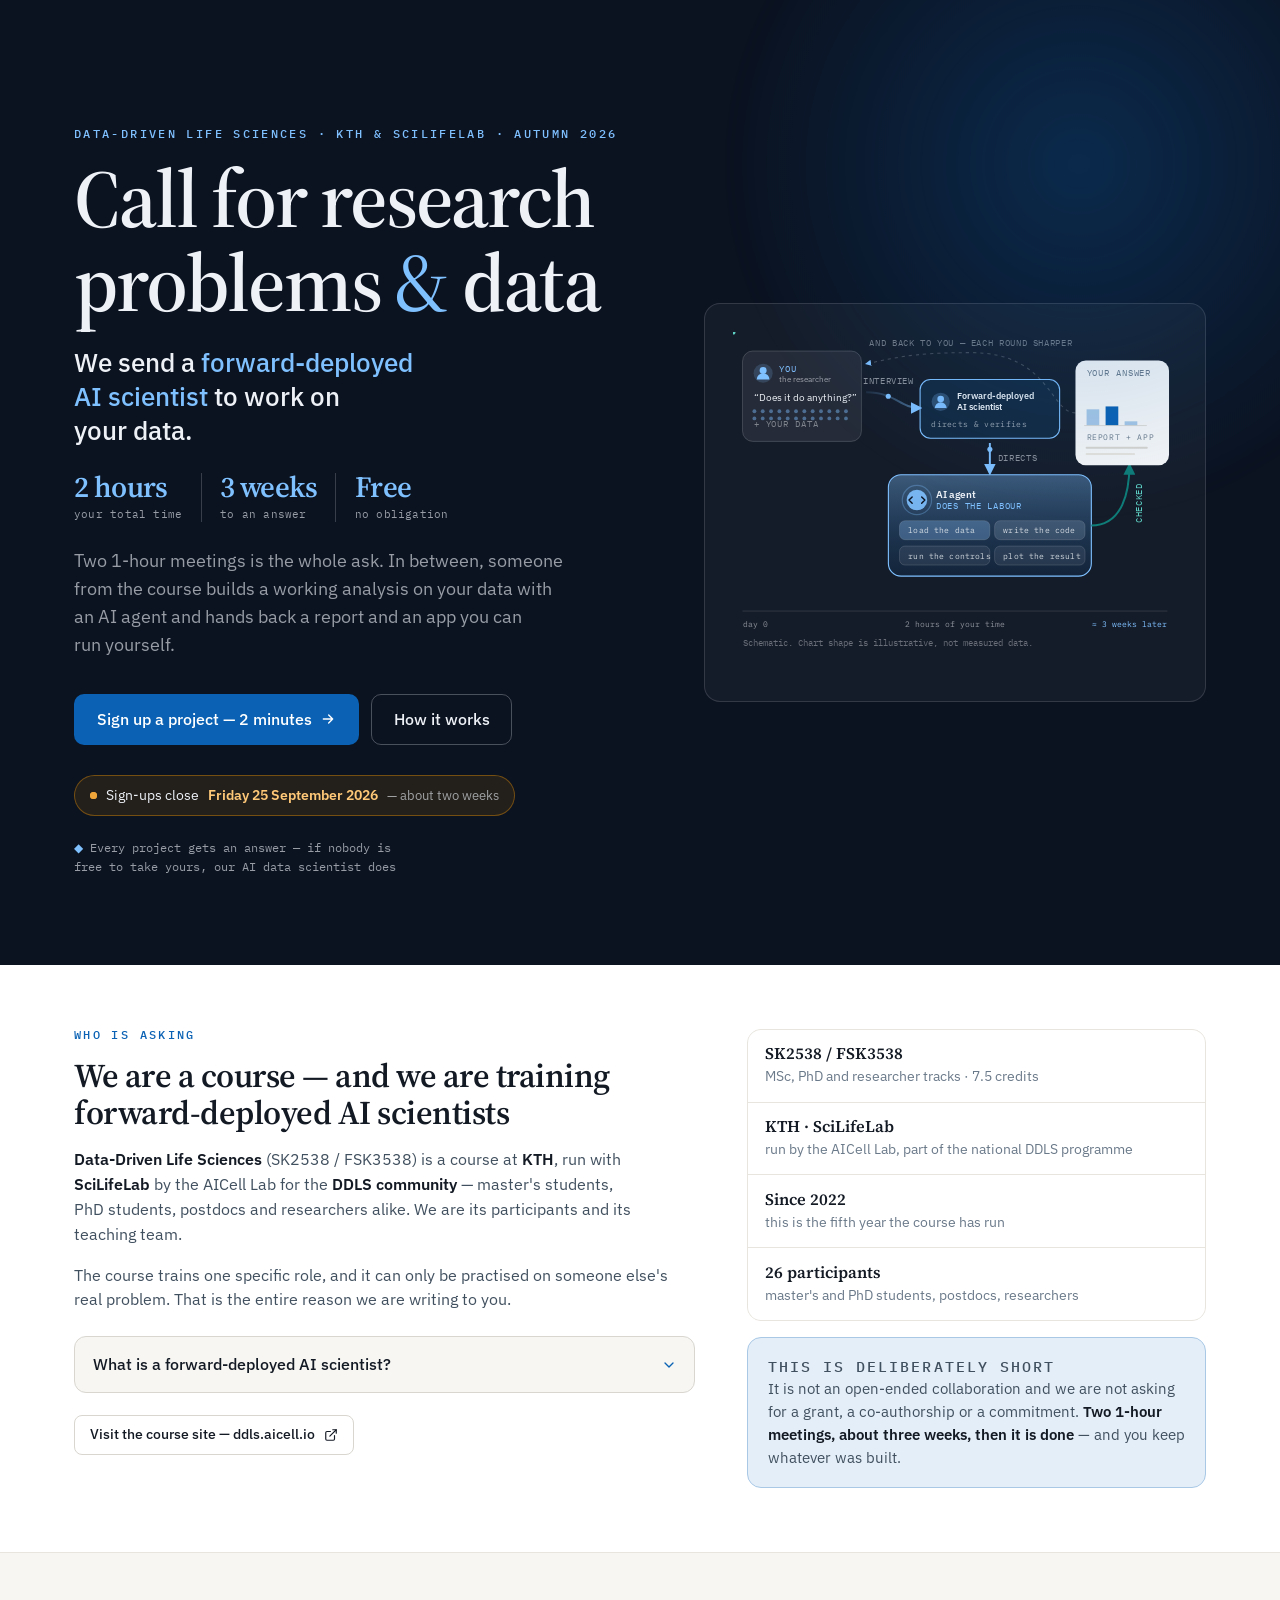
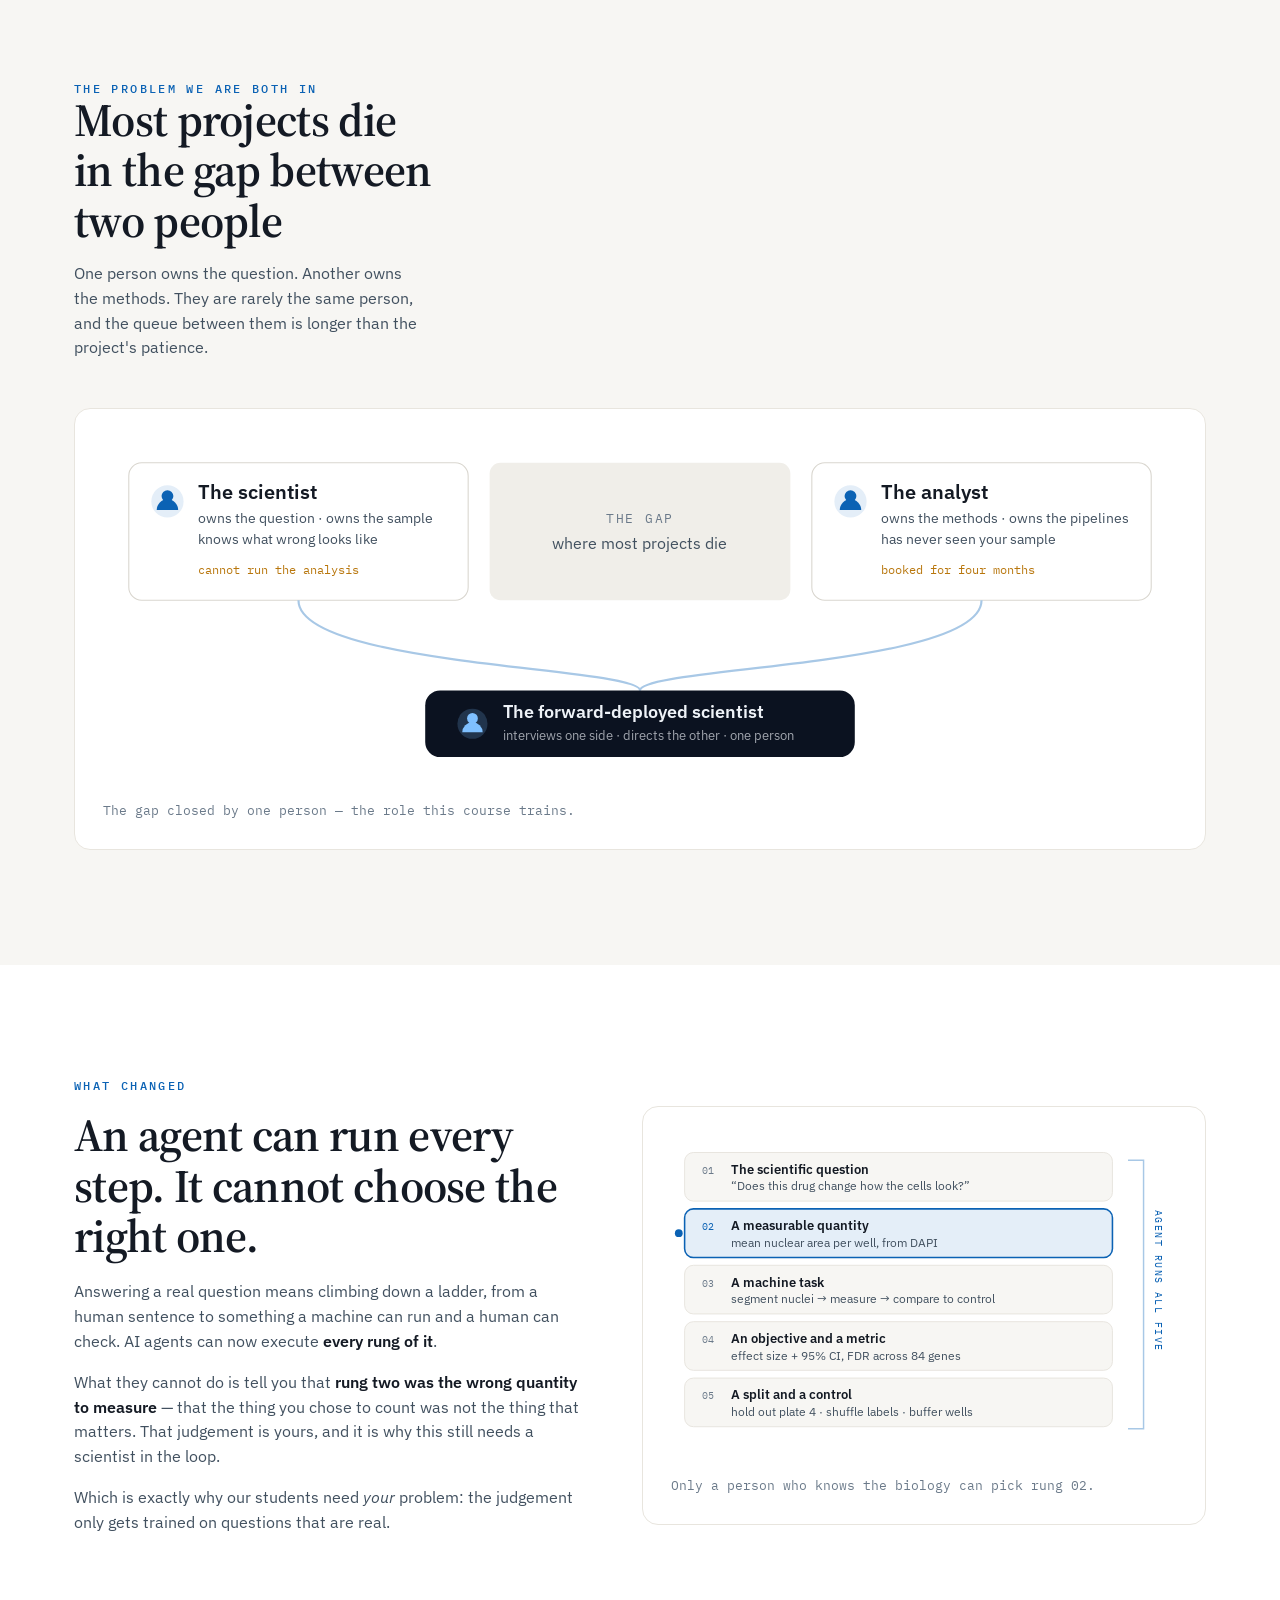
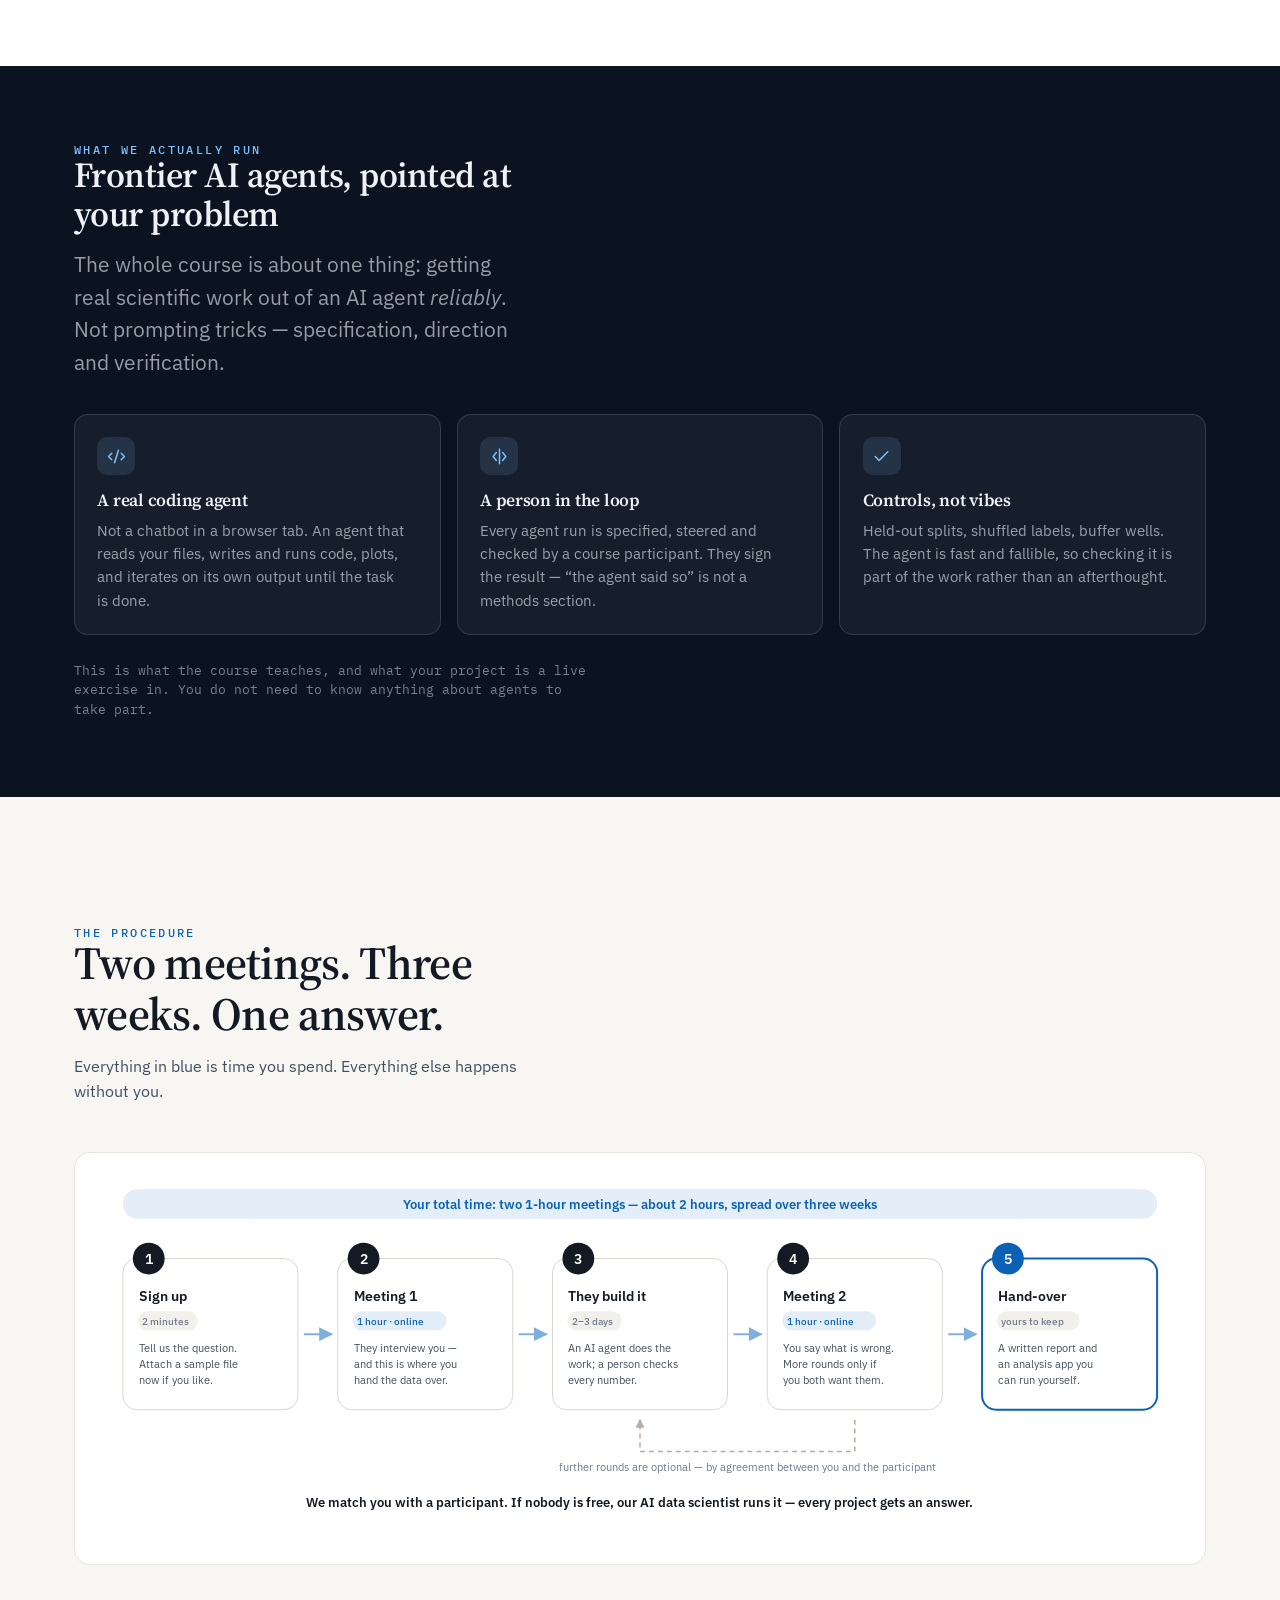
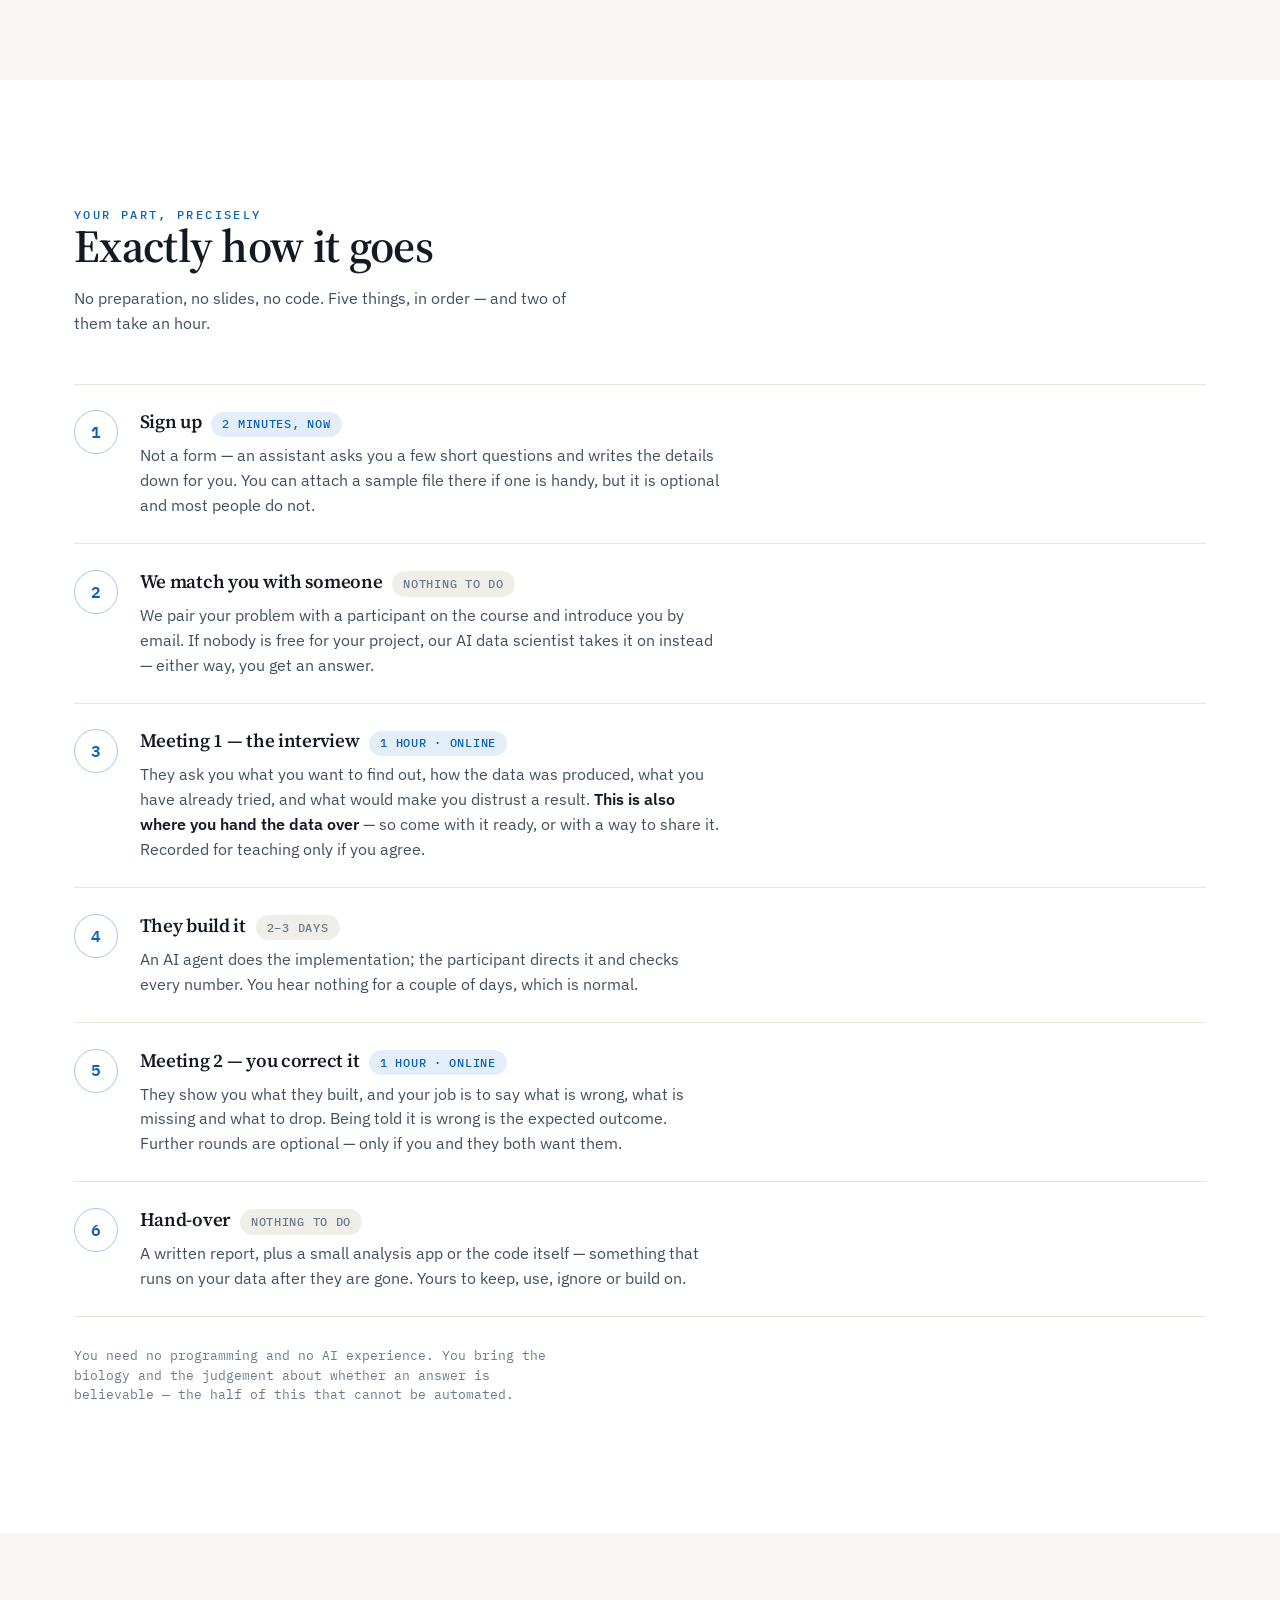
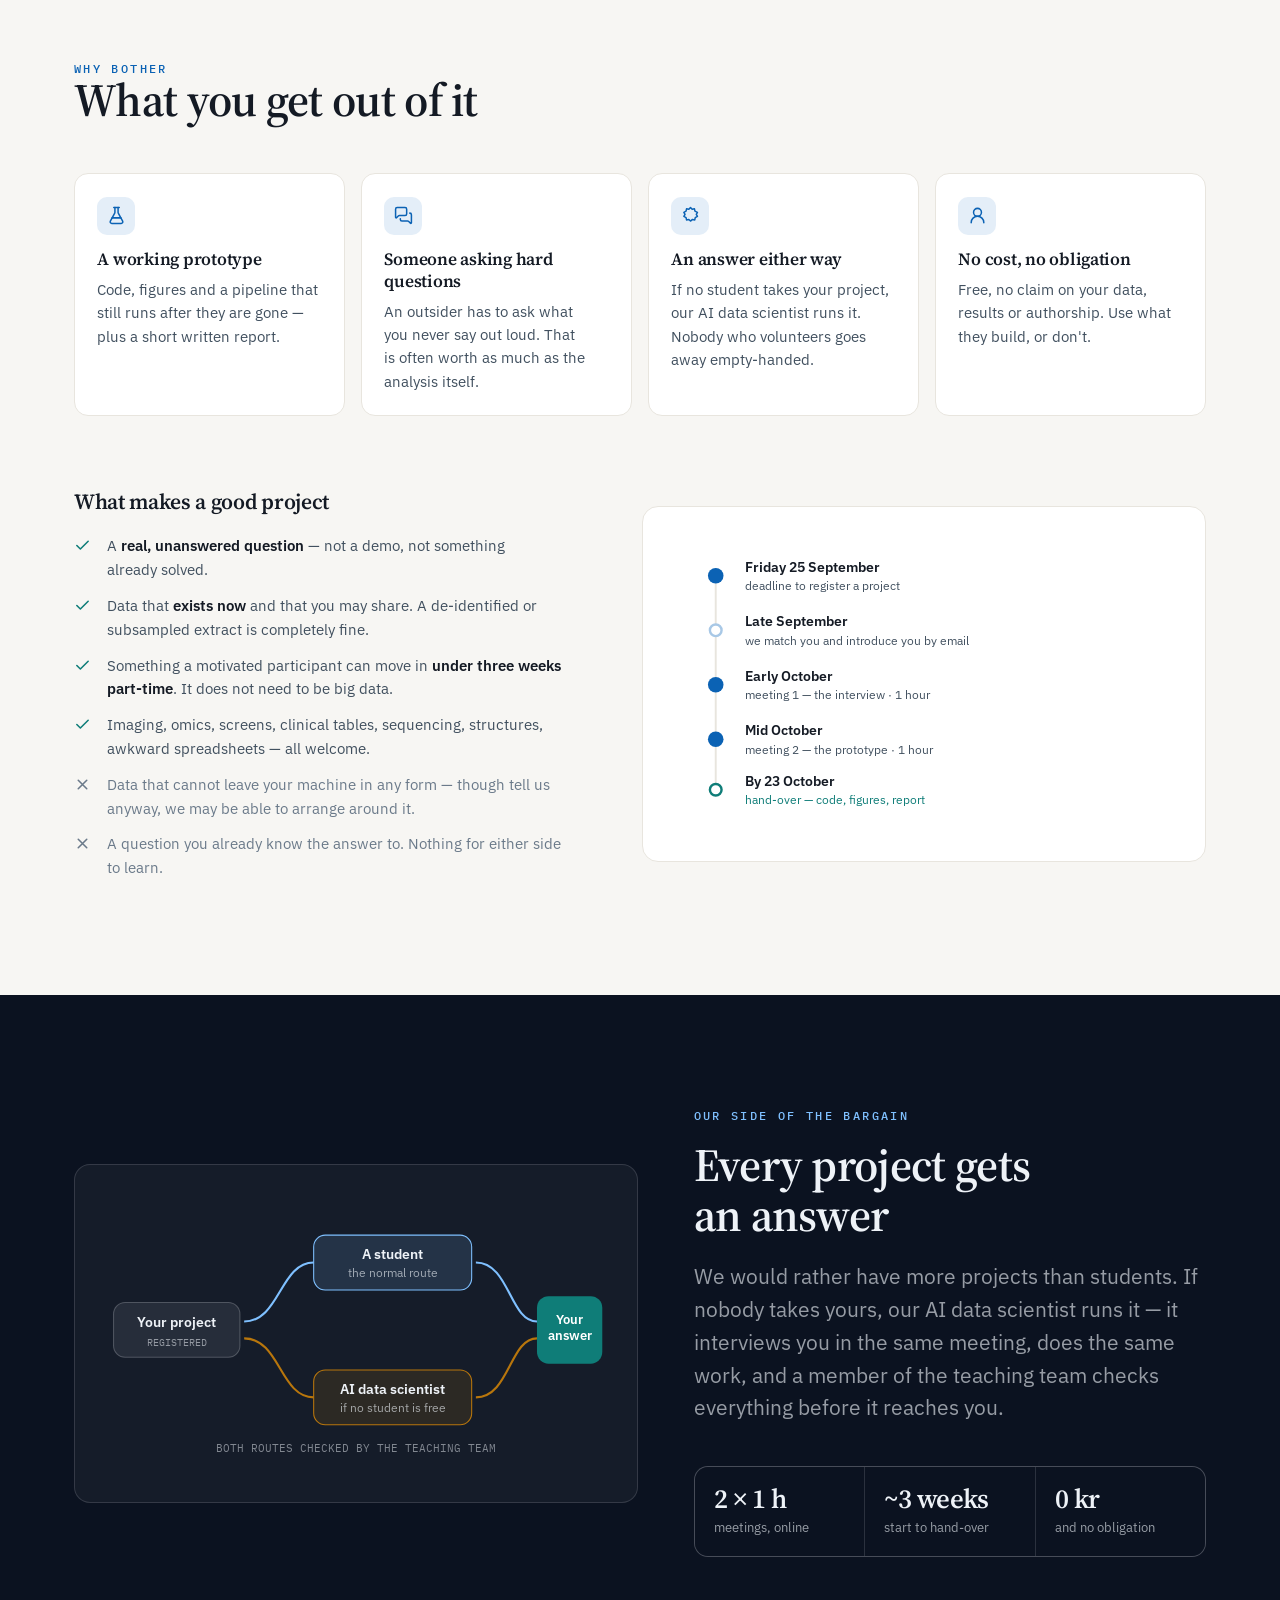
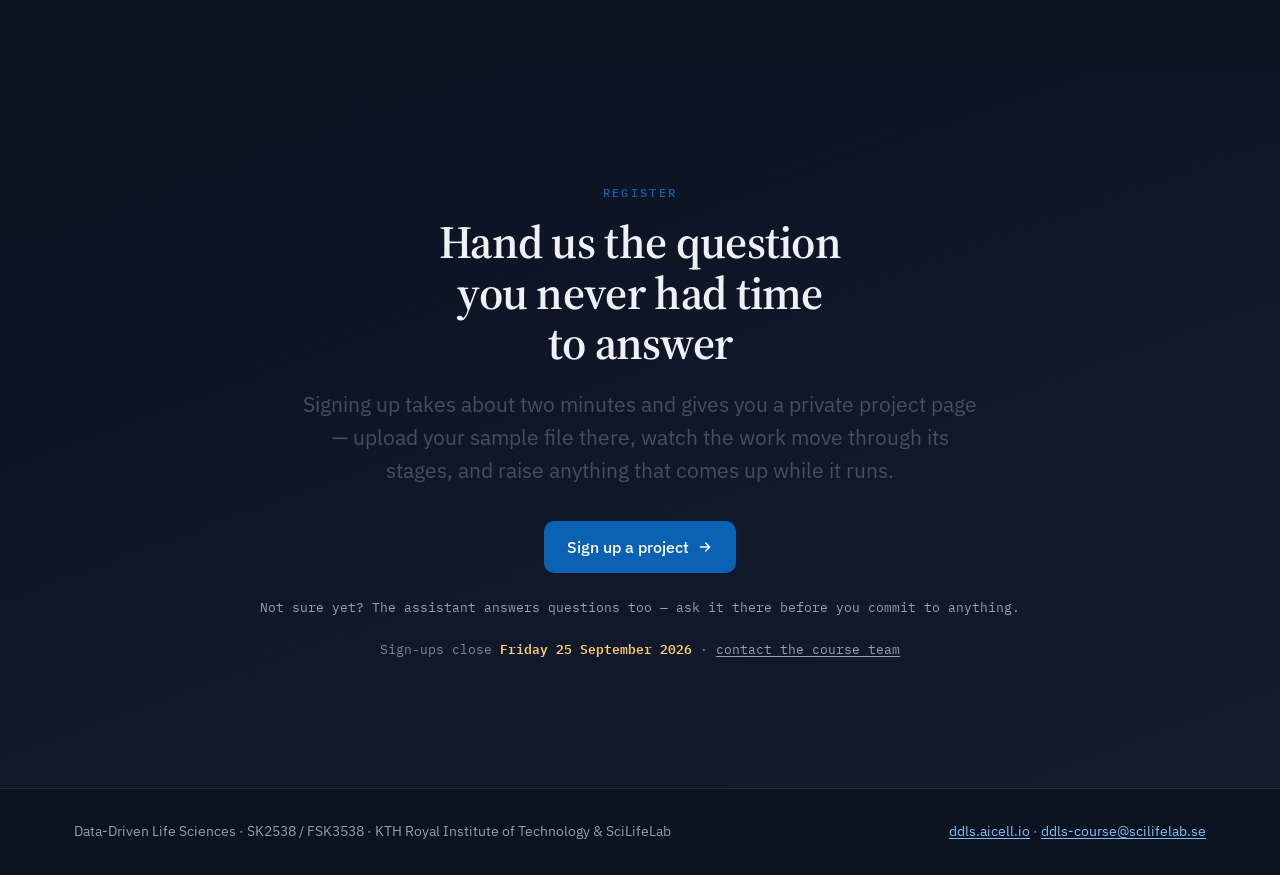
<file: static/call-for-projects-2026/index.html>
<!doctype html>
<html lang="en">
<head>
<meta charset="utf-8">
<meta name="viewport" content="width=device-width, initial-scale=1">
<title>Call for research problems &amp; data — 2 hours of your time, an answer in 3 weeks · DDLS 2026</title>
<meta name="description" content="Two hours of your time, an answer in three weeks, free. Hand us a real biological question and someone on our KTH/SciLifeLab course interviews you, builds the analysis with an AI agent, and hands back a report and an app you can run.">
<meta property="og:title" content="Bring us your data problem — DDLS 2026">
<meta property="og:description" content="2 hours of your time · 3 weeks to an answer · free. A forward-deployed AI scientist from the DDLS course at KTH and SciLifeLab works on your data problem.">
<meta property="og:type" content="website">
<link rel="icon" href="data:image/svg+xml,<svg xmlns='http://www.w3.org/2000/svg' viewBox='0 0 24 24' fill='none' stroke='%230b62b4' stroke-width='2' stroke-linecap='round'><path d='M2 15c6.667-6 13.333 0 20-6'/><path d='M15 2c-1.798 1.998-2.518 3.995-2.807 5.993'/><path d='M9 22c1.798-1.998 2.518-3.995 2.807-5.993'/></svg>">
<link rel="preconnect" href="https://fonts.googleapis.com">
<link rel="preconnect" href="https://fonts.gstatic.com" crossorigin>
<link href="https://fonts.googleapis.com/css2?family=IBM+Plex+Mono:wght@400;500&family=IBM+Plex+Sans:wght@400;500;600&family=Source+Serif+4:opsz,wght@8..60,400;8..60,600;8..60,700&display=swap" rel="stylesheet">
<style>
/* ===========================================================================
   DDLS 2026 — data-owner recruitment page.
   Visual system lifted from the Module 1 lecture deck (deck.css): warm paper,
   deep navy for chapter breaks, ONE blue accent, Source Serif 4 + IBM Plex.
   =========================================================================== */
:root{
  --paper:#f7f6f3; --white:#fff; --ink:#141a24; --ink-2:#41505f; --ink-3:#6b7a8a;
  --rule:#d9d6cf; --rule-2:#e8e5de;
  --deep:#0b1220; --deep-2:#131c30; --on-deep:#eef2f7; --on-deep-2:rgba(238,242,247,.62);
  --blue:#0b62b4; --blue-soft:#e4eef8; --blue-line:#a8c8e6; --blue-bright:#7fc0ff;
  --teal:#0f7d78; --amber:#b8760c; --magenta:#98306b;
  --serif:'Source Serif 4',Georgia,'Times New Roman',serif;
  --sans:'IBM Plex Sans','Helvetica Neue',Helvetica,sans-serif;
  --mono:'IBM Plex Mono','SFMono-Regular',Menlo,monospace;
  --maxw:1180px;
}
*{box-sizing:border-box;min-width:0}
html{scroll-behavior:smooth}
body{margin:0;background:var(--paper);color:var(--ink);font-family:var(--sans);
     -webkit-font-smoothing:antialiased;text-wrap:pretty;line-height:1.55}
img,svg{max-width:100%}
a{color:var(--blue);text-underline-offset:2px}
.wrap{max-width:var(--maxw);margin:0 auto;padding:0 24px}
section{position:relative}

/* ---- type ---------------------------------------------------------------- */
h1,h2,h3{font-family:var(--serif);margin:0;letter-spacing:-.015em;font-weight:600}
h1{font-size:clamp(2.5rem,6vw,4.6rem);line-height:1.02;letter-spacing:-.025em}
h2{font-size:clamp(1.8rem,3.6vw,2.9rem);line-height:1.1}
h3{font-size:clamp(1.15rem,1.9vw,1.4rem);line-height:1.25}
.eyebrow{font:500 .74rem/1 var(--mono);letter-spacing:.2em;text-transform:uppercase;
         color:var(--blue);margin:0 0 1.1rem}
.deep .eyebrow{color:var(--blue-bright)}
.lead{font-size:clamp(1.06rem,1.7vw,1.32rem);color:var(--ink-2);line-height:1.55;max-width:40ch;margin:0}
.deep .lead{color:var(--on-deep-2)}
.body{color:var(--ink-2);max-width:62ch}
strong{font-weight:600;color:var(--ink)}
.deep strong{color:var(--on-deep)}
.hi{color:var(--blue)} .deep .hi{color:var(--blue-bright)}
.note{font:400 .82rem/1.5 var(--mono);color:var(--ink-3)}

/* ---- surfaces ------------------------------------------------------------ */
.deep{background:var(--deep);color:var(--on-deep)}
.plate{background:var(--white)}
.pad{padding:clamp(4rem,9vw,7.5rem) 0}
.pad-s{padding:clamp(2.5rem,5vw,4rem) 0}
.hr{height:1px;background:var(--rule-2);border:0;margin:0}

/* ---- sticky bar ---------------------------------------------------------- */
.bar{position:fixed;inset:0 0 auto;z-index:60;background:rgba(247,246,243,.9);
     backdrop-filter:blur(10px);border-bottom:1px solid transparent;
     transform:translateY(-100%);transition:transform .35s ease,border-color .35s}
.bar.on{transform:none;border-bottom-color:var(--rule-2)}
.bar .wrap{display:flex;align-items:center;justify-content:space-between;height:60px;gap:1rem}
.bar b{font-family:var(--serif);font-size:1.02rem;font-weight:600}
.bar .sub{color:var(--ink-3);font-size:.86rem}
@media(max-width:620px){.bar .sub{display:none}}

/* ---- buttons ------------------------------------------------------------- */
.btn{display:inline-flex;align-items:center;gap:.55rem;font-weight:500;font-size:.98rem;
     border-radius:10px;padding:.78rem 1.35rem;text-decoration:none;border:1px solid transparent;
     transition:transform .18s ease,background .18s ease,border-color .18s ease;white-space:nowrap}
.btn:hover{transform:translateY(-1px)}
.btn-p{background:var(--blue);color:#fff}
.btn-p:hover{background:#094e90}
.btn-g{background:transparent;color:var(--ink);border-color:var(--rule)}
.btn-g:hover{border-color:var(--blue-line);background:var(--white)}
.deep .btn-g{color:var(--on-deep);border-color:rgba(238,242,247,.28)}
.deep .btn-g:hover{border-color:rgba(238,242,247,.55);background:rgba(238,242,247,.06)}
.btn-sm{padding:.5rem .95rem;font-size:.88rem;border-radius:8px}
.cta-row{display:flex;flex-wrap:wrap;gap:.75rem;margin-top:2.2rem}

/* ---- hero ---------------------------------------------------------------- */
.hero{background:var(--deep);color:var(--on-deep);overflow:hidden;
      padding:clamp(5rem,11vw,8rem) 0 clamp(3.5rem,7vw,5.5rem)}
.hero .grid{display:grid;gap:clamp(2.5rem,5vw,4rem);align-items:center;
            grid-template-columns:minmax(0,1.06fr) minmax(0,.94fr)}
.heroFig{padding:clamp(.75rem,1.4vw,1.15rem)}
.heroSvg{display:block;width:100%;height:auto}
@media(max-width:1080px){.hero .grid{grid-template-columns:1fr}
  .heroFig{max-width:640px}}
.hero h1{font-size:clamp(2.7rem,6.4vw,5.1rem)}
.hero h1 .l{display:block;opacity:0;transform:translateY(22px);
            animation:rise .9s cubic-bezier(.2,.7,.3,1) forwards}
.hero h1 .l:nth-child(2){animation-delay:.1s}
.hero h1 .amp{font-style:normal;color:var(--blue-bright);font-weight:400}
.hero .kicker{margin:1.4rem 0 0;font-size:clamp(1.15rem,2.1vw,1.62rem);line-height:1.3;
              font-weight:500;color:var(--on-deep);max-width:22ch;
              opacity:0;transform:translateY(18px);
              animation:rise .8s cubic-bezier(.2,.7,.3,1) .24s forwards}
.hero .lead{margin-top:1.5rem;font-size:clamp(1rem,1.5vw,1.14rem);max-width:46ch}
.hero .lead,.hero .cta-row,.hero .trust{opacity:0;transform:translateY(18px);
            animation:rise .8s cubic-bezier(.2,.7,.3,1) .38s forwards}
.hero .cta-row{animation-delay:.5s}
.hero .trust{animation-delay:.62s}
@keyframes rise{to{opacity:1;transform:none}}
/* Three across, always — the whole point is that the deal reads in one glance. */
.deal{list-style:none;margin:1.6rem 0 0;padding:0;display:grid;
      grid-template-columns:repeat(3,minmax(0,auto));justify-content:start;
      opacity:0;transform:translateY(18px);
      animation:rise .8s cubic-bezier(.2,.7,.3,1) .32s forwards}
.deal li{padding:0 1.15rem;border-left:1px solid rgba(238,242,247,.2);min-width:0}
.deal li:first-child{padding-left:0;border-left:0}
.deal b{display:block;font:600 clamp(1.35rem,2.3vw,1.85rem)/1 var(--serif);
        letter-spacing:-.02em;color:var(--blue-bright);white-space:nowrap}
.deal span{display:block;margin-top:.32rem;font:400 .68rem/1.3 var(--mono);
           letter-spacing:.02em;color:var(--on-deep-2)}
@media(max-width:420px){.deal li{padding:0 .8rem}.deal span{font-size:.62rem}}
.deadline{display:inline-flex;align-items:center;gap:.55rem;margin:1.9rem 0 0;
          border:1px solid rgba(184,118,12,.55);background:rgba(184,118,12,.14);
          border-radius:99px;padding:.5rem .95rem;font-size:.9rem;color:var(--on-deep);
          opacity:0;transform:translateY(18px);
          animation:rise .8s cubic-bezier(.2,.7,.3,1) .56s forwards}
.deadline strong{color:#ffc978;font-weight:600}
.dl-sub{color:var(--on-deep-2);font-size:.84rem}
.dl-dot{width:7px;height:7px;border-radius:50%;background:#f0a53a;flex:none}
.dl-dot::after{content:"";display:block;width:7px;height:7px;border-radius:50%;
               background:#f0a53a;animation:pulse 2.4s ease-out infinite}
@keyframes pulse{0%{transform:scale(1);opacity:.7}70%{transform:scale(3.2);opacity:0}100%{opacity:0}}
@media(prefers-reduced-motion:reduce){.dl-dot::after{animation:none}}
.trust{margin-top:1.4rem;display:flex;flex-wrap:wrap;gap:.5rem 1.15rem;max-width:46ch;
       font:400 .78rem/1.55 var(--mono);color:var(--on-deep-2)}
.trust i{font-style:normal;color:var(--blue-bright)}
.glow{position:absolute;width:min(70vw,760px);aspect-ratio:1;border-radius:50%;
      background:radial-gradient(circle,rgba(11,98,180,.30),transparent 66%);
      top:-24%;right:-14%;pointer-events:none;filter:blur(6px)}

/* ---- figure frames ------------------------------------------------------- */
figure{margin:0}
.fig{background:var(--white);border:1px solid var(--rule-2);border-radius:16px;
     padding:clamp(1rem,2.2vw,1.75rem);overflow-x:auto}
.deep .fig{background:rgba(238,242,247,.045);border-color:rgba(238,242,247,.14)}
figcaption{margin-top:.85rem;font:400 .82rem/1.5 var(--mono);color:var(--ink-3)}
.deep figcaption{color:rgba(238,242,247,.5)}

/* ---- generic layout helpers --------------------------------------------- */
.split{display:grid;gap:clamp(2rem,4.5vw,3.5rem);align-items:center;
       grid-template-columns:minmax(0,1fr) minmax(0,1.1fr)}
.split.rev{grid-template-columns:minmax(0,1.1fr) minmax(0,1fr)}
@media(max-width:880px){.split,.split.rev{grid-template-columns:1fr}}
.head{max-width:40ch;margin-bottom:clamp(2rem,4vw,3rem)}
.head.wide{max-width:52ch}
.head p{margin:.9rem 0 0}

/* ---- who we are ---------------------------------------------------------- */
.who{display:grid;gap:clamp(2rem,4vw,3.5rem);grid-template-columns:minmax(0,1.15fr) minmax(0,.85fr);
     align-items:start}
@media(max-width:880px){.who{grid-template-columns:1fr}}
.whoList{list-style:none;margin:0;padding:0;display:grid;gap:1px;background:var(--rule-2);
         border:1px solid var(--rule-2);border-radius:14px;overflow:hidden}
.whoList li{background:var(--white);padding:.9rem 1.1rem}
.whoList b{display:block;font:600 1.02rem/1.2 var(--serif);color:var(--ink)}
.whoList span{display:block;margin-top:.15rem;font-size:.85rem;color:var(--ink-3)}

/* ---- wide vs narrow ------------------------------------------------------
   Below 760px the SVG figures scale their labels down to 3-7px, which is not
   readable. Each one has a native-HTML twin that takes over on phones. */
.narrowOnly{display:none}
@media(max-width:900px){
  .wideOnly{display:none!important}
  .narrowOnly{display:block}
}

/* stacked step list (workflow + hero flow on phones) */
.mSteps{list-style:none;margin:0;padding:0;counter-reset:ms}
.mStep{position:relative;display:grid;grid-template-columns:auto 1fr;gap:.85rem;
       padding:.85rem 0}
.mStep+.mStep{border-top:1px solid var(--rule-2)}
.mStep .dot{counter-increment:ms;width:30px;height:30px;border-radius:50%;flex:none;
            background:var(--ink);color:#fff;display:flex;align-items:center;
            justify-content:center;font:600 .82rem/1 var(--mono)}
.mStep .dot::before{content:counter(ms)}
.mSteps[style*="counter-reset:none"] .dot::before{content:none}
.mStep.last .dot{background:var(--blue)}
.mStep h4{margin:.15rem 0 0;font:600 1rem/1.25 var(--serif)}
.mStep p{margin:.3rem 0 0;font-size:.88rem;line-height:1.5;color:var(--ink-2)}
.mChip{display:inline-block;margin-top:.35rem;font:500 .68rem/1 var(--mono);
       letter-spacing:.04em;text-transform:uppercase;border-radius:99px;padding:.35rem .6rem;
       color:var(--blue);background:var(--blue-soft)}
.mChip.grey{color:var(--ink-3);background:#f0eee9}
.mNote{margin:.9rem 0 0;padding:.7rem .85rem;border-left:3px solid var(--rule);
       background:var(--paper);font-size:.84rem;line-height:1.5;color:var(--ink-2)}
.deep .mNote{border-left-color:rgba(238,242,247,.25);background:rgba(238,242,247,.05);
             color:var(--on-deep-2)}
.mBand{margin:0 0 .9rem;border-radius:10px;background:var(--blue-soft);color:var(--blue);
       padding:.6rem .8rem;font:600 .82rem/1.35 var(--sans);text-align:center}

/* stacked "flow" cards: A -> B -> C with arrows between */
.mFlow{list-style:none;margin:0;padding:0}
.mFlow li{border:1px solid var(--rule-2);border-radius:12px;padding:.8rem .9rem;
          background:var(--white)}
.deep .mFlow li{background:rgba(238,242,247,.05);border-color:rgba(238,242,247,.16)}
.mFlow li+li{margin-top:1.6rem;position:relative}
.mFlow li+li::before{content:"";position:absolute;left:50%;top:-1.25rem;width:1px;height:.9rem;
                     background:var(--rule)}
.deep .mFlow li+li::before{background:rgba(238,242,247,.3)}
.mFlow li+li::after{content:"";position:absolute;left:50%;top:-.45rem;width:7px;height:7px;
                    border-right:1.5px solid var(--rule);border-bottom:1.5px solid var(--rule);
                    transform:translateX(-50%) rotate(45deg)}
.deep .mFlow li+li::after{border-color:rgba(238,242,247,.4)}
.mFlow .lab{font:500 .66rem/1 var(--mono);letter-spacing:.14em;text-transform:uppercase;
            color:var(--blue)}
.deep .mFlow .lab{color:var(--blue-bright)}
.mFlow b{display:block;margin-top:.3rem;font:600 .98rem/1.3 var(--serif);color:var(--ink)}
.deep .mFlow b{color:var(--on-deep)}
.mFlow span{display:block;margin-top:.2rem;font-size:.84rem;line-height:1.45;color:var(--ink-2)}
.deep .mFlow span{color:var(--on-deep-2)}
.mFlow .tasks{display:flex;flex-wrap:wrap;gap:.35rem;margin-top:.55rem}
.mFlow .tasks i{font-style:normal;font:400 .7rem/1 var(--mono);border-radius:99px;
                padding:.35rem .55rem;background:rgba(127,192,255,.16);color:#bfe0ff}

/* ---- foldable explainer -------------------------------------------------- */
.fold{margin-top:1.5rem;border:1px solid var(--rule);border-radius:12px;background:var(--paper);
      overflow:hidden}
.fold summary{list-style:none;cursor:pointer;display:flex;align-items:center;gap:.75rem;
              padding:.95rem 1.1rem;font-weight:500;color:var(--ink);user-select:none}
.fold summary::-webkit-details-marker{display:none}
.fold summary:hover{background:#f2f0eb}
.fold .q{flex:1;font-size:.98rem}
.fold .chev{flex:none;color:var(--blue);transition:transform .25s ease}
.fold[open] .chev{transform:rotate(180deg)}
.foldBody{padding:0 1.1rem 1.1rem;border-top:1px solid var(--rule-2)}
.foldBody p{margin:.85rem 0 0;font-size:.95rem;line-height:1.6;color:var(--ink-2)}
.foldBody blockquote{margin:.95rem 0 0;padding:.85rem 1rem;border-left:3px solid var(--blue-line);
                     background:var(--white);border-radius:0 8px 8px 0;
                     font-family:var(--serif);font-size:1.02rem;line-height:1.5;color:var(--ink)}

/* ---- the short-commitment note ------------------------------------------- */
.shortBox{margin-top:1rem;border:1px solid var(--blue-line);background:var(--blue-soft);
          border-radius:14px;padding:1.1rem 1.25rem}
.shortTitle{margin:0 0 .4rem;font:500 .72rem/1 var(--mono);letter-spacing:.14em;
            text-transform:uppercase;color:var(--blue)}
.shortBox p{margin:0;font-size:.92rem;line-height:1.55;color:var(--ink-2)}
.shortBox strong{color:var(--ink)}

/* ---- cards --------------------------------------------------------------- */
.cards{display:grid;gap:1rem;grid-template-columns:repeat(auto-fit,minmax(238px,1fr))}
.card{background:var(--white);border:1px solid var(--rule-2);border-radius:14px;padding:1.4rem}
.deep .card{background:rgba(238,242,247,.05);border-color:rgba(238,242,247,.14)}
.card h3{margin-bottom:.45rem;font-size:1.08rem}
.card p{margin:0;font-size:.94rem;color:var(--ink-2)}
.deep .card p{color:var(--on-deep-2)}
.ic{width:38px;height:38px;border-radius:10px;background:var(--blue-soft);color:var(--blue);
    display:flex;align-items:center;justify-content:center;margin-bottom:.9rem}
.deep .ic{background:rgba(127,192,255,.13);color:var(--blue-bright)}
.ic svg{width:19px;height:19px;stroke:currentColor;fill:none;stroke-width:1.9;
        stroke-linecap:round;stroke-linejoin:round}

/* ---- numbered duty list -------------------------------------------------- */
.duties{list-style:none;margin:0;padding:0;counter-reset:d}
.duty{display:grid;grid-template-columns:auto 1fr;gap:1.35rem;padding:1.6rem 0;
      border-top:1px solid var(--rule-2);align-items:start}
.duty:last-child{border-bottom:1px solid var(--rule-2)}
.duty .n{counter-increment:d;width:44px;height:44px;border-radius:50%;flex:none;
         border:1.5px solid var(--blue-line);color:var(--blue);background:var(--white);
         display:flex;align-items:center;justify-content:center;
         font:600 1.02rem/1 var(--mono)}
.duty .n::before{content:counter(d)}
.duty h3{font-size:1.18rem}
.duty p{margin:.4rem 0 0;color:var(--ink-2);max-width:58ch}
.chip{display:inline-block;font:500 .74rem/1 var(--mono);letter-spacing:.06em;
      text-transform:uppercase;color:var(--blue);background:var(--blue-soft);
      border-radius:99px;padding:.42rem .7rem;margin-left:.6rem;vertical-align:2px}
.chip.grey{color:var(--ink-3);background:#f0eee9}
.duty .top{display:flex;flex-wrap:wrap;align-items:baseline}

/* ---- yes / no list ------------------------------------------------------- */
.fit{list-style:none;margin:0;padding:0;display:grid;gap:.75rem}
.fit li{display:grid;grid-template-columns:22px 1fr;gap:.7rem;align-items:start;
        font-size:.96rem;color:var(--ink-2)}
.fit svg{width:17px;height:17px;margin-top:3px;stroke-width:2.2;fill:none;
         stroke-linecap:round;stroke-linejoin:round}
.fit .y svg{stroke:var(--teal)} .fit .n svg{stroke:var(--ink-3)}
.fit .n{color:var(--ink-3)}

/* ---- stat strip ---------------------------------------------------------- */
.stats{display:grid;grid-template-columns:repeat(auto-fit,minmax(150px,1fr));
       gap:1px;background:var(--rule-2);border:1px solid var(--rule-2);
       border-radius:14px;overflow:hidden;margin-top:2.6rem}
.deep .stats{background:rgba(238,242,247,.14);border-color:rgba(238,242,247,.14)}
.stat{background:var(--paper);padding:1.15rem 1.2rem}
.deep .stat{background:var(--deep)}
.stat b{display:block;font:600 1.7rem/1 var(--serif);letter-spacing:-.02em}
.stat span{display:block;margin-top:.35rem;font-size:.8rem;color:var(--ink-3)}
.deep .stat span{color:var(--on-deep-2)}

/* ---- reveal on scroll ---------------------------------------------------- */
.rv{opacity:0;transform:translateY(26px);transition:opacity .75s ease,transform .75s cubic-bezier(.2,.7,.3,1)}
.rv.in{opacity:1;transform:none}
.rv-d1{transition-delay:.09s}.rv-d2{transition-delay:.18s}
.rv-d3{transition-delay:.27s}.rv-d4{transition-delay:.36s}

/* ---- SVG animation primitives -------------------------------------------- */
.draw{stroke-dasharray:var(--len,900);stroke-dashoffset:var(--len,900)}
.in .draw{animation:draw 1.5s cubic-bezier(.35,.6,.3,1) forwards}
@keyframes draw{to{stroke-dashoffset:0}}
.pop{opacity:0;transform-box:fill-box;transform-origin:center;transform:scale(.86)}
.in .pop{animation:pop .5s cubic-bezier(.2,.8,.3,1) forwards}
@keyframes pop{to{opacity:1;transform:none}}
.fade{opacity:0}.in .fade{animation:fade .7s ease forwards}
@keyframes fade{to{opacity:1}}

/* ---- final CTA ----------------------------------------------------------- */
.final{background:linear-gradient(160deg,var(--deep),var(--deep-2));color:var(--on-deep);
       text-align:center;overflow:hidden}
.final h2{max-width:20ch;margin:0 auto}
.final .lead{margin:1.2rem auto 0;max-width:52ch}
.final .cta-row{justify-content:center}
.foot{background:var(--deep);color:var(--on-deep-2);border-top:1px solid rgba(238,242,247,.12);
      padding:2rem 0;font-size:.86rem}
.foot .wrap{display:flex;flex-wrap:wrap;gap:1rem;justify-content:space-between}
.foot a{color:var(--blue-bright)}

@media(prefers-reduced-motion:reduce){
  *,*::before,*::after{animation:none!important;transition:none!important}
  .rv{opacity:1;transform:none}
  .draw{stroke-dashoffset:0}.pop,.fade{opacity:1;transform:none}
  html{scroll-behavior:auto}
}
</style>
</head>
<body>

<!-- ============================ sticky bar ============================ -->
<div class="bar" id="bar">
  <div class="wrap">
    <div><b>Data-Driven Life Sciences</b> <span class="sub">· <strong style="color:var(--blue);font-weight:600">closes Fri 25 Sept</strong></span></div>
    <a class="btn btn-p btn-sm" href="#join">Sign up a project</a>
  </div>
</div>

<!-- ============================ hero ============================ -->
<header class="hero deep">
  <div class="glow"></div>
  <div class="wrap grid">
    <div>
      <p class="eyebrow">Data-Driven Life Sciences · KTH &amp; SciLifeLab · Autumn 2026</p>
      <h1>
        <span class="l">Call for research</span>
        <span class="l">problems <em class="amp">&amp;</em> data</span>
      </h1>
      <p class="kicker">
        We send a <span class="hi">forward-deployed AI scientist</span> to work on your data.
      </p>
      <ul class="deal">
        <li><b>2 hours</b><span>your total time</span></li>
        <li><b>3 weeks</b><span>to an answer</span></li>
        <li><b>Free</b><span>no obligation</span></li>
      </ul>
      <p class="lead">
        Two 1-hour meetings is the whole ask. In between, someone from the course builds a
        working analysis on your data with an AI agent and hands back a report and an app you
        can run yourself.
      </p>
      <div class="cta-row">
        <a class="btn btn-p" href="#join">
          Sign up a project — 2 minutes
          <svg width="16" height="16" viewBox="0 0 24 24" fill="none" stroke="currentColor" stroke-width="2" stroke-linecap="round" stroke-linejoin="round"><path d="M5 12h14M13 6l6 6-6 6"/></svg>
        </a>
        <a class="btn btn-g" href="#how">How it works</a>
      </div>
      <p class="deadline">
        <span class="dl-dot"></span>
        Sign-ups close <strong>Friday 25 September 2026</strong>
        <span class="dl-sub">— about two weeks</span>
      </p>
      <div class="trust">
        <span><i>◆</i> Every project gets an answer — if nobody is free to take yours, our AI
          data scientist does</span>
      </div>
    </div>

    <!-- HERO FIGURE: the loop this whole page is about — you brief a person, the person
         directs a frontier AI agent, and a checked answer comes back to you. Animated with
         SMIL so it loops without JS and still reads correctly frozen in a screenshot. -->
    <figure class="fig heroFig wideOnly" aria-labelledby="hfT hfD">
      <svg viewBox="0 0 560 430" role="img" aria-labelledby="hfT hfD" class="heroSvg">
        <title id="hfT">How a forward-deployed AI scientist works on your problem</title>
        <desc id="hfD">Your question and your data go to a forward-deployed scientist, who
          interviews you and then directs an AI agent. The agent writes and runs the code —
          loading data, analysing, plotting, running controls. The scientist checks every number
          and hands back a report and a runnable app. The cycle repeats until the answer is
          sharp.</desc>

        <defs>
          <linearGradient id="agentGlow" x1="0" y1="0" x2="0" y2="1">
            <stop offset="0" stop-color="#7fc0ff" stop-opacity=".38"/>
            <stop offset="1" stop-color="#0b62b4" stop-opacity=".12"/>
          </linearGradient>
          <linearGradient id="flowA" x1="0" y1="0" x2="1" y2="0">
            <stop offset="0" stop-color="#7fc0ff" stop-opacity=".1"/>
            <stop offset="1" stop-color="#7fc0ff" stop-opacity=".5"/>
          </linearGradient>
          <marker id="hArrow" viewBox="0 0 10 10" refX="8" refY="5" markerWidth="6"
                  markerHeight="6" orient="auto-start-reverse">
            <path d="M0 0 L10 5 L0 10 z" fill="#7fc0ff"/>
          </marker>
          <marker id="hArrowBack" viewBox="0 0 10 10" refX="8" refY="5" markerWidth="6"
                  markerHeight="6" orient="auto-start-reverse">
            <path d="M0 0 L10 5 L0 10 z" fill="#0f7d78"/>
          </marker>
        </defs>

        <!-- ============ 1. YOU ============ -->
        <g class="hg">
          <rect x="12" y="24" width="150" height="114" rx="13"
                fill="rgba(238,242,247,.07)" stroke="rgba(238,242,247,.22)"/>
          <circle cx="38" cy="52" r="12" fill="rgba(127,192,255,.18)"/>
          <circle cx="38" cy="48.5" r="4.4" fill="#7fc0ff"/>
          <path d="M30 60a8 8 0 0 1 16 0" fill="#7fc0ff"/>
          <text x="58" y="50" font-family="IBM Plex Mono, monospace" font-size="11"
                fill="#7fc0ff" letter-spacing="1.5">YOU</text>
          <text x="58" y="63" font-family="IBM Plex Sans, sans-serif" font-size="10"
                fill="rgba(238,242,247,.6)">the researcher</text>
          <text x="26" y="87" font-family="Source Serif 4, serif" font-size="12.5"
                fill="#eef2f7">“Does it do anything?”</text>
          <!-- the dataset, unread -->
          <g fill="#7fc0ff" opacity=".45">
            <g id="hdots"></g>
          </g>
          <text x="26" y="120" font-family="IBM Plex Mono, monospace" font-size="11"
                fill="rgba(238,242,247,.45)" letter-spacing="1.2">+ YOUR DATA</text>
        </g>

        <!-- brief -->
        <path id="pathBrief" d="M168 76 C 205 76, 210 96, 236 96" fill="none"
              stroke="url(#flowA)" stroke-width="2.5" marker-end="url(#hArrow)"/>
        <text x="196" y="66" text-anchor="middle" font-family="IBM Plex Mono, monospace"
              font-size="11" fill="rgba(238,242,247,.55)" letter-spacing=".8">INTERVIEW</text>
        <circle r="3.2" fill="#7fc0ff">
          <animateMotion dur="6s" repeatCount="indefinite" keyPoints="0;1" keyTimes="0;1"
                         calcMode="linear" begin="0s">
            <mpath href="#pathBrief"/>
          </animateMotion>
          <animate attributeName="opacity" values="0;1;1;0" dur="6s" repeatCount="indefinite"/>
        </circle>

        <!-- ============ 2. THE FORWARD-DEPLOYED SCIENTIST ============ -->
        <g class="hg">
          <rect x="236" y="60" width="176" height="74" rx="13" fill="#0b62b4" opacity=".16"/>
          <rect x="236" y="60" width="176" height="74" rx="13" fill="none" stroke="#7fc0ff"
                stroke-width="1.4"/>
          <circle cx="262" cy="88" r="11.5" fill="rgba(127,192,255,.25)"/>
          <circle cx="262" cy="84.5" r="4.2" fill="#7fc0ff"/>
          <path d="M254.5 96a7.5 7.5 0 0 1 15 0" fill="#7fc0ff"/>
          <text x="282" y="84" font-family="IBM Plex Sans, sans-serif" font-size="11.5"
                font-weight="600" fill="#eef2f7">Forward-deployed</text>
          <text x="282" y="98" font-family="IBM Plex Sans, sans-serif" font-size="11.5"
                font-weight="600" fill="#eef2f7">AI scientist</text>
          <text x="250" y="120" font-family="IBM Plex Mono, monospace" font-size="10.5"
                fill="rgba(238,242,247,.62)" letter-spacing=".4">directs &amp; verifies</text>
        </g>

        <!-- directs -->
        <path id="pathDirect" d="M324 140 L 324 178" fill="none" stroke="#7fc0ff"
              stroke-width="2.5" marker-end="url(#hArrow)"/>
        <text x="334" y="163" font-family="IBM Plex Mono, monospace" font-size="11"
              fill="rgba(238,242,247,.55)" letter-spacing=".8">DIRECTS</text>
        <circle r="3.2" fill="#7fc0ff">
          <animateMotion dur="6s" repeatCount="indefinite" begin="1.1s">
            <mpath href="#pathDirect"/>
          </animateMotion>
          <animate attributeName="opacity" values="0;0;1;1;0" dur="6s" keyTimes="0;.18;.22;.34;.4"
                   repeatCount="indefinite" begin="1.1s"/>
        </circle>

        <!-- ============ 3. THE AI AGENT ============ -->
        <g class="hg">
          <rect x="196" y="180" width="256" height="128" rx="16" fill="url(#agentGlow)"/>
          <rect x="196" y="180" width="256" height="128" rx="16" fill="none"
                stroke="#7fc0ff" stroke-width="1.4"/>
          <!-- pulsing core -->
          <circle cx="232" cy="212" r="13" fill="#7fc0ff" opacity=".9"/>
          <circle cx="232" cy="212" r="13" fill="none" stroke="#7fc0ff" stroke-width="1.5">
            <animate attributeName="r" values="13;22;13" dur="3.4s" repeatCount="indefinite"/>
            <animate attributeName="opacity" values=".8;0;.8" dur="3.4s" repeatCount="indefinite"/>
          </circle>
          <path d="M226 208 l-4 4 4 4 M238 208 l4 4 -4 4" stroke="#0b1220" stroke-width="1.8"
                fill="none" stroke-linecap="round" stroke-linejoin="round"/>
          <text x="256" y="209" font-family="IBM Plex Sans, sans-serif" font-size="13"
                font-weight="600" fill="#eef2f7">AI agent</text>
          <text x="256" y="223" font-family="IBM Plex Mono, monospace" font-size="11"
                fill="#7fc0ff" letter-spacing=".9">DOES THE LABOUR</text>

          <!-- what the agent actually does, lighting up in sequence -->
          <g font-family="IBM Plex Mono, monospace" font-size="10" letter-spacing=".2">
            <g>
              <rect x="210" y="238" width="114" height="24" rx="7" fill="rgba(238,242,247,.08)"
                    stroke="rgba(238,242,247,.18)">
                <animate attributeName="fill" values="rgba(238,242,247,.08);rgba(127,192,255,.34);rgba(238,242,247,.08)"
                         dur="5.6s" repeatCount="indefinite" begin="0s"/>
              </rect>
              <text x="221" y="254" fill="rgba(238,242,247,.85)">load the data</text>
            </g>
            <g>
              <rect x="330" y="238" width="114" height="24" rx="7" fill="rgba(238,242,247,.08)"
                    stroke="rgba(238,242,247,.18)">
                <animate attributeName="fill" values="rgba(238,242,247,.08);rgba(127,192,255,.34);rgba(238,242,247,.08)"
                         dur="5.6s" repeatCount="indefinite" begin="1.4s"/>
              </rect>
              <text x="341" y="254" fill="rgba(238,242,247,.85)">write the code</text>
            </g>
            <g>
              <rect x="210" y="270" width="114" height="24" rx="7" fill="rgba(238,242,247,.08)"
                    stroke="rgba(238,242,247,.18)">
                <animate attributeName="fill" values="rgba(238,242,247,.08);rgba(127,192,255,.34);rgba(238,242,247,.08)"
                         dur="5.6s" repeatCount="indefinite" begin="2.8s"/>
              </rect>
              <text x="221" y="286" fill="rgba(238,242,247,.85)">run the controls</text>
            </g>
            <g>
              <rect x="330" y="270" width="114" height="24" rx="7" fill="rgba(238,242,247,.08)"
                    stroke="rgba(238,242,247,.18)">
                <animate attributeName="fill" values="rgba(238,242,247,.08);rgba(127,192,255,.34);rgba(238,242,247,.08)"
                         dur="5.6s" repeatCount="indefinite" begin="4.2s"/>
              </rect>
              <text x="341" y="286" fill="rgba(238,242,247,.85)">plot the result</text>
            </g>
          </g>
        </g>

        <!-- checked, then handed back -->
        <path id="pathCheck" d="M452 244 C 492 244, 500 200, 500 168" fill="none"
              stroke="#0f7d78" stroke-width="2.5" marker-end="url(#hArrowBack)"/>
        <text x="516" y="216" text-anchor="middle" font-family="IBM Plex Mono, monospace"
              font-size="11" fill="#5fd0c4" letter-spacing=".8" transform="rotate(-90 516 216)">CHECKED</text>
        <circle r="3.2" fill="#5fd0c4">
          <animateMotion dur="6s" repeatCount="indefinite" begin="2.6s">
            <mpath href="#pathCheck"/>
          </animateMotion>
          <animate attributeName="opacity" values="0;0;1;1;0" dur="6s" keyTimes="0;.42;.46;.6;.66"
                   repeatCount="indefinite" begin="2.6s"/>
        </circle>

        <!-- ============ 4. WHAT YOU GET ============ -->
        <g class="hg">
          <rect x="432" y="36" width="118" height="132" rx="13" fill="#fff" opacity=".97"/>
          <text x="446" y="55" font-family="IBM Plex Mono, monospace" font-size="11"
                fill="#6b7a8a" letter-spacing="1.1">YOUR ANSWER</text>
          <!-- schematic bars, drawn from no real data -->
          <rect x="446" y="94" width="16" height="24" fill="#a8c8e6">
            <animate attributeName="height" values="0;24" dur=".9s" begin="1.6s" fill="freeze"/>
            <animate attributeName="y" values="118;94" dur=".9s" begin="1.6s" fill="freeze"/>
          </rect>
          <rect x="470" y="76" width="16" height="42" fill="#0b62b4">
            <animate attributeName="height" values="0;42" dur=".9s" begin="1.85s" fill="freeze"/>
            <animate attributeName="y" values="118;76" dur=".9s" begin="1.85s" fill="freeze"/>
          </rect>
          <rect x="494" y="100" width="16" height="18" fill="#a8c8e6">
            <animate attributeName="height" values="0;18" dur=".9s" begin="2.1s" fill="freeze"/>
            <animate attributeName="y" values="118;100" dur=".9s" begin="2.1s" fill="freeze"/>
          </rect>
          <line x1="478" y1="64" x2="478" y2="86" stroke="#141a24" stroke-width="1.2" opacity="0">
            <animate attributeName="opacity" values="0;1" dur=".5s" begin="2.7s" fill="freeze"/>
          </line>
          <line x1="443" y1="118" x2="522" y2="118" stroke="#d9d6cf" stroke-width="1"/>
          <text x="446" y="136" font-family="IBM Plex Mono, monospace" font-size="10.5"
                fill="#6b7a8a" letter-spacing=".8">REPORT + APP</text>
          <line x1="446" y1="146" x2="522" y2="146" stroke="#d9d6cf" stroke-width="2.5" stroke-linecap="round"/>
          <line x1="446" y1="154" x2="506" y2="154" stroke="#e8e5de" stroke-width="2.5" stroke-linecap="round"/>
        </g>

        <!-- the loop back to you -->
        <path d="M432 102 C 400 102, 400 26, 300 26 C 220 26, 200 34, 168 40" fill="none"
              stroke="rgba(238,242,247,.22)" stroke-width="1.3" stroke-dasharray="4 5"
              marker-end="url(#hArrow)"/>
        <text x="300" y="18" text-anchor="middle" font-family="IBM Plex Mono, monospace"
              font-size="11" fill="rgba(238,242,247,.45)" letter-spacing=".8">
          AND BACK TO YOU — EACH ROUND SHARPER</text>

        <!-- footer rule -->
        <line x1="12" y1="352" x2="548" y2="352" stroke="rgba(238,242,247,.16)" stroke-width="1"/>
        <text x="12" y="372" font-family="IBM Plex Mono, monospace" font-size="10.5"
              fill="rgba(238,242,247,.55)">day 0</text>
        <text x="280" y="372" text-anchor="middle" font-family="IBM Plex Mono, monospace"
              font-size="10.5" fill="rgba(238,242,247,.55)">2 hours of your time</text>
        <text x="548" y="372" text-anchor="end" font-family="IBM Plex Mono, monospace"
              font-size="10.5" fill="#7fc0ff">≈ 3 weeks later</text>
        <text x="12" y="396" font-family="IBM Plex Mono, monospace" font-size="11"
              fill="rgba(238,242,247,.38)">Schematic. Chart shape is illustrative, not measured data.</text>
      </svg>
    </figure>

    <div class="narrowOnly">
      <ul class="mFlow">
        <li>
          <span class="lab">You</span>
          <b>Your question &amp; your data</b>
          <span>“Does it do anything?” — plus the dataset nobody has had time to read.</span>
        </li>
        <li>
          <span class="lab">Interviews you, then directs</span>
          <b>A forward-deployed AI scientist</b>
          <span>Specifies · directs · verifies. Someone from the course, not a black box.</span>
        </li>
        <li>
          <span class="lab">Does the labour</span>
          <b>An AI agent</b>
          <span>The person supplies the judgement; the agent does the work.</span>
          <span class="tasks"><i>load the data</i><i>write the code</i><i>run the controls</i><i>plot the result</i></span>
        </li>
        <li>
          <span class="lab">Checked, then handed back</span>
          <b>Your answer</b>
          <span>A written report and an app you can run yourself — then round two, sharper.</span>
        </li>
      </ul>
      <p class="mNote">2 hours of your time · ≈ 3 weeks end to end</p>
    </div>
  </div>
</header>

<!-- ============================ who is asking ============================ -->
<section class="pad-s plate" style="border-bottom:1px solid var(--rule-2)">
  <div class="wrap who">
    <div class="rv">
      <p class="eyebrow">Who is asking</p>
      <h2 style="font-size:clamp(1.5rem,2.6vw,2.1rem)">
        We are a course — and we are training<br>forward-deployed AI scientists
      </h2>
      <p class="body" style="margin-top:1rem">
        <strong>Data-Driven Life Sciences</strong> (SK2538 / FSK3538) is a course at
        <strong>KTH</strong>, run with <strong>SciLifeLab</strong> by the AICell Lab for the
        <strong>DDLS community</strong> — master's students, PhD students, postdocs and
        researchers alike. We are its participants and its teaching team.
      </p>
      <p class="body" style="margin-top:.8rem">
        The course trains one specific role, and it can only be practised on someone else's real
        problem. That is the entire reason we are writing to you.
      </p>

      <details class="fold rv">
        <summary>
          <span class="q">What is a forward-deployed AI scientist?</span>
          <svg class="chev" width="16" height="16" viewBox="0 0 24 24" fill="none"
               stroke="currentColor" stroke-width="2" stroke-linecap="round" stroke-linejoin="round"><path d="m6 9 6 6 6-6"/></svg>
        </summary>
        <div class="foldBody">
          <p>
            The name is borrowed from software. A <strong>forward-deployed engineer</strong> — a
            role made well known by <strong>Palantir</strong>, and since 2024 used at the major
            AI labs — is the engineer who is sent to sit <em>with the customer</em>, rather than
            the one who stays with the codebase. They learn the customer's problem first-hand and
            build against it directly, in days rather than quarters.
          </p>
          <p>
            The life-science version is what this course trains:
          </p>
          <blockquote>
            A scientist who can sit down with <strong>someone else's</strong> biological problem,
            interview them until the question is precise, and come back <strong>within days</strong>
            with a working, checked answer — with an <strong>AI agent doing the labour</strong> and
            themselves supplying the <strong>judgement</strong>.
          </blockquote>
          <p>
            What makes it new is the agent. An AI agent can now execute almost any analysis you
            can specify, which moves the scarce skill from <em>implementation</em> to
            <strong>specification, direction and verification</strong>. The failure mode stops
            being "the code didn't run" and becomes "the code ran beautifully on the wrong
            question" — so the person's job is to choose the right question, then check the
            answer hard enough to sign it.
          </p>
          <p class="note" style="margin-top:1rem">
            More on the role, and how the course is built around it, further down this page.
          </p>
        </div>
      </details>

      <p style="margin-top:1.4rem">
        <a class="btn btn-g btn-sm" href="https://ddls.aicell.io" target="_blank" rel="noopener">
          Visit the course site — ddls.aicell.io
          <svg width="14" height="14" viewBox="0 0 24 24" fill="none" stroke="currentColor" stroke-width="2" stroke-linecap="round" stroke-linejoin="round"><path d="M15 3h6v6"/><path d="M10 14 21 3"/><path d="M18 13v6a2 2 0 0 1-2 2H5a2 2 0 0 1-2-2V8a2 2 0 0 1 2-2h6"/></svg>
        </a>
      </p>
    </div>

    <div class="rv rv-d1">
      <ul class="whoList">
        <li><b>SK2538 / FSK3538</b><span>MSc, PhD and researcher tracks · 7.5 credits</span></li>
        <li><b>KTH · SciLifeLab</b><span>run by the AICell Lab, part of the national DDLS programme</span></li>
        <li><b>Since 2022</b><span>this is the fifth year the course has run</span></li>
        <li><b>26 participants</b><span>master's and PhD students, postdocs, researchers</span></li>
      </ul>
      <div class="shortBox">
        <p class="shortTitle">This is deliberately short</p>
        <p>
          It is not an open-ended collaboration and we are not asking for a grant, a co-authorship
          or a commitment. <strong>Two 1-hour meetings, about three weeks, then it is done</strong>
          — and you keep whatever was built.
        </p>
      </div>
    </div>
  </div>
</section>

<!-- ============================ the gap ============================ -->
<section class="pad" id="how">
  <div class="wrap">
    <div class="head rv">
      <p class="eyebrow">The problem we are both in</p>
      <h2>Most projects die in the gap between two people</h2>
      <p class="body">One person owns the question. Another owns the methods. They are
        rarely the same person, and the queue between them is longer than the project's
        patience.</p>
    </div>

    <figure class="fig wideOnly rv" id="gapFig">
      <svg viewBox="0 0 1000 320" role="img" aria-labelledby="gapT gapD">
        <title id="gapT">The ownership gap, and the role that closes it</title>
        <desc id="gapD">On the left, the scientist who owns the question, the sample and the
          knowledge of what wrong looks like. On the right, the analyst who owns the methods and
          the pipelines, booked for four months. Between them a shaded gap labelled where most
          projects die. Below, a single figure bridges the two, interviewing on one side and
          directing methods on the other.</desc>

        <!-- the gap band -->
        <rect x="360" y="24" width="280" height="128" rx="10" fill="#f0eee9" class="fade"/>
        <text x="500" y="80" text-anchor="middle" font-family="IBM Plex Mono, monospace"
              font-size="12" fill="#6b7a8a" letter-spacing="1.6" class="fade"
              style="animation-delay:.3s">THE GAP</text>
        <text x="500" y="104" text-anchor="middle" font-family="Source Serif 4, serif"
              font-size="15" fill="#41505f" class="fade" style="animation-delay:.4s">
          where most projects die</text>

        <!-- left party -->
        <g class="pop">
          <rect x="24" y="24" width="316" height="128" rx="12" fill="#fff" stroke="#d9d6cf"/>
          <circle cx="60" cy="60" r="15" fill="#e4eef8"/>
          <circle cx="60" cy="55" r="5.5" fill="#0b62b4"/>
          <path d="M50 68a10 10 0 0 1 20 0" fill="#0b62b4"/>
          <text x="88" y="58" font-family="Source Serif 4, serif" font-size="19" font-weight="600" fill="#141a24">The scientist</text>
          <text x="88" y="80" font-family="IBM Plex Sans, sans-serif" font-size="13" fill="#41505f">owns the question · owns the sample</text>
          <text x="88" y="100" font-family="IBM Plex Sans, sans-serif" font-size="13" fill="#41505f">knows what wrong looks like</text>
          <text x="88" y="128" font-family="IBM Plex Mono, monospace" font-size="11.5" fill="#b8760c">cannot run the analysis</text>
        </g>

        <!-- right party -->
        <g class="pop" style="animation-delay:.18s">
          <rect x="660" y="24" width="316" height="128" rx="12" fill="#fff" stroke="#d9d6cf"/>
          <circle cx="696" cy="60" r="15" fill="#e4eef8"/>
          <circle cx="696" cy="55" r="5.5" fill="#0b62b4"/>
          <path d="M686 68a10 10 0 0 1 20 0" fill="#0b62b4"/>
          <text x="724" y="58" font-family="Source Serif 4, serif" font-size="19" font-weight="600" fill="#141a24">The analyst</text>
          <text x="724" y="80" font-family="IBM Plex Sans, sans-serif" font-size="13" fill="#41505f">owns the methods · owns the pipelines</text>
          <text x="724" y="100" font-family="IBM Plex Sans, sans-serif" font-size="13" fill="#41505f">has never seen your sample</text>
          <text x="724" y="128" font-family="IBM Plex Mono, monospace" font-size="11.5" fill="#b8760c">booked for four months</text>
        </g>

        <!-- the bridge -->
        <path d="M182 152 C 182 214, 500 214, 500 236" fill="none" stroke="#a8c8e6"
              stroke-width="2" class="draw" style="--len:340px;animation-delay:.5s"/>
        <path d="M818 152 C 818 214, 500 214, 500 236" fill="none" stroke="#a8c8e6"
              stroke-width="2" class="draw" style="--len:340px;animation-delay:.5s"/>

        <g class="pop" style="animation-delay:1.15s">
          <rect x="300" y="236" width="400" height="62" rx="14" fill="#0b1220"/>
          <circle cx="344" cy="267" r="14" fill="rgba(127,192,255,.2)"/>
          <circle cx="344" cy="262" r="5" fill="#7fc0ff"/>
          <path d="M334.5 275a9.5 9.5 0 0 1 19 0" fill="#7fc0ff"/>
          <text x="372" y="262" font-family="Source Serif 4, serif" font-size="17"
                font-weight="600" fill="#eef2f7">The forward-deployed scientist</text>
          <text x="372" y="282" font-family="IBM Plex Sans, sans-serif" font-size="12.5"
                fill="rgba(238,242,247,.66)">interviews one side · directs the other · one person</text>
        </g>
      </svg>
      <figcaption>The gap closed by one person — the role this course trains.</figcaption>
    </figure>
    <div class="narrowOnly rv">
      <ul class="mFlow">
        <li>
          <span class="lab">One side</span>
          <b>The scientist</b>
          <span>Owns the question and the sample. Knows what wrong looks like — and cannot run
            the analysis.</span>
        </li>
        <li style="border-style:dashed;background:#f0eee9">
          <span class="lab" style="color:var(--ink-3)">Between them</span>
          <b>The gap</b>
          <span>Where most projects die.</span>
        </li>
        <li>
          <span class="lab">The other side</span>
          <b>The analyst</b>
          <span>Owns the methods and the pipelines. Has never seen your sample — and is booked
            for four months.</span>
        </li>
        <li style="background:var(--deep);border-color:var(--deep)">
          <span class="lab" style="color:var(--blue-bright)">The role this course trains</span>
          <b style="color:var(--on-deep)">The forward-deployed scientist</b>
          <span style="color:rgba(238,242,247,.66)">Interviews one side, directs the other.
            One person.</span>
        </li>
      </ul>
    </div>

  </div>
</section>

<!-- ============================ what changed ============================ -->
<section class="pad plate">
  <div class="wrap split">
    <div class="rv">
      <p class="eyebrow">What changed</p>
      <h2>An agent can run every step. It cannot choose the right one.</h2>
      <p class="body" style="margin-top:1.1rem">
        Answering a real question means climbing down a ladder, from a human sentence to
        something a machine can run and a human can check. AI agents can now execute
        <strong>every rung of it</strong>.
      </p>
      <p class="body" style="margin-top:1rem">
        What they cannot do is tell you that <strong>rung two was the wrong quantity to
        measure</strong> — that the thing you chose to count was not the thing that matters.
        That judgement is yours, and it is why this still needs a scientist in the loop.
      </p>
      <p class="body" style="margin-top:1rem">
        Which is exactly why our students need <em>your</em> problem: the judgement only gets
        trained on questions that are real.
      </p>
    </div>

    <figure class="fig wideOnly rv rv-d1" id="ladderFig">
      <svg viewBox="0 0 520 330" role="img" aria-labelledby="ladT ladD">
        <title id="ladT">The translation ladder</title>
        <desc id="ladD">Five rungs descending from a scientific question, to a measurable
          quantity, to a machine task, to an objective and metric, to a split and a control.
          A bracket marks that an AI agent can execute all five. Rung two, the measurable
          quantity, is highlighted as the one only a human can choose.</desc>

        <!-- agent bracket -->
        <path d="M470 26 h16 v276 h-16" fill="none" stroke="#a8c8e6" stroke-width="1.5"
              class="draw" style="--len:320px"/>
        <text x="498" y="150" font-family="IBM Plex Mono, monospace" font-size="10.5"
              fill="#0b62b4" letter-spacing="1.5" transform="rotate(90 498 150)"
              text-anchor="middle" class="fade" style="animation-delay:.9s">AGENT RUNS ALL FIVE</text>

        <g font-family="IBM Plex Sans, sans-serif">
          <!-- rung 1 -->
          <g class="pop">
            <rect x="14" y="18" width="440" height="50" rx="9" fill="#f7f6f3" stroke="#e8e5de"/>
            <text x="32" y="40" font-family="IBM Plex Mono, monospace" font-size="10.5" fill="#6b7a8a">01</text>
            <text x="62" y="40" font-size="13.5" font-weight="600" fill="#141a24">The scientific question</text>
            <text x="62" y="57" font-size="12" fill="#41505f">“Does this drug change how the cells look?”</text>
          </g>
          <!-- rung 2 — the human one -->
          <g class="pop" style="animation-delay:.14s">
            <rect x="14" y="76" width="440" height="50" rx="9" fill="#e4eef8" stroke="#0b62b4" stroke-width="1.6"/>
            <text x="32" y="98" font-family="IBM Plex Mono, monospace" font-size="10.5" fill="#0b62b4">02</text>
            <text x="62" y="98" font-size="13.5" font-weight="600" fill="#141a24">A measurable quantity</text>
            <text x="62" y="115" font-size="12" fill="#41505f">mean nuclear area per well, from DAPI</text>
          </g>
          <!-- rungs 3-5 -->
          <g class="pop" style="animation-delay:.26s">
            <rect x="14" y="134" width="440" height="50" rx="9" fill="#f7f6f3" stroke="#e8e5de"/>
            <text x="32" y="156" font-family="IBM Plex Mono, monospace" font-size="10.5" fill="#6b7a8a">03</text>
            <text x="62" y="156" font-size="13.5" font-weight="600" fill="#141a24">A machine task</text>
            <text x="62" y="173" font-size="12" fill="#41505f">segment nuclei → measure → compare to control</text>
          </g>
          <g class="pop" style="animation-delay:.36s">
            <rect x="14" y="192" width="440" height="50" rx="9" fill="#f7f6f3" stroke="#e8e5de"/>
            <text x="32" y="214" font-family="IBM Plex Mono, monospace" font-size="10.5" fill="#6b7a8a">04</text>
            <text x="62" y="214" font-size="13.5" font-weight="600" fill="#141a24">An objective and a metric</text>
            <text x="62" y="231" font-size="12" fill="#41505f">effect size + 95% CI, FDR across 84 genes</text>
          </g>
          <g class="pop" style="animation-delay:.46s">
            <rect x="14" y="250" width="440" height="50" rx="9" fill="#f7f6f3" stroke="#e8e5de"/>
            <text x="32" y="272" font-family="IBM Plex Mono, monospace" font-size="10.5" fill="#6b7a8a">05</text>
            <text x="62" y="272" font-size="13.5" font-weight="600" fill="#141a24">A split and a control</text>
            <text x="62" y="289" font-size="12" fill="#41505f">hold out plate 4 · shuffle labels · buffer wells</text>
          </g>
        </g>

        <!-- the human callout on rung 2 -->
        <g class="fade" style="animation-delay:1.1s">
          <path d="M6 101 h-0" stroke="none"/>
          <circle cx="8" cy="101" r="4" fill="#0b62b4"/>
        </g>
      </svg>
      <figcaption>Only a person who knows the biology can pick rung 02.</figcaption>
    </figure>
    <div class="narrowOnly rv">
      <ol class="mSteps" style="counter-reset:none">
        <li class="mStep"><span class="dot" style="background:var(--ink-3)">01</span>
          <div><h4>The scientific question</h4><p>“Does this drug change how the cells look?”</p></div></li>
        <li class="mStep" style="background:var(--blue-soft);border-radius:10px">
          <span class="dot" style="background:var(--blue)">02</span>
          <div><h4>A measurable quantity</h4><p>Mean nuclear area per well, from DAPI.
            <strong>Only a person who knows the biology can pick this one.</strong></p></div></li>
        <li class="mStep"><span class="dot" style="background:var(--ink-3)">03</span>
          <div><h4>A machine task</h4><p>Segment nuclei → measure → compare to control.</p></div></li>
        <li class="mStep"><span class="dot" style="background:var(--ink-3)">04</span>
          <div><h4>An objective and a metric</h4><p>Effect size + 95% CI, FDR across 84 genes.</p></div></li>
        <li class="mStep"><span class="dot" style="background:var(--ink-3)">05</span>
          <div><h4>A split and a control</h4><p>Hold out plate 4 · shuffle labels · buffer wells.</p></div></li>
      </ol>
      <p class="mNote"><strong>An AI agent can run all five.</strong> It cannot tell you that
        rung 02 was the wrong quantity to measure.</p>
    </div>

  </div>
</section>

<!-- ============================ the agents ============================ -->
<section class="pad-s deep">
  <div class="wrap">
    <div class="head wide rv" style="margin-bottom:clamp(1.5rem,3vw,2.2rem)">
      <p class="eyebrow">What we actually run</p>
      <h2 style="font-size:clamp(1.5rem,2.8vw,2.2rem)">Frontier AI agents, pointed at your problem</h2>
      <p class="lead" style="margin-top:.9rem">
        The whole course is about one thing: getting real scientific work out of an AI agent
        <em>reliably</em>. Not prompting tricks — specification, direction and verification.
      </p>
    </div>
    <div class="cards">
      <div class="card rv">
        <div class="ic"><svg viewBox="0 0 24 24"><path d="m18 16 4-4-4-4"/><path d="m6 8-4 4 4 4"/><path d="m14.5 4-5 16"/></svg></div>
        <h3>A real coding agent</h3>
        <p>Not a chatbot in a browser tab. An agent that reads your files, writes and runs code,
          plots, and iterates on its own output until the task is done.</p>
      </div>
      <div class="card rv rv-d1">
        <div class="ic"><svg viewBox="0 0 24 24"><path d="M12 3v18"/><path d="m8 7-4 5 4 5"/><path d="m16 7 4 5-4 5"/></svg></div>
        <h3>A person in the loop</h3>
        <p>Every agent run is specified, steered and checked by a course participant. They sign
          the result — “the agent said so” is not a methods section.</p>
      </div>
      <div class="card rv rv-d2">
        <div class="ic"><svg viewBox="0 0 24 24"><path d="M20 6 9 17l-5-5"/></svg></div>
        <h3>Controls, not vibes</h3>
        <p>Held-out splits, shuffled labels, buffer wells. The agent is fast and fallible, so
          checking it is part of the work rather than an afterthought.</p>
      </div>
    </div>
    <p class="note rv" style="margin-top:1.6rem;color:rgba(238,242,247,.5);max-width:70ch">
      This is what the course teaches, and what your project is a live exercise in. You do not
      need to know anything about agents to take part.
    </p>
  </div>
</section>

<!-- ============================ the procedure ============================ -->
<section class="pad">
  <div class="wrap">
    <div class="head wide rv">
      <p class="eyebrow">The procedure</p>
      <h2>Two meetings. Three weeks. One answer.</h2>
      <p class="body">Everything in blue is time you spend. Everything else happens
        without you.</p>
    </div>

    <figure class="fig wideOnly rv" id="flowFig">
      <!-- WORKFLOW: kept in sync with portal/templates/_project_workflow.html -->
      <svg viewBox="0 0 1080 350" role="img" aria-labelledby="flowT flowD">
        <title id="flowT">How a volunteered project runs, in five steps</title>
        <desc id="flowD">Step 1, register the project, five minutes. Step 2, meeting one, one
          hour online, where the student interviews you. Step 3, they build a prototype in under
          a week. Step 4, meeting two, one hour online, where you say what is wrong. Steps three
          and four repeat for one or two short rounds. Step 5, hand-over: code, figures and a
          written report, yours to keep.</desc>
        <defs>
          <marker id="fA" viewBox="0 0 10 10" refX="9" refY="5" markerWidth="7" markerHeight="7"
                  orient="auto-start-reverse"><path d="M0 0 L10 5 L0 10 z" fill="#7fb0dc"/></marker>
          <marker id="fB" viewBox="0 0 10 10" refX="9" refY="5" markerWidth="6" markerHeight="6"
                  orient="auto-start-reverse"><path d="M0 0 L10 5 L0 10 z" fill="#b6ada0"/></marker>
        </defs>

        <rect x="20" y="8" width="1040" height="30" rx="15" fill="#e4eef8" class="fade"/>
        <text x="540" y="28" text-anchor="middle" font-family="IBM Plex Sans, sans-serif"
              font-size="13" font-weight="600" fill="#0b62b4" class="fade" style="animation-delay:.15s">
          Your total time: two 1-hour meetings — about 2 hours, spread over three weeks
        </text>

        <g id="flowSteps" font-family="IBM Plex Sans, sans-serif"></g>

        <path d="M 756 240 L 756 272 L 540 272 L 540 240" fill="none" stroke="#b6ada0"
              stroke-width="1.5" stroke-dasharray="5 4" marker-end="url(#fB)"
              class="fade" style="animation-delay:1.1s"/>
        <text x="648" y="292" text-anchor="middle" font-family="IBM Plex Sans, sans-serif"
              font-size="11.5" fill="#6b7a8a" class="fade" style="animation-delay:1.2s">
          further rounds are optional — by agreement between you and the participant</text>

        <text x="540" y="328" text-anchor="middle" font-family="IBM Plex Sans, sans-serif"
              font-size="13" font-weight="600" fill="#141a24" class="fade" style="animation-delay:1.35s">
          We match you with a participant. If nobody is free, our AI data scientist runs it — every project gets an answer.
        </text>
      </svg>
    </figure>
    <div class="narrowOnly rv">
      <p class="mBand">Your total time: two 1-hour meetings — about 2 hours, over three weeks</p>
      <ol class="mSteps">
        <li class="mStep"><span class="dot"></span><div>
          <h4>Sign up</h4><span class="mChip grey">2 minutes</span>
          <p>Tell us the question. Attach a sample file now if you like.</p></div></li>
        <li class="mStep"><span class="dot"></span><div>
          <h4>Meeting 1</h4><span class="mChip">1 hour · online</span>
          <p>They interview you — and this is where you hand the data over.</p></div></li>
        <li class="mStep"><span class="dot"></span><div>
          <h4>They build it</h4><span class="mChip grey">2–3 days</span>
          <p>An AI agent does the work; a person checks every number.</p></div></li>
        <li class="mStep"><span class="dot"></span><div>
          <h4>Meeting 2</h4><span class="mChip">1 hour · online</span>
          <p>You say what is wrong. More rounds only if you both want them.</p></div></li>
        <li class="mStep last"><span class="dot"></span><div>
          <h4>Hand-over</h4><span class="mChip grey">yours to keep</span>
          <p>A written report and an analysis app you can run yourself.</p></div></li>
      </ol>
      <p class="mNote">We match you with a participant. If nobody is free, our AI data scientist
        runs it — <strong>every project gets an answer</strong>.</p>
    </div>

  </div>
</section>

<!-- ============================ exactly what you do ============================ -->
<section class="pad plate">
  <div class="wrap">
    <div class="head wide rv">
      <p class="eyebrow">Your part, precisely</p>
      <h2>Exactly how it goes</h2>
      <p class="body">No preparation, no slides, no code. Five things, in order — and
        two of them take an hour.</p>
    </div>

    <ol class="duties">
      <li class="duty rv">
        <span class="n"></span>
        <div>
          <div class="top"><h3>Sign up</h3><span class="chip">2 minutes, now</span></div>
          <p>Not a form — an assistant asks you a few short questions and writes the details
            down for you. You can attach a sample file there if one is handy, but it is
            optional and most people do not.</p>
        </div>
      </li>
      <li class="duty rv">
        <span class="n"></span>
        <div>
          <div class="top"><h3>We match you with someone</h3><span class="chip grey">nothing to do</span></div>
          <p>We pair your problem with a participant on the course and introduce you by email.
            If nobody is free for your project, our AI data scientist takes it on instead —
            either way, you get an answer.</p>
        </div>
      </li>
      <li class="duty rv">
        <span class="n"></span>
        <div>
          <div class="top"><h3>Meeting 1 — the interview</h3><span class="chip">1 hour · online</span></div>
          <p>They ask you what you want to find out, how the data was produced, what you have
            already tried, and what would make you distrust a result. <strong>This is also where
            you hand the data over</strong> — so come with it ready, or with a way to share it.
            Recorded for teaching only if you agree.</p>
        </div>
      </li>
      <li class="duty rv">
        <span class="n"></span>
        <div>
          <div class="top"><h3>They build it</h3><span class="chip grey">2–3 days</span></div>
          <p>An AI agent does the implementation; the participant directs it and checks every number.
            You hear nothing for a couple of days, which is normal.</p>
        </div>
      </li>
      <li class="duty rv">
        <span class="n"></span>
        <div>
          <div class="top"><h3>Meeting 2 — you correct it</h3><span class="chip">1 hour · online</span></div>
          <p>They show you what they built, and your job is to say what is wrong, what is missing
            and what to drop. Being told it is wrong is the expected outcome. Further rounds are
            optional — only if you and they both want them.</p>
        </div>
      </li>
      <li class="duty rv">
        <span class="n"></span>
        <div>
          <div class="top"><h3>Hand-over</h3><span class="chip grey">nothing to do</span></div>
          <p>A written report, plus a small analysis app or the code itself — something that runs
            on your data after they are gone. Yours to keep, use, ignore or build on.</p>
        </div>
      </li>
    </ol>

    <p class="note rv" style="margin-top:1.8rem;max-width:62ch">
      You need no programming and no AI experience. You bring the biology and the judgement
      about whether an answer is believable — the half of this that cannot be automated.
    </p>
  </div>
</section>

<!-- ============================ why join ============================ -->
<section class="pad">
  <div class="wrap">
    <div class="head wide rv">
      <p class="eyebrow">Why bother</p>
      <h2>What you get out of it</h2>
    </div>

    <div class="cards">
      <div class="card rv">
        <div class="ic"><svg viewBox="0 0 24 24"><path d="M14 2v6a2 2 0 0 0 .245.96l5.51 10.08A2 2 0 0 1 18 22H6a2 2 0 0 1-1.755-2.96l5.51-10.08A2 2 0 0 0 10 8V2"/><path d="M6.453 15h11.094"/><path d="M8.5 2h7"/></svg></div>
        <h3>A working prototype</h3>
        <p>Code, figures and a pipeline that still runs after they are gone — plus a
          short written report.</p>
      </div>
      <div class="card rv rv-d1">
        <div class="ic"><svg viewBox="0 0 24 24"><path d="M16 10a2 2 0 0 1-2 2H6.8a2 2 0 0 0-1.4.6l-2.2 2.2A.7.7 0 0 1 2 14.3V4a2 2 0 0 1 2-2h10a2 2 0 0 1 2 2z"/><path d="M20 9a2 2 0 0 1 2 2v10.3a.7.7 0 0 1-1.2.5l-2.2-2.2a2 2 0 0 0-1.4-.6H10a2 2 0 0 1-2-2v-1"/></svg></div>
        <h3>Someone asking hard questions</h3>
        <p>An outsider has to ask what you never say out loud. That is often worth as much as
          the analysis itself.</p>
      </div>
      <div class="card rv rv-d2">
        <div class="ic"><svg viewBox="0 0 24 24"><path d="M9.9 4.2 12 2l2.1 2.2 2.9-.6.6 2.9L20.8 8l-1.5 2.6 1.5 2.6-2.8 1.5-.6 2.9-2.9-.6L12 19l-2.1-2-2.9.6-.6-2.9L3.6 13.2 5.1 10.6 3.6 8l2.8-1.5.6-2.9z"/></svg></div>
        <h3>An answer either way</h3>
        <p>If no student takes your project, our AI data scientist runs it. Nobody who
          volunteers goes away empty-handed.</p>
      </div>
      <div class="card rv rv-d3">
        <div class="ic"><svg viewBox="0 0 24 24"><circle cx="12" cy="8" r="5"/><path d="M20 21a8 8 0 0 0-16 0"/></svg></div>
        <h3>No cost, no obligation</h3>
        <p>Free, no claim on your data, results or authorship. Use what they build, or don't.</p>
      </div>
    </div>

    <div class="split" style="margin-top:clamp(3rem,6vw,4.5rem)">
      <div class="rv">
        <h3 style="font-size:1.35rem">What makes a good project</h3>
        <ul class="fit" style="margin-top:1.2rem">
          <li class="y"><svg viewBox="0 0 24 24"><path d="M20 6 9 17l-5-5"/></svg><span>A <strong>real, unanswered question</strong> — not a demo, not something already solved.</span></li>
          <li class="y"><svg viewBox="0 0 24 24"><path d="M20 6 9 17l-5-5"/></svg><span>Data that <strong>exists now</strong> and that you may share. A de-identified or subsampled extract is completely fine.</span></li>
          <li class="y"><svg viewBox="0 0 24 24"><path d="M20 6 9 17l-5-5"/></svg><span>Something a motivated participant can move in <strong>under three weeks part-time</strong>. It does not need to be big data.</span></li>
          <li class="y"><svg viewBox="0 0 24 24"><path d="M20 6 9 17l-5-5"/></svg><span>Imaging, omics, screens, clinical tables, sequencing, structures, awkward spreadsheets — all welcome.</span></li>
          <li class="n"><svg viewBox="0 0 24 24"><path d="M18 6 6 18M6 6l12 12"/></svg><span>Data that cannot leave your machine in any form — though tell us anyway, we may be able to arrange around it.</span></li>
          <li class="n"><svg viewBox="0 0 24 24"><path d="M18 6 6 18M6 6l12 12"/></svg><span>A question you already know the answer to. Nothing for either side to learn.</span></li>
        </ul>
      </div>

      <figure class="fig wideOnly rv rv-d1" id="timelineFig">
        <svg viewBox="0 0 520 300" role="img" aria-labelledby="tlT tlD">
          <title id="tlT">Timeline from registration to hand-over</title>
          <desc id="tlD">Register by 25 September, matched in late September, first meeting in
            early October, prototype and second meeting during October, hand-over by 23
            October.</desc>
          <line x1="46" y1="34" x2="46" y2="266" stroke="#e8e5de" stroke-width="2"
                class="draw" style="--len:240px"/>
          <g font-family="IBM Plex Sans, sans-serif">
            <g class="pop">
              <circle cx="46" cy="42" r="8" fill="#0b62b4"/>
              <text x="76" y="38" font-size="14.5" font-weight="600" fill="#141a24">Friday 25 September</text>
              <text x="76" y="57" font-size="12.5" fill="#41505f">deadline to register a project</text>
            </g>
            <g class="pop" style="animation-delay:.12s">
              <circle cx="46" cy="98" r="6" fill="#fff" stroke="#a8c8e6" stroke-width="2.5"/>
              <text x="76" y="94" font-size="14.5" font-weight="600" fill="#141a24">Late September</text>
              <text x="76" y="113" font-size="12.5" fill="#41505f">we match you and introduce you by email</text>
            </g>
            <g class="pop" style="animation-delay:.24s">
              <circle cx="46" cy="154" r="8" fill="#0b62b4"/>
              <text x="76" y="150" font-size="14.5" font-weight="600" fill="#141a24">Early October</text>
              <text x="76" y="169" font-size="12.5" fill="#41505f">meeting 1 — the interview · 1 hour</text>
            </g>
            <g class="pop" style="animation-delay:.36s">
              <circle cx="46" cy="210" r="8" fill="#0b62b4"/>
              <text x="76" y="206" font-size="14.5" font-weight="600" fill="#141a24">Mid October</text>
              <text x="76" y="225" font-size="12.5" fill="#41505f">meeting 2 — the prototype · 1 hour</text>
            </g>
            <g class="pop" style="animation-delay:.48s">
              <circle cx="46" cy="262" r="6" fill="#fff" stroke="#0f7d78" stroke-width="2.5"/>
              <text x="76" y="258" font-size="14.5" font-weight="600" fill="#141a24">By 23 October</text>
              <text x="76" y="277" font-size="12.5" fill="#0f7d78">hand-over — code, figures, report</text>
            </g>
          </g>
        </svg>
      </figure>
    <div class="narrowOnly rv">
      <ol class="mSteps" style="counter-reset:none">
        <li class="mStep"><span class="dot" style="background:var(--blue)">●</span><div>
          <h4>Friday 25 September</h4><p>Deadline to sign up a project.</p></div></li>
        <li class="mStep"><span class="dot" style="background:var(--rule);color:var(--ink-2)">○</span><div>
          <h4>Late September</h4><p>We match you and introduce you by email.</p></div></li>
        <li class="mStep"><span class="dot" style="background:var(--blue)">●</span><div>
          <h4>Early October</h4><p>Meeting 1 — the interview · 1 hour.</p></div></li>
        <li class="mStep"><span class="dot" style="background:var(--blue)">●</span><div>
          <h4>Mid October</h4><p>Meeting 2 — the prototype · 1 hour.</p></div></li>
        <li class="mStep"><span class="dot" style="background:#0f7d78">✓</span><div>
          <h4>By 23 October</h4><p>Hand-over — report, figures, app.</p></div></li>
      </ol>
    </div>

    </div>
  </div>
</section>

<!-- ============================ every project answered ============================ -->
<section class="pad deep">
  <div class="wrap split rev">
    <figure class="fig wideOnly rv" id="agentFig">
      <svg viewBox="0 0 480 260" role="img" aria-labelledby="agT agD">
        <title id="agT">Two routes, one promise</title>
        <desc id="agD">A registered project goes either to a student or, if none is free, to the
          course's AI data scientist. Both routes converge on the same hand-over, checked by the
          teaching team.</desc>
        <g font-family="IBM Plex Sans, sans-serif">
          <g class="pop">
            <rect x="10" y="104" width="120" height="52" rx="11" fill="rgba(238,242,247,.08)" stroke="rgba(238,242,247,.24)"/>
            <text x="70" y="127" text-anchor="middle" font-size="13" font-weight="600" fill="#eef2f7">Your project</text>
            <text x="70" y="145" text-anchor="middle" font-family="IBM Plex Mono, monospace" font-size="9.5" fill="rgba(238,242,247,.55)">REGISTERED</text>
          </g>
          <path d="M134 122 C 168 122, 168 66, 200 66" fill="none" stroke="#7fc0ff" stroke-width="2" class="draw" style="--len:120px;animation-delay:.3s"/>
          <path d="M134 138 C 168 138, 168 194, 200 194" fill="none" stroke="#b8760c" stroke-width="2" stroke-dasharray="4 4" class="draw" style="--len:120px;animation-delay:.3s"/>
          <g class="pop" style="animation-delay:.8s">
            <rect x="200" y="40" width="150" height="52" rx="11" fill="rgba(127,192,255,.14)" stroke="#7fc0ff"/>
            <text x="275" y="63" text-anchor="middle" font-size="13" font-weight="600" fill="#eef2f7">A student</text>
            <text x="275" y="80" text-anchor="middle" font-size="11" fill="rgba(238,242,247,.62)">the normal route</text>
          </g>
          <g class="pop" style="animation-delay:.92s">
            <rect x="200" y="168" width="150" height="52" rx="11" fill="rgba(184,118,12,.14)" stroke="#b8760c"/>
            <text x="275" y="191" text-anchor="middle" font-size="13" font-weight="600" fill="#eef2f7">AI data scientist</text>
            <text x="275" y="208" text-anchor="middle" font-size="11" fill="rgba(238,242,247,.62)">if no student is free</text>
          </g>
          <path d="M354 66 C 386 66, 386 122, 412 122" fill="none" stroke="#7fc0ff" stroke-width="2" class="draw" style="--len:110px;animation-delay:1.1s"/>
          <path d="M354 194 C 386 194, 386 138, 412 138" fill="none" stroke="#b8760c" stroke-width="2" stroke-dasharray="4 4" class="draw" style="--len:110px;animation-delay:1.1s"/>
          <g class="pop" style="animation-delay:1.5s">
            <rect x="412" y="98" width="62" height="64" rx="11" fill="#0f7d78"/>
            <text x="443" y="124" text-anchor="middle" font-size="12" font-weight="600" fill="#fff">Your</text>
            <text x="443" y="140" text-anchor="middle" font-size="12" font-weight="600" fill="#fff">answer</text>
          </g>
          <text x="240" y="246" text-anchor="middle" font-family="IBM Plex Mono, monospace"
                font-size="10" fill="rgba(238,242,247,.5)" class="fade" style="animation-delay:1.8s">
            BOTH ROUTES CHECKED BY THE TEACHING TEAM</text>
        </g>
      </svg>
    </figure>
    <div class="narrowOnly rv">
      <ul class="mFlow">
        <li><span class="lab">Registered</span><b>Your project</b></li>
        <li><span class="lab">The normal route</span><b>A course participant</b>
          <span>A master's student, PhD student, postdoc or researcher on the course.</span></li>
        <li><span class="lab">If nobody is free</span><b>Our AI data scientist</b>
          <span>It interviews you in the same meeting and does the same work.</span></li>
        <li style="background:#0f7d78;border-color:#0f7d78">
          <span class="lab" style="color:#bff0ea">Either way</span>
          <b style="color:#fff">Your answer</b>
          <span style="color:rgba(255,255,255,.85)">Both routes checked by the teaching team.</span></li>
      </ul>
    </div>


    <div class="rv rv-d1">
      <p class="eyebrow">Our side of the bargain</p>
      <h2>Every project gets an answer</h2>
      <p class="lead" style="margin-top:1.2rem">
        We would rather have more projects than students. If nobody takes yours, our AI data
        scientist runs it — it interviews you in the same meeting, does the same work, and a
        member of the teaching team checks everything before it reaches you.
      </p>
      <div class="stats">
        <div class="stat"><b>2 × 1 h</b><span>meetings, online</span></div>
        <div class="stat"><b>~3 weeks</b><span>start to hand-over</span></div>
        <div class="stat"><b>0 kr</b><span>and no obligation</span></div>
      </div>
    </div>
  </div>
</section>

<!-- ============================ final CTA ============================ -->
<section class="pad final" id="join">
  <div class="wrap rv">
    <p class="eyebrow">Register</p>
    <h2>Hand us the question you never had time to answer</h2>
    <p class="lead">
      Signing up takes about two minutes and gives you a private project page — upload your
      sample file there, watch the work move through its stages, and raise anything that comes
      up while it runs.
    </p>
    <div class="cta-row">
      <a class="btn btn-p" href="https://ddls-portal-6228434e.svc.hypha.aicell.io/signup-projects">
        Sign up a project
        <svg width="16" height="16" viewBox="0 0 24 24" fill="none" stroke="currentColor" stroke-width="2" stroke-linecap="round" stroke-linejoin="round"><path d="M5 12h14M13 6l6 6-6 6"/></svg>
      </a>
    </div>
    <p class="note" style="margin-top:1.6rem;color:rgba(238,242,247,.62)">
      Not sure yet? The assistant answers questions too — ask it there before you commit
      to anything.
    </p>
    <p class="note" style="margin-top:1.4rem;color:rgba(238,242,247,.5)">
      Sign-ups close <strong style="color:#ffc978">Friday 25 September 2026</strong> ·
      <a href="mailto:ddls-course@scilifelab.se?subject=DDLS%202026%20—%20question%20about%20volunteering%20a%20project"
         style="color:rgba(238,242,247,.62);text-decoration:underline">contact the course team</a>
    </p>
  </div>
</section>

<footer class="foot">
  <div class="wrap">
    <span>Data-Driven Life Sciences · SK2538 / FSK3538 · KTH Royal Institute of Technology &amp; SciLifeLab</span>
    <span><a href="https://ddls.aicell.io">ddls.aicell.io</a> · <a href="mailto:ddls-course@scilifelab.se">ddls-course@scilifelab.se</a></span>
  </div>
</footer>

<script>
(function () {
  "use strict";
  var reduce = window.matchMedia("(prefers-reduced-motion: reduce)").matches;

  /* ---- hero dot field: a dataset nobody has read ------------------------- */
  var dots = document.getElementById("hdots");
  if (dots) {
    var frag = "";
    for (var r = 0; r < 2; r++)
      for (var c = 0; c < 12; c++)
        frag += '<circle cx="' + (27 + c * 10.5) + '" cy="' + (100 + r * 9) + '" r="2.4"/>';
    dots.innerHTML = frag;
  }

  /* ---- workflow steps, built from data so the copy lives in one place ---- */
  var STEPS = [
    ["1", "Sign up", "2 minutes",
     ["Tell us the question.", "Attach a sample file", "now if you like."]],
    ["2", "Meeting 1", "1 hour · online",
     ["They interview you —", "and this is where you", "hand the data over."]],
    ["3", "They build it", "2\u20133 days",
     ["An AI agent does the", "work; a person checks", "every number."]],
    ["4", "Meeting 2", "1 hour · online",
     ["You say what is wrong.", "More rounds only if", "you both want them."]],
    ["5", "Hand-over", "yours to keep",
     ["A written report and", "an analysis app you", "can run yourself."]]
  ];
  var host = document.getElementById("flowSteps");
  if (host) {
    var out = "";
    STEPS.forEach(function (s, i) {
      var x = 20 + i * 216, last = i === STEPS.length - 1, d = 0.25 + i * 0.11;
      var paid = s[2].indexOf("hour") >= 0;
      out +=
        '<g class="pop" style="animation-delay:' + d + 's">' +
        '<rect x="' + x + '" y="78" width="176" height="152" rx="14" fill="#fff" stroke="' +
          (last ? "#0b62b4" : "#d9d6cf") + '" stroke-width="' + (last ? 2 : 1) + '"/>' +
        '<circle cx="' + (x + 26) + '" cy="78" r="16" fill="' + (last ? "#0b62b4" : "#141a24") + '"/>' +
        '<text x="' + (x + 26) + '" y="83" text-anchor="middle" font-size="14" font-weight="600" fill="#fff">' + s[0] + '</text>' +
        '<text x="' + (x + 16) + '" y="121" font-size="14.5" font-weight="600" fill="#141a24" font-family="Source Serif 4, Georgia, serif">' + s[1] + '</text>' +
        '<rect x="' + (x + 15) + '" y="131" width="' + (9 + s[2].length * 5.7).toFixed(1) + '" height="19" rx="9.5" fill="' + (paid ? "#e4eef8" : "#f2f0eb") + '"/>' +
        '<text x="' + (x + 19.5) + '" y="144.5" font-size="10.5" font-weight="500" fill="' + (paid ? "#0b62b4" : "#6b7a8a") + '">' + s[2] + '</text>' +
        s[3].map(function (line, j) {
          return '<text x="' + (x + 16) + '" y="' + (172 + j * 16) + '" font-size="11.5" fill="#41505f">' + line + '</text>';
        }).join("") +
        (last ? "" : '<line x1="' + (x + 182) + '" y1="154" x2="' + (x + 210) + '" y2="154" stroke="#7fb0dc" stroke-width="2" marker-end="url(#fA)"/>') +
        '</g>';
    });
    host.innerHTML = out;
  }

  /* ---- reveal on scroll -------------------------------------------------- */
  var targets = document.querySelectorAll(".rv");
  if (reduce || !("IntersectionObserver" in window)) {
    targets.forEach(function (el) { el.classList.add("in"); });
  } else {
    var io = new IntersectionObserver(function (entries) {
      entries.forEach(function (e) {
        if (e.isIntersecting) { e.target.classList.add("in"); io.unobserve(e.target); }
      });
    }, { rootMargin: "0px 0px -12% 0px", threshold: 0.12 });
    targets.forEach(function (el) { io.observe(el); });
  }

  /* ---- sticky bar appears once the hero is behind you -------------------- */
  var bar = document.getElementById("bar"), hero = document.querySelector(".hero");
  if (bar && hero && "IntersectionObserver" in window) {
    new IntersectionObserver(function (e) {
      bar.classList.toggle("on", !e[0].isIntersecting);
    }, { threshold: 0 }).observe(hero);
  }
})();
</script>
</body>
</html>
</file>
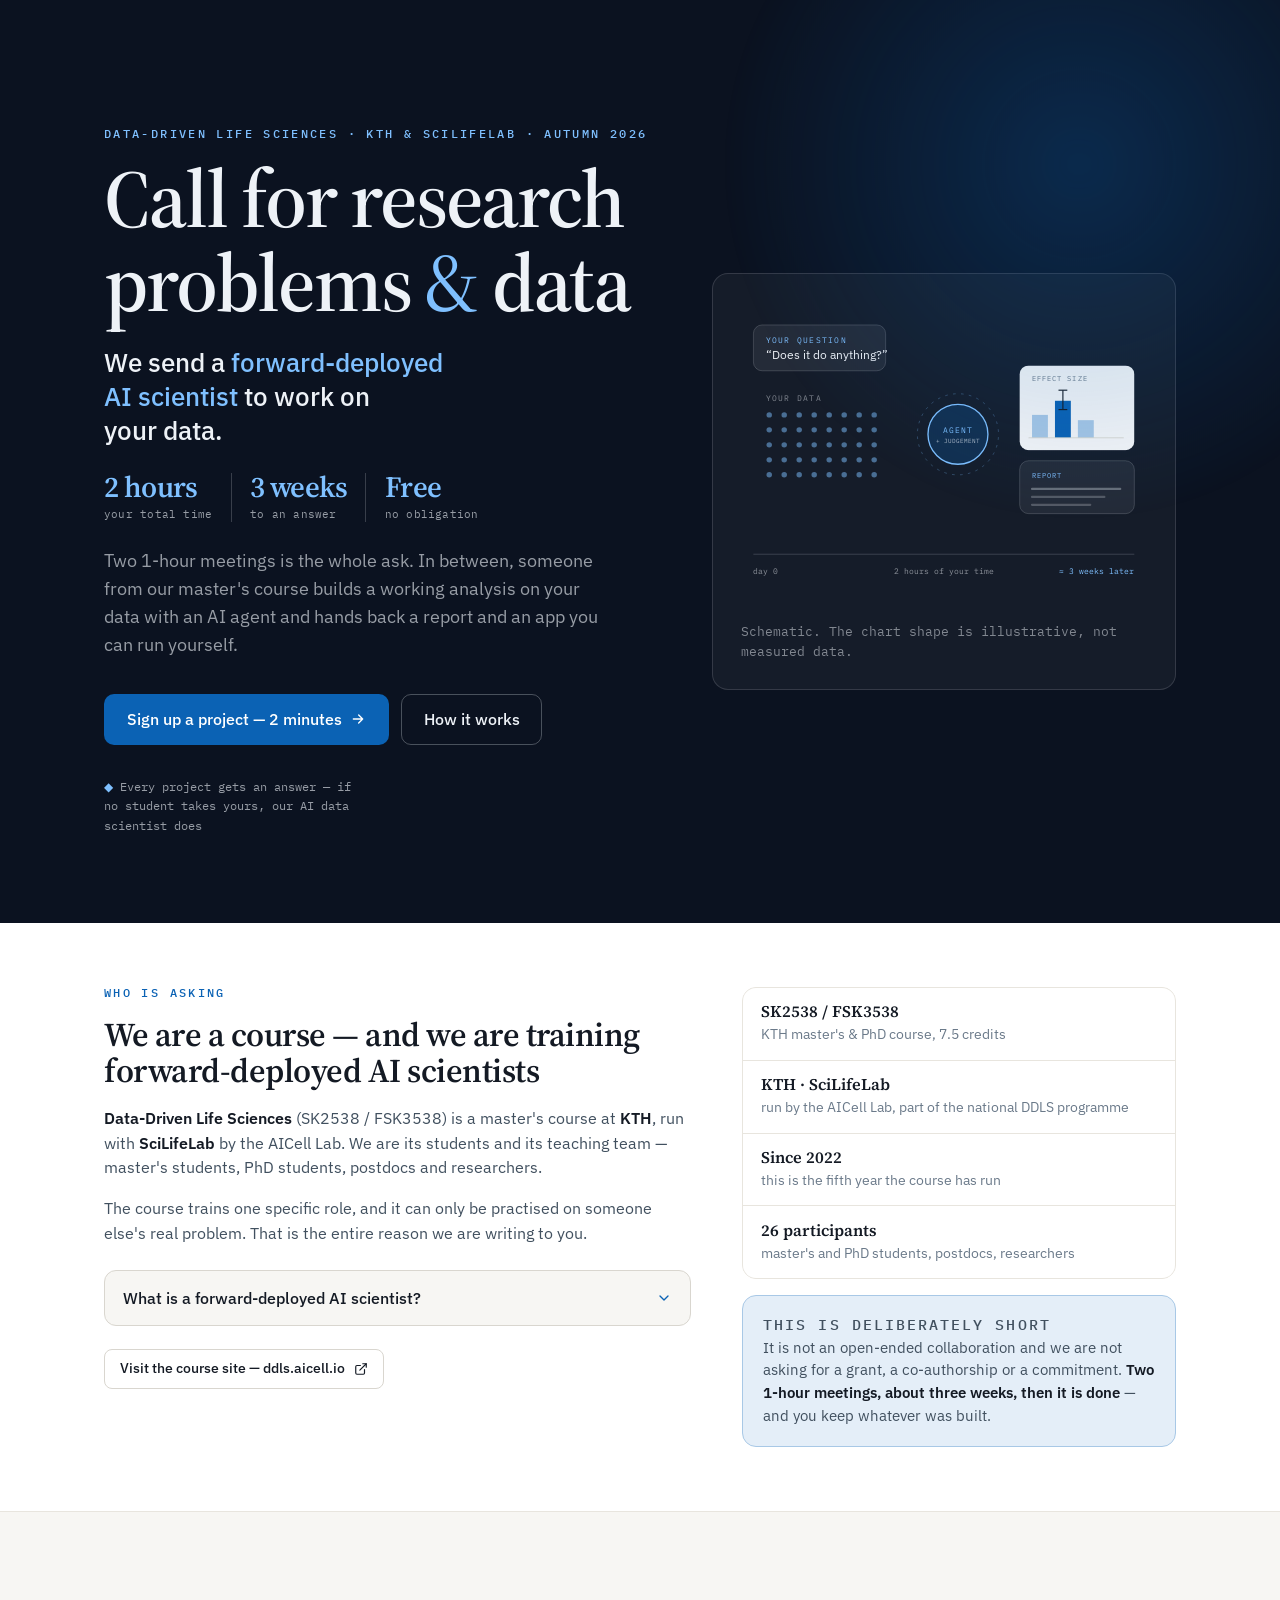
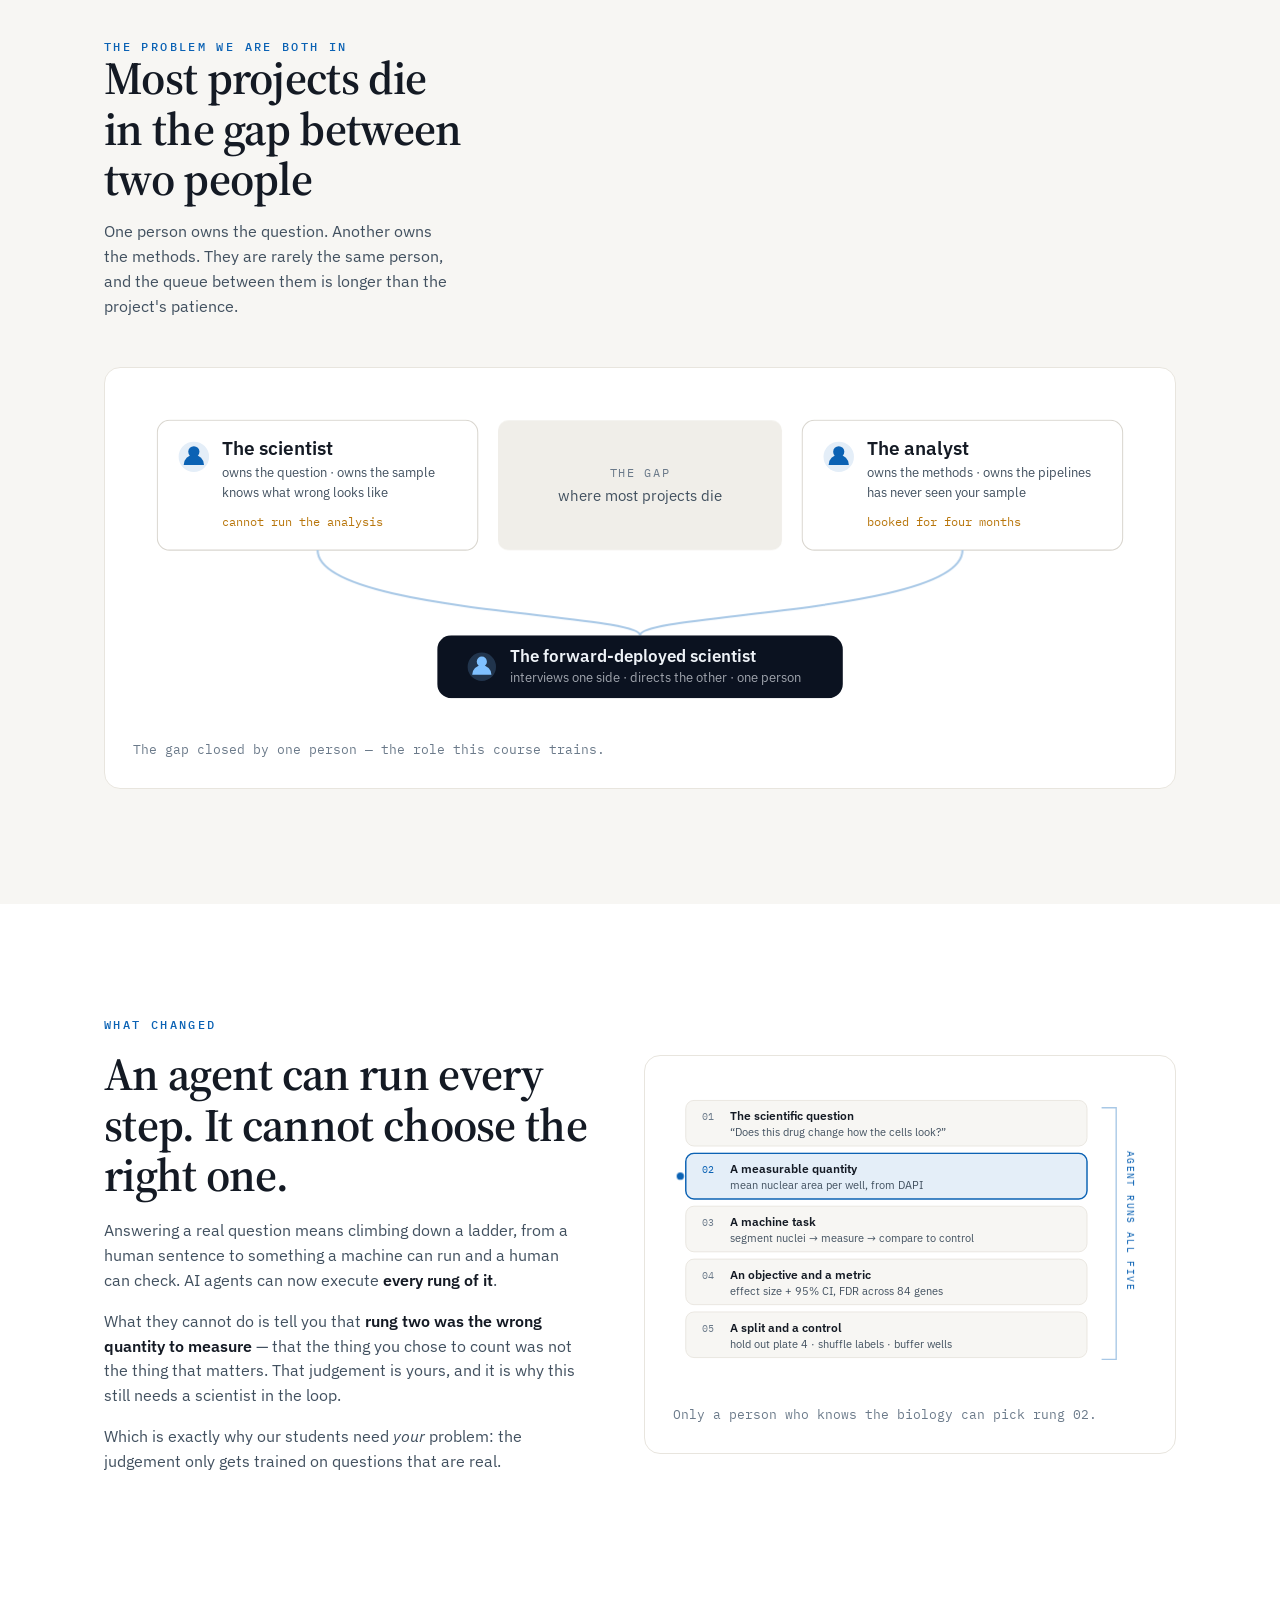
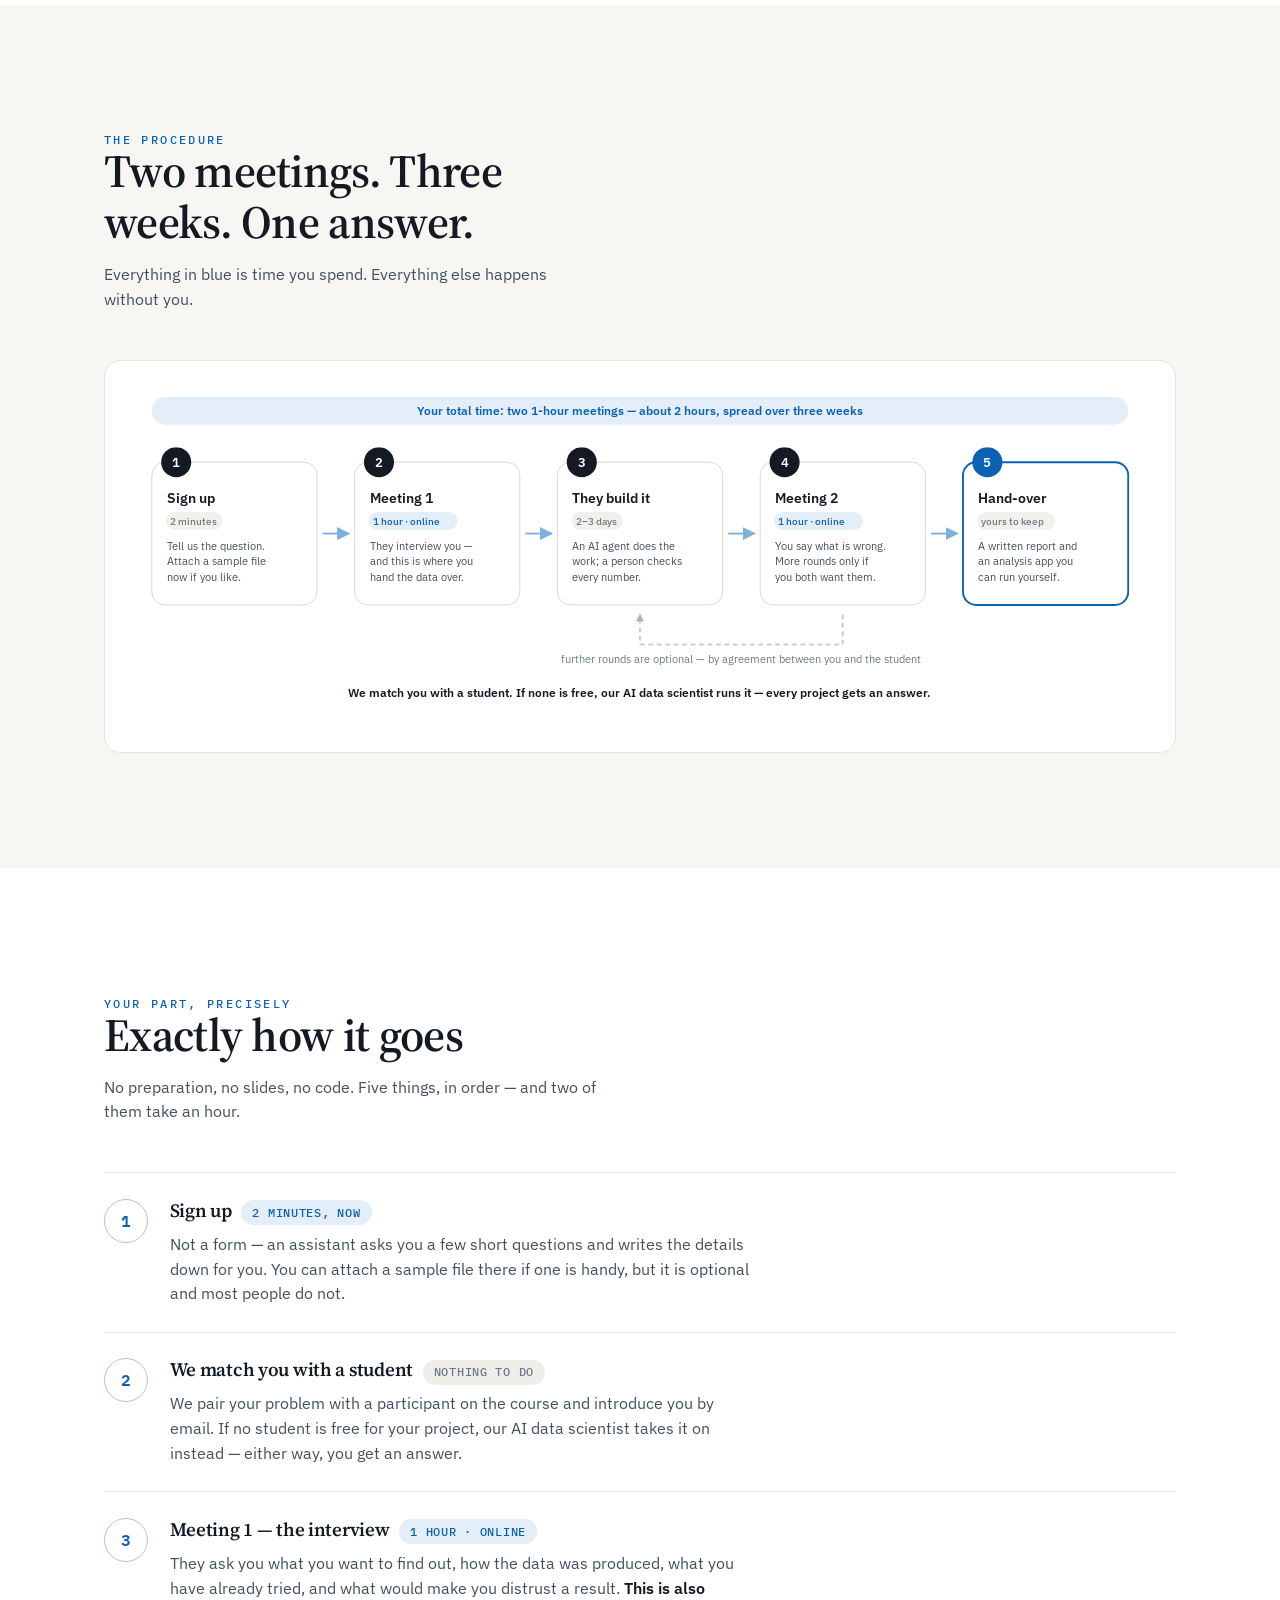
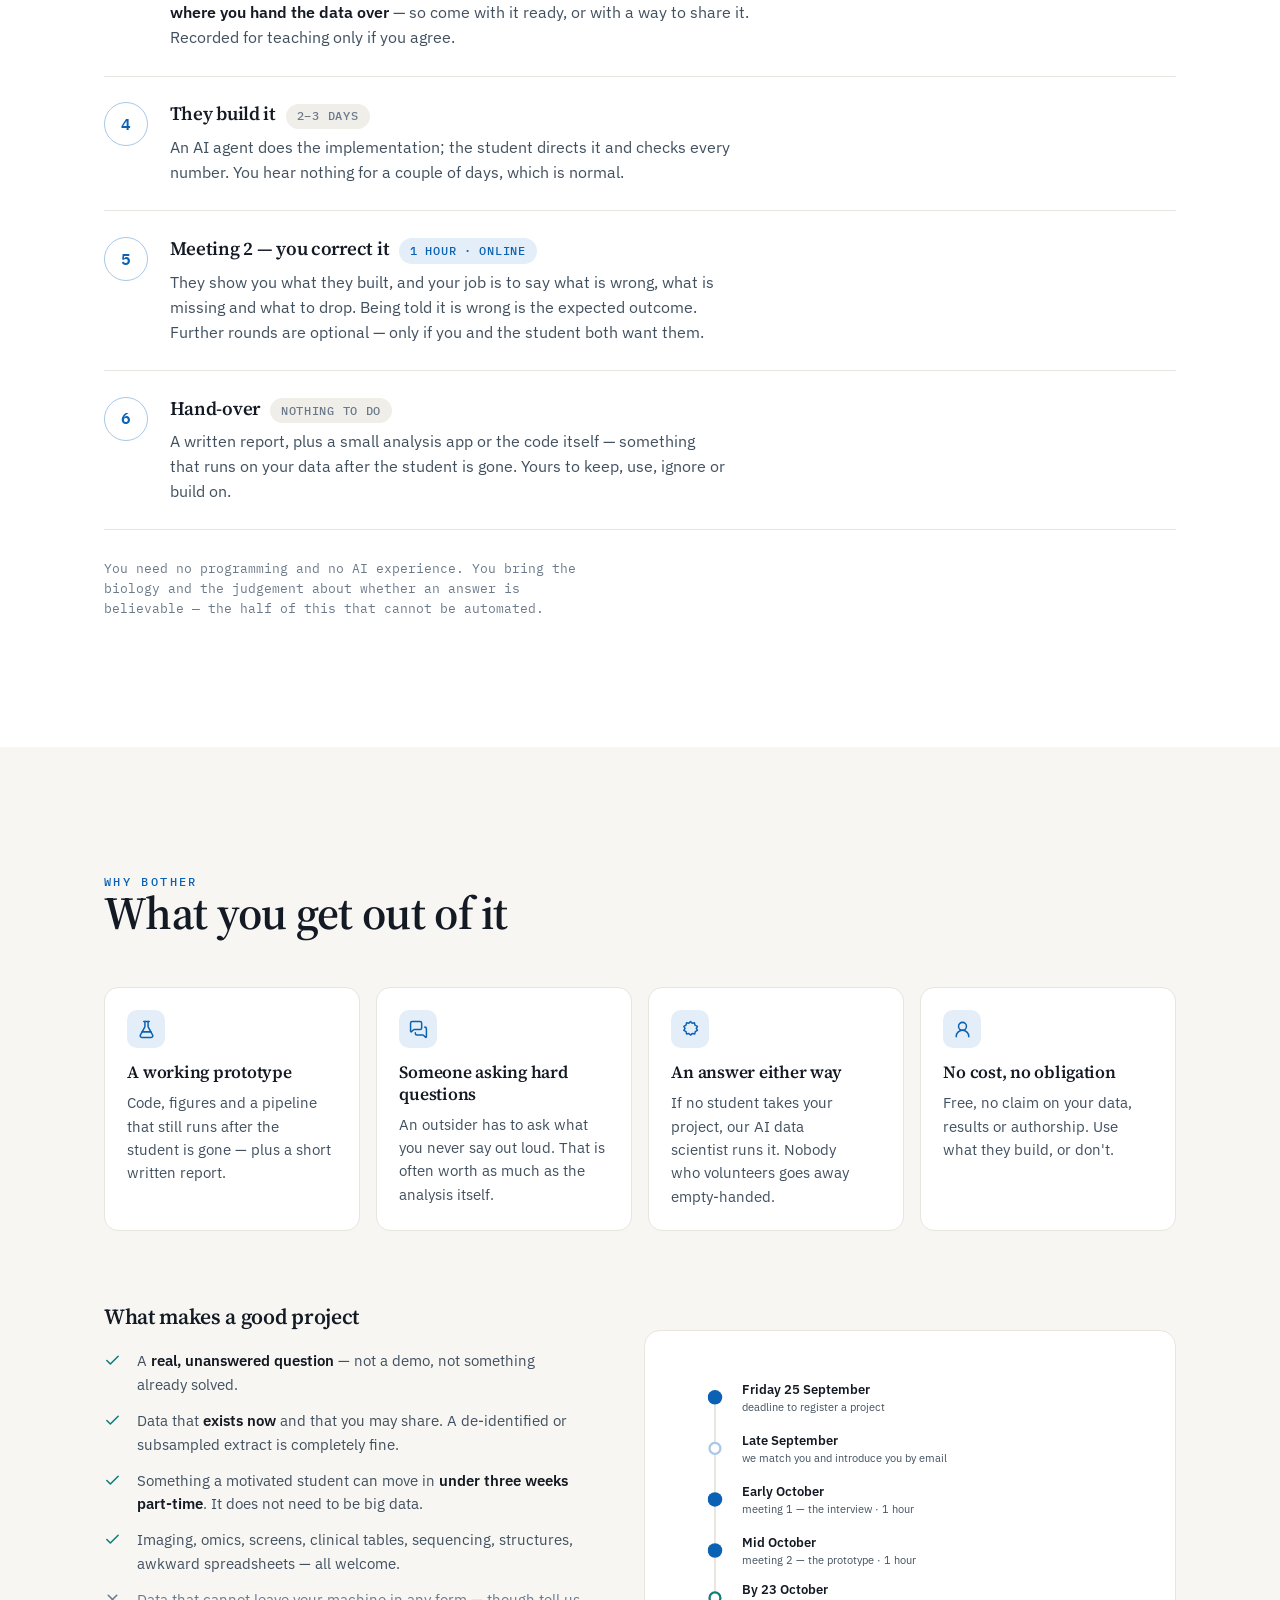
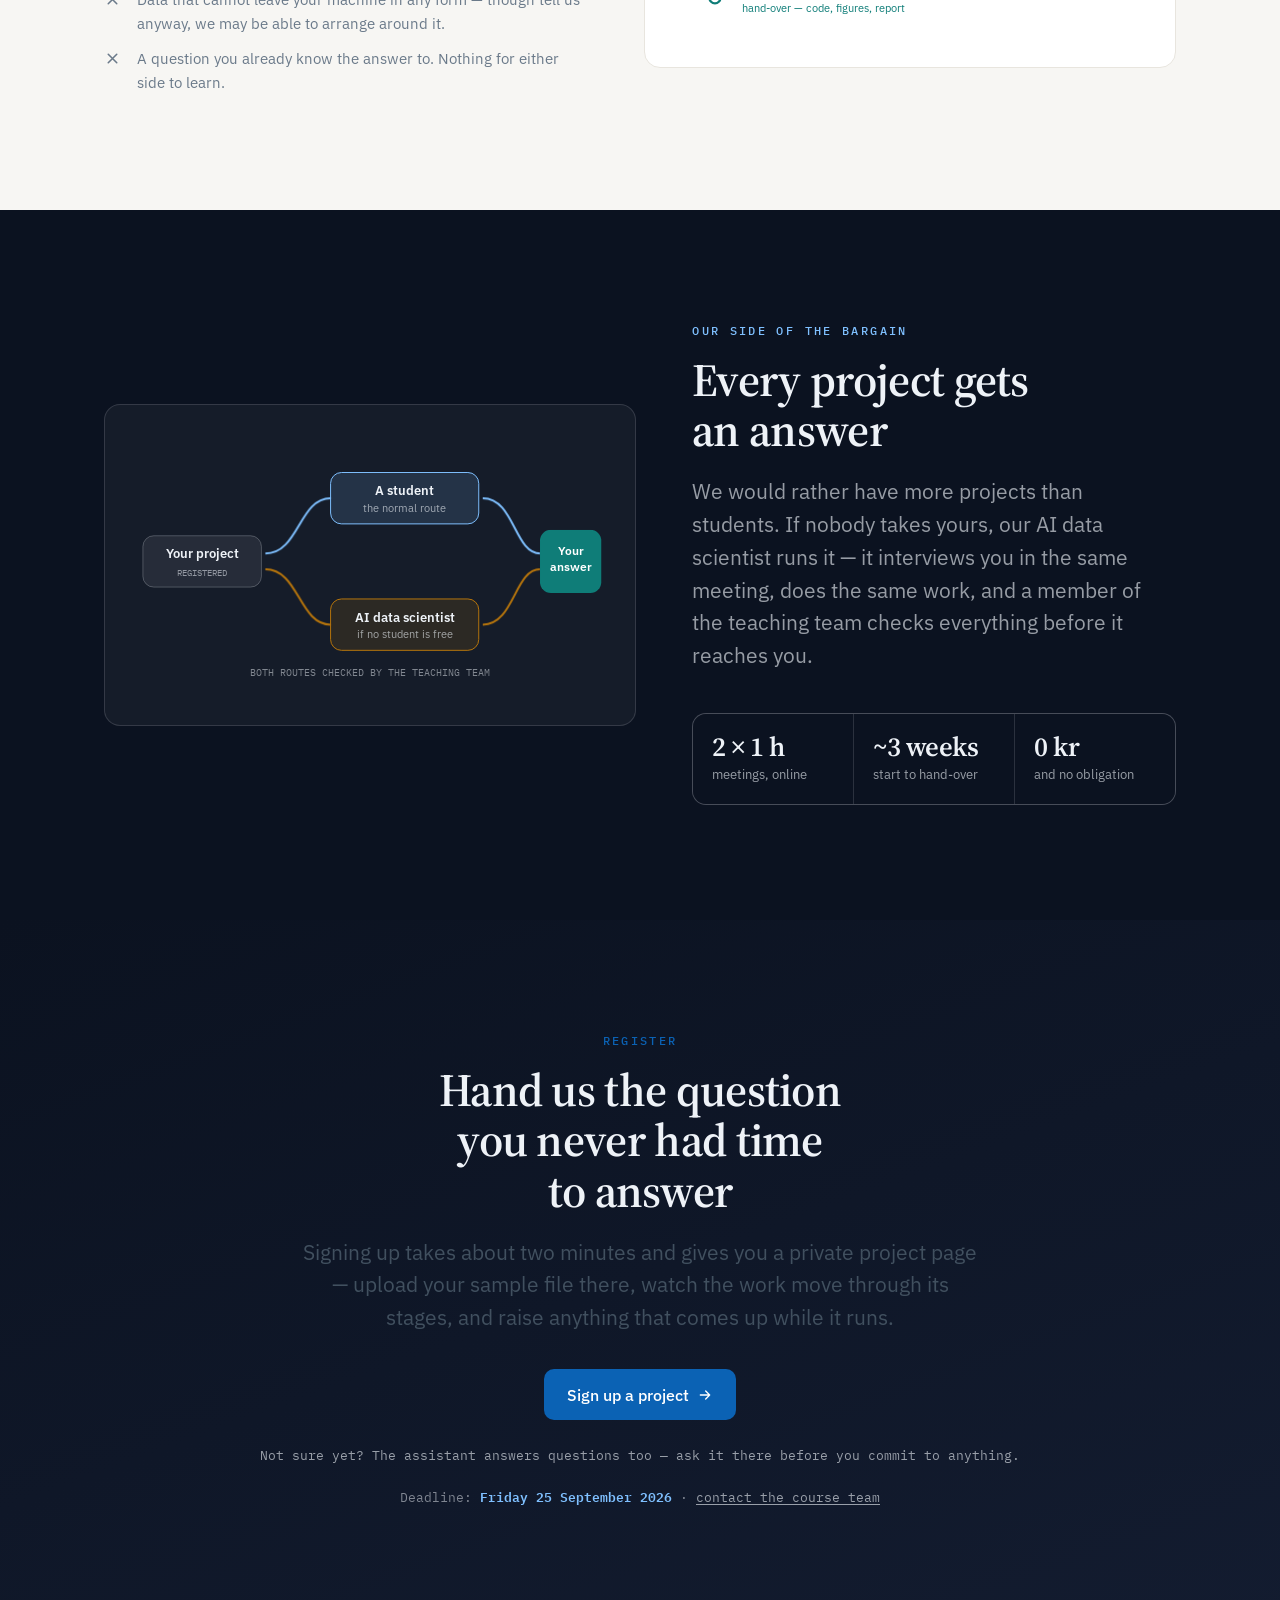
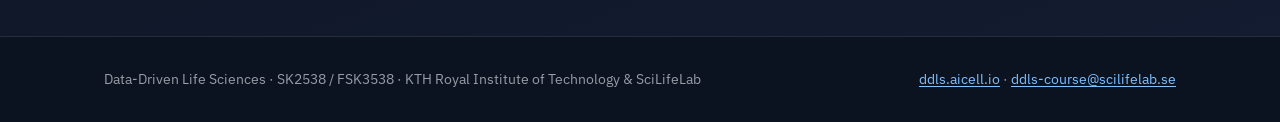
<file: static/forward-deployed-scientist/index.html>
<!doctype html>
<html lang="en">
<head>
<meta charset="utf-8">
<meta name="viewport" content="width=device-width, initial-scale=1">
<title>Call for research problems &amp; data — 2 hours of your time, an answer in 3 weeks · DDLS 2026</title>
<meta name="description" content="Two hours of your time, an answer in three weeks, free. Hand us a real biological question and a student on our KTH/SciLifeLab master's course interviews you, builds the analysis with an AI agent, and hands back a report and an app you can run.">
<meta property="og:title" content="Bring us your data problem — DDLS 2026">
<meta property="og:description" content="2 hours of your time · 3 weeks to an answer · free. A forward-deployed AI scientist from the DDLS course at KTH and SciLifeLab works on your data problem.">
<meta property="og:type" content="website">
<link rel="icon" href="data:image/svg+xml,<svg xmlns='http://www.w3.org/2000/svg' viewBox='0 0 24 24' fill='none' stroke='%230b62b4' stroke-width='2' stroke-linecap='round'><path d='M2 15c6.667-6 13.333 0 20-6'/><path d='M15 2c-1.798 1.998-2.518 3.995-2.807 5.993'/><path d='M9 22c1.798-1.998 2.518-3.995 2.807-5.993'/></svg>">
<link rel="preconnect" href="https://fonts.googleapis.com">
<link rel="preconnect" href="https://fonts.gstatic.com" crossorigin>
<link href="https://fonts.googleapis.com/css2?family=IBM+Plex+Mono:wght@400;500&family=IBM+Plex+Sans:wght@400;500;600&family=Source+Serif+4:opsz,wght@8..60,400;8..60,600;8..60,700&display=swap" rel="stylesheet">
<style>
/* ===========================================================================
   DDLS 2026 — data-owner recruitment page.
   Visual system lifted from the Module 1 lecture deck (deck.css): warm paper,
   deep navy for chapter breaks, ONE blue accent, Source Serif 4 + IBM Plex.
   =========================================================================== */
:root{
  --paper:#f7f6f3; --white:#fff; --ink:#141a24; --ink-2:#41505f; --ink-3:#6b7a8a;
  --rule:#d9d6cf; --rule-2:#e8e5de;
  --deep:#0b1220; --deep-2:#131c30; --on-deep:#eef2f7; --on-deep-2:rgba(238,242,247,.62);
  --blue:#0b62b4; --blue-soft:#e4eef8; --blue-line:#a8c8e6; --blue-bright:#7fc0ff;
  --teal:#0f7d78; --amber:#b8760c; --magenta:#98306b;
  --serif:'Source Serif 4',Georgia,'Times New Roman',serif;
  --sans:'IBM Plex Sans','Helvetica Neue',Helvetica,sans-serif;
  --mono:'IBM Plex Mono','SFMono-Regular',Menlo,monospace;
  --maxw:1120px;
}
*{box-sizing:border-box;min-width:0}
html{scroll-behavior:smooth}
body{margin:0;background:var(--paper);color:var(--ink);font-family:var(--sans);
     -webkit-font-smoothing:antialiased;text-wrap:pretty;line-height:1.55}
img,svg{max-width:100%}
a{color:var(--blue);text-underline-offset:2px}
.wrap{max-width:var(--maxw);margin:0 auto;padding:0 24px}
section{position:relative}

/* ---- type ---------------------------------------------------------------- */
h1,h2,h3{font-family:var(--serif);margin:0;letter-spacing:-.015em;font-weight:600}
h1{font-size:clamp(2.5rem,6vw,4.6rem);line-height:1.02;letter-spacing:-.025em}
h2{font-size:clamp(1.8rem,3.6vw,2.9rem);line-height:1.1}
h3{font-size:clamp(1.15rem,1.9vw,1.4rem);line-height:1.25}
.eyebrow{font:500 .74rem/1 var(--mono);letter-spacing:.2em;text-transform:uppercase;
         color:var(--blue);margin:0 0 1.1rem}
.deep .eyebrow{color:var(--blue-bright)}
.lead{font-size:clamp(1.06rem,1.7vw,1.32rem);color:var(--ink-2);line-height:1.55;max-width:40ch;margin:0}
.deep .lead{color:var(--on-deep-2)}
.body{color:var(--ink-2);max-width:62ch}
strong{font-weight:600;color:var(--ink)}
.deep strong{color:var(--on-deep)}
.hi{color:var(--blue)} .deep .hi{color:var(--blue-bright)}
.note{font:400 .82rem/1.5 var(--mono);color:var(--ink-3)}

/* ---- surfaces ------------------------------------------------------------ */
.deep{background:var(--deep);color:var(--on-deep)}
.plate{background:var(--white)}
.pad{padding:clamp(4rem,9vw,7.5rem) 0}
.pad-s{padding:clamp(2.5rem,5vw,4rem) 0}
.hr{height:1px;background:var(--rule-2);border:0;margin:0}

/* ---- sticky bar ---------------------------------------------------------- */
.bar{position:fixed;inset:0 0 auto;z-index:60;background:rgba(247,246,243,.9);
     backdrop-filter:blur(10px);border-bottom:1px solid transparent;
     transform:translateY(-100%);transition:transform .35s ease,border-color .35s}
.bar.on{transform:none;border-bottom-color:var(--rule-2)}
.bar .wrap{display:flex;align-items:center;justify-content:space-between;height:60px;gap:1rem}
.bar b{font-family:var(--serif);font-size:1.02rem;font-weight:600}
.bar .sub{color:var(--ink-3);font-size:.86rem}
@media(max-width:620px){.bar .sub{display:none}}

/* ---- buttons ------------------------------------------------------------- */
.btn{display:inline-flex;align-items:center;gap:.55rem;font-weight:500;font-size:.98rem;
     border-radius:10px;padding:.78rem 1.35rem;text-decoration:none;border:1px solid transparent;
     transition:transform .18s ease,background .18s ease,border-color .18s ease;white-space:nowrap}
.btn:hover{transform:translateY(-1px)}
.btn-p{background:var(--blue);color:#fff}
.btn-p:hover{background:#094e90}
.btn-g{background:transparent;color:var(--ink);border-color:var(--rule)}
.btn-g:hover{border-color:var(--blue-line);background:var(--white)}
.deep .btn-g{color:var(--on-deep);border-color:rgba(238,242,247,.28)}
.deep .btn-g:hover{border-color:rgba(238,242,247,.55);background:rgba(238,242,247,.06)}
.btn-sm{padding:.5rem .95rem;font-size:.88rem;border-radius:8px}
.cta-row{display:flex;flex-wrap:wrap;gap:.75rem;margin-top:2.2rem}

/* ---- hero ---------------------------------------------------------------- */
.hero{background:var(--deep);color:var(--on-deep);overflow:hidden;
      padding:clamp(5rem,11vw,8rem) 0 clamp(3.5rem,7vw,5.5rem)}
.hero .grid{display:grid;gap:clamp(2.5rem,5vw,4rem);align-items:center;
            grid-template-columns:minmax(0,1.08fr) minmax(0,.92fr)}
@media(max-width:900px){.hero .grid{grid-template-columns:1fr}}
.hero h1{font-size:clamp(2.7rem,6.4vw,5.1rem)}
.hero h1 .l{display:block;opacity:0;transform:translateY(22px);
            animation:rise .9s cubic-bezier(.2,.7,.3,1) forwards}
.hero h1 .l:nth-child(2){animation-delay:.1s}
.hero h1 .amp{font-style:normal;color:var(--blue-bright);font-weight:400}
.hero .kicker{margin:1.4rem 0 0;font-size:clamp(1.15rem,2.1vw,1.62rem);line-height:1.3;
              font-weight:500;color:var(--on-deep);max-width:22ch;
              opacity:0;transform:translateY(18px);
              animation:rise .8s cubic-bezier(.2,.7,.3,1) .24s forwards}
.hero .lead{margin-top:1.5rem;font-size:clamp(1rem,1.5vw,1.14rem);max-width:46ch}
.hero .lead,.hero .cta-row,.hero .trust{opacity:0;transform:translateY(18px);
            animation:rise .8s cubic-bezier(.2,.7,.3,1) .38s forwards}
.hero .cta-row{animation-delay:.5s}
.hero .trust{animation-delay:.62s}
@keyframes rise{to{opacity:1;transform:none}}
/* Three across, always — the whole point is that the deal reads in one glance. */
.deal{list-style:none;margin:1.6rem 0 0;padding:0;display:grid;
      grid-template-columns:repeat(3,minmax(0,auto));justify-content:start;
      opacity:0;transform:translateY(18px);
      animation:rise .8s cubic-bezier(.2,.7,.3,1) .32s forwards}
.deal li{padding:0 1.15rem;border-left:1px solid rgba(238,242,247,.2);min-width:0}
.deal li:first-child{padding-left:0;border-left:0}
.deal b{display:block;font:600 clamp(1.35rem,2.3vw,1.85rem)/1 var(--serif);
        letter-spacing:-.02em;color:var(--blue-bright);white-space:nowrap}
.deal span{display:block;margin-top:.32rem;font:400 .68rem/1.3 var(--mono);
           letter-spacing:.02em;color:var(--on-deep-2)}
@media(max-width:420px){.deal li{padding:0 .8rem}.deal span{font-size:.62rem}}
.trust{margin-top:2rem;display:flex;flex-wrap:wrap;gap:.5rem 1.15rem;max-width:46ch;
       font:400 .78rem/1.55 var(--mono);color:var(--on-deep-2)}
.trust i{font-style:normal;color:var(--blue-bright)}
.glow{position:absolute;width:min(70vw,760px);aspect-ratio:1;border-radius:50%;
      background:radial-gradient(circle,rgba(11,98,180,.30),transparent 66%);
      top:-24%;right:-14%;pointer-events:none;filter:blur(6px)}

/* ---- figure frames ------------------------------------------------------- */
figure{margin:0}
.fig{background:var(--white);border:1px solid var(--rule-2);border-radius:16px;
     padding:clamp(1rem,2.2vw,1.75rem);overflow-x:auto}
.deep .fig{background:rgba(238,242,247,.045);border-color:rgba(238,242,247,.14)}
figcaption{margin-top:.85rem;font:400 .82rem/1.5 var(--mono);color:var(--ink-3)}
.deep figcaption{color:rgba(238,242,247,.5)}

/* ---- generic layout helpers --------------------------------------------- */
.split{display:grid;gap:clamp(2rem,4.5vw,3.5rem);align-items:center;
       grid-template-columns:minmax(0,1fr) minmax(0,1.1fr)}
.split.rev{grid-template-columns:minmax(0,1.1fr) minmax(0,1fr)}
@media(max-width:880px){.split,.split.rev{grid-template-columns:1fr}}
.head{max-width:40ch;margin-bottom:clamp(2rem,4vw,3rem)}
.head.wide{max-width:52ch}
.head p{margin:.9rem 0 0}

/* ---- who we are ---------------------------------------------------------- */
.who{display:grid;gap:clamp(2rem,4vw,3.5rem);grid-template-columns:minmax(0,1.15fr) minmax(0,.85fr);
     align-items:start}
@media(max-width:880px){.who{grid-template-columns:1fr}}
.whoList{list-style:none;margin:0;padding:0;display:grid;gap:1px;background:var(--rule-2);
         border:1px solid var(--rule-2);border-radius:14px;overflow:hidden}
.whoList li{background:var(--white);padding:.9rem 1.1rem}
.whoList b{display:block;font:600 1.02rem/1.2 var(--serif);color:var(--ink)}
.whoList span{display:block;margin-top:.15rem;font-size:.85rem;color:var(--ink-3)}

/* ---- foldable explainer -------------------------------------------------- */
.fold{margin-top:1.5rem;border:1px solid var(--rule);border-radius:12px;background:var(--paper);
      overflow:hidden}
.fold summary{list-style:none;cursor:pointer;display:flex;align-items:center;gap:.75rem;
              padding:.95rem 1.1rem;font-weight:500;color:var(--ink);user-select:none}
.fold summary::-webkit-details-marker{display:none}
.fold summary:hover{background:#f2f0eb}
.fold .q{flex:1;font-size:.98rem}
.fold .chev{flex:none;color:var(--blue);transition:transform .25s ease}
.fold[open] .chev{transform:rotate(180deg)}
.foldBody{padding:0 1.1rem 1.1rem;border-top:1px solid var(--rule-2)}
.foldBody p{margin:.85rem 0 0;font-size:.95rem;line-height:1.6;color:var(--ink-2)}
.foldBody blockquote{margin:.95rem 0 0;padding:.85rem 1rem;border-left:3px solid var(--blue-line);
                     background:var(--white);border-radius:0 8px 8px 0;
                     font-family:var(--serif);font-size:1.02rem;line-height:1.5;color:var(--ink)}

/* ---- the short-commitment note ------------------------------------------- */
.shortBox{margin-top:1rem;border:1px solid var(--blue-line);background:var(--blue-soft);
          border-radius:14px;padding:1.1rem 1.25rem}
.shortTitle{margin:0 0 .4rem;font:500 .72rem/1 var(--mono);letter-spacing:.14em;
            text-transform:uppercase;color:var(--blue)}
.shortBox p{margin:0;font-size:.92rem;line-height:1.55;color:var(--ink-2)}
.shortBox strong{color:var(--ink)}

/* ---- cards --------------------------------------------------------------- */
.cards{display:grid;gap:1rem;grid-template-columns:repeat(auto-fit,minmax(238px,1fr))}
.card{background:var(--white);border:1px solid var(--rule-2);border-radius:14px;padding:1.4rem}
.deep .card{background:rgba(238,242,247,.05);border-color:rgba(238,242,247,.14)}
.card h3{margin-bottom:.45rem;font-size:1.08rem}
.card p{margin:0;font-size:.94rem;color:var(--ink-2)}
.deep .card p{color:var(--on-deep-2)}
.ic{width:38px;height:38px;border-radius:10px;background:var(--blue-soft);color:var(--blue);
    display:flex;align-items:center;justify-content:center;margin-bottom:.9rem}
.deep .ic{background:rgba(127,192,255,.13);color:var(--blue-bright)}
.ic svg{width:19px;height:19px;stroke:currentColor;fill:none;stroke-width:1.9;
        stroke-linecap:round;stroke-linejoin:round}

/* ---- numbered duty list -------------------------------------------------- */
.duties{list-style:none;margin:0;padding:0;counter-reset:d}
.duty{display:grid;grid-template-columns:auto 1fr;gap:1.35rem;padding:1.6rem 0;
      border-top:1px solid var(--rule-2);align-items:start}
.duty:last-child{border-bottom:1px solid var(--rule-2)}
.duty .n{counter-increment:d;width:44px;height:44px;border-radius:50%;flex:none;
         border:1.5px solid var(--blue-line);color:var(--blue);background:var(--white);
         display:flex;align-items:center;justify-content:center;
         font:600 1.02rem/1 var(--mono)}
.duty .n::before{content:counter(d)}
.duty h3{font-size:1.18rem}
.duty p{margin:.4rem 0 0;color:var(--ink-2);max-width:58ch}
.chip{display:inline-block;font:500 .74rem/1 var(--mono);letter-spacing:.06em;
      text-transform:uppercase;color:var(--blue);background:var(--blue-soft);
      border-radius:99px;padding:.42rem .7rem;margin-left:.6rem;vertical-align:2px}
.chip.grey{color:var(--ink-3);background:#f0eee9}
.duty .top{display:flex;flex-wrap:wrap;align-items:baseline}

/* ---- yes / no list ------------------------------------------------------- */
.fit{list-style:none;margin:0;padding:0;display:grid;gap:.75rem}
.fit li{display:grid;grid-template-columns:22px 1fr;gap:.7rem;align-items:start;
        font-size:.96rem;color:var(--ink-2)}
.fit svg{width:17px;height:17px;margin-top:3px;stroke-width:2.2;fill:none;
         stroke-linecap:round;stroke-linejoin:round}
.fit .y svg{stroke:var(--teal)} .fit .n svg{stroke:var(--ink-3)}
.fit .n{color:var(--ink-3)}

/* ---- stat strip ---------------------------------------------------------- */
.stats{display:grid;grid-template-columns:repeat(auto-fit,minmax(150px,1fr));
       gap:1px;background:var(--rule-2);border:1px solid var(--rule-2);
       border-radius:14px;overflow:hidden;margin-top:2.6rem}
.deep .stats{background:rgba(238,242,247,.14);border-color:rgba(238,242,247,.14)}
.stat{background:var(--paper);padding:1.15rem 1.2rem}
.deep .stat{background:var(--deep)}
.stat b{display:block;font:600 1.7rem/1 var(--serif);letter-spacing:-.02em}
.stat span{display:block;margin-top:.35rem;font-size:.8rem;color:var(--ink-3)}
.deep .stat span{color:var(--on-deep-2)}

/* ---- reveal on scroll ---------------------------------------------------- */
.rv{opacity:0;transform:translateY(26px);transition:opacity .75s ease,transform .75s cubic-bezier(.2,.7,.3,1)}
.rv.in{opacity:1;transform:none}
.rv-d1{transition-delay:.09s}.rv-d2{transition-delay:.18s}
.rv-d3{transition-delay:.27s}.rv-d4{transition-delay:.36s}

/* ---- SVG animation primitives -------------------------------------------- */
.draw{stroke-dasharray:var(--len,900);stroke-dashoffset:var(--len,900)}
.in .draw{animation:draw 1.5s cubic-bezier(.35,.6,.3,1) forwards}
@keyframes draw{to{stroke-dashoffset:0}}
.pop{opacity:0;transform-box:fill-box;transform-origin:center;transform:scale(.86)}
.in .pop{animation:pop .5s cubic-bezier(.2,.8,.3,1) forwards}
@keyframes pop{to{opacity:1;transform:none}}
.fade{opacity:0}.in .fade{animation:fade .7s ease forwards}
@keyframes fade{to{opacity:1}}

/* ---- final CTA ----------------------------------------------------------- */
.final{background:linear-gradient(160deg,var(--deep),var(--deep-2));color:var(--on-deep);
       text-align:center;overflow:hidden}
.final h2{max-width:20ch;margin:0 auto}
.final .lead{margin:1.2rem auto 0;max-width:52ch}
.final .cta-row{justify-content:center}
.foot{background:var(--deep);color:var(--on-deep-2);border-top:1px solid rgba(238,242,247,.12);
      padding:2rem 0;font-size:.86rem}
.foot .wrap{display:flex;flex-wrap:wrap;gap:1rem;justify-content:space-between}
.foot a{color:var(--blue-bright)}

@media(prefers-reduced-motion:reduce){
  *,*::before,*::after{animation:none!important;transition:none!important}
  .rv{opacity:1;transform:none}
  .draw{stroke-dashoffset:0}.pop,.fade{opacity:1;transform:none}
  html{scroll-behavior:auto}
}
</style>
</head>
<body>

<!-- ============================ sticky bar ============================ -->
<div class="bar" id="bar">
  <div class="wrap">
    <div><b>Data-Driven Life Sciences</b> <span class="sub">· <strong style="color:var(--blue);font-weight:600">2 hours of your time, an answer in 3 weeks</strong></span></div>
    <a class="btn btn-p btn-sm" href="#join">Sign up a project</a>
  </div>
</div>

<!-- ============================ hero ============================ -->
<header class="hero deep">
  <div class="glow"></div>
  <div class="wrap grid">
    <div>
      <p class="eyebrow">Data-Driven Life Sciences · KTH &amp; SciLifeLab · Autumn 2026</p>
      <h1>
        <span class="l">Call for research</span>
        <span class="l">problems <em class="amp">&amp;</em> data</span>
      </h1>
      <p class="kicker">
        We send a <span class="hi">forward-deployed AI scientist</span> to work on your data.
      </p>
      <ul class="deal">
        <li><b>2 hours</b><span>your total time</span></li>
        <li><b>3 weeks</b><span>to an answer</span></li>
        <li><b>Free</b><span>no obligation</span></li>
      </ul>
      <p class="lead">
        Two 1-hour meetings is the whole ask. In between, someone from our master's course
        builds a working analysis on your data with an AI agent and hands back a report and an
        app you can run yourself.
      </p>
      <div class="cta-row">
        <a class="btn btn-p" href="#join">
          Sign up a project — 2 minutes
          <svg width="16" height="16" viewBox="0 0 24 24" fill="none" stroke="currentColor" stroke-width="2" stroke-linecap="round" stroke-linejoin="round"><path d="M5 12h14M13 6l6 6-6 6"/></svg>
        </a>
        <a class="btn btn-g" href="#how">How it works</a>
      </div>
      <div class="trust">
        <span><i>◆</i> Every project gets an answer — if no student takes yours, our AI data
          scientist does</span>
      </div>
    </div>

    <!-- HERO FIGURE: a question, a dataset, and an answer that assembles itself -->
    <figure class="fig rv" id="heroFig" aria-labelledby="heroFigT">
      <svg viewBox="0 0 460 340" role="img" aria-labelledby="heroFigT heroFigD">
        <title id="heroFigT">From an unanswered question to a checked answer</title>
        <desc id="heroFigD">A researcher's question and a pile of unanalysed data on the left
          feed through a directed AI agent in the middle, producing a small checked chart and a
          written report on the right.</desc>
        <defs>
          <linearGradient id="hg" x1="0" y1="0" x2="1" y2="0">
            <stop offset="0" stop-color="#7fc0ff" stop-opacity=".15"/>
            <stop offset="1" stop-color="#7fc0ff" stop-opacity=".55"/>
          </linearGradient>
        </defs>

        <!-- left: the question -->
        <g class="fade" style="animation-delay:.2s">
          <rect x="14" y="26" width="150" height="52" rx="10"
                fill="rgba(238,242,247,.07)" stroke="rgba(238,242,247,.2)"/>
          <text x="28" y="47" font-family="IBM Plex Mono, monospace" font-size="9.5"
                fill="#7fc0ff" letter-spacing="1.4">YOUR QUESTION</text>
          <text x="28" y="65" font-family="Source Serif 4, serif" font-size="13.5"
                fill="#eef2f7">“Does it do anything?”</text>
        </g>

        <!-- left: the unanalysed data -->
        <g class="fade" style="animation-delay:.45s">
          <text x="28" y="112" font-family="IBM Plex Mono, monospace" font-size="9.5"
                fill="rgba(238,242,247,.5)" letter-spacing="1.4">YOUR DATA</text>
          <g fill="#7fc0ff" opacity=".5">
            <!-- 6x7 dot field: a dataset nobody has read -->
            <g id="dots"></g>
          </g>
        </g>

        <!-- the flow -->
        <path id="flow" d="M175 150 C 215 150, 215 150, 246 150" stroke="url(#hg)"
              stroke-width="26" fill="none" stroke-linecap="round" class="fade"
              style="animation-delay:.8s"/>

        <!-- middle: the agent, directed -->
        <g class="pop" style="animation-delay:.95s">
          <circle cx="246" cy="150" r="34" fill="rgba(11,98,180,.28)" stroke="#7fc0ff" stroke-width="1.5"/>
          <circle cx="246" cy="150" r="46" fill="none" stroke="rgba(127,192,255,.3)"
                  stroke-width="1" stroke-dasharray="3 6">
            <animateTransform attributeName="transform" type="rotate"
                              from="0 246 150" to="360 246 150" dur="22s" repeatCount="indefinite"/>
          </circle>
          <text x="246" y="148" text-anchor="middle" font-family="IBM Plex Mono, monospace"
                font-size="9" fill="#7fc0ff" letter-spacing="1.1">AGENT</text>
          <text x="246" y="160" text-anchor="middle" font-family="IBM Plex Mono, monospace"
                font-size="7" fill="rgba(238,242,247,.7)">+ JUDGEMENT</text>
        </g>

        <!-- right: the answer -->
        <g class="fade" style="animation-delay:1.3s">
          <rect x="316" y="72" width="130" height="96" rx="10" fill="#fff" opacity=".97"/>
          <text x="330" y="90" font-family="IBM Plex Mono, monospace" font-size="8"
                fill="#6b7a8a" letter-spacing="1.2">EFFECT SIZE</text>
          <!-- honest schematic: three bars + an error bar, no numbers claimed -->
          <rect x="330" y="128" width="18" height="26" fill="#a8c8e6"/>
          <rect x="356" y="112" width="18" height="42" fill="#0b62b4"/>
          <rect x="382" y="134" width="18" height="20" fill="#a8c8e6"/>
          <line x1="365" y1="100" x2="365" y2="122" stroke="#141a24" stroke-width="1.3"/>
          <line x1="360" y1="100" x2="370" y2="100" stroke="#141a24" stroke-width="1.3"/>
          <line x1="360" y1="122" x2="370" y2="122" stroke="#141a24" stroke-width="1.3"/>
          <line x1="326" y1="154" x2="434" y2="154" stroke="#d9d6cf" stroke-width="1"/>
        </g>
        <g class="fade" style="animation-delay:1.5s">
          <rect x="316" y="180" width="130" height="60" rx="10"
                fill="rgba(238,242,247,.07)" stroke="rgba(238,242,247,.2)"/>
          <text x="330" y="200" font-family="IBM Plex Mono, monospace" font-size="8"
                fill="#7fc0ff" letter-spacing="1.2">REPORT</text>
          <line x1="330" y1="212" x2="430" y2="212" stroke="rgba(238,242,247,.34)" stroke-width="2.5" stroke-linecap="round"/>
          <line x1="330" y1="221" x2="412" y2="221" stroke="rgba(238,242,247,.24)" stroke-width="2.5" stroke-linecap="round"/>
          <line x1="330" y1="230" x2="396" y2="230" stroke="rgba(238,242,247,.24)" stroke-width="2.5" stroke-linecap="round"/>
        </g>

        <!-- timing -->
        <g class="fade" style="animation-delay:1.7s">
          <line x1="14" y1="286" x2="446" y2="286" stroke="rgba(238,242,247,.2)" stroke-width="1"/>
          <text x="14" y="308" font-family="IBM Plex Mono, monospace" font-size="9.5"
                fill="rgba(238,242,247,.55)">day 0</text>
          <text x="446" y="308" text-anchor="end" font-family="IBM Plex Mono, monospace"
                font-size="9.5" fill="#7fc0ff">≈ 3 weeks later</text>
          <text x="230" y="308" text-anchor="middle" font-family="IBM Plex Mono, monospace"
                font-size="9.5" fill="rgba(238,242,247,.55)">2 hours of your time</text>
        </g>
      </svg>
      <figcaption>Schematic. The chart shape is illustrative, not measured data.</figcaption>
    </figure>
  </div>
</header>

<!-- ============================ who is asking ============================ -->
<section class="pad-s plate" style="border-bottom:1px solid var(--rule-2)">
  <div class="wrap who">
    <div class="rv">
      <p class="eyebrow">Who is asking</p>
      <h2 style="font-size:clamp(1.5rem,2.6vw,2.1rem)">
        We are a course — and we are training<br>forward-deployed AI scientists
      </h2>
      <p class="body" style="margin-top:1rem">
        <strong>Data-Driven Life Sciences</strong> (SK2538 / FSK3538) is a master's course at
        <strong>KTH</strong>, run with <strong>SciLifeLab</strong> by the AICell Lab. We are its
        students and its teaching team — master's students, PhD students, postdocs and
        researchers.
      </p>
      <p class="body" style="margin-top:.8rem">
        The course trains one specific role, and it can only be practised on someone else's real
        problem. That is the entire reason we are writing to you.
      </p>

      <details class="fold rv">
        <summary>
          <span class="q">What is a forward-deployed AI scientist?</span>
          <svg class="chev" width="16" height="16" viewBox="0 0 24 24" fill="none"
               stroke="currentColor" stroke-width="2" stroke-linecap="round" stroke-linejoin="round"><path d="m6 9 6 6 6-6"/></svg>
        </summary>
        <div class="foldBody">
          <p>
            The name is borrowed from software. A <strong>forward-deployed engineer</strong> — a
            role made well known by <strong>Palantir</strong>, and since 2024 used at the major
            AI labs — is the engineer who is sent to sit <em>with the customer</em>, rather than
            the one who stays with the codebase. They learn the customer's problem first-hand and
            build against it directly, in days rather than quarters.
          </p>
          <p>
            The life-science version is what this course trains:
          </p>
          <blockquote>
            A scientist who can sit down with <strong>someone else's</strong> biological problem,
            interview them until the question is precise, and come back <strong>within days</strong>
            with a working, checked answer — with an <strong>AI agent doing the labour</strong> and
            themselves supplying the <strong>judgement</strong>.
          </blockquote>
          <p>
            What makes it new is the agent. An AI agent can now execute almost any analysis you
            can specify, which moves the scarce skill from <em>implementation</em> to
            <strong>specification, direction and verification</strong>. The failure mode stops
            being "the code didn't run" and becomes "the code ran beautifully on the wrong
            question" — so the person's job is to choose the right question, then check the
            answer hard enough to sign it.
          </p>
          <p class="note" style="margin-top:1rem">
            More on the role, and how the course is built around it, further down this page.
          </p>
        </div>
      </details>

      <p style="margin-top:1.4rem">
        <a class="btn btn-g btn-sm" href="https://ddls.aicell.io" target="_blank" rel="noopener">
          Visit the course site — ddls.aicell.io
          <svg width="14" height="14" viewBox="0 0 24 24" fill="none" stroke="currentColor" stroke-width="2" stroke-linecap="round" stroke-linejoin="round"><path d="M15 3h6v6"/><path d="M10 14 21 3"/><path d="M18 13v6a2 2 0 0 1-2 2H5a2 2 0 0 1-2-2V8a2 2 0 0 1 2-2h6"/></svg>
        </a>
      </p>
    </div>

    <div class="rv rv-d1">
      <ul class="whoList">
        <li><b>SK2538 / FSK3538</b><span>KTH master's &amp; PhD course, 7.5 credits</span></li>
        <li><b>KTH · SciLifeLab</b><span>run by the AICell Lab, part of the national DDLS programme</span></li>
        <li><b>Since 2022</b><span>this is the fifth year the course has run</span></li>
        <li><b>26 participants</b><span>master's and PhD students, postdocs, researchers</span></li>
      </ul>
      <div class="shortBox">
        <p class="shortTitle">This is deliberately short</p>
        <p>
          It is not an open-ended collaboration and we are not asking for a grant, a co-authorship
          or a commitment. <strong>Two 1-hour meetings, about three weeks, then it is done</strong>
          — and you keep whatever was built.
        </p>
      </div>
    </div>
  </div>
</section>

<!-- ============================ the gap ============================ -->
<section class="pad" id="how">
  <div class="wrap">
    <div class="head rv">
      <p class="eyebrow">The problem we are both in</p>
      <h2>Most projects die in the gap between two people</h2>
      <p class="body">One person owns the question. Another owns the methods. They are
        rarely the same person, and the queue between them is longer than the project's
        patience.</p>
    </div>

    <figure class="fig rv" id="gapFig">
      <svg viewBox="0 0 1000 320" role="img" aria-labelledby="gapT gapD">
        <title id="gapT">The ownership gap, and the role that closes it</title>
        <desc id="gapD">On the left, the scientist who owns the question, the sample and the
          knowledge of what wrong looks like. On the right, the analyst who owns the methods and
          the pipelines, booked for four months. Between them a shaded gap labelled where most
          projects die. Below, a single figure bridges the two, interviewing on one side and
          directing methods on the other.</desc>

        <!-- the gap band -->
        <rect x="360" y="24" width="280" height="128" rx="10" fill="#f0eee9" class="fade"/>
        <text x="500" y="80" text-anchor="middle" font-family="IBM Plex Mono, monospace"
              font-size="12" fill="#6b7a8a" letter-spacing="1.6" class="fade"
              style="animation-delay:.3s">THE GAP</text>
        <text x="500" y="104" text-anchor="middle" font-family="Source Serif 4, serif"
              font-size="15" fill="#41505f" class="fade" style="animation-delay:.4s">
          where most projects die</text>

        <!-- left party -->
        <g class="pop">
          <rect x="24" y="24" width="316" height="128" rx="12" fill="#fff" stroke="#d9d6cf"/>
          <circle cx="60" cy="60" r="15" fill="#e4eef8"/>
          <circle cx="60" cy="55" r="5.5" fill="#0b62b4"/>
          <path d="M50 68a10 10 0 0 1 20 0" fill="#0b62b4"/>
          <text x="88" y="58" font-family="Source Serif 4, serif" font-size="19" font-weight="600" fill="#141a24">The scientist</text>
          <text x="88" y="80" font-family="IBM Plex Sans, sans-serif" font-size="13" fill="#41505f">owns the question · owns the sample</text>
          <text x="88" y="100" font-family="IBM Plex Sans, sans-serif" font-size="13" fill="#41505f">knows what wrong looks like</text>
          <text x="88" y="128" font-family="IBM Plex Mono, monospace" font-size="11.5" fill="#b8760c">cannot run the analysis</text>
        </g>

        <!-- right party -->
        <g class="pop" style="animation-delay:.18s">
          <rect x="660" y="24" width="316" height="128" rx="12" fill="#fff" stroke="#d9d6cf"/>
          <circle cx="696" cy="60" r="15" fill="#e4eef8"/>
          <circle cx="696" cy="55" r="5.5" fill="#0b62b4"/>
          <path d="M686 68a10 10 0 0 1 20 0" fill="#0b62b4"/>
          <text x="724" y="58" font-family="Source Serif 4, serif" font-size="19" font-weight="600" fill="#141a24">The analyst</text>
          <text x="724" y="80" font-family="IBM Plex Sans, sans-serif" font-size="13" fill="#41505f">owns the methods · owns the pipelines</text>
          <text x="724" y="100" font-family="IBM Plex Sans, sans-serif" font-size="13" fill="#41505f">has never seen your sample</text>
          <text x="724" y="128" font-family="IBM Plex Mono, monospace" font-size="11.5" fill="#b8760c">booked for four months</text>
        </g>

        <!-- the bridge -->
        <path d="M182 152 C 182 214, 500 214, 500 236" fill="none" stroke="#a8c8e6"
              stroke-width="2" class="draw" style="--len:340px;animation-delay:.5s"/>
        <path d="M818 152 C 818 214, 500 214, 500 236" fill="none" stroke="#a8c8e6"
              stroke-width="2" class="draw" style="--len:340px;animation-delay:.5s"/>

        <g class="pop" style="animation-delay:1.15s">
          <rect x="300" y="236" width="400" height="62" rx="14" fill="#0b1220"/>
          <circle cx="344" cy="267" r="14" fill="rgba(127,192,255,.2)"/>
          <circle cx="344" cy="262" r="5" fill="#7fc0ff"/>
          <path d="M334.5 275a9.5 9.5 0 0 1 19 0" fill="#7fc0ff"/>
          <text x="372" y="262" font-family="Source Serif 4, serif" font-size="17"
                font-weight="600" fill="#eef2f7">The forward-deployed scientist</text>
          <text x="372" y="282" font-family="IBM Plex Sans, sans-serif" font-size="12.5"
                fill="rgba(238,242,247,.66)">interviews one side · directs the other · one person</text>
        </g>
      </svg>
      <figcaption>The gap closed by one person — the role this course trains.</figcaption>
    </figure>
  </div>
</section>

<!-- ============================ what changed ============================ -->
<section class="pad plate">
  <div class="wrap split">
    <div class="rv">
      <p class="eyebrow">What changed</p>
      <h2>An agent can run every step. It cannot choose the right one.</h2>
      <p class="body" style="margin-top:1.1rem">
        Answering a real question means climbing down a ladder, from a human sentence to
        something a machine can run and a human can check. AI agents can now execute
        <strong>every rung of it</strong>.
      </p>
      <p class="body" style="margin-top:1rem">
        What they cannot do is tell you that <strong>rung two was the wrong quantity to
        measure</strong> — that the thing you chose to count was not the thing that matters.
        That judgement is yours, and it is why this still needs a scientist in the loop.
      </p>
      <p class="body" style="margin-top:1rem">
        Which is exactly why our students need <em>your</em> problem: the judgement only gets
        trained on questions that are real.
      </p>
    </div>

    <figure class="fig rv rv-d1" id="ladderFig">
      <svg viewBox="0 0 520 330" role="img" aria-labelledby="ladT ladD">
        <title id="ladT">The translation ladder</title>
        <desc id="ladD">Five rungs descending from a scientific question, to a measurable
          quantity, to a machine task, to an objective and metric, to a split and a control.
          A bracket marks that an AI agent can execute all five. Rung two, the measurable
          quantity, is highlighted as the one only a human can choose.</desc>

        <!-- agent bracket -->
        <path d="M470 26 h16 v276 h-16" fill="none" stroke="#a8c8e6" stroke-width="1.5"
              class="draw" style="--len:320px"/>
        <text x="498" y="150" font-family="IBM Plex Mono, monospace" font-size="10.5"
              fill="#0b62b4" letter-spacing="1.5" transform="rotate(90 498 150)"
              text-anchor="middle" class="fade" style="animation-delay:.9s">AGENT RUNS ALL FIVE</text>

        <g font-family="IBM Plex Sans, sans-serif">
          <!-- rung 1 -->
          <g class="pop">
            <rect x="14" y="18" width="440" height="50" rx="9" fill="#f7f6f3" stroke="#e8e5de"/>
            <text x="32" y="40" font-family="IBM Plex Mono, monospace" font-size="10.5" fill="#6b7a8a">01</text>
            <text x="62" y="40" font-size="13.5" font-weight="600" fill="#141a24">The scientific question</text>
            <text x="62" y="57" font-size="12" fill="#41505f">“Does this drug change how the cells look?”</text>
          </g>
          <!-- rung 2 — the human one -->
          <g class="pop" style="animation-delay:.14s">
            <rect x="14" y="76" width="440" height="50" rx="9" fill="#e4eef8" stroke="#0b62b4" stroke-width="1.6"/>
            <text x="32" y="98" font-family="IBM Plex Mono, monospace" font-size="10.5" fill="#0b62b4">02</text>
            <text x="62" y="98" font-size="13.5" font-weight="600" fill="#141a24">A measurable quantity</text>
            <text x="62" y="115" font-size="12" fill="#41505f">mean nuclear area per well, from DAPI</text>
          </g>
          <!-- rungs 3-5 -->
          <g class="pop" style="animation-delay:.26s">
            <rect x="14" y="134" width="440" height="50" rx="9" fill="#f7f6f3" stroke="#e8e5de"/>
            <text x="32" y="156" font-family="IBM Plex Mono, monospace" font-size="10.5" fill="#6b7a8a">03</text>
            <text x="62" y="156" font-size="13.5" font-weight="600" fill="#141a24">A machine task</text>
            <text x="62" y="173" font-size="12" fill="#41505f">segment nuclei → measure → compare to control</text>
          </g>
          <g class="pop" style="animation-delay:.36s">
            <rect x="14" y="192" width="440" height="50" rx="9" fill="#f7f6f3" stroke="#e8e5de"/>
            <text x="32" y="214" font-family="IBM Plex Mono, monospace" font-size="10.5" fill="#6b7a8a">04</text>
            <text x="62" y="214" font-size="13.5" font-weight="600" fill="#141a24">An objective and a metric</text>
            <text x="62" y="231" font-size="12" fill="#41505f">effect size + 95% CI, FDR across 84 genes</text>
          </g>
          <g class="pop" style="animation-delay:.46s">
            <rect x="14" y="250" width="440" height="50" rx="9" fill="#f7f6f3" stroke="#e8e5de"/>
            <text x="32" y="272" font-family="IBM Plex Mono, monospace" font-size="10.5" fill="#6b7a8a">05</text>
            <text x="62" y="272" font-size="13.5" font-weight="600" fill="#141a24">A split and a control</text>
            <text x="62" y="289" font-size="12" fill="#41505f">hold out plate 4 · shuffle labels · buffer wells</text>
          </g>
        </g>

        <!-- the human callout on rung 2 -->
        <g class="fade" style="animation-delay:1.1s">
          <path d="M6 101 h-0" stroke="none"/>
          <circle cx="8" cy="101" r="4" fill="#0b62b4"/>
        </g>
      </svg>
      <figcaption>Only a person who knows the biology can pick rung 02.</figcaption>
    </figure>
  </div>
</section>

<!-- ============================ the procedure ============================ -->
<section class="pad">
  <div class="wrap">
    <div class="head wide rv">
      <p class="eyebrow">The procedure</p>
      <h2>Two meetings. Three weeks. One answer.</h2>
      <p class="body">Everything in blue is time you spend. Everything else happens
        without you.</p>
    </div>

    <figure class="fig rv" id="flowFig">
      <!-- WORKFLOW: kept in sync with portal/templates/_project_workflow.html -->
      <svg viewBox="0 0 1080 350" role="img" aria-labelledby="flowT flowD">
        <title id="flowT">How a volunteered project runs, in five steps</title>
        <desc id="flowD">Step 1, register the project, five minutes. Step 2, meeting one, one
          hour online, where the student interviews you. Step 3, they build a prototype in under
          a week. Step 4, meeting two, one hour online, where you say what is wrong. Steps three
          and four repeat for one or two short rounds. Step 5, hand-over: code, figures and a
          written report, yours to keep.</desc>
        <defs>
          <marker id="fA" viewBox="0 0 10 10" refX="9" refY="5" markerWidth="7" markerHeight="7"
                  orient="auto-start-reverse"><path d="M0 0 L10 5 L0 10 z" fill="#7fb0dc"/></marker>
          <marker id="fB" viewBox="0 0 10 10" refX="9" refY="5" markerWidth="6" markerHeight="6"
                  orient="auto-start-reverse"><path d="M0 0 L10 5 L0 10 z" fill="#b6ada0"/></marker>
        </defs>

        <rect x="20" y="8" width="1040" height="30" rx="15" fill="#e4eef8" class="fade"/>
        <text x="540" y="28" text-anchor="middle" font-family="IBM Plex Sans, sans-serif"
              font-size="13" font-weight="600" fill="#0b62b4" class="fade" style="animation-delay:.15s">
          Your total time: two 1-hour meetings — about 2 hours, spread over three weeks
        </text>

        <g id="flowSteps" font-family="IBM Plex Sans, sans-serif"></g>

        <path d="M 756 240 L 756 272 L 540 272 L 540 240" fill="none" stroke="#b6ada0"
              stroke-width="1.5" stroke-dasharray="5 4" marker-end="url(#fB)"
              class="fade" style="animation-delay:1.1s"/>
        <text x="648" y="292" text-anchor="middle" font-family="IBM Plex Sans, sans-serif"
              font-size="11.5" fill="#6b7a8a" class="fade" style="animation-delay:1.2s">
          further rounds are optional — by agreement between you and the student</text>

        <text x="540" y="328" text-anchor="middle" font-family="IBM Plex Sans, sans-serif"
              font-size="13" font-weight="600" fill="#141a24" class="fade" style="animation-delay:1.35s">
          We match you with a student. If none is free, our AI data scientist runs it — every project gets an answer.
        </text>
      </svg>
    </figure>
  </div>
</section>

<!-- ============================ exactly what you do ============================ -->
<section class="pad plate">
  <div class="wrap">
    <div class="head wide rv">
      <p class="eyebrow">Your part, precisely</p>
      <h2>Exactly how it goes</h2>
      <p class="body">No preparation, no slides, no code. Five things, in order — and
        two of them take an hour.</p>
    </div>

    <ol class="duties">
      <li class="duty rv">
        <span class="n"></span>
        <div>
          <div class="top"><h3>Sign up</h3><span class="chip">2 minutes, now</span></div>
          <p>Not a form — an assistant asks you a few short questions and writes the details
            down for you. You can attach a sample file there if one is handy, but it is
            optional and most people do not.</p>
        </div>
      </li>
      <li class="duty rv">
        <span class="n"></span>
        <div>
          <div class="top"><h3>We match you with a student</h3><span class="chip grey">nothing to do</span></div>
          <p>We pair your problem with a participant on the course and introduce you by email.
            If no student is free for your project, our AI data scientist takes it on instead —
            either way, you get an answer.</p>
        </div>
      </li>
      <li class="duty rv">
        <span class="n"></span>
        <div>
          <div class="top"><h3>Meeting 1 — the interview</h3><span class="chip">1 hour · online</span></div>
          <p>They ask you what you want to find out, how the data was produced, what you have
            already tried, and what would make you distrust a result. <strong>This is also where
            you hand the data over</strong> — so come with it ready, or with a way to share it.
            Recorded for teaching only if you agree.</p>
        </div>
      </li>
      <li class="duty rv">
        <span class="n"></span>
        <div>
          <div class="top"><h3>They build it</h3><span class="chip grey">2–3 days</span></div>
          <p>An AI agent does the implementation; the student directs it and checks every number.
            You hear nothing for a couple of days, which is normal.</p>
        </div>
      </li>
      <li class="duty rv">
        <span class="n"></span>
        <div>
          <div class="top"><h3>Meeting 2 — you correct it</h3><span class="chip">1 hour · online</span></div>
          <p>They show you what they built, and your job is to say what is wrong, what is missing
            and what to drop. Being told it is wrong is the expected outcome. Further rounds are
            optional — only if you and the student both want them.</p>
        </div>
      </li>
      <li class="duty rv">
        <span class="n"></span>
        <div>
          <div class="top"><h3>Hand-over</h3><span class="chip grey">nothing to do</span></div>
          <p>A written report, plus a small analysis app or the code itself — something that runs
            on your data after the student is gone. Yours to keep, use, ignore or build on.</p>
        </div>
      </li>
    </ol>

    <p class="note rv" style="margin-top:1.8rem;max-width:62ch">
      You need no programming and no AI experience. You bring the biology and the judgement
      about whether an answer is believable — the half of this that cannot be automated.
    </p>
  </div>
</section>

<!-- ============================ why join ============================ -->
<section class="pad">
  <div class="wrap">
    <div class="head wide rv">
      <p class="eyebrow">Why bother</p>
      <h2>What you get out of it</h2>
    </div>

    <div class="cards">
      <div class="card rv">
        <div class="ic"><svg viewBox="0 0 24 24"><path d="M14 2v6a2 2 0 0 0 .245.96l5.51 10.08A2 2 0 0 1 18 22H6a2 2 0 0 1-1.755-2.96l5.51-10.08A2 2 0 0 0 10 8V2"/><path d="M6.453 15h11.094"/><path d="M8.5 2h7"/></svg></div>
        <h3>A working prototype</h3>
        <p>Code, figures and a pipeline that still runs after the student is gone — plus a
          short written report.</p>
      </div>
      <div class="card rv rv-d1">
        <div class="ic"><svg viewBox="0 0 24 24"><path d="M16 10a2 2 0 0 1-2 2H6.8a2 2 0 0 0-1.4.6l-2.2 2.2A.7.7 0 0 1 2 14.3V4a2 2 0 0 1 2-2h10a2 2 0 0 1 2 2z"/><path d="M20 9a2 2 0 0 1 2 2v10.3a.7.7 0 0 1-1.2.5l-2.2-2.2a2 2 0 0 0-1.4-.6H10a2 2 0 0 1-2-2v-1"/></svg></div>
        <h3>Someone asking hard questions</h3>
        <p>An outsider has to ask what you never say out loud. That is often worth as much as
          the analysis itself.</p>
      </div>
      <div class="card rv rv-d2">
        <div class="ic"><svg viewBox="0 0 24 24"><path d="M9.9 4.2 12 2l2.1 2.2 2.9-.6.6 2.9L20.8 8l-1.5 2.6 1.5 2.6-2.8 1.5-.6 2.9-2.9-.6L12 19l-2.1-2-2.9.6-.6-2.9L3.6 13.2 5.1 10.6 3.6 8l2.8-1.5.6-2.9z"/></svg></div>
        <h3>An answer either way</h3>
        <p>If no student takes your project, our AI data scientist runs it. Nobody who
          volunteers goes away empty-handed.</p>
      </div>
      <div class="card rv rv-d3">
        <div class="ic"><svg viewBox="0 0 24 24"><circle cx="12" cy="8" r="5"/><path d="M20 21a8 8 0 0 0-16 0"/></svg></div>
        <h3>No cost, no obligation</h3>
        <p>Free, no claim on your data, results or authorship. Use what they build, or don't.</p>
      </div>
    </div>

    <div class="split" style="margin-top:clamp(3rem,6vw,4.5rem)">
      <div class="rv">
        <h3 style="font-size:1.35rem">What makes a good project</h3>
        <ul class="fit" style="margin-top:1.2rem">
          <li class="y"><svg viewBox="0 0 24 24"><path d="M20 6 9 17l-5-5"/></svg><span>A <strong>real, unanswered question</strong> — not a demo, not something already solved.</span></li>
          <li class="y"><svg viewBox="0 0 24 24"><path d="M20 6 9 17l-5-5"/></svg><span>Data that <strong>exists now</strong> and that you may share. A de-identified or subsampled extract is completely fine.</span></li>
          <li class="y"><svg viewBox="0 0 24 24"><path d="M20 6 9 17l-5-5"/></svg><span>Something a motivated student can move in <strong>under three weeks part-time</strong>. It does not need to be big data.</span></li>
          <li class="y"><svg viewBox="0 0 24 24"><path d="M20 6 9 17l-5-5"/></svg><span>Imaging, omics, screens, clinical tables, sequencing, structures, awkward spreadsheets — all welcome.</span></li>
          <li class="n"><svg viewBox="0 0 24 24"><path d="M18 6 6 18M6 6l12 12"/></svg><span>Data that cannot leave your machine in any form — though tell us anyway, we may be able to arrange around it.</span></li>
          <li class="n"><svg viewBox="0 0 24 24"><path d="M18 6 6 18M6 6l12 12"/></svg><span>A question you already know the answer to. Nothing for either side to learn.</span></li>
        </ul>
      </div>

      <figure class="fig rv rv-d1" id="timelineFig">
        <svg viewBox="0 0 520 300" role="img" aria-labelledby="tlT tlD">
          <title id="tlT">Timeline from registration to hand-over</title>
          <desc id="tlD">Register by 25 September, matched in late September, first meeting in
            early October, prototype and second meeting during October, hand-over by 23
            October.</desc>
          <line x1="46" y1="34" x2="46" y2="266" stroke="#e8e5de" stroke-width="2"
                class="draw" style="--len:240px"/>
          <g font-family="IBM Plex Sans, sans-serif">
            <g class="pop">
              <circle cx="46" cy="42" r="8" fill="#0b62b4"/>
              <text x="76" y="38" font-size="14.5" font-weight="600" fill="#141a24">Friday 25 September</text>
              <text x="76" y="57" font-size="12.5" fill="#41505f">deadline to register a project</text>
            </g>
            <g class="pop" style="animation-delay:.12s">
              <circle cx="46" cy="98" r="6" fill="#fff" stroke="#a8c8e6" stroke-width="2.5"/>
              <text x="76" y="94" font-size="14.5" font-weight="600" fill="#141a24">Late September</text>
              <text x="76" y="113" font-size="12.5" fill="#41505f">we match you and introduce you by email</text>
            </g>
            <g class="pop" style="animation-delay:.24s">
              <circle cx="46" cy="154" r="8" fill="#0b62b4"/>
              <text x="76" y="150" font-size="14.5" font-weight="600" fill="#141a24">Early October</text>
              <text x="76" y="169" font-size="12.5" fill="#41505f">meeting 1 — the interview · 1 hour</text>
            </g>
            <g class="pop" style="animation-delay:.36s">
              <circle cx="46" cy="210" r="8" fill="#0b62b4"/>
              <text x="76" y="206" font-size="14.5" font-weight="600" fill="#141a24">Mid October</text>
              <text x="76" y="225" font-size="12.5" fill="#41505f">meeting 2 — the prototype · 1 hour</text>
            </g>
            <g class="pop" style="animation-delay:.48s">
              <circle cx="46" cy="262" r="6" fill="#fff" stroke="#0f7d78" stroke-width="2.5"/>
              <text x="76" y="258" font-size="14.5" font-weight="600" fill="#141a24">By 23 October</text>
              <text x="76" y="277" font-size="12.5" fill="#0f7d78">hand-over — code, figures, report</text>
            </g>
          </g>
        </svg>
      </figure>
    </div>
  </div>
</section>

<!-- ============================ every project answered ============================ -->
<section class="pad deep">
  <div class="wrap split rev">
    <figure class="fig rv" id="agentFig">
      <svg viewBox="0 0 480 260" role="img" aria-labelledby="agT agD">
        <title id="agT">Two routes, one promise</title>
        <desc id="agD">A registered project goes either to a student or, if none is free, to the
          course's AI data scientist. Both routes converge on the same hand-over, checked by the
          teaching team.</desc>
        <g font-family="IBM Plex Sans, sans-serif">
          <g class="pop">
            <rect x="10" y="104" width="120" height="52" rx="11" fill="rgba(238,242,247,.08)" stroke="rgba(238,242,247,.24)"/>
            <text x="70" y="127" text-anchor="middle" font-size="13" font-weight="600" fill="#eef2f7">Your project</text>
            <text x="70" y="145" text-anchor="middle" font-family="IBM Plex Mono, monospace" font-size="9.5" fill="rgba(238,242,247,.55)">REGISTERED</text>
          </g>
          <path d="M134 122 C 168 122, 168 66, 200 66" fill="none" stroke="#7fc0ff" stroke-width="2" class="draw" style="--len:120px;animation-delay:.3s"/>
          <path d="M134 138 C 168 138, 168 194, 200 194" fill="none" stroke="#b8760c" stroke-width="2" stroke-dasharray="4 4" class="draw" style="--len:120px;animation-delay:.3s"/>
          <g class="pop" style="animation-delay:.8s">
            <rect x="200" y="40" width="150" height="52" rx="11" fill="rgba(127,192,255,.14)" stroke="#7fc0ff"/>
            <text x="275" y="63" text-anchor="middle" font-size="13" font-weight="600" fill="#eef2f7">A student</text>
            <text x="275" y="80" text-anchor="middle" font-size="11" fill="rgba(238,242,247,.62)">the normal route</text>
          </g>
          <g class="pop" style="animation-delay:.92s">
            <rect x="200" y="168" width="150" height="52" rx="11" fill="rgba(184,118,12,.14)" stroke="#b8760c"/>
            <text x="275" y="191" text-anchor="middle" font-size="13" font-weight="600" fill="#eef2f7">AI data scientist</text>
            <text x="275" y="208" text-anchor="middle" font-size="11" fill="rgba(238,242,247,.62)">if no student is free</text>
          </g>
          <path d="M354 66 C 386 66, 386 122, 412 122" fill="none" stroke="#7fc0ff" stroke-width="2" class="draw" style="--len:110px;animation-delay:1.1s"/>
          <path d="M354 194 C 386 194, 386 138, 412 138" fill="none" stroke="#b8760c" stroke-width="2" stroke-dasharray="4 4" class="draw" style="--len:110px;animation-delay:1.1s"/>
          <g class="pop" style="animation-delay:1.5s">
            <rect x="412" y="98" width="62" height="64" rx="11" fill="#0f7d78"/>
            <text x="443" y="124" text-anchor="middle" font-size="12" font-weight="600" fill="#fff">Your</text>
            <text x="443" y="140" text-anchor="middle" font-size="12" font-weight="600" fill="#fff">answer</text>
          </g>
          <text x="240" y="246" text-anchor="middle" font-family="IBM Plex Mono, monospace"
                font-size="10" fill="rgba(238,242,247,.5)" class="fade" style="animation-delay:1.8s">
            BOTH ROUTES CHECKED BY THE TEACHING TEAM</text>
        </g>
      </svg>
    </figure>

    <div class="rv rv-d1">
      <p class="eyebrow">Our side of the bargain</p>
      <h2>Every project gets an answer</h2>
      <p class="lead" style="margin-top:1.2rem">
        We would rather have more projects than students. If nobody takes yours, our AI data
        scientist runs it — it interviews you in the same meeting, does the same work, and a
        member of the teaching team checks everything before it reaches you.
      </p>
      <div class="stats">
        <div class="stat"><b>2 × 1 h</b><span>meetings, online</span></div>
        <div class="stat"><b>~3 weeks</b><span>start to hand-over</span></div>
        <div class="stat"><b>0 kr</b><span>and no obligation</span></div>
      </div>
    </div>
  </div>
</section>

<!-- ============================ final CTA ============================ -->
<section class="pad final" id="join">
  <div class="wrap rv">
    <p class="eyebrow">Register</p>
    <h2>Hand us the question you never had time to answer</h2>
    <p class="lead">
      Signing up takes about two minutes and gives you a private project page — upload your
      sample file there, watch the work move through its stages, and raise anything that comes
      up while it runs.
    </p>
    <div class="cta-row">
      <a class="btn btn-p" href="https://ddls-portal-6228434e.svc.hypha.aicell.io/data-owner">
        Sign up a project
        <svg width="16" height="16" viewBox="0 0 24 24" fill="none" stroke="currentColor" stroke-width="2" stroke-linecap="round" stroke-linejoin="round"><path d="M5 12h14M13 6l6 6-6 6"/></svg>
      </a>
    </div>
    <p class="note" style="margin-top:1.6rem;color:rgba(238,242,247,.62)">
      Not sure yet? The assistant answers questions too — ask it there before you commit
      to anything.
    </p>
    <p class="note" style="margin-top:1.4rem;color:rgba(238,242,247,.5)">
      Deadline: <strong style="color:#7fc0ff">Friday 25 September 2026</strong> ·
      <a href="mailto:ddls-course@scilifelab.se?subject=DDLS%202026%20—%20question%20about%20volunteering%20a%20project"
         style="color:rgba(238,242,247,.62);text-decoration:underline">contact the course team</a>
    </p>
  </div>
</section>

<footer class="foot">
  <div class="wrap">
    <span>Data-Driven Life Sciences · SK2538 / FSK3538 · KTH Royal Institute of Technology &amp; SciLifeLab</span>
    <span><a href="https://ddls.aicell.io">ddls.aicell.io</a> · <a href="mailto:ddls-course@scilifelab.se">ddls-course@scilifelab.se</a></span>
  </div>
</footer>

<script>
(function () {
  "use strict";
  var reduce = window.matchMedia("(prefers-reduced-motion: reduce)").matches;

  /* ---- hero dot field: a dataset nobody has read ------------------------- */
  var dots = document.getElementById("dots");
  if (dots) {
    var frag = "";
    for (var r = 0; r < 5; r++)
      for (var c = 0; c < 8; c++)
        frag += '<circle cx="' + (32 + c * 17) + '" cy="' + (128 + r * 17) + '" r="3.1"/>';
    dots.innerHTML = frag;
  }

  /* ---- workflow steps, built from data so the copy lives in one place ---- */
  var STEPS = [
    ["1", "Sign up", "2 minutes",
     ["Tell us the question.", "Attach a sample file", "now if you like."]],
    ["2", "Meeting 1", "1 hour · online",
     ["They interview you —", "and this is where you", "hand the data over."]],
    ["3", "They build it", "2\u20133 days",
     ["An AI agent does the", "work; a person checks", "every number."]],
    ["4", "Meeting 2", "1 hour · online",
     ["You say what is wrong.", "More rounds only if", "you both want them."]],
    ["5", "Hand-over", "yours to keep",
     ["A written report and", "an analysis app you", "can run yourself."]]
  ];
  var host = document.getElementById("flowSteps");
  if (host) {
    var out = "";
    STEPS.forEach(function (s, i) {
      var x = 20 + i * 216, last = i === STEPS.length - 1, d = 0.25 + i * 0.11;
      var paid = s[2].indexOf("hour") >= 0;
      out +=
        '<g class="pop" style="animation-delay:' + d + 's">' +
        '<rect x="' + x + '" y="78" width="176" height="152" rx="14" fill="#fff" stroke="' +
          (last ? "#0b62b4" : "#d9d6cf") + '" stroke-width="' + (last ? 2 : 1) + '"/>' +
        '<circle cx="' + (x + 26) + '" cy="78" r="16" fill="' + (last ? "#0b62b4" : "#141a24") + '"/>' +
        '<text x="' + (x + 26) + '" y="83" text-anchor="middle" font-size="14" font-weight="600" fill="#fff">' + s[0] + '</text>' +
        '<text x="' + (x + 16) + '" y="121" font-size="14.5" font-weight="600" fill="#141a24" font-family="Source Serif 4, Georgia, serif">' + s[1] + '</text>' +
        '<rect x="' + (x + 15) + '" y="131" width="' + (9 + s[2].length * 5.7).toFixed(1) + '" height="19" rx="9.5" fill="' + (paid ? "#e4eef8" : "#f2f0eb") + '"/>' +
        '<text x="' + (x + 19.5) + '" y="144.5" font-size="10.5" font-weight="500" fill="' + (paid ? "#0b62b4" : "#6b7a8a") + '">' + s[2] + '</text>' +
        s[3].map(function (line, j) {
          return '<text x="' + (x + 16) + '" y="' + (172 + j * 16) + '" font-size="11.5" fill="#41505f">' + line + '</text>';
        }).join("") +
        (last ? "" : '<line x1="' + (x + 182) + '" y1="154" x2="' + (x + 210) + '" y2="154" stroke="#7fb0dc" stroke-width="2" marker-end="url(#fA)"/>') +
        '</g>';
    });
    host.innerHTML = out;
  }

  /* ---- reveal on scroll -------------------------------------------------- */
  var targets = document.querySelectorAll(".rv");
  if (reduce || !("IntersectionObserver" in window)) {
    targets.forEach(function (el) { el.classList.add("in"); });
  } else {
    var io = new IntersectionObserver(function (entries) {
      entries.forEach(function (e) {
        if (e.isIntersecting) { e.target.classList.add("in"); io.unobserve(e.target); }
      });
    }, { rootMargin: "0px 0px -12% 0px", threshold: 0.12 });
    targets.forEach(function (el) { io.observe(el); });
  }

  /* ---- sticky bar appears once the hero is behind you -------------------- */
  var bar = document.getElementById("bar"), hero = document.querySelector(".hero");
  if (bar && hero && "IntersectionObserver" in window) {
    new IntersectionObserver(function (e) {
      bar.classList.toggle("on", !e[0].isIntersecting);
    }, { threshold: 0 }).observe(hero);
  }
})();
</script>
</body>
</html>
</file>
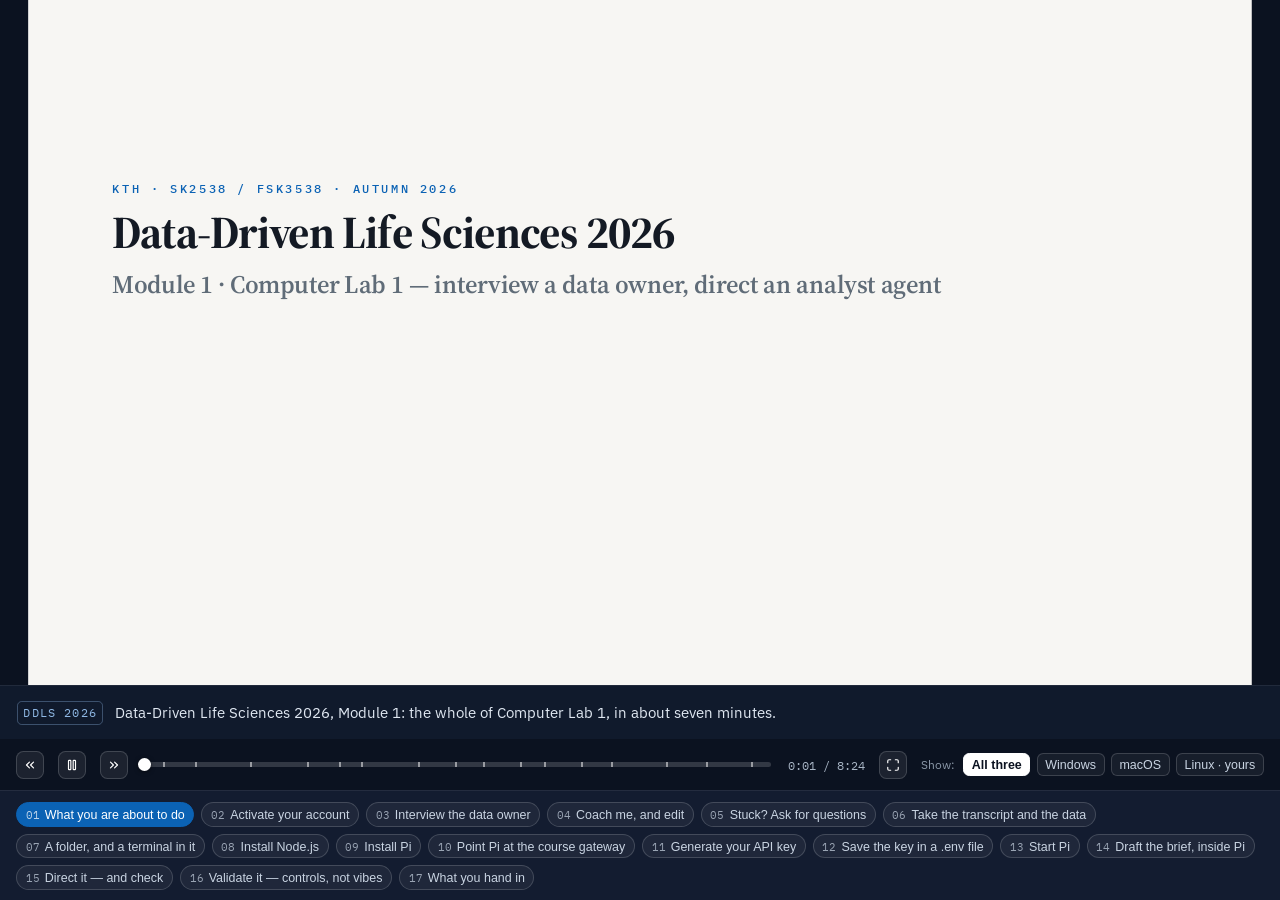
<file: static/lab1-onboarding/index.html>
<!doctype html>
<html lang="en">
<head>
<meta charset="utf-8">
<meta name="viewport" content="width=device-width, initial-scale=1">
<title>Data-Driven Life Sciences 2026 (SK2538) · Module 1, Computer Lab 1 — the whole run-through</title>
<meta name="description" content="A synthesized walkthrough of DDLS 2026 Lab 1: activate the portal, interview the data owner, download the transcript and dataset, install and configure the Pi analyst agent on Windows, macOS or Linux, and direct it at the problem.">
<link rel="preconnect" href="https://fonts.googleapis.com">
<link rel="preconnect" href="https://fonts.gstatic.com" crossorigin>
<link href="https://fonts.googleapis.com/css2?family=IBM+Plex+Mono:wght@400;500&family=IBM+Plex+Sans:wght@400;500;600&family=Source+Serif+4:opsz,wght@8..60,400;8..60,600&display=swap" rel="stylesheet">
<link rel="stylesheet" href="player.css">
<style>
  html,body{height:100%}
  body{background:#0b1220;padding:0;margin:0}
  .wrap{max-width:1600px;margin:0 auto;padding:0}
  /* opened directly (not embedded): pin the player to the screen so the controls,
     chapter list and narration are always visible without scrolling */
  /* centre the player in the screen and let the surround read as a frame, not as
     content that ran out */
  body.standalone{overflow:hidden; display:flex; align-items:center; justify-content:center}
  body.standalone .wrap{width:100%; max-width:none}
  noscript{display:block;padding:24px;font-family:'IBM Plex Sans',sans-serif;color:#41505f}
</style>
</head>
<body>
<div class="wrap"><div id="film"></div></div>
<noscript>
  This walkthrough is an interactive HTML animation and needs JavaScript.
  The same steps are written out in full in Parts 1–4 of the lab instructions below.
</noscript>
<script src="engine.js"></script>
<script src="ui.js"></script>
<script src="scenes.js"></script>
<script>
// Deep-link to a chapter: /lab1-onboarding/?c=8 (or #c=8) jumps straight to step 8.
(function () {
  // Standalone tab: make the player exactly one screen tall. Embedded in the lab page it
  // keeps its natural height instead, and reports it so the iframe can size to fit.
  var standalone = window.self === window.top;
  if (standalone) {
    document.body.classList.add('standalone');
    var pl = document.querySelector('.player');
    if (pl) { pl.classList.add('fit'); window.dispatchEvent(new Event('resize')); }
  }

  // ?c=8 jumps to chapter 8. ?c=folder does the same by name and survives a chapter being
  // inserted before it — prefer the slug when linking from prose.
  var m = /[?#&]c=([A-Za-z0-9_-]+)/.exec(location.search + location.hash);
  if (m) {
    var chips = document.querySelectorAll('.chapters .chip');
    var i = -1;
    if (/^\d+$/.test(m[1])) {
      i = Math.min(Math.max(parseInt(m[1], 10) - 1, 0), chips.length - 1);
    } else {
      var ids = window.__filmChapters || [];
      for (var j = 0; j < ids.length; j++) { if (ids[j] === m[1]) { i = j; break; } }
    }
    if (i >= 0 && chips[i]) chips[i].click();
  }
  // Report our height so an embedding page can size its iframe to fit.
  function report() {
    if (standalone) return;               // nobody is sizing an iframe to us
    var el = document.querySelector('.player');
    if (!el) return;
    var h = Math.ceil(el.getBoundingClientRect().height);
    parent.postMessage({ ddlsFilm: 'height', height: h }, '*');
  }
  // Embedded: wait for the parent to say the reader has actually scrolled to us.
  window.addEventListener('message', function (e) {
    if (!e.data || e.data.ddlsFilm !== 'play') return;
    var tl = window.__timelines && window.__timelines['ddls-lab1-onboarding'];
    var ov = document.querySelector('.overlay');
    if (!tl || (ov && !ov.classList.contains('hidden') && e.data.force !== true)) {
      if (ov) ov.classList.add('hidden');
    }
    if (tl) tl.play();
  });
  window.addEventListener('resize', report);
  window.addEventListener('load', report);
  setTimeout(report, 300); setTimeout(report, 1200);
})();
</script>
</body>
</html>
</file>
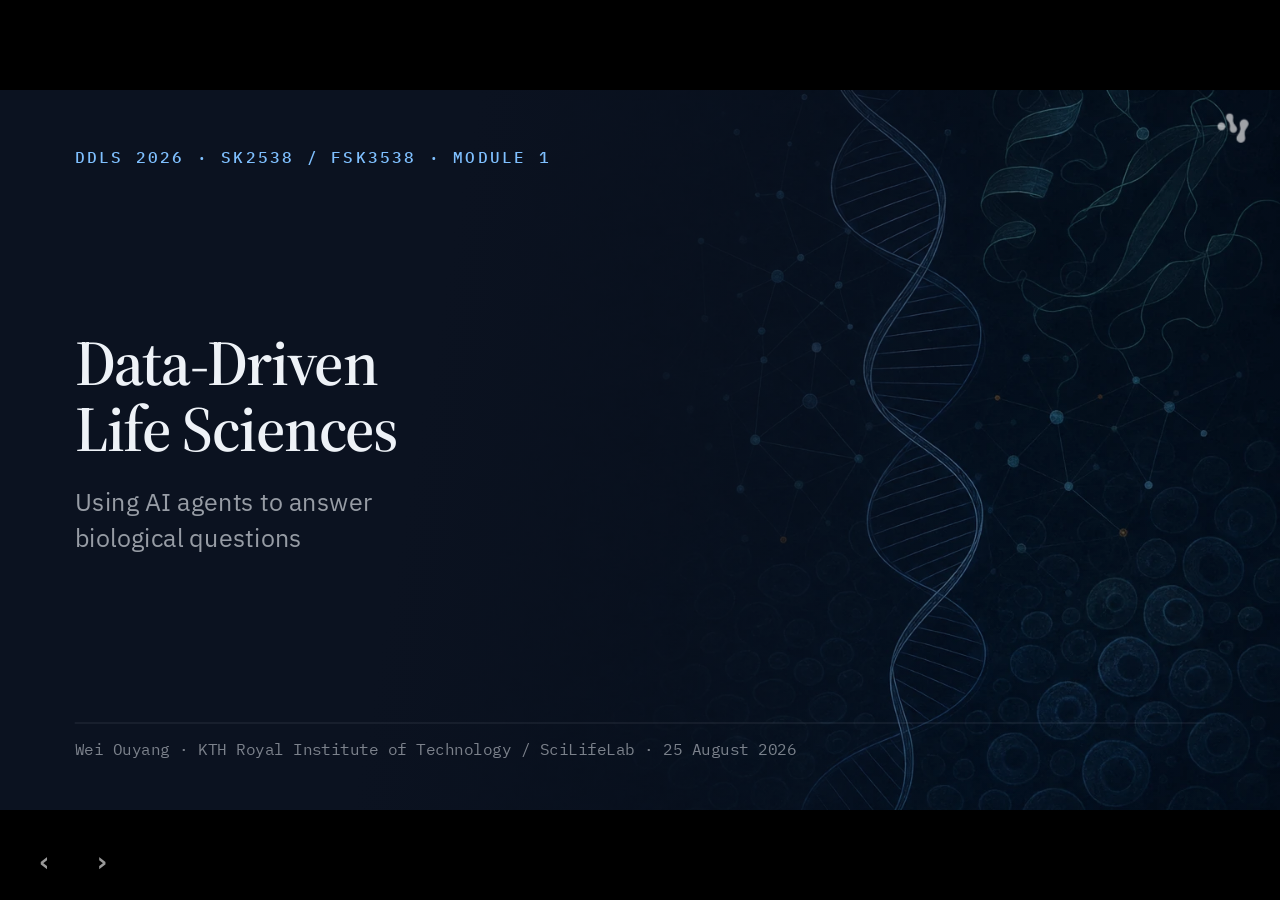
<file: static/presentation/ddls-2026-module-1/index.html>
<!doctype html>
<html lang="en">
<head>
<meta charset="utf-8" />
<meta name="viewport" content="width=device-width, initial-scale=1" />
<title>DDLS 2026 — Module 1: Introduction to Data-Driven Life Sciences</title>
<link rel="preconnect" href="https://fonts.googleapis.com">
<link rel="preconnect" href="https://fonts.gstatic.com" crossorigin>
<link href="https://fonts.googleapis.com/css2?family=IBM+Plex+Mono:wght@400;500&family=IBM+Plex+Sans:wght@400;500;600&family=Source+Serif+4:opsz,wght@8..60,400;8..60,600&display=swap" rel="stylesheet">
<link rel="stylesheet" href="./deck.css">
<style>
  /* Lecture-specific: full-bleed illustration behind a dark slide. */
  .slide.art{ background:var(--ink-deep); }
  .slide.art .bg{ position:absolute; inset:0; background-size:cover;
                  background-position:center right; z-index:0; }
  .slide.art .bg::after{ content:''; position:absolute; inset:0;
    background:linear-gradient(100deg,#0b1220 0%,#0b1220 34%,rgba(11,18,32,.72) 52%,rgba(11,18,32,.15) 78%); }
  .slide.art .pad{ z-index:2; }

  /* Small inline glyph strip used to label the six modules. */
  .stats2{ display:grid; grid-template-columns:repeat(3,1fr); gap:52px; max-width:1500px; }
  .stats2 .v{ font:600 62px/1 var(--serif); color:#7fc0ff; letter-spacing:-.02em; }
  .stats2 .v sup{ font-size:.5em; }
  .stats2 .l{ font:400 25px/1.36 var(--sans); color:var(--on-deep-2); margin-top:14px; }
  /* The footnote band is attribution, not content: it sits one step below the
     24px floor so it reads as apparatus. 2 lines x 28.6px + the 30px offset =
     87px, so .pad reserves 100 and .pad.tight 92 — a real clearance either way. */
  .foot{ position:absolute; left:112px; right:112px; bottom:30px; z-index:3;
         font:400 22px/1.3 var(--mono); color:var(--ink-3); letter-spacing:.01em; }
  .slide.deep .foot, .slide.art .foot{ color:rgba(238,242,247,.46); }
  .slide:has(.foot) .pad{ padding-bottom:100px; }
  .slide:has(.foot) .pad.tight{ padding-bottom:92px; }

  /* Slide number — navigation apparatus, "n / total" so you can see how far
     through the deck you are, not just where you are. It sits in the bottom
     margin, clear of .foot's 112px band, so it can never collide with content.
     Being part of the slide it survives PDF and PPTX export, which the on-screen
     counter does not; that counter sat in the same corner saying the same thing,
     so it goes. */
  .slideno{ position:absolute; bottom:30px; right:46px; z-index:4;
            font:400 24px/1 var(--mono); color:var(--ink-3); opacity:.42;
            letter-spacing:.06em; user-select:none; }
  .slide.deep .slideno, .slide.art .slideno{ color:var(--on-deep); opacity:.36; }
  #deck-counter{ display:none !important; }

  /* SciLifeLab mark, top right of every slide. It is provenance, not content, so
     it lives in the top margin above .pad's 88px inset and stays quiet. */
  .slidemark{ position:absolute; top:34px; right:46px; z-index:4;
              height:46px; width:auto; opacity:.48;
              user-select:none; pointer-events:none; }
  .slide.deep .slidemark{ opacity:.62; }
  .logo{ height:74px; width:auto; display:block; }
  .logorow{ display:flex; align-items:center; gap:40px; }
  .cards.c6{ grid-template-columns:repeat(6,1fr); gap:18px; }
  .card .stepicon{ width:40px; height:40px; margin-bottom:2px; }
  .card.step-hot{ border-color:var(--d3); background:#fdf8f2; }
  .card.probe{ gap:10px; padding:26px 24px; }
  .card.probe .probeicon{ width:36px; height:36px; }
  ul.qs{ list-style:none; margin:6px 0 0; padding:0; display:grid; gap:12px; }
  ul.qs li{ font:400 24px/1.34 var(--sans); color:var(--ink-2);
            position:relative; padding-left:22px; }
  ul.qs li::before{ content:'·'; position:absolute; left:4px; color:var(--ink-3);
                    font-weight:700; }
  .qlist{ display:grid; gap:18px; }
  .qrow{ display:grid; grid-template-columns:1fr 56px 1.15fr; align-items:center; gap:20px; }
  .qrow .vague{ font:400 27px/1.34 var(--sans); color:var(--ink-3); font-style:italic;
                background:var(--white); border:1px solid var(--rule-2); padding:18px 22px; }
  .qrow .probe-q{ font:500 27px/1.34 var(--sans); color:var(--ink);
                  background:var(--blue-soft); border-left:3px solid var(--blue);
                  padding:18px 22px; }
  .qrow .qarrow{ width:40px; height:24px; justify-self:center; }
  figcaption .cite{ white-space:nowrap; flex:0 0 auto; }
  .mods{ display:grid; grid-template-columns:repeat(6,1fr); gap:18px; }
  .mods .m{ display:flex; flex-direction:column; gap:12px; }
  .mods .m svg{ width:100%; height:auto; }
  .mods .m .lab{ font:500 24px/1.28 var(--sans); color:var(--ink); }
  .mods .m .wk{ font:500 24px/1 var(--mono); color:var(--blue); letter-spacing:.1em; }
</style>
</head>
<body>

<div id="deck">

<!-- 01 ──────────────────────────────────────────────────────── Title -->
<section class="slide art deep" data-screen-label="01 Title">
  <div class="bg" style="background-image:url('./img/hero.webp')"></div>
  <div class="pad between">
    <div class="eyebrow" data-anim="fade">DDLS 2026 · SK2538 / FSK3538 · Module 1</div>
    <div>
      <h1 data-anim="rise">Data-Driven<br>Life Sciences</h1>
      <p class="lead" data-anim="rise" data-delay="1" style="margin-top:34px;max-width:24ch">
        Using AI agents to answer biological questions</p>
    </div>
    <div>
      <div class="rule" style="margin-bottom:22px"></div>
      <div class="cite">Wei Ouyang · KTH Royal Institute of Technology / SciLifeLab · 25 August 2026</div>
    </div>
  </div>
</section>

<!-- 02 ──────────────────────────────────────── Where this comes from -->
<section class="slide" data-screen-label="02 Where this comes from">
  <div class="pad">
    <div class="logorow" style="margin-bottom:18px">
      <img class="logo" src="./img/logos/scilifelab-symbol-pos.png" alt="SciLifeLab" />
      <div>
        <div class="eyebrow">Science for Life Laboratory</div>
        <div class="body" style="font-size:26px;margin-top:6px">a national research infrastructure for the
          life sciences, shared by KTH, KI, Stockholm University and Uppsala</div>
      </div>
    </div>
    <h2 style="margin:4px 0 24px">This course is the teaching end of the <span class="hi">DDLS</span> programme</h2>
    <div class="cards c4" style="margin:auto 0"><div class="card" data-anim="rise" data-delay="0"><svg viewBox="0 0 40 40" class="stepicon" role="img" aria-label="Four research areas"><g transform="translate(3.0,3.0) scale(1.417)" fill="none" stroke="var(--d1)" stroke-width="1.20" stroke-linecap="round" stroke-linejoin="round"><path d="m10 16 1.5 1.5" /> <path d="m14 8-1.5-1.5" /> <path d="M15 2c-1.798 1.998-2.518 3.995-2.807 5.993" /> <path d="m16.5 10.5 1 1" /> <path d="m17 6-2.891-2.891" /> <path d="M2 15c6.667-6 13.333 0 20-6" /> <path d="m20 9 .891.891" /> <path d="M3.109 14.109 4 15" /> <path d="m6.5 12.5 1 1" /> <path d="m7 18 2.891 2.891" /> <path d="M9 22c1.798-1.998 2.518-3.995 2.807-5.993" /></g></svg><div class="t" style="font-size:29px">Four research areas</div><div class="k">2020 → 2034</div><div class="d">Cell and molecular biology · evolution and biodiversity · precision medicine · epidemiology</div></div><div class="card" data-anim="rise" data-delay="1"><svg viewBox="0 0 40 40" class="stepicon" role="img" aria-label="Eleven universities"><g transform="translate(3.0,3.0) scale(1.417)" fill="none" stroke="var(--d1)" stroke-width="1.20" stroke-linecap="round" stroke-linejoin="round"><path d="M21.42 10.922a1 1 0 0 0-.019-1.838L12.83 5.18a2 2 0 0 0-1.66 0L2.6 9.08a1 1 0 0 0 0 1.832l8.57 3.908a2 2 0 0 0 1.66 0z" /> <path d="M22 10v6" /> <path d="M6 12.5V16a6 3 0 0 0 12 0v-3.5" /></g></svg><div class="t" style="font-size:29px">Eleven universities</div><div class="k">SEK 3.55 billion</div><div class="d">Fellows, PhD students and postdocs recruited across the country</div></div><div class="card" data-anim="rise" data-delay="2"><svg viewBox="0 0 40 40" class="stepicon" role="img" aria-label="AICell Lab, KTH"><g transform="translate(3.0,3.0) scale(1.417)" fill="none" stroke="var(--d1)" stroke-width="1.20" stroke-linecap="round" stroke-linejoin="round"><path d="M6 18h8" /> <path d="M3 22h18" /> <path d="M14 22a7 7 0 1 0 0-14h-1" /> <path d="M9 14h2" /> <path d="M9 12a2 2 0 0 1-2-2V6h6v4a2 2 0 0 1-2 2Z" /> <path d="M12 6V3a1 1 0 0 0-1-1H9a1 1 0 0 0-1 1v3" /></g></svg><div class="t" style="font-size:29px">AICell Lab, KTH</div><div class="k">one DDLS group</div><div class="d">AI agents for imaging and cell biology — <span style="font-family:var(--mono)">aicell.io</span></div></div><div class="card" data-anim="rise" data-delay="3"><svg viewBox="0 0 40 40" class="stepicon" role="img" aria-label="This course"><g transform="translate(3.0,3.0) scale(1.417)" fill="none" stroke="var(--d1)" stroke-width="1.20" stroke-linecap="round" stroke-linejoin="round"><path d="M16 21v-2a4 4 0 0 0-4-4H6a4 4 0 0 0-4 4v2" /> <path d="M16 3.128a4 4 0 0 1 0 7.744" /> <path d="M22 21v-2a4 4 0 0 0-3-3.87" /> <circle cx="9" cy="7" r="4" /></g></svg><div class="t" style="font-size:29px">This course</div><div class="k">SK2538 · 7.5 hp</div><div class="d">The teaching end of that programme, run since 2022</div></div></div>
    <p class="body" style="margin-top:20px">The <strong>SciLifeLab &amp; Wallenberg National Program for
      Data-Driven Life Science</strong> exists to build exactly the skills this course teaches — and to
      find the people who will use them.</p>
    <div class="foot">DDLS programme: scilifelab.se/data-driven · a 14-year, SEK 3.55 bn initiative funded by the Knut and Alice Wallenberg Foundation · AICell Lab: aicell.io</div>
  </div>
</section>

<!-- 03 ─────────────────────────────────────────────────── Objectives -->
<section class="slide" data-screen-label="03 Objectives">
  <div class="pad">
    <div class="eyebrow">Module 1</div>
    <h2 style="margin:18px 0 34px">By the end of today you should be able to…</h2>
    <figure class="fig bare" style="margin:26px 0 30px"><svg viewBox="0 0 1660 130" role="img" aria-label="data, agents, controls, the role"><g data-anim="rise" data-delay="0"><g transform="translate(185.5,22.0) scale(1.833)" fill="none" stroke="var(--d1)" stroke-width="0.93" stroke-linecap="round" stroke-linejoin="round"><path d="m10 16 1.5 1.5" /> <path d="m14 8-1.5-1.5" /> <path d="M15 2c-1.798 1.998-2.518 3.995-2.807 5.993" /> <path d="m16.5 10.5 1 1" /> <path d="m17 6-2.891-2.891" /> <path d="M2 15c6.667-6 13.333 0 20-6" /> <path d="m20 9 .891.891" /> <path d="M3.109 14.109 4 15" /> <path d="m6.5 12.5 1 1" /> <path d="m7 18 2.891 2.891" /> <path d="M9 22c1.798-1.998 2.518-3.995 2.807-5.993" /></g><text x="208" y="112" text-anchor="middle" font-size="25" font-family="var(--sans)" fill="var(--ink-2)">data</text></g><line x1="415" y1="20" x2="415" y2="120" stroke="var(--rule-2)" stroke-width="1"/><g data-anim="rise" data-delay="1"><g transform="translate(600.5,22.0) scale(1.833)" fill="none" stroke="var(--d1)" stroke-width="0.93" stroke-linecap="round" stroke-linejoin="round"><path d="M12 5a3 3 0 1 0-5.997.125 4 4 0 0 0-2.526 5.77 4 4 0 0 0 .556 6.588A4 4 0 1 0 12 18Z" /> <path d="M9 13a4.5 4.5 0 0 0 3-4" /> <path d="M6.003 5.125A3 3 0 0 0 6.401 6.5" /> <path d="M3.477 10.896a4 4 0 0 1 .585-.396" /> <path d="M6 18a4 4 0 0 1-1.967-.516" /> <path d="M12 13h4" /> <path d="M12 18h6a2 2 0 0 1 2 2v1" /> <path d="M12 8h8" /> <path d="M16 8V5a2 2 0 0 1 2-2" /> <circle cx="16" cy="13" r=".5" /> <circle cx="18" cy="3" r=".5" /> <circle cx="20" cy="21" r=".5" /> <circle cx="20" cy="8" r=".5" /></g><text x="622" y="112" text-anchor="middle" font-size="25" font-family="var(--sans)" fill="var(--ink-2)">agents</text></g><line x1="830" y1="20" x2="830" y2="120" stroke="var(--rule-2)" stroke-width="1"/><g data-anim="rise" data-delay="2"><g transform="translate(1015.5,22.0) scale(1.833)" fill="none" stroke="var(--d1)" stroke-width="0.93" stroke-linecap="round" stroke-linejoin="round"><path d="M20 13c0 5-3.5 7.5-7.66 8.95a1 1 0 0 1-.67-.01C7.5 20.5 4 18 4 13V6a1 1 0 0 1 1-1c2 0 4.5-1.2 6.24-2.72a1.17 1.17 0 0 1 1.52 0C14.51 3.81 17 5 19 5a1 1 0 0 1 1 1z" /> <path d="m9 12 2 2 4-4" /></g><text x="1038" y="112" text-anchor="middle" font-size="25" font-family="var(--sans)" fill="var(--ink-2)">controls</text></g><line x1="1245" y1="20" x2="1245" y2="120" stroke="var(--rule-2)" stroke-width="1"/><g data-anim="rise" data-delay="3"><g transform="translate(1430.5,22.0) scale(1.833)" fill="none" stroke="var(--d1)" stroke-width="0.93" stroke-linecap="round" stroke-linejoin="round"><path d="M16 21v-2a4 4 0 0 0-4-4H6a4 4 0 0 0-4 4v2" /> <path d="M16 3.128a4 4 0 0 1 0 7.744" /> <path d="M22 21v-2a4 4 0 0 0-3-3.87" /> <circle cx="9" cy="7" r="4" /></g><text x="1452" y="112" text-anchor="middle" font-size="25" font-family="var(--sans)" fill="var(--ink-2)">the role</text></g></svg></figure>
    <ul class="points" style="max-width:1500px">
      <li data-anim="rise">Explain why modern biology produces more data than it can interpret</li>
      <li data-anim="rise" data-delay="1">Describe what an <span class="term">AI agent</span> is, and how it differs from a chatbot</li>
      <li data-anim="rise" data-delay="2">Name three ways an agent fails on biological data — and the control for each</li>
      <li data-anim="rise" data-delay="3">Describe the role this course trains you for, and how you will be assessed</li>
    </ul>
    <div style="margin-top:auto">
      <div class="rule" style="margin-bottom:20px"></div>
      <div class="cite">These map onto the course intended learning outcomes · ddls.aicell.io/course/ddls-2026</div>
    </div>
      <div class="foot">Intended learning outcomes, DDLS 2026 course syllabus · ddls.aicell.io/course/ddls-2026</div>
  </div>
</section>

<!-- 04 ────────────────────────────────────────────────────── Roadmap -->
<section class="slide" data-screen-label="04 Roadmap">
  <div class="pad">
    <div class="eyebrow">Roadmap</div>
    <h2 style="margin:18px 0 40px">Six parts, eighty minutes, then discussion</h2>
    <figure class="fig bare" style="flex:1;justify-content:center">
      <svg viewBox="0 0 1660 285" role="img" aria-label="Six parts of the lecture with timings"><g data-anim="fade" data-delay="0"><g transform="translate(109.3,29.0) scale(2.417)" fill="none" stroke="var(--d1)" stroke-width="0.70" stroke-linecap="round" stroke-linejoin="round"><path d="m10 16 1.5 1.5" /> <path d="m14 8-1.5-1.5" /> <path d="M15 2c-1.798 1.998-2.518 3.995-2.807 5.993" /> <path d="m16.5 10.5 1 1" /> <path d="m17 6-2.891-2.891" /> <path d="M2 15c6.667-6 13.333 0 20-6" /> <path d="m20 9 .891.891" /> <path d="M3.109 14.109 4 15" /> <path d="m6.5 12.5 1 1" /> <path d="m7 18 2.891 2.891" /> <path d="M9 22c1.798-1.998 2.518-3.995 2.807-5.993" /></g><text x="138" y="130" text-anchor="middle" font-size="24" font-family="var(--mono)" fill="var(--d1)" letter-spacing="2">I</text><text x="138" y="176" text-anchor="middle" font-size="26" font-family="var(--sans)" font-weight="600" fill="var(--ink)">Biology as</text><text x="138" y="210" text-anchor="middle" font-size="26" font-family="var(--sans)" font-weight="600" fill="var(--ink)">measurement</text><text x="138" y="256" text-anchor="middle" font-size="24" font-family="var(--mono)" fill="var(--ink-3)">18 min</text></g><line x1="277" y1="26" x2="277" y2="266" stroke="var(--rule-2)" stroke-width="1"/><g data-anim="fade" data-delay="1"><g transform="translate(386.0,29.0) scale(2.417)" fill="none" stroke="var(--d1)" stroke-width="0.70" stroke-linecap="round" stroke-linejoin="round"><path d="M12 5a3 3 0 1 0-5.997.125 4 4 0 0 0-2.526 5.77 4 4 0 0 0 .556 6.588A4 4 0 1 0 12 18Z" /> <path d="M9 13a4.5 4.5 0 0 0 3-4" /> <path d="M6.003 5.125A3 3 0 0 0 6.401 6.5" /> <path d="M3.477 10.896a4 4 0 0 1 .585-.396" /> <path d="M6 18a4 4 0 0 1-1.967-.516" /> <path d="M12 13h4" /> <path d="M12 18h6a2 2 0 0 1 2 2v1" /> <path d="M12 8h8" /> <path d="M16 8V5a2 2 0 0 1 2-2" /> <circle cx="16" cy="13" r=".5" /> <circle cx="18" cy="3" r=".5" /> <circle cx="20" cy="21" r=".5" /> <circle cx="20" cy="8" r=".5" /></g><text x="415" y="130" text-anchor="middle" font-size="24" font-family="var(--mono)" fill="var(--d1)" letter-spacing="2">II</text><text x="415" y="176" text-anchor="middle" font-size="26" font-family="var(--sans)" font-weight="600" fill="var(--ink)">What agents</text><text x="415" y="210" text-anchor="middle" font-size="26" font-family="var(--sans)" font-weight="600" fill="var(--ink)">changed</text><text x="415" y="256" text-anchor="middle" font-size="24" font-family="var(--mono)" fill="var(--ink-3)">20 min</text></g><line x1="553" y1="26" x2="553" y2="266" stroke="var(--rule-2)" stroke-width="1"/><g data-anim="fade" data-delay="2"><g transform="translate(662.7,29.0) scale(2.417)" fill="none" stroke="var(--d1)" stroke-width="0.70" stroke-linecap="round" stroke-linejoin="round"><path d="M20 13c0 5-3.5 7.5-7.66 8.95a1 1 0 0 1-.67-.01C7.5 20.5 4 18 4 13V6a1 1 0 0 1 1-1c2 0 4.5-1.2 6.24-2.72a1.17 1.17 0 0 1 1.52 0C14.51 3.81 17 5 19 5a1 1 0 0 1 1 1z" /> <path d="m9 12 2 2 4-4" /></g><text x="692" y="130" text-anchor="middle" font-size="24" font-family="var(--mono)" fill="var(--d1)" letter-spacing="2">III</text><text x="692" y="176" text-anchor="middle" font-size="26" font-family="var(--sans)" font-weight="600" fill="var(--ink)">How it</text><text x="692" y="210" text-anchor="middle" font-size="26" font-family="var(--sans)" font-weight="600" fill="var(--ink)">fails</text><text x="692" y="256" text-anchor="middle" font-size="24" font-family="var(--mono)" fill="var(--ink-3)">8 min</text></g><line x1="830" y1="26" x2="830" y2="266" stroke="var(--rule-2)" stroke-width="1"/><g data-anim="fade" data-delay="3"><g transform="translate(939.3,29.0) scale(2.417)" fill="none" stroke="var(--d1)" stroke-width="0.70" stroke-linecap="round" stroke-linejoin="round"><path d="M16 21v-2a4 4 0 0 0-4-4H6a4 4 0 0 0-4 4v2" /> <path d="M16 3.128a4 4 0 0 1 0 7.744" /> <path d="M22 21v-2a4 4 0 0 0-3-3.87" /> <circle cx="9" cy="7" r="4" /></g><text x="968" y="130" text-anchor="middle" font-size="24" font-family="var(--mono)" fill="var(--d1)" letter-spacing="2">IV</text><text x="968" y="176" text-anchor="middle" font-size="26" font-family="var(--sans)" font-weight="600" fill="var(--ink)">The new</text><text x="968" y="210" text-anchor="middle" font-size="26" font-family="var(--sans)" font-weight="600" fill="var(--ink)">role</text><text x="968" y="256" text-anchor="middle" font-size="24" font-family="var(--mono)" fill="var(--ink-3)">15 min</text></g><line x1="1107" y1="26" x2="1107" y2="266" stroke="var(--rule-2)" stroke-width="1"/><g data-anim="fade" data-delay="4"><g transform="translate(1216.0,29.0) scale(2.417)" fill="none" stroke="var(--d1)" stroke-width="0.70" stroke-linecap="round" stroke-linejoin="round"><path d="M8 2v4" /> <path d="M16 2v4" /> <rect width="18" height="18" x="3" y="4" rx="2" /> <path d="M3 10h18" /> <path d="M8 14h.01" /> <path d="M12 14h.01" /> <path d="M16 14h.01" /> <path d="M8 18h.01" /> <path d="M12 18h.01" /> <path d="M16 18h.01" /></g><text x="1245" y="130" text-anchor="middle" font-size="24" font-family="var(--mono)" fill="var(--d1)" letter-spacing="2">V</text><text x="1245" y="176" text-anchor="middle" font-size="26" font-family="var(--sans)" font-weight="600" fill="var(--ink)">How the</text><text x="1245" y="210" text-anchor="middle" font-size="26" font-family="var(--sans)" font-weight="600" fill="var(--ink)">course runs</text><text x="1245" y="256" text-anchor="middle" font-size="24" font-family="var(--mono)" fill="var(--ink-3)">12 min</text></g><line x1="1383" y1="26" x2="1383" y2="266" stroke="var(--rule-2)" stroke-width="1"/><g data-anim="fade" data-delay="5"><g transform="translate(1492.7,29.0) scale(2.417)" fill="none" stroke="var(--d3)" stroke-width="0.70" stroke-linecap="round" stroke-linejoin="round"><path d="M16 10a2 2 0 0 1-2 2H6.828a2 2 0 0 0-1.414.586l-2.202 2.202A.71.71 0 0 1 2 14.286V4a2 2 0 0 1 2-2h10a2 2 0 0 1 2 2z" /> <path d="M20 9a2 2 0 0 1 2 2v10.286a.71.71 0 0 1-1.212.502l-2.202-2.202A2 2 0 0 0 17.172 19H10a2 2 0 0 1-2-2v-1" /></g><text x="1522" y="130" text-anchor="middle" font-size="24" font-family="var(--mono)" fill="var(--d3)" letter-spacing="2">VI</text><text x="1522" y="176" text-anchor="middle" font-size="26" font-family="var(--sans)" font-weight="600" fill="var(--ink)">Wrap-up &</text><text x="1522" y="210" text-anchor="middle" font-size="26" font-family="var(--sans)" font-weight="600" fill="var(--ink)">discussion</text><text x="1522" y="256" text-anchor="middle" font-size="24" font-family="var(--mono)" fill="var(--ink-3)">the rest</text></g></svg>
    </figure>
    <p class="body" style="margin-top:auto">Interrupt me. This is the one session
      where asking the obvious question helps everyone.</p>
      <div class="foot">DDLS 2026 · SK2538 / FSK3538 · Module 1 · ddls.aicell.io/course/ddls-2026</div>
  </div>
</section>

<!-- 05 ─────────────────────────────────────────────────────── Part I -->
<section class="slide art deep divider" data-screen-label="05 Part I">
  <div class="bg" style="background-image:url('./img/div1.webp')"></div>
  <div class="pad center">
    <div class="num">I</div>
    <div class="eyebrow" style="margin-top:22px">Part one</div>
    <h2>Biology as measurement,<br>and the<br>interpretation gap</h2>
  </div>
</section>

<!-- 06 ─────────────────────────────────────────────────── Cost curve -->
<section class="slide" data-screen-label="06 Cost curve">
  <div class="pad">
    <div class="eyebrow">Where the data came from</div>
    <h2 style="margin:18px 0 32px">Measurement got cheap faster than computing did</h2>
    <div class="split fig-left">
      <figure class="fig">
        <svg viewBox="0 0 860 430" role="img" aria-label="Cost per human genome on a log scale, falling from 95 million dollars in 2001 to about 525 dollars in 2022, far faster than a Moore's law reference line, with vendor platforms announced at 200 dollars in 2023 and at 100 dollars by 2026">
 <g stroke="var(--rule-2)" stroke-width="1"><line x1="96" y1="22" x2="840" y2="22"/><line x1="96" y1="80" x2="840" y2="80"/><line x1="96" y1="138" x2="840" y2="138"/><line x1="96" y1="196" x2="840" y2="196"/><line x1="96" y1="254" x2="840" y2="254"/><line x1="96" y1="312" x2="840" y2="312"/><line x1="96" y1="370" x2="840" y2="370"/></g>
 <g font-size="25" font-family="var(--mono)" fill="var(--ink-3)" text-anchor="end"><text x="84" y="29">$100M</text><text x="84" y="87">$10M</text><text x="84" y="145">$1M</text><text x="84" y="203">$100k</text><text x="84" y="261">$10k</text><text x="84" y="319">$1k</text><text x="84" y="377">$100</text></g>
 <g font-size="25" font-family="var(--mono)" fill="var(--ink-3)" text-anchor="middle"><text x="96" y="400">2001</text><text x="275" y="400">2007</text><text x="364" y="400">2010</text><text x="513" y="400">2015</text><text x="661" y="400">2020</text><text x="840" y="400" text-anchor="end">2026</text></g>
 <path d="M96.0 23.2 L185.3 49.4 L274.6 75.6 L363.8 101.8 L453.1 128.0 L542.4 154.2 L631.7 180.4 L721.0 206.5" fill="none" stroke="var(--d5)" stroke-width="2" stroke-dasharray="6 7" opacity=".7"/>
 <text x="742" y="142" font-size="25" font-family="var(--sans)" fill="var(--d5)" text-anchor="end">Moore's law</text>
 <path d="M96.0 23.2 L155.5 37.6 L185.3 53.4 L244.8 70.4 L274.6 81.5 L304.3 109.8 L334.1 196.0 L363.8 215.1 L393.6 252.8 L423.4 260.7 L453.1 271.0 L512.6 304.2 L572.2 309.1 L631.7 313.5 L691.2 326.5 L721.0 328.2" fill="none" stroke="var(--d1)" stroke-width="3.5" stroke-linecap="round"
       stroke-linejoin="round" stroke-dasharray="745" stroke-dashoffset="745" data-anim="draw"/>
 <g data-anim="fade" data-delay="4">
   <circle cx="96" cy="23.2" r="6" fill="var(--d1)"/>
   
   <circle cx="334" cy="196" r="6" fill="var(--d3)"/>
   <line x1="334" y1="204" x2="334" y2="276" stroke="var(--d3)" stroke-width="1.5"/>
   <text x="334" y="300" text-anchor="middle" font-size="25" font-family="var(--sans)" fill="var(--ink)">next-generation sequencing</text>
   <circle cx="721" cy="328.2" r="6" fill="var(--d1)"/>
   <text x="708" y="318" font-size="25" font-family="var(--sans)" fill="var(--ink)" text-anchor="end">$525</text>
   <path d="M721 328.2 L750.7 352.5 L840 370" fill="none" stroke="var(--d3)" stroke-width="2.5" stroke-dasharray="5 6"/>
   <circle cx="750.7" cy="352.5" r="5" fill="none" stroke="var(--d3)" stroke-width="2"/>
   <circle cx="840" cy="370" r="6" fill="none" stroke="var(--d3)" stroke-width="2.5"/>
   <text x="838" y="248" font-size="25" font-family="var(--sans)" fill="var(--d3)" text-anchor="end">announced: $200 &rarr; $100</text>
   <line x1="840" y1="262" x2="840" y2="360" stroke="var(--d3)" stroke-width="1.5" opacity=".6"/>
 </g></svg>
        <figcaption>
          <span><b>Fig 1.</b> Cost per human genome, log scale. Amber = vendor announcement.</span>
          <span class="cite">NHGRI Sequencing Cost, genome.gov</span>
        </figcaption>
      </figure>
      <div>
        <p class="body">In 2008 the cost fell off a cliff and never came back.
          Sequencing stopped being a project and became an assay.</p>
        <div class="define" style="margin-top:30px">
          <div class="k">So what</div>
          <div class="d">A genome went from a fifteen-year international project to
            an overnight assay, and in 2026 several platforms list it at
            <strong>$100</strong>. <strong>Nothing else in the pipeline moved
            that fast.</strong></div>
        </div>
      </div>
    </div>
      <div class="foot">NHGRI Genome Sequencing Program, genome.gov/sequencingcostsdata · $200 and $100 are vendor list prices at full capacity, reagents only — Illumina 2023; MGI, Ultima, Element by 2026</div>
  </div>
</section>

<!-- 07 ────────────────────────────────────────────────────── The gap -->
<section class="slide" data-screen-label="07 The gap">
  <div class="pad">
    <div class="eyebrow">The single fact this whole course is a response to</div>
    <h2 style="margin:16px 0 26px">We generate data exponentially. We interpret it linearly.</h2>
    <div class="split fig-left">
      <figure class="fig"><svg viewBox="0 0 860 400" role="img" aria-label="Human genomes sequenced rose by about eight orders of magnitude between 2001 and 2025 while the number of people able to analyse them grew roughly linearly">
 <g stroke="var(--rule-2)" stroke-width="1"><line x1="112" y1="334.0" x2="836" y2="334.0"/><line x1="112" y1="265.6" x2="836" y2="265.6"/><line x1="112" y1="197.1" x2="836" y2="197.1"/><line x1="112" y1="128.7" x2="836" y2="128.7"/><line x1="112" y1="60.2" x2="836" y2="60.2"/></g>
 <g font-size="25" font-family="var(--mono)" fill="var(--ink-3)" text-anchor="end"><text x="98" y="342.0">10⁰</text><text x="98" y="273.6">10²</text><text x="98" y="205.1">10⁴</text><text x="98" y="136.7">10⁶</text><text x="98" y="68.2">10⁸</text></g>
 <g font-size="25" font-family="var(--mono)" fill="var(--ink-3)" text-anchor="middle">
  <text x="112" y="368" text-anchor="start">2001</text>
  <text x="474" y="368">2013</text>
  <text x="836" y="368" text-anchor="end">2025</text></g>
 <path d="M112.0 313.4 L323.2 297.1 L534.3 279.2 L685.2 268.9 L836.0 260.6" fill="none" stroke="var(--d5)" stroke-width="2.5" stroke-dasharray="7 7"/>
 <text x="824" y="225" font-size="25" font-family="var(--sans)" fill="var(--d5)" text-anchor="end">people who can analyse it</text>
 <path d="M112.0 334.0 L323.2 231.3 L443.8 162.9 L534.3 128.7 L685.2 94.4 L836.0 60.2" fill="none" stroke="var(--d1)" stroke-width="3.5"
       stroke-linecap="round" stroke-dasharray="900" stroke-dashoffset="900" data-anim="draw"/>
 <text x="353" y="132" font-size="25" font-family="var(--sans)" fill="var(--d1)">genomes sequenced</text>
 <g data-anim="fade" data-delay="5">
  <path d="M764 81.4 L764 264.1" stroke="var(--d3)" stroke-width="2"/>
  <text x="752" y="194.4" font-size="25" font-family="var(--sans)" fill="var(--d3)" text-anchor="end" font-weight="600">the gap</text>
 </g></svg>
        <figcaption><span><b>Fig 2.</b> Blue: real, from the sources below. Grey: schematic.</span><span class="cite">log scale</span></figcaption>
      </figure>
      <div>
        <p class="body">Sequencing output has risen by roughly <strong>eight orders of
          magnitude</strong> since the first human genome. The number of people trained to
          analyse it has not.</p>
        <div class="define" style="margin-top:26px">
          <div class="k">The consequence</div>
          <div class="d">Most biological data that gets generated is <strong>never fully
            analysed.</strong> Not because the methods do not exist — because nobody has
            the time.</div>
        </div>
      </div>
    </div>
    <div class="foot">Genome counts: NHGRI · Stephens et al., <i>PLOS Biology</i> 2015, e1002195, projecting 100 million–2 billion human genomes and 2–40 exabytes of storage by 2025. Analyst curve is illustrative.</div>
  </div>
</section>

<!-- 08 ─────────────────────────────────────────────── One experiment -->
<section class="slide" data-screen-label="08 One experiment">
  <div class="pad">
    <div class="eyebrow">And it is not only sequencing</div>
    <h2 style="margin:18px 0 32px">One afternoon on a microscope</h2>
    <div class="split fig-left">
      <figure class="fig">
        <svg viewBox="0 0 860 400" role="img" aria-label="A 384-well plate, each well imaged in nine fields and four channels, giving 13824 images">
          <!-- plate -->
          <rect x="30" y="40" width="380" height="250" rx="10" fill="none" stroke="var(--rule)" stroke-width="2"/>
          <g fill="var(--blue-soft)" stroke="var(--blue-line)" stroke-width="1">
            <!-- 24 x 16 = 384 wells, positions computed, not eyeballed -->
            <g data-anim="fade"><circle cx="46.0" cy="54.0" r="5.3"/><circle cx="61.1" cy="54.0" r="5.3"/><circle cx="76.3" cy="54.0" r="5.3"/><circle cx="91.4" cy="54.0" r="5.3"/><circle cx="106.5" cy="54.0" r="5.3"/><circle cx="121.7" cy="54.0" r="5.3"/><circle cx="136.8" cy="54.0" r="5.3"/><circle cx="151.9" cy="54.0" r="5.3"/><circle cx="167.0" cy="54.0" r="5.3"/><circle cx="182.2" cy="54.0" r="5.3"/><circle cx="197.3" cy="54.0" r="5.3"/><circle cx="212.4" cy="54.0" r="5.3"/><circle cx="227.6" cy="54.0" r="5.3"/><circle cx="242.7" cy="54.0" r="5.3"/><circle cx="257.8" cy="54.0" r="5.3"/><circle cx="273.0" cy="54.0" r="5.3"/><circle cx="288.1" cy="54.0" r="5.3"/><circle cx="303.2" cy="54.0" r="5.3"/><circle cx="318.3" cy="54.0" r="5.3"/><circle cx="333.5" cy="54.0" r="5.3"/><circle cx="348.6" cy="54.0" r="5.3"/><circle cx="363.7" cy="54.0" r="5.3"/><circle cx="378.9" cy="54.0" r="5.3"/><circle cx="394.0" cy="54.0" r="5.3"/><circle cx="46.0" cy="68.8" r="5.3"/><circle cx="61.1" cy="68.8" r="5.3"/><circle cx="76.3" cy="68.8" r="5.3"/><circle cx="91.4" cy="68.8" r="5.3"/><circle cx="106.5" cy="68.8" r="5.3"/><circle cx="121.7" cy="68.8" r="5.3"/><circle cx="136.8" cy="68.8" r="5.3"/><circle cx="151.9" cy="68.8" r="5.3"/><circle cx="167.0" cy="68.8" r="5.3"/><circle cx="182.2" cy="68.8" r="5.3"/><circle cx="197.3" cy="68.8" r="5.3"/><circle cx="212.4" cy="68.8" r="5.3"/><circle cx="227.6" cy="68.8" r="5.3"/><circle cx="242.7" cy="68.8" r="5.3"/><circle cx="257.8" cy="68.8" r="5.3"/><circle cx="273.0" cy="68.8" r="5.3"/><circle cx="288.1" cy="68.8" r="5.3"/><circle cx="303.2" cy="68.8" r="5.3"/><circle cx="318.3" cy="68.8" r="5.3"/><circle cx="333.5" cy="68.8" r="5.3"/><circle cx="348.6" cy="68.8" r="5.3"/><circle cx="363.7" cy="68.8" r="5.3"/><circle cx="378.9" cy="68.8" r="5.3"/><circle cx="394.0" cy="68.8" r="5.3"/><circle cx="46.0" cy="83.6" r="5.3"/><circle cx="61.1" cy="83.6" r="5.3"/><circle cx="76.3" cy="83.6" r="5.3"/><circle cx="91.4" cy="83.6" r="5.3"/><circle cx="106.5" cy="83.6" r="5.3"/><circle cx="121.7" cy="83.6" r="5.3"/><circle cx="136.8" cy="83.6" r="5.3"/><circle cx="151.9" cy="83.6" r="5.3"/><circle cx="167.0" cy="83.6" r="5.3"/><circle cx="182.2" cy="83.6" r="5.3"/><circle cx="197.3" cy="83.6" r="5.3"/><circle cx="212.4" cy="83.6" r="5.3"/><circle cx="227.6" cy="83.6" r="5.3"/><circle cx="242.7" cy="83.6" r="5.3"/><circle cx="257.8" cy="83.6" r="5.3"/><circle cx="273.0" cy="83.6" r="5.3"/><circle cx="288.1" cy="83.6" r="5.3"/><circle cx="303.2" cy="83.6" r="5.3"/><circle cx="318.3" cy="83.6" r="5.3"/><circle cx="333.5" cy="83.6" r="5.3"/><circle cx="348.6" cy="83.6" r="5.3"/><circle cx="363.7" cy="83.6" r="5.3"/><circle cx="378.9" cy="83.6" r="5.3"/><circle cx="394.0" cy="83.6" r="5.3"/><circle cx="46.0" cy="98.4" r="5.3"/><circle cx="61.1" cy="98.4" r="5.3"/><circle cx="76.3" cy="98.4" r="5.3"/><circle cx="91.4" cy="98.4" r="5.3"/><circle cx="106.5" cy="98.4" r="5.3"/><circle cx="121.7" cy="98.4" r="5.3"/><circle cx="136.8" cy="98.4" r="5.3"/><circle cx="151.9" cy="98.4" r="5.3"/><circle cx="167.0" cy="98.4" r="5.3"/><circle cx="182.2" cy="98.4" r="5.3"/><circle cx="197.3" cy="98.4" r="5.3"/><circle cx="212.4" cy="98.4" r="5.3"/><circle cx="227.6" cy="98.4" r="5.3"/><circle cx="242.7" cy="98.4" r="5.3"/><circle cx="257.8" cy="98.4" r="5.3"/><circle cx="273.0" cy="98.4" r="5.3"/><circle cx="288.1" cy="98.4" r="5.3"/><circle cx="303.2" cy="98.4" r="5.3"/><circle cx="318.3" cy="98.4" r="5.3"/><circle cx="333.5" cy="98.4" r="5.3"/><circle cx="348.6" cy="98.4" r="5.3"/><circle cx="363.7" cy="98.4" r="5.3"/><circle cx="378.9" cy="98.4" r="5.3"/><circle cx="394.0" cy="98.4" r="5.3"/><circle cx="46.0" cy="113.2" r="5.3"/><circle cx="61.1" cy="113.2" r="5.3"/><circle cx="76.3" cy="113.2" r="5.3"/><circle cx="91.4" cy="113.2" r="5.3"/><circle cx="106.5" cy="113.2" r="5.3"/><circle cx="121.7" cy="113.2" r="5.3"/><circle cx="136.8" cy="113.2" r="5.3"/><circle cx="151.9" cy="113.2" r="5.3"/><circle cx="167.0" cy="113.2" r="5.3"/><circle cx="182.2" cy="113.2" r="5.3"/><circle cx="197.3" cy="113.2" r="5.3"/><circle cx="212.4" cy="113.2" r="5.3"/><circle cx="227.6" cy="113.2" r="5.3"/><circle cx="242.7" cy="113.2" r="5.3"/><circle cx="257.8" cy="113.2" r="5.3"/><circle cx="273.0" cy="113.2" r="5.3"/><circle cx="288.1" cy="113.2" r="5.3"/><circle cx="303.2" cy="113.2" r="5.3"/><circle cx="318.3" cy="113.2" r="5.3"/><circle cx="333.5" cy="113.2" r="5.3"/><circle cx="348.6" cy="113.2" r="5.3"/><circle cx="363.7" cy="113.2" r="5.3"/><circle cx="378.9" cy="113.2" r="5.3"/><circle cx="394.0" cy="113.2" r="5.3"/><circle cx="46.0" cy="128.0" r="5.3"/><circle cx="61.1" cy="128.0" r="5.3"/><circle cx="76.3" cy="128.0" r="5.3"/><circle cx="91.4" cy="128.0" r="5.3"/><circle cx="106.5" cy="128.0" r="5.3"/><circle cx="121.7" cy="128.0" r="5.3"/><circle cx="136.8" cy="128.0" r="5.3"/><circle cx="151.9" cy="128.0" r="5.3"/><circle cx="167.0" cy="128.0" r="5.3"/><circle cx="182.2" cy="128.0" r="5.3"/><circle cx="197.3" cy="128.0" r="5.3"/><circle cx="212.4" cy="128.0" r="5.3"/><circle cx="227.6" cy="128.0" r="5.3"/><circle cx="242.7" cy="128.0" r="5.3"/><circle cx="257.8" cy="128.0" r="5.3"/><circle cx="273.0" cy="128.0" r="5.3"/><circle cx="288.1" cy="128.0" r="5.3"/><circle cx="303.2" cy="128.0" r="5.3"/><circle cx="318.3" cy="128.0" r="5.3"/><circle cx="333.5" cy="128.0" r="5.3"/><circle cx="348.6" cy="128.0" r="5.3"/><circle cx="363.7" cy="128.0" r="5.3"/><circle cx="378.9" cy="128.0" r="5.3"/><circle cx="394.0" cy="128.0" r="5.3"/><circle cx="46.0" cy="142.8" r="5.3"/><circle cx="61.1" cy="142.8" r="5.3"/><circle cx="76.3" cy="142.8" r="5.3"/><circle cx="91.4" cy="142.8" r="5.3"/><circle cx="106.5" cy="142.8" r="5.3"/><circle cx="121.7" cy="142.8" r="5.3"/><circle cx="136.8" cy="142.8" r="5.3"/><circle cx="151.9" cy="142.8" r="5.3"/><circle cx="167.0" cy="142.8" r="5.3"/><circle cx="182.2" cy="142.8" r="5.3"/><circle cx="197.3" cy="142.8" r="5.3"/><circle cx="212.4" cy="142.8" r="5.3"/><circle cx="227.6" cy="142.8" r="5.3"/><circle cx="242.7" cy="142.8" r="5.3"/><circle cx="257.8" cy="142.8" r="5.3"/><circle cx="273.0" cy="142.8" r="5.3"/><circle cx="288.1" cy="142.8" r="5.3"/><circle cx="303.2" cy="142.8" r="5.3"/><circle cx="318.3" cy="142.8" r="5.3"/><circle cx="333.5" cy="142.8" r="5.3"/><circle cx="348.6" cy="142.8" r="5.3"/><circle cx="363.7" cy="142.8" r="5.3"/><circle cx="378.9" cy="142.8" r="5.3"/><circle cx="394.0" cy="142.8" r="5.3"/><circle cx="46.0" cy="157.6" r="5.3"/><circle cx="61.1" cy="157.6" r="5.3"/><circle cx="76.3" cy="157.6" r="5.3"/><circle cx="91.4" cy="157.6" r="5.3"/><circle cx="106.5" cy="157.6" r="5.3"/><circle cx="121.7" cy="157.6" r="5.3"/><circle cx="136.8" cy="157.6" r="5.3"/><circle cx="151.9" cy="157.6" r="5.3"/><circle cx="167.0" cy="157.6" r="5.3"/><circle cx="182.2" cy="157.6" r="5.3"/><circle cx="197.3" cy="157.6" r="5.3"/><circle cx="212.4" cy="157.6" r="5.3"/><circle cx="227.6" cy="157.6" r="5.3"/><circle cx="242.7" cy="157.6" r="5.3"/><circle cx="257.8" cy="157.6" r="5.3"/><circle cx="273.0" cy="157.6" r="5.3"/><circle cx="288.1" cy="157.6" r="5.3"/><circle cx="303.2" cy="157.6" r="5.3"/><circle cx="318.3" cy="157.6" r="5.3"/><circle cx="333.5" cy="157.6" r="5.3"/><circle cx="348.6" cy="157.6" r="5.3"/><circle cx="363.7" cy="157.6" r="5.3"/><circle cx="378.9" cy="157.6" r="5.3"/><circle cx="394.0" cy="157.6" r="5.3"/><circle cx="46.0" cy="172.4" r="5.3"/><circle cx="61.1" cy="172.4" r="5.3"/><circle cx="76.3" cy="172.4" r="5.3"/><circle cx="91.4" cy="172.4" r="5.3"/><circle cx="106.5" cy="172.4" r="5.3"/><circle cx="121.7" cy="172.4" r="5.3"/><circle cx="136.8" cy="172.4" r="5.3"/><circle cx="151.9" cy="172.4" r="5.3"/><circle cx="167.0" cy="172.4" r="5.3"/><circle cx="182.2" cy="172.4" r="5.3"/><circle cx="197.3" cy="172.4" r="5.3"/><circle cx="212.4" cy="172.4" r="5.3"/><circle cx="227.6" cy="172.4" r="5.3"/><circle cx="242.7" cy="172.4" r="5.3"/><circle cx="257.8" cy="172.4" r="5.3"/><circle cx="273.0" cy="172.4" r="5.3"/><circle cx="288.1" cy="172.4" r="5.3"/><circle cx="303.2" cy="172.4" r="5.3"/><circle cx="318.3" cy="172.4" r="5.3"/><circle cx="333.5" cy="172.4" r="5.3"/><circle cx="348.6" cy="172.4" r="5.3"/><circle cx="363.7" cy="172.4" r="5.3"/><circle cx="378.9" cy="172.4" r="5.3"/><circle cx="394.0" cy="172.4" r="5.3"/><circle cx="46.0" cy="187.2" r="5.3"/><circle cx="61.1" cy="187.2" r="5.3"/><circle cx="76.3" cy="187.2" r="5.3"/><circle cx="91.4" cy="187.2" r="5.3"/><circle cx="106.5" cy="187.2" r="5.3"/><circle cx="121.7" cy="187.2" r="5.3"/><circle cx="136.8" cy="187.2" r="5.3"/><circle cx="151.9" cy="187.2" r="5.3"/><circle cx="167.0" cy="187.2" r="5.3"/><circle cx="182.2" cy="187.2" r="5.3"/><circle cx="197.3" cy="187.2" r="5.3"/><circle cx="212.4" cy="187.2" r="5.3"/><circle cx="227.6" cy="187.2" r="5.3"/><circle cx="242.7" cy="187.2" r="5.3"/><circle cx="257.8" cy="187.2" r="5.3"/><circle cx="273.0" cy="187.2" r="5.3"/><circle cx="288.1" cy="187.2" r="5.3"/><circle cx="303.2" cy="187.2" r="5.3"/><circle cx="318.3" cy="187.2" r="5.3"/><circle cx="333.5" cy="187.2" r="5.3"/><circle cx="348.6" cy="187.2" r="5.3"/><circle cx="363.7" cy="187.2" r="5.3"/><circle cx="378.9" cy="187.2" r="5.3"/><circle cx="394.0" cy="187.2" r="5.3"/><circle cx="46.0" cy="202.0" r="5.3"/><circle cx="61.1" cy="202.0" r="5.3"/><circle cx="76.3" cy="202.0" r="5.3"/><circle cx="91.4" cy="202.0" r="5.3"/><circle cx="106.5" cy="202.0" r="5.3"/><circle cx="121.7" cy="202.0" r="5.3"/><circle cx="136.8" cy="202.0" r="5.3"/><circle cx="151.9" cy="202.0" r="5.3"/><circle cx="167.0" cy="202.0" r="5.3"/><circle cx="182.2" cy="202.0" r="5.3"/><circle cx="197.3" cy="202.0" r="5.3"/><circle cx="212.4" cy="202.0" r="5.3"/><circle cx="227.6" cy="202.0" r="5.3"/><circle cx="242.7" cy="202.0" r="5.3"/><circle cx="257.8" cy="202.0" r="5.3"/><circle cx="273.0" cy="202.0" r="5.3"/><circle cx="288.1" cy="202.0" r="5.3"/><circle cx="303.2" cy="202.0" r="5.3"/><circle cx="318.3" cy="202.0" r="5.3"/><circle cx="333.5" cy="202.0" r="5.3"/><circle cx="348.6" cy="202.0" r="5.3"/><circle cx="363.7" cy="202.0" r="5.3"/><circle cx="378.9" cy="202.0" r="5.3"/><circle cx="394.0" cy="202.0" r="5.3"/><circle cx="46.0" cy="216.8" r="5.3"/><circle cx="61.1" cy="216.8" r="5.3"/><circle cx="76.3" cy="216.8" r="5.3"/><circle cx="91.4" cy="216.8" r="5.3"/><circle cx="106.5" cy="216.8" r="5.3"/><circle cx="121.7" cy="216.8" r="5.3"/><circle cx="136.8" cy="216.8" r="5.3"/><circle cx="151.9" cy="216.8" r="5.3"/><circle cx="167.0" cy="216.8" r="5.3"/><circle cx="182.2" cy="216.8" r="5.3"/><circle cx="197.3" cy="216.8" r="5.3"/><circle cx="212.4" cy="216.8" r="5.3"/><circle cx="227.6" cy="216.8" r="5.3"/><circle cx="242.7" cy="216.8" r="5.3"/><circle cx="257.8" cy="216.8" r="5.3"/><circle cx="273.0" cy="216.8" r="5.3"/><circle cx="288.1" cy="216.8" r="5.3"/><circle cx="303.2" cy="216.8" r="5.3"/><circle cx="318.3" cy="216.8" r="5.3"/><circle cx="333.5" cy="216.8" r="5.3"/><circle cx="348.6" cy="216.8" r="5.3"/><circle cx="363.7" cy="216.8" r="5.3"/><circle cx="378.9" cy="216.8" r="5.3"/><circle cx="394.0" cy="216.8" r="5.3"/><circle cx="46.0" cy="231.6" r="5.3"/><circle cx="61.1" cy="231.6" r="5.3"/><circle cx="76.3" cy="231.6" r="5.3"/><circle cx="91.4" cy="231.6" r="5.3"/><circle cx="106.5" cy="231.6" r="5.3"/><circle cx="121.7" cy="231.6" r="5.3"/><circle cx="136.8" cy="231.6" r="5.3"/><circle cx="151.9" cy="231.6" r="5.3"/><circle cx="167.0" cy="231.6" r="5.3"/><circle cx="182.2" cy="231.6" r="5.3"/><circle cx="197.3" cy="231.6" r="5.3"/><circle cx="212.4" cy="231.6" r="5.3"/><circle cx="227.6" cy="231.6" r="5.3"/><circle cx="242.7" cy="231.6" r="5.3"/><circle cx="257.8" cy="231.6" r="5.3"/><circle cx="273.0" cy="231.6" r="5.3"/><circle cx="288.1" cy="231.6" r="5.3"/><circle cx="303.2" cy="231.6" r="5.3"/><circle cx="318.3" cy="231.6" r="5.3"/><circle cx="333.5" cy="231.6" r="5.3"/><circle cx="348.6" cy="231.6" r="5.3"/><circle cx="363.7" cy="231.6" r="5.3"/><circle cx="378.9" cy="231.6" r="5.3"/><circle cx="394.0" cy="231.6" r="5.3"/><circle cx="46.0" cy="246.4" r="5.3"/><circle cx="61.1" cy="246.4" r="5.3"/><circle cx="76.3" cy="246.4" r="5.3"/><circle cx="91.4" cy="246.4" r="5.3"/><circle cx="106.5" cy="246.4" r="5.3"/><circle cx="121.7" cy="246.4" r="5.3"/><circle cx="136.8" cy="246.4" r="5.3"/><circle cx="151.9" cy="246.4" r="5.3"/><circle cx="167.0" cy="246.4" r="5.3"/><circle cx="182.2" cy="246.4" r="5.3"/><circle cx="197.3" cy="246.4" r="5.3"/><circle cx="212.4" cy="246.4" r="5.3"/><circle cx="227.6" cy="246.4" r="5.3"/><circle cx="242.7" cy="246.4" r="5.3"/><circle cx="257.8" cy="246.4" r="5.3"/><circle cx="273.0" cy="246.4" r="5.3"/><circle cx="288.1" cy="246.4" r="5.3"/><circle cx="303.2" cy="246.4" r="5.3"/><circle cx="318.3" cy="246.4" r="5.3"/><circle cx="333.5" cy="246.4" r="5.3"/><circle cx="348.6" cy="246.4" r="5.3"/><circle cx="363.7" cy="246.4" r="5.3"/><circle cx="378.9" cy="246.4" r="5.3"/><circle cx="394.0" cy="246.4" r="5.3"/><circle cx="46.0" cy="261.2" r="5.3"/><circle cx="61.1" cy="261.2" r="5.3"/><circle cx="76.3" cy="261.2" r="5.3"/><circle cx="91.4" cy="261.2" r="5.3"/><circle cx="106.5" cy="261.2" r="5.3"/><circle cx="121.7" cy="261.2" r="5.3"/><circle cx="136.8" cy="261.2" r="5.3"/><circle cx="151.9" cy="261.2" r="5.3"/><circle cx="167.0" cy="261.2" r="5.3"/><circle cx="182.2" cy="261.2" r="5.3"/><circle cx="197.3" cy="261.2" r="5.3"/><circle cx="212.4" cy="261.2" r="5.3"/><circle cx="227.6" cy="261.2" r="5.3"/><circle cx="242.7" cy="261.2" r="5.3"/><circle cx="257.8" cy="261.2" r="5.3"/><circle cx="273.0" cy="261.2" r="5.3"/><circle cx="288.1" cy="261.2" r="5.3"/><circle cx="303.2" cy="261.2" r="5.3"/><circle cx="318.3" cy="261.2" r="5.3"/><circle cx="333.5" cy="261.2" r="5.3"/><circle cx="348.6" cy="261.2" r="5.3"/><circle cx="363.7" cy="261.2" r="5.3"/><circle cx="378.9" cy="261.2" r="5.3"/><circle cx="394.0" cy="261.2" r="5.3"/><circle cx="46.0" cy="276.0" r="5.3"/><circle cx="61.1" cy="276.0" r="5.3"/><circle cx="76.3" cy="276.0" r="5.3"/><circle cx="91.4" cy="276.0" r="5.3"/><circle cx="106.5" cy="276.0" r="5.3"/><circle cx="121.7" cy="276.0" r="5.3"/><circle cx="136.8" cy="276.0" r="5.3"/><circle cx="151.9" cy="276.0" r="5.3"/><circle cx="167.0" cy="276.0" r="5.3"/><circle cx="182.2" cy="276.0" r="5.3"/><circle cx="197.3" cy="276.0" r="5.3"/><circle cx="212.4" cy="276.0" r="5.3"/><circle cx="227.6" cy="276.0" r="5.3"/><circle cx="242.7" cy="276.0" r="5.3"/><circle cx="257.8" cy="276.0" r="5.3"/><circle cx="273.0" cy="276.0" r="5.3"/><circle cx="288.1" cy="276.0" r="5.3"/><circle cx="303.2" cy="276.0" r="5.3"/><circle cx="318.3" cy="276.0" r="5.3"/><circle cx="333.5" cy="276.0" r="5.3"/><circle cx="348.6" cy="276.0" r="5.3"/><circle cx="363.7" cy="276.0" r="5.3"/><circle cx="378.9" cy="276.0" r="5.3"/><circle cx="394.0" cy="276.0" r="5.3"/></g>
          </g>
          <g data-anim="fade">
            <text x="30" y="326" font-size="25" font-family="var(--sans)" fill="var(--ink)" font-weight="600">384-well plate</text>
            <text x="30" y="356" font-size="25" font-family="var(--mono)" fill="var(--ink-3)">384 wells</text>
          </g>
          <text x="440" y="170" font-size="30" font-family="var(--sans)" fill="var(--ink-3)">×</text>
          <g data-anim="fade" data-delay="2">
            <rect x="486" y="86" width="150" height="150" fill="none" stroke="var(--rule)" stroke-width="2"/>
            <g stroke="var(--blue-line)" stroke-width="1">
              <line x1="536" y1="86" x2="536" y2="236"/><line x1="586" y1="86" x2="586" y2="236"/>
              <line x1="486" y1="136" x2="636" y2="136"/><line x1="486" y1="186" x2="636" y2="186"/>
            </g>
            <text x="486" y="266" font-size="25" font-family="var(--sans)" fill="var(--ink)" font-weight="600">9 fields</text>
            <text x="486" y="296" font-size="25" font-family="var(--mono)" fill="var(--ink-3)">per well</text>
          </g>
          <text x="668" y="170" font-size="30" font-family="var(--sans)" fill="var(--ink-3)">×</text>
          <g data-anim="fade" data-delay="4">
            <rect x="706" y="96" width="120" height="34" fill="var(--d1)" opacity=".8"/>
            <rect x="706" y="136" width="120" height="34" fill="var(--d2)" opacity=".8"/>
            <rect x="706" y="176" width="120" height="34" fill="var(--d3)" opacity=".8"/>
            <rect x="706" y="216" width="120" height="34" fill="var(--d4)" opacity=".8"/>
            <text x="706" y="286" font-size="25" font-family="var(--sans)" fill="var(--ink)" font-weight="600">4 channels</text>
          </g>
        </svg>
        <figcaption><span><b>Fig 3.</b> A routine high-content screen, one plate.</span><span class="cite">schematic · arithmetic</span></figcaption>
      </figure>
      <div>
        <p class="body" style="font-size:34px">384 × 9 × 4 =
          <strong class="hi" style="font-size:46px">13 824</strong> images.</p>
        <p class="body" style="margin-top:24px">From one plate, in one afternoon.
          Nobody is going to look at these by eye, and no one is going to count
          cells by hand.</p>
        <div class="define" style="margin-top:32px">
          <div class="k">Plate · well</div>
          <div class="d">A <span class="term">plate</span> is a tray of 384 tiny
            <span class="term">wells</span>, each holding one condition — one gene
            silenced, one drug, one control. A whole plate is prepared and imaged
            together, so <strong>"which plate" is a fact about the handling, not
            the biology.</strong></div>
        </div>
      </div>
    </div>
      <div class="foot">Plate arithmetic, not a citation: 384 wells × 9 fields × 4 channels. Typical of a high-content screen at the SciLifeLab imaging facilities</div>
  </div>
</section>

<!-- 09 ─────────────────────────────────────────────────── Data types -->
<section class="slide" data-screen-label="09 Data types">
  <div class="pad">
    <div class="eyebrow">The data you will meet</div>
    <h2 style="margin:18px 0 44px">The six modules, and the data each one uses</h2>
    <div class="mods" style="margin-bottom:auto">
      <div class="m" data-anim="rise"><svg viewBox="0 0 120 100" role="img" aria-label="An agent working at a terminal">
        <rect x="16" y="18" width="88" height="64" rx="8" fill="none" stroke="var(--d1)" stroke-width="3"/>
        <line x1="16" y1="36" x2="104" y2="36" stroke="var(--d1)" stroke-width="3"/>
        <path d="M32 50 L42 58 L32 66" fill="none" stroke="var(--d1)" stroke-width="3" stroke-linecap="round" stroke-linejoin="round"/>
        <line x1="52" y1="66" x2="86" y2="66" stroke="var(--d1)" stroke-width="3" opacity=".55"/></svg>
        <div class="wk">WEEK 1</div><div class="lab">Agents and data</div></div>
      <div class="m" data-anim="rise" data-delay="1"><svg viewBox="0 0 120 100" role="img" aria-label="Cells under a microscope">
        <circle cx="34" cy="30" r="17" fill="none" stroke="var(--d2)" stroke-width="3"/><circle cx="34" cy="30" r="6" fill="var(--d2)" opacity=".5"/>
        <circle cx="74" cy="46" r="21" fill="none" stroke="var(--d2)" stroke-width="3"/><circle cx="74" cy="46" r="7" fill="var(--d2)" opacity=".5"/>
        <circle cx="42" cy="76" r="14" fill="none" stroke="var(--d2)" stroke-width="3"/><circle cx="42" cy="76" r="5" fill="var(--d2)" opacity=".5"/></svg>
        <div class="wk">WEEK 2</div><div class="lab">Images and microscopy</div></div>
      <div class="m" data-anim="rise" data-delay="2"><svg viewBox="0 0 120 100" role="img" aria-label="Patient cohort network">
        <g fill="var(--d4)"><circle cx="26" cy="26" r="7"/><circle cx="76" cy="18" r="7"/><circle cx="96" cy="60" r="7"/><circle cx="52" cy="60" r="7"/><circle cx="30" cy="86" r="7"/><circle cx="82" cy="90" r="7"/></g>
        <g stroke="var(--d4)" stroke-width="2" opacity=".5"><line x1="26" y1="26" x2="52" y2="60"/><line x1="76" y1="18" x2="52" y2="60"/><line x1="96" y1="60" x2="52" y2="60"/><line x1="30" y1="86" x2="52" y2="60"/><line x1="82" y1="90" x2="52" y2="60"/></g></svg>
        <div class="wk">WEEK 3</div><div class="lab">Patients and cohorts</div></div>
      <div class="m" data-anim="rise" data-delay="3"><svg viewBox="0 0 120 100" role="img" aria-label="Protein ribbon">
        <path d="M18 78 C34 34 52 88 66 44 C74 20 92 30 100 18" fill="none" stroke="var(--d3)" stroke-width="4" stroke-linecap="round"/>
        <path d="M22 90 C40 52 58 96 72 56" fill="none" stroke="var(--d3)" stroke-width="2.5" opacity=".45"/></svg>
        <div class="wk">WEEK 4</div><div class="lab">Protein structure</div></div>
      <div class="m" data-anim="rise" data-delay="4"><svg viewBox="0 0 120 100" role="img" aria-label="Single cell clusters">
        <g fill="var(--d1)" opacity=".75"><circle cx="26" cy="30" r="4"/><circle cx="34" cy="22" r="4"/><circle cx="20" cy="20" r="4"/><circle cx="30" cy="38" r="4"/></g>
        <g fill="var(--d2)" opacity=".75"><circle cx="74" cy="34" r="4"/><circle cx="84" cy="26" r="4"/><circle cx="90" cy="40" r="4"/><circle cx="78" cy="46" r="4"/></g>
        <g fill="var(--d3)" opacity=".75"><circle cx="50" cy="76" r="4"/><circle cx="60" cy="84" r="4"/><circle cx="44" cy="88" r="4"/><circle cx="58" cy="70" r="4"/></g></svg>
        <div class="wk">WEEK 5</div><div class="lab">Single cells and transcriptomes</div></div>
      <div class="m" data-anim="rise" data-delay="5"><svg viewBox="0 0 120 100" role="img" aria-label="A closed discovery loop">
        <path id="m6" d="M60 20 A32 32 0 1 1 59 20" fill="none" stroke="var(--d5)" stroke-width="3"/>
        <path d="M52 14 L60 20 L52 27" fill="none" stroke="var(--d5)" stroke-width="3"/>
        <circle cx="60" cy="52" r="7" fill="var(--d3)"/></svg>
        <div class="wk">WEEK 6</div><div class="lab">Automated discovery</div></div>
    </div>
    <p class="body" style="margin-top:34px">The domains differ.
      <strong>The workflow does not.</strong></p>
      <div class="foot">The six module topics, DDLS 2026 · guest lecturers from SciLifeLab and DDLS Fellows</div>
  </div>
</section>

<!-- 10 ───────────────────────────────────────────────────── One cell -->
<section class="slide art deep" data-screen-label="10 One cell">
  <div class="bg" style="background-image:url('./img/cell.webp')"></div>
  <div class="pad center">
    <div class="eyebrow">And the object itself is not getting simpler</div>
    <h2 style="margin:18px 0 32px;max-width:19ch">One human cell is the hardest thing we routinely try to model</h2>
    <div class="stats2" data-anim="rise">
      <div><div class="v">~37 × 10<sup>12</sup></div><div class="l">cells in one human body</div></div>
      <div><div class="v">~20 000</div><div class="l">protein-coding genes, expressed in different combinations</div></div>
      <div><div class="v">&gt; 200</div><div class="l">recognised cell types, and the number keeps rising</div></div>
    </div>
    <p class="lead wide" style="margin-top:36px;max-width:46ch">No individual can hold this.
      <strong>The question is not whether we need computation — it is who directs it.</strong></p>
    <div class="foot">Cell count: Bianconi et al., <i>Annals of Human Biology</i> 2013, 40(6):463–71 · gene and cell-type counts: Human Protein Atlas and Human Cell Atlas · background illustration is AI-generated, not a micrograph</div>
  </div>
</section>

<!-- 11 ──────────────────────────────────────────────────── Two loops -->
<section class="slide" data-screen-label="11 Two loops">
  <div class="pad">
    <div class="eyebrow">Why "data-driven"</div>
    <h2 style="margin:18px 0 32px">Two ways to run the scientific loop</h2>
    <figure class="fig bare" style="flex:1">
      <svg viewBox="0 0 1660 460" role="img" aria-label="Hypothesis-driven cycle tests one idea; data-driven cycle measures everything and generates many hypotheses"><text x="40" y="34" font-size="27" font-family="var(--sans)" font-weight="600" fill="var(--ink-3)">Hypothesis-driven</text><g data-anim="fade" data-delay="0"><circle cx="420" cy="250" r="118" fill="none" stroke="var(--rule)" stroke-width="2.5"/><g transform="translate(393.0,223.0) scale(2.250)" fill="none" stroke="var(--ink-3)" stroke-width="0.67" stroke-linecap="round" stroke-linejoin="round"><path d="M14 2v6a2 2 0 0 0 .245.96l5.51 10.08A2 2 0 0 1 18 22H6a2 2 0 0 1-1.755-2.96l5.51-10.08A2 2 0 0 0 10 8V2" /> <path d="M6.453 15h11.094" /> <path d="M8.5 2h7" /></g><circle cx="420.0" cy="132.0" r="8" fill="var(--d5)"/><text x="420.0" y="74.0" text-anchor="middle" font-size="26" font-family="var(--sans)" fill="var(--ink)">idea</text><circle cx="538.0" cy="250.0" r="8" fill="var(--d5)"/><text x="580.0" y="259.0" text-anchor="start" font-size="26" font-family="var(--sans)" fill="var(--ink)">experiment</text><circle cx="420.0" cy="368.0" r="8" fill="var(--d5)"/><text x="420.0" y="442.0" text-anchor="middle" font-size="26" font-family="var(--sans)" fill="var(--ink)">one measurement</text><circle cx="302.0" cy="250.0" r="8" fill="var(--d5)"/><text x="260.0" y="259.0" text-anchor="end" font-size="26" font-family="var(--sans)" fill="var(--ink)">test</text></g><line x1="830" y1="20" x2="830" y2="440" stroke="var(--rule-2)" stroke-width="1"/><text x="1010" y="34" font-size="27" font-family="var(--sans)" font-weight="600" fill="var(--ink)">Data-driven</text><g data-anim="fade" data-delay="3"><circle cx="1240" cy="250" r="118" fill="none" stroke="var(--blue-line)" stroke-width="2.5"/><g transform="translate(1213.0,223.0) scale(2.250)" fill="none" stroke="var(--ink-3)" stroke-width="0.67" stroke-linecap="round" stroke-linejoin="round"><ellipse cx="12" cy="5" rx="9" ry="3" /> <path d="M3 5V19A9 3 0 0 0 21 19V5" /> <path d="M3 12A9 3 0 0 0 21 12" /></g><circle cx="1240.0" cy="132.0" r="8" fill="var(--d1)"/><text x="1240.0" y="74.0" text-anchor="middle" font-size="26" font-family="var(--sans)" fill="var(--ink)">measure everything</text><circle cx="1358.0" cy="250.0" r="8" fill="var(--d1)"/><text x="1400.0" y="259.0" text-anchor="start" font-size="26" font-family="var(--sans)" fill="var(--ink)">model</text><circle cx="1240.0" cy="368.0" r="8" fill="var(--d1)"/><text x="1240.0" y="442.0" text-anchor="middle" font-size="26" font-family="var(--sans)" fill="var(--ink)">many hypotheses</text><circle cx="1122.0" cy="250.0" r="8" fill="var(--d1)"/><text x="1080.0" y="259.0" text-anchor="end" font-size="26" font-family="var(--sans)" fill="var(--ink)">rank and test</text><circle r="10" fill="var(--d3)"><animateMotion dur="9s" repeatCount="indefinite" path="M1240.0 132.0 A118 118 0 0 1 1358.0 250.0 A118 118 0 0 1 1240.0 368.0 A118 118 0 0 1 1122.0 250.0 A118 118 0 0 1 1240.0 132.0"/></circle></g></svg>
      <figcaption><span><b>Fig 4.</b> Two ways of running the loop.</span><span class="cite">schematic</span></figcaption>
    </figure>
    <p class="body" style="margin-top:24px;max-width:96ch">Data-driven work does not
      replace hypothesis testing. <strong>It generates the hypotheses that
      hypothesis-driven experiments are good at killing.</strong></p>
      <div class="foot">Framing after Kell &amp; Oliver, “Here is the evidence, now what is the hypothesis?”, <i>BioEssays</i> 2004, 26:99–105</div>
  </div>
</section>

<!-- 12 ──────────────────────────────────────────────── Method ladder -->
<section class="slide" data-screen-label="12 Method ladder">
  <div class="pad">
    <div class="eyebrow">Fifty years of method, in one figure</div>
    <h2 style="margin:18px 0 26px">Each step moved the human further from the mechanics</h2>
    <figure class="fig bare" style="flex:1;justify-content:center">
      <svg viewBox="0 0 1660 430" role="img" aria-label="Four rungs: statistics, classical machine learning, deep learning, foundation models, each asking less implementation of the human">
        <g stroke="var(--rule)" stroke-width="2" fill="none">
          <path d="M40 390 L440 390 L440 300 L840 300 L840 205 L1240 205 L1240 105 L1620 105"
                stroke-dasharray="1900" stroke-dashoffset="1900" data-anim="draw"/>
        </g>
        <g font-family="var(--sans)">
          <g data-anim="fade">
            <text x="52" y="368" font-size="26" font-weight="600" fill="var(--ink)">Statistics</text>
            <text x="52" y="422" font-size="24" fill="var(--ink-3)">you choose the model</text>
            <text x="52" y="336" font-size="24" fill="var(--d2)">t-test on expression</text>
          </g>
          <g data-anim="fade" data-delay="2">
            <text x="452" y="278" font-size="26" font-weight="600" fill="var(--ink)">Classical ML</text>
            <text x="452" y="332" font-size="24" fill="var(--ink-3)">you choose the features</text>
            <text x="452" y="246" font-size="24" fill="var(--d2)">random forest on cell shape</text>
          </g>
          <g data-anim="fade" data-delay="4">
            <text x="852" y="183" font-size="26" font-weight="600" fill="var(--ink)">Deep learning</text>
            <text x="852" y="237" font-size="24" fill="var(--ink-3)">you choose the architecture</text>
            <text x="852" y="151" font-size="24" fill="var(--d2)">CNN on raw pixels</text>
          </g>
          <g data-anim="fade" data-delay="6">
            <text x="1252" y="83" font-size="26" font-weight="600" fill="var(--d1)">Foundation models</text>
            <text x="1252" y="137" font-size="24" fill="var(--ink-3)">you choose the question</text>
            <text x="1252" y="51" font-size="24" fill="var(--d3)">describe it, it builds it</text>
          </g>
        </g>
      </svg>
    </figure>
    <p class="body" style="margin-top:20px">…and closer to the question.</p>
      <div class="foot">Cellpose: Stringer et al., <i>Nature Methods</i> 2021 · transformers: Vaswani et al., NeurIPS 2017 · foundation models: Bommasani et al., arXiv:2108.07258</div>
  </div>
</section>

<!-- 13 ───────────────────────────────────────────── Learned features -->
<section class="slide" data-screen-label="13 Learned features">
  <div class="pad">
    <div class="eyebrow">What "deep learning" actually bought biology</div>
    <h2 style="margin:18px 0 30px">Learned features: you stopped having to say what to measure</h2>
    <div class="split f">
      <figure class="fig">
        <svg viewBox="0 0 760 330" role="img" aria-label="Hand-engineered features: a human writes rules for area, perimeter and circularity">
          <circle cx="150" cy="150" r="74" fill="var(--blue-soft)" stroke="var(--d5)" stroke-width="2.5"/>
          <g stroke="var(--d5)" stroke-width="1.6" stroke-dasharray="5 5">
            <line x1="150" y1="150" x2="224" y2="150"/><line x1="76" y1="150" x2="150" y2="150"/>
          </g>
          <g font-size="25" font-family="var(--mono)" fill="var(--ink-2)">
            <text x="300" y="106">area = πr²</text>
            <text x="300" y="150">perimeter</text>
            <text x="300" y="194">circularity</text>
            <text x="300" y="238">…and 40 more</text>
          </g>
          <text x="300" y="292" font-size="25" font-family="var(--sans)" fill="var(--ink-3)">a human decides what matters</text>
        </svg>
        <figcaption><span><b>Before.</b> Hand-engineered features.</span><span class="cite">schematic</span></figcaption>
      </figure>
      <figure class="fig">
        <svg viewBox="0 0 760 330" role="img" aria-label="Learned features: raw pixels enter a network and a representation is learned">
          <g fill="var(--d2)" opacity=".22">
            <rect x="60" y="70" width="20" height="20"/><rect x="82" y="70" width="20" height="20" opacity=".6"/><rect x="104" y="70" width="20" height="20" opacity=".3"/>
            <rect x="60" y="92" width="20" height="20" opacity=".5"/><rect x="82" y="92" width="20" height="20"/><rect x="104" y="92" width="20" height="20" opacity=".7"/>
            <rect x="60" y="114" width="20" height="20" opacity=".3"/><rect x="82" y="114" width="20" height="20" opacity=".8"/><rect x="104" y="114" width="20" height="20" opacity=".4"/>
          </g>
          <rect x="58" y="68" width="70" height="70" fill="none" stroke="var(--d2)" stroke-width="2"/>
          <text x="58" y="176" font-size="25" font-family="var(--sans)" fill="var(--ink-3)">raw pixels</text>
          <g stroke="var(--blue-line)" stroke-width="1.4">
            <line x1="150" y1="103" x2="270" y2="70"/><line x1="150" y1="103" x2="270" y2="140"/><line x1="150" y1="103" x2="270" y2="210"/>
            <line x1="270" y1="70" x2="400" y2="105"/><line x1="270" y1="140" x2="400" y2="105"/><line x1="270" y1="210" x2="400" y2="175"/>
            <line x1="270" y1="70" x2="400" y2="175"/><line x1="270" y1="210" x2="400" y2="105"/>
          </g>
          <g fill="var(--d1)"><circle cx="270" cy="70" r="10"/><circle cx="270" cy="140" r="10"/><circle cx="270" cy="210" r="10"/>
            <circle cx="400" cy="105" r="10"/><circle cx="400" cy="175" r="10"/></g>
          <g data-anim="fade" data-delay="4">
            <rect x="480" y="86" width="200" height="108" fill="var(--blue-soft)" stroke="var(--d1)" stroke-width="2"/>
            <text x="580" y="132" text-anchor="middle" font-size="25" font-family="var(--sans)" fill="var(--ink)">learned</text>
            <text x="580" y="164" text-anchor="middle" font-size="25" font-family="var(--sans)" fill="var(--ink)">representation</text>
          </g>
          <text x="480" y="248" font-size="25" font-family="var(--sans)" fill="var(--ink-3)">the network decides</text>
        </svg>
        <figcaption>
          <span><b>After.</b> Learned from the data.</span>
          <span class="cite">e.g. Cellpose, Stringer et al., 2021</span>
        </figcaption>
      </figure>
    </div>
      <div class="foot">Cellpose: Stringer, Wang, Michaelos &amp; Pachitariu, <i>Nature Methods</i> 2021, 18:100–106</div>
  </div>
</section>

<!-- 14 ──────────────────────────────────────────────────── AlphaFold -->
<section class="slide" data-screen-label="14 AlphaFold">
  <div class="pad">
    <div class="eyebrow">The proof that prediction can be trusted</div>
    <h2 style="margin:18px 0 30px">AlphaFold: a fifty-year problem, closed in one competition</h2>
    <div class="split fig-left">
      <figure class="fig">
        <svg viewBox="0 0 860 300" role="img" aria-label="An amino acid sequence is transformed into a predicted three-dimensional fold">
          <g font-family="var(--mono)" font-size="25" fill="var(--ink-2)" data-anim="fade">
            <text x="24" y="106">M K T A Y I A K Q R Q I</text>
            <text x="24" y="146">S F V K S H F S R Q L E</text>
            <text x="24" y="186">E R L G L I E V Q A P I</text>
          </g>
          <text x="24" y="242" font-size="25" font-family="var(--sans)" fill="var(--ink-3)">amino acid sequence</text>
          <g stroke="var(--d1)" stroke-width="3" fill="none">
            <path d="M400 146 L520 146" stroke-dasharray="120" stroke-dashoffset="120" data-anim="draw"/>
            <path d="M504 134 L520 146 L504 158"/>
          </g>
          <g data-anim="fade" data-delay="4">
            <path d="M580 240 C608 150 646 250 674 158 C692 100 730 128 748 74 C760 40 790 60 816 40"
                  fill="none" stroke="var(--d3)" stroke-width="7" stroke-linecap="round"/>
            <path d="M592 262 C624 186 662 274 690 190" fill="none" stroke="var(--d2)" stroke-width="5"
                  stroke-linecap="round" opacity=".8"/>
            <text x="580" y="292" font-size="25" font-family="var(--sans)" fill="var(--ink-3)">predicted structure</text>
          </g>
        </svg>
        <figcaption>
          <span><b>Fig 5.</b> Sequence to structure — schematic.</span>
          <span class="cite">Jumper et al., Nature 2021</span>
        </figcaption>
      </figure>
      <div>
        <p class="body">At CASP14, AlphaFold 2 reached a median
          <strong>GDT_TS of 92.4</strong> — roughly the agreement you would expect
          between two experimental structures of the same protein.</p>
        <p class="body" style="margin-top:26px">The 2024 Nobel Prize in Chemistry
          went to Baker, Hassabis and Jumper. The field has made up its mind about
          whether this counts.</p>
      </div>
    </div>
      <div class="foot">Jumper et al., “Highly accurate protein structure prediction with AlphaFold”, <i>Nature</i> 2021, 596:583–589 · Nobel Prize in Chemistry 2024: Baker, Hassabis, Jumper</div>
  </div>
</section>

<!-- 15 ─────────────────────────────────────────────────── Alpha Cell -->
<section class="slide" data-screen-label="15 Alpha Cell">
  <div class="pad">
    <div class="eyebrow">Not hypothetical, and not far away</div>
    <h2 style="margin:16px 0 12px"><span class="hi">Alpha Cell</span>: SciLifeLab's predictive model of the human cell</h2>
    <p class="body" style="margin-bottom:26px;max-width:112ch">It aims to go from describing cells
      to <strong>predicting</strong> how they change — and then to intervening. It is coordinated
      a few floors from this lecture.</p>
    <figure class="fig bare" style="margin:auto 0"><svg viewBox="0 0 1660 230" role="img" aria-label="Alpha Cell runs in five phases from a generative model of cell metabolism through space, time and prediction to intervention"><g data-anim="rise" data-delay="0"><circle cx="166" cy="52" r="26" fill="var(--white)" stroke="var(--d1)" stroke-width="2"/><text x="166" y="61" text-anchor="middle" font-size="24" font-family="var(--mono)" fill="var(--d1)">1</text><text x="166" y="122" text-anchor="middle" font-size="27" font-family="var(--sans)" font-weight="600" fill="var(--ink)">Human Protein Atlas</text><text x="166" y="158" text-anchor="middle" font-size="24" font-family="var(--sans)" fill="var(--ink-2)">a generative model of</text><text x="166" y="188" text-anchor="middle" font-size="24" font-family="var(--sans)" fill="var(--ink-2)">cell metabolic function</text></g><path d="M200 52 L464 52" stroke="var(--rule)" stroke-width="2"/><g data-anim="rise" data-delay="1"><circle cx="498" cy="52" r="26" fill="var(--white)" stroke="var(--d1)" stroke-width="2"/><text x="498" y="61" text-anchor="middle" font-size="24" font-family="var(--mono)" fill="var(--d1)">2</text><text x="498" y="122" text-anchor="middle" font-size="27" font-family="var(--sans)" font-weight="600" fill="var(--ink)">Space</text><text x="498" y="158" text-anchor="middle" font-size="24" font-family="var(--sans)" fill="var(--ink-2)">3D molecular-resolution</text><text x="498" y="188" text-anchor="middle" font-size="24" font-family="var(--sans)" fill="var(--ink-2)">reference maps</text></g><path d="M532 52 L796 52" stroke="var(--rule)" stroke-width="2"/><g data-anim="rise" data-delay="2"><circle cx="830" cy="52" r="26" fill="var(--white)" stroke="var(--d1)" stroke-width="2"/><text x="830" y="61" text-anchor="middle" font-size="24" font-family="var(--mono)" fill="var(--d1)">3</text><text x="830" y="122" text-anchor="middle" font-size="27" font-family="var(--sans)" font-weight="600" fill="var(--ink)">Time</text><text x="830" y="158" text-anchor="middle" font-size="24" font-family="var(--sans)" fill="var(--ink-2)">live imaging of state</text><text x="830" y="188" text-anchor="middle" font-size="24" font-family="var(--sans)" fill="var(--ink-2)">transitions</text></g><path d="M864 52 L1128 52" stroke="var(--rule)" stroke-width="2"/><g data-anim="rise" data-delay="3"><circle cx="1162" cy="52" r="26" fill="var(--white)" stroke="var(--d1)" stroke-width="2"/><text x="1162" y="61" text-anchor="middle" font-size="24" font-family="var(--mono)" fill="var(--d1)">4</text><text x="1162" y="122" text-anchor="middle" font-size="27" font-family="var(--sans)" font-weight="600" fill="var(--ink)">Future</text><text x="1162" y="158" text-anchor="middle" font-size="24" font-family="var(--sans)" fill="var(--ink-2)">predict the next</text><text x="1162" y="188" text-anchor="middle" font-size="24" font-family="var(--sans)" fill="var(--ink-2)">cell state</text></g><path d="M1196 52 L1460 52" stroke="var(--rule)" stroke-width="2"/><g data-anim="rise" data-delay="4"><circle cx="1494" cy="52" r="26" fill="var(--white)" stroke="var(--d3)" stroke-width="2"/><text x="1494" y="61" text-anchor="middle" font-size="24" font-family="var(--mono)" fill="var(--d3)">5</text><text x="1494" y="122" text-anchor="middle" font-size="27" font-family="var(--sans)" font-weight="600" fill="var(--ink)">Control</text><text x="1494" y="158" text-anchor="middle" font-size="24" font-family="var(--sans)" fill="var(--ink-2)">intervene before</text><text x="1494" y="188" text-anchor="middle" font-size="24" font-family="var(--sans)" fill="var(--ink-2)">pathology</text></g></svg>
      <figcaption><span><b>Fig 6.</b> The five declared phases.</span><span class="cite">scilifelab.se/alpha-cell</span></figcaption>
    </figure>
    <p class="body" style="margin-top:26px">Programmes at this scale do not fail for lack of models.
      <strong>They fail for lack of people who can turn a biological question into one.</strong></p>
    <div class="foot">Alpha Cell, SciLifeLab · SEK 590 million, extended through 2033, funded by the Knut and Alice Wallenberg Foundation · coordinated by Jan Ellenberg and Mathias Uhlén</div>
  </div>
</section>

<!-- 16 ─────────────────────────────────────────────────── Bottleneck -->
<section class="slide" data-screen-label="16 Bottleneck">
  <div class="pad">
    <div class="eyebrow">And yet</div>
    <h2 style="margin:18px 0 30px">None of it shortened the queue</h2>
    <figure class="fig" style="flex:1;justify-content:center">
      <svg viewBox="0 0 1560 300" role="img" aria-label="A project timeline where analysis is a small part and waiting is most of it">
        <g font-family="var(--sans)">
          <rect x="40" y="80" width="230" height="62" fill="var(--d2)" opacity=".85"/>
          <text x="52" y="120" font-size="24" fill="#fff">experiment</text>
          <rect x="278" y="80" width="620" height="62" fill="var(--rule)" data-anim="fade"/>
          <text x="300" y="120" font-size="24" fill="var(--ink-2)">waiting for someone who can analyse it</text>
          <rect x="906" y="80" width="180" height="62" fill="var(--d1)" opacity=".9" data-anim="fade" data-delay="3"/>
          <text x="920" y="120" font-size="24" fill="#fff">analysis</text>
          <rect x="1094" y="80" width="330" height="62" fill="var(--rule)" data-anim="fade" data-delay="4"/>
          <text x="1112" y="120" font-size="24" fill="var(--ink-2)">"can you also try…"</text>
          <line x1="40" y1="176" x2="1424" y2="176" stroke="var(--ink-3)" stroke-width="1"/>
          <text x="40" y="212" font-size="24" font-family="var(--mono)" fill="var(--ink-3)">week 0</text>
          <text x="1424" y="212" font-size="24" font-family="var(--mono)" fill="var(--ink-3)" text-anchor="end">week 20</text>
        </g>
      </svg>
      <figcaption><span><b>Fig 7.</b> The shape of a typical collaboration — schematic, not measured.</span><span class="cite">schematic</span></figcaption>
    </figure>
    <p class="body" style="margin-top:26px;max-width:100ch">The biologist owns the
      question; the computational scientist owns the method; and between them sits
      a misunderstood file format. <strong>Most projects do not fail at the model.
      They fail in translation.</strong></p>
      <div class="foot">Schematic. The pattern is described in Attwood et al., “A global perspective on evolving bioinformatics and data science training needs”, <i>Briefings in Bioinformatics</i> 2019, 20:398–404</div>
  </div>
</section>

<!-- 17 ─────────────────────────────────────────────────── Job market -->
<section class="slide" data-screen-label="17 Job market">
  <div class="pad">
    <div class="eyebrow">The other half of why this course exists</div>
    <h2 style="margin:16px 0 24px">The entry level is where AI is landing first</h2>
    <div class="split fig-left">
      <figure class="fig"><svg viewBox="0 0 900 430" role="img" aria-label="Relative employment change since 2022: about zero for experienced workers, minus seven to twelve percent for juniors at GenAI-adopting firms, minus sixteen percent for 22 to 25 year olds in AI-exposed occupations, about minus twenty percent for young software developers"><line x1="96" y1="62" x2="876" y2="62" stroke="var(--ink-3)" stroke-width="2"/><text x="82" y="70" font-size="26" font-family="var(--mono)" fill="var(--ink-3)" text-anchor="end">0%</text><line x1="96" y1="160" x2="876" y2="160" stroke="var(--rule-2)" stroke-width="1"/><text x="82" y="168" font-size="26" font-family="var(--mono)" fill="var(--ink-3)" text-anchor="end">-10%</text><line x1="96" y1="259" x2="876" y2="259" stroke="var(--rule-2)" stroke-width="1"/><text x="82" y="267" font-size="26" font-family="var(--mono)" fill="var(--ink-3)" text-anchor="end">-20%</text><g data-anim="rise" data-delay="0"><rect x="139" y="62" width="109" height="3" fill="var(--d5)" opacity="0.4"/><text x="194" y="103" text-anchor="middle" font-size="27" font-family="var(--sans)" font-weight="600" fill="var(--d5)">≈ 0%</text><text x="194" y="143" text-anchor="middle" font-size="26" font-family="var(--sans)" fill="var(--ink-2)">Experienced</text><text x="194" y="173" text-anchor="middle" font-size="26" font-family="var(--sans)" fill="var(--ink-2)">workers</text></g><g data-anim="rise" data-delay="1"><rect x="334" y="62" width="109" height="93" fill="var(--d3)" opacity="0.9"/><text x="388" y="193" text-anchor="middle" font-size="27" font-family="var(--sans)" font-weight="600" fill="var(--d3)">−9%</text><text x="388" y="233" text-anchor="middle" font-size="26" font-family="var(--sans)" fill="var(--ink-2)">Juniors at</text><text x="388" y="263" text-anchor="middle" font-size="26" font-family="var(--sans)" fill="var(--ink-2)">adopting firms</text></g><g data-anim="rise" data-delay="2"><rect x="529" y="62" width="109" height="157" fill="var(--d1)" opacity="0.9"/><text x="584" y="257" text-anchor="middle" font-size="27" font-family="var(--sans)" font-weight="600" fill="var(--d1)">−16%</text><text x="584" y="297" text-anchor="middle" font-size="26" font-family="var(--sans)" fill="var(--ink-2)">Ages 22–25,</text><text x="584" y="327" text-anchor="middle" font-size="26" font-family="var(--sans)" fill="var(--ink-2)">AI-exposed</text></g><g data-anim="rise" data-delay="3"><rect x="724" y="62" width="109" height="197" fill="var(--d1)" opacity="0.9"/><text x="778" y="297" text-anchor="middle" font-size="27" font-family="var(--sans)" font-weight="600" fill="var(--d1)">−20%</text><text x="778" y="337" text-anchor="middle" font-size="26" font-family="var(--sans)" fill="var(--ink-2)">Developers</text><text x="778" y="367" text-anchor="middle" font-size="26" font-family="var(--sans)" fill="var(--ink-2)">aged 22–25</text></g></svg>
        <figcaption><span><b>Fig 8.</b> Relative employment change since 2022, by seniority.</span><span class="cite">measured</span></figcaption>
      </figure>
      <div>
        <p class="body">Two large studies, different data, same shape:
          <strong>junior hiring falls, senior employment does not.</strong> The mechanism is
          slower hiring rather than layoffs.</p>
        <div class="define" style="margin-top:24px">
          <div class="k">Read it carefully</div>
          <div class="d">This is <strong>relative</strong> change, in AI-exposed occupations,
            and the interpretation is contested. It is a signal, not a prophecy.</div>
        </div>
      </div>
    </div>
    <div class="foot">Brynjolfsson, Chandar &amp; Chen, “Canaries in the Coal Mine?”, Stanford Digital Economy Lab, rev. Nov 2025 · Hosseini Maasoum &amp; Lichtinger, “Seniority-Biased Technological Change”, SSRN 5425555, 2025</div>
  </div>
</section>

<!-- 18 ────────────────────────────────────────────────── You plus AI -->
<section class="slide" data-screen-label="18 You plus AI">
  <div class="pad">
    <div class="eyebrow">What that means for you, concretely</div>
    <h2 style="margin:16px 0 26px">The scarce thing is not the model, and it is not the biology</h2>
    <figure class="fig bare" style="margin:auto 0"><svg viewBox="0 0 1660 226" role="img" aria-label="A biologist alone can ask but not build; an agent alone can build but does not know what; a biologist directing an agent can do both"><g data-anim="rise" data-delay="0"><rect x="27" y="16" width="500" height="196" rx="6" fill="var(--white)" stroke="var(--d5)" stroke-width="2"/><g transform="translate(255.7,47.0) scale(1.750)" fill="none" stroke="var(--d5)" stroke-width="0.97" stroke-linecap="round" stroke-linejoin="round"><circle cx="12" cy="8" r="5" /> <path d="M20 21a8 8 0 0 0-16 0" /></g><text x="277" y="128" text-anchor="middle" font-size="27" font-family="var(--sans)" font-weight="600" fill="var(--ink)">A biologist alone</text><text x="277" y="164" text-anchor="middle" font-size="24" font-family="var(--sans)" fill="var(--ink-2)">can ask the question,</text><text x="277" y="194" text-anchor="middle" font-size="24" font-family="var(--sans)" fill="var(--ink-2)">cannot build the answer</text></g><g data-anim="rise" data-delay="1"><rect x="580" y="16" width="500" height="196" rx="6" fill="var(--white)" stroke="var(--d5)" stroke-width="2"/><g transform="translate(809.0,47.0) scale(1.750)" fill="none" stroke="var(--d5)" stroke-width="0.97" stroke-linecap="round" stroke-linejoin="round"><path d="M12 19h8" /> <path d="m4 17 6-6-6-6" /></g><text x="830" y="128" text-anchor="middle" font-size="27" font-family="var(--sans)" font-weight="600" fill="var(--ink)">An agent alone</text><text x="830" y="164" text-anchor="middle" font-size="24" font-family="var(--sans)" fill="var(--ink-2)">can build anything,</text><text x="830" y="194" text-anchor="middle" font-size="24" font-family="var(--sans)" fill="var(--ink-2)">does not know what to build</text></g><g data-anim="rise" data-delay="2"><rect x="1133" y="16" width="500" height="196" rx="6" fill="var(--blue-soft)" stroke="var(--d1)" stroke-width="2.5"/><g transform="translate(1362.3,47.0) scale(1.750)" fill="none" stroke="var(--d1)" stroke-width="0.97" stroke-linecap="round" stroke-linejoin="round"><path d="M16 21v-2a4 4 0 0 0-4-4H6a4 4 0 0 0-4 4v2" /> <path d="M16 3.128a4 4 0 0 1 0 7.744" /> <path d="M22 21v-2a4 4 0 0 0-3-3.87" /> <circle cx="9" cy="7" r="4" /></g><text x="1383" y="128" text-anchor="middle" font-size="27" font-family="var(--sans)" font-weight="600" fill="var(--ink)">A biologist directing an agent</text><text x="1383" y="164" text-anchor="middle" font-size="24" font-family="var(--sans)" fill="var(--ink-2)">asks the question and</text><text x="1383" y="194" text-anchor="middle" font-size="24" font-family="var(--sans)" fill="var(--ink-2)">builds the answer, in a week</text></g></svg>
      <figcaption><span><b>Fig 9.</b> Why the third box is the one worth being.</span><span class="cite">schematic</span></figcaption>
    </figure>
    <p class="body" style="margin-top:26px;max-width:110ch">You will not be out-competed by a model.
      You may be out-competed by <strong>someone who directs one better</strong> — and unlike the
      model, that is a skill, which means it can be taught. That is what the next six weeks are.</p>
    <div class="foot">The studies above find the decline concentrated where AI <i>automates</i> rather than <i>augments</i> a task — the distinction this course is built on</div>
  </div>
</section>

<!-- 19 ────────────────────────────────────────────────────── Part II -->
<section class="slide art deep divider" data-screen-label="19 Part II">
  <div class="bg" style="background-image:url('./img/div2.webp')"></div>
  <div class="pad center">
    <div class="num">II</div>
    <div class="eyebrow" style="margin-top:22px">Part two</div>
    <h2>What an AI agent is,<br>and how it<br>differs from a chatbot</h2>
  </div>
</section>

<!-- 20 ────────────────────────────────────────────────── The chatbot -->
<section class="slide" data-screen-label="20 The chatbot">
  <div class="pad">
    <div class="eyebrow">Start from what you already know</div>
    <h2 style="margin:18px 0 30px">Almost everyone here has used a chatbot</h2>
    <div class="split fig-left">
      <figure class="fig">
        <svg viewBox="0 0 860 300" role="img" aria-label="A prompt goes into a model and text comes out">
          <rect x="30" y="96" width="220" height="100" rx="6" fill="var(--white)" stroke="var(--rule)" stroke-width="2"/>
          <text x="140" y="140" text-anchor="middle" font-size="25" font-family="var(--sans)" fill="var(--ink)">your question</text>
          <text x="140" y="172" text-anchor="middle" font-size="25" font-family="var(--mono)" fill="var(--ink-3)">text</text>
          <g stroke="var(--d5)" stroke-width="2.5" fill="none">
            <path d="M262 146 L326 146"/><path d="M312 136 L326 146 L312 156"/></g>
          <rect x="338" y="76" width="184" height="140" rx="6" fill="var(--blue-soft)" stroke="var(--d1)" stroke-width="2"/>
          <text x="430" y="152" text-anchor="middle" font-size="25" font-family="var(--sans)" fill="var(--ink)">model</text>
          <g stroke="var(--d5)" stroke-width="2.5" fill="none">
            <path d="M534 146 L598 146"/><path d="M584 136 L598 146 L584 156"/></g>
          <rect x="610" y="96" width="220" height="100" rx="6" fill="var(--white)" stroke="var(--rule)" stroke-width="2"/>
          <text x="720" y="140" text-anchor="middle" font-size="25" font-family="var(--sans)" fill="var(--ink)">an answer</text>
          <text x="720" y="172" text-anchor="middle" font-size="25" font-family="var(--mono)" fill="var(--ink-3)">text</text>
        </svg>
        <figcaption><span><b>Fig 10.</b> Text in, text out. Nothing happens in the world.</span><span class="cite">schematic</span></figcaption>
      </figure>
      <div>
        <p class="body">It answers, it drafts, it explains. Then it stops, and
          <strong>you</strong> go and do the work.</p>
        <p class="body" style="margin-top:26px">Most people's mental model of AI
          stopped here, in about 2023. The rest of this lecture is about what it
          missed.</p>
      </div>
    </div>
      <div class="foot">ChatGPT released 30 November 2022 · GPT-4, Claude and Gemini families followed 2023–2026</div>
  </div>
</section>

<!-- 21 ─────────────────────────────────────────────────── Next token -->
<section class="slide" data-screen-label="21 Next token">
  <div class="pad">
    <div class="eyebrow">One slide of mechanism</div>
    <h2 style="margin:18px 0 30px">Underneath, it is next-token prediction</h2>
    <div class="split fig-left">
      <figure class="fig">
        <svg viewBox="0 0 860 376" role="img" aria-label="A protein sequence with the model assigning probabilities to the next residue and emitting one symbol at a time, repeatedly"><text x="40" y="84" font-size="34" font-family="var(--mono)" fill="var(--ink)">M</text><text x="86" y="84" font-size="34" font-family="var(--mono)" fill="var(--ink)">K</text><text x="132" y="84" font-size="34" font-family="var(--mono)" fill="var(--ink)">T</text><text x="178" y="84" font-size="34" font-family="var(--mono)" fill="var(--ink)">A</text><text x="224" y="84" font-size="34" font-family="var(--mono)" fill="var(--ink)">Y</text><text x="270" y="84" font-size="34" font-family="var(--mono)" fill="var(--ink)">I</text><text x="316" y="84" font-size="34" font-family="var(--mono)" fill="var(--ink)">A</text><text x="362" y="84" font-size="34" font-family="var(--mono)" fill="var(--ink)">K</text><text x="408" y="84" font-size="34" font-family="var(--mono)" fill="var(--ink)">Q</text><text x="454" y="84" font-size="34" font-family="var(--mono)" fill="var(--ink)">R</text><text x="500" y="84" font-size="34" font-family="var(--mono)" fill="var(--ink)">Q</text><text x="546" y="84" font-size="34" font-family="var(--mono)" fill="var(--d1)" opacity="0">I<animate attributeName="opacity" values="0;0;1;1;0" keyTimes="0;0.000;0.031;0.88;1" dur="8s" repeatCount="indefinite"/></text><text x="592" y="84" font-size="34" font-family="var(--mono)" fill="var(--d1)" opacity="0">E<animate attributeName="opacity" values="0;0;1;1;0" keyTimes="0;0.175;0.206;0.88;1" dur="8s" repeatCount="indefinite"/></text><text x="638" y="84" font-size="34" font-family="var(--mono)" fill="var(--d1)" opacity="0">V<animate attributeName="opacity" values="0;0;1;1;0" keyTimes="0;0.350;0.381;0.88;1" dur="8s" repeatCount="indefinite"/></text><text x="684" y="84" font-size="34" font-family="var(--mono)" fill="var(--d1)" opacity="0">Q<animate attributeName="opacity" values="0;0;1;1;0" keyTimes="0;0.525;0.556;0.88;1" dur="8s" repeatCount="indefinite"/></text><text x="40" y="140" font-size="25" font-family="var(--sans)" fill="var(--ink-3)">…and the next symbol, and the next</text><text x="40" y="217" font-size="28" font-family="var(--mono)" fill="var(--ink)">I</text><rect x="80" y="190" width="273" height="30" fill="var(--d1)" opacity="0.95"><animate attributeName="width" values="0;273;273" keyTimes="0;0.14;1" dur="8s" repeatCount="indefinite"/></rect><text x="369" y="217" font-size="25" font-family="var(--mono)" fill="var(--ink-3)">0.58</text><text x="40" y="271" font-size="28" font-family="var(--mono)" fill="var(--ink)">L</text><rect x="80" y="244" width="113" height="30" fill="var(--d1)" opacity="0.65"><animate attributeName="width" values="0;113;113" keyTimes="0;0.14;1" dur="8s" repeatCount="indefinite"/></rect><text x="209" y="271" font-size="25" font-family="var(--mono)" fill="var(--ink-3)">0.24</text><text x="40" y="325" font-size="28" font-family="var(--mono)" fill="var(--ink)">V</text><rect x="80" y="298" width="56" height="30" fill="var(--d1)" opacity="0.35"><animate attributeName="width" values="0;56;56" keyTimes="0;0.14;1" dur="8s" repeatCount="indefinite"/></rect><text x="152" y="325" font-size="25" font-family="var(--mono)" fill="var(--ink-3)">0.12</text><text x="40" y="352" font-size="25" font-family="var(--sans)" fill="var(--ink-3)">probability over the next symbol</text></svg>
        <figcaption><span><b>Fig 11.</b> Schematic — illustrative probabilities, not measured.</span><span class="cite">schematic</span></figcaption>
      </figure>
      <div>
        <div class="define">
          <div class="k">Why you should care</div>
          <div class="d">The same machinery reads protein sequence.
            <strong>ESM, AlphaFold's language-model cousins — same idea, different
            alphabet.</strong></div>
        </div>
        <p class="body" style="margin-top:28px">A model this simple has no notion
          of true. It has a notion of <em>plausible</em>. Hold on to that — it
          explains every failure later in this lecture.</p>
      </div>
    </div>
      <div class="foot">Protein language models: Lin et al., “Evolutionary-scale prediction of atomic-level protein structure”, <i>Science</i> 2023, 379:1123–1130 (ESM-2)</div>
  </div>
</section>

<!-- 22 ───────────────────────────────────────────────── Define agent -->
<section class="slide" data-screen-label="22 Define agent">
  <div class="pad tight">
    <div class="eyebrow">The term this whole course rests on</div>
    <h2 style="margin:14px 0 18px">An <span class="hi">agent</span> is three things added to a model</h2>
    <figure class="fig bare" style="margin:auto 0"><svg viewBox="0 0 1660 430" role="img" aria-label="An agent is a language model, plus tools it can call, plus a loop, plus a goal"><g data-anim="rise" data-delay="0"><rect x="0" y="26" width="380" height="300" rx="8" fill="var(--white)" stroke="var(--rule-2)" stroke-width="2"/><text x="190" y="368" text-anchor="middle" font-size="28" font-family="var(--sans)" font-weight="600" fill="var(--ink)">A language model</text><text x="190" y="402" text-anchor="middle" font-size="24" font-family="var(--sans)" fill="var(--ink-2)">text in, text out</text><rect x="86" y="130" width="208" height="92" rx="6" fill="var(--white)" stroke="var(--d5)" stroke-width="2"/><text x="190.0" y="184" text-anchor="middle" font-size="26" font-family="var(--sans)" fill="var(--ink)">language model</text><path d="M40.0 176 L98.0 176 M86.0 168 L98.0 176 L86.0 184" stroke="var(--rule)" stroke-width="2" fill="none"/><path d="M282.0 176 L340.0 176 M328.0 168 L340.0 176 L328.0 184" stroke="var(--rule)" stroke-width="2" fill="none"/><text x="38.0" y="150" text-anchor="middle" font-size="24" font-family="var(--mono)" fill="var(--ink-3)">text</text><text x="342.0" y="150" text-anchor="middle" font-size="24" font-family="var(--mono)" fill="var(--ink-3)">text</text></g><g data-anim="rise" data-delay="2"><rect x="427" y="26" width="380" height="300" rx="8" fill="var(--white)" stroke="var(--rule-2)" stroke-width="2"/><text x="617" y="368" text-anchor="middle" font-size="28" font-family="var(--sans)" font-weight="600" fill="var(--ink)">+ tools</text><text x="617" y="402" text-anchor="middle" font-size="24" font-family="var(--sans)" fill="var(--ink-2)">it can act on the world</text><rect x="513" y="130" width="208" height="92" rx="6" fill="var(--white)" stroke="var(--d5)" stroke-width="2"/><text x="616.6666666666667" y="184" text-anchor="middle" font-size="26" font-family="var(--sans)" fill="var(--ink)">language model</text><line x1="567" y1="141" x2="525" y2="110" stroke="var(--blue-line)" stroke-width="2"/><g transform="translate(481.7,75.0) scale(1.417)" fill="none" stroke="var(--d1)" stroke-width="1.20" stroke-linecap="round" stroke-linejoin="round"><path d="M12 19h8" /> <path d="m4 17 6-6-6-6" /></g><line x1="666" y1="141" x2="709" y2="110" stroke="var(--blue-line)" stroke-width="2"/><g transform="translate(717.7,75.0) scale(1.417)" fill="none" stroke="var(--d1)" stroke-width="1.20" stroke-linecap="round" stroke-linejoin="round"><path d="M6 22a2 2 0 0 1-2-2V4a2 2 0 0 1 2-2h8a2.4 2.4 0 0 1 1.704.706l3.588 3.588A2.4 2.4 0 0 1 20 8v12a2 2 0 0 1-2 2z" /> <path d="M14 2v5a1 1 0 0 0 1 1h5" /> <path d="M10 9H8" /> <path d="M16 13H8" /> <path d="M16 17H8" /></g><line x1="567" y1="211" x2="525" y2="242" stroke="var(--blue-line)" stroke-width="2"/><g transform="translate(481.7,243.0) scale(1.417)" fill="none" stroke="var(--d1)" stroke-width="1.20" stroke-linecap="round" stroke-linejoin="round"><path d="m21 21-4.34-4.34" /> <circle cx="11" cy="11" r="8" /></g><line x1="666" y1="211" x2="709" y2="242" stroke="var(--blue-line)" stroke-width="2"/><g transform="translate(717.7,243.0) scale(1.417)" fill="none" stroke="var(--d1)" stroke-width="1.20" stroke-linecap="round" stroke-linejoin="round"><path d="M3 3v16a2 2 0 0 0 2 2h16" /> <path d="M18 17V9" /> <path d="M13 17V5" /> <path d="M8 17v-3" /></g></g><g data-anim="rise" data-delay="4"><rect x="853" y="26" width="380" height="300" rx="8" fill="var(--white)" stroke="var(--rule-2)" stroke-width="2"/><text x="1043" y="368" text-anchor="middle" font-size="28" font-family="var(--sans)" font-weight="600" fill="var(--ink)">+ a loop</text><text x="1043" y="402" text-anchor="middle" font-size="24" font-family="var(--sans)" fill="var(--ink-2)">it can look and try again</text><circle cx="1043.3333333333335" cy="176" r="118" fill="none" stroke="var(--blue-line)" stroke-width="2.5"/><rect x="939" y="130" width="208" height="92" rx="6" fill="var(--white)" stroke="var(--d5)" stroke-width="2"/><text x="1043.3333333333335" y="184" text-anchor="middle" font-size="26" font-family="var(--sans)" fill="var(--ink)">language model</text><path d="M-8,-6 L6,0 L-8,6 Z" fill="var(--blue-line)" transform="translate(1127,93) rotate(45)"/><path d="M-8,-6 L6,0 L-8,6 Z" fill="var(--blue-line)" transform="translate(1127,259) rotate(135)"/><path d="M-8,-6 L6,0 L-8,6 Z" fill="var(--blue-line)" transform="translate(960,259) rotate(225)"/><path d="M-8,-6 L6,0 L-8,6 Z" fill="var(--blue-line)" transform="translate(960,93) rotate(315)"/></g><g data-anim="rise" data-delay="6"><rect x="1280" y="26" width="380" height="300" rx="8" fill="var(--blue-soft)" stroke="var(--d1)" stroke-width="2.5"/><text x="1470" y="368" text-anchor="middle" font-size="28" font-family="var(--sans)" font-weight="600" fill="var(--ink)">+ a goal = an agent</text><text x="1470" y="402" text-anchor="middle" font-size="24" font-family="var(--sans)" fill="var(--ink-2)">it keeps going until done</text><circle cx="1470.0" cy="176" r="118" fill="none" stroke="var(--d1)" stroke-width="2.5"/><rect x="1366" y="130" width="208" height="92" rx="6" fill="var(--white)" stroke="var(--d1)" stroke-width="2"/><text x="1470.0" y="184" text-anchor="middle" font-size="26" font-family="var(--sans)" fill="var(--ink)">language model</text><line x1="1420" y1="141" x2="1387" y2="117" stroke="var(--blue-line)" stroke-width="1.6"/><g transform="translate(1355.5,90.8) scale(1.083)" fill="none" stroke="var(--d1)" stroke-width="1.57" stroke-linecap="round" stroke-linejoin="round"><path d="M12 19h8" /> <path d="m4 17 6-6-6-6" /></g><line x1="1520" y1="141" x2="1553" y2="117" stroke="var(--blue-line)" stroke-width="1.6"/><g transform="translate(1558.5,90.8) scale(1.083)" fill="none" stroke="var(--d1)" stroke-width="1.57" stroke-linecap="round" stroke-linejoin="round"><path d="M6 22a2 2 0 0 1-2-2V4a2 2 0 0 1 2-2h8a2.4 2.4 0 0 1 1.704.706l3.588 3.588A2.4 2.4 0 0 1 20 8v12a2 2 0 0 1-2 2z" /> <path d="M14 2v5a1 1 0 0 0 1 1h5" /> <path d="M10 9H8" /> <path d="M16 13H8" /> <path d="M16 17H8" /></g><line x1="1420" y1="211" x2="1387" y2="235" stroke="var(--blue-line)" stroke-width="1.6"/><g transform="translate(1355.5,235.2) scale(1.083)" fill="none" stroke="var(--d1)" stroke-width="1.57" stroke-linecap="round" stroke-linejoin="round"><path d="m21 21-4.34-4.34" /> <circle cx="11" cy="11" r="8" /></g><line x1="1520" y1="211" x2="1553" y2="235" stroke="var(--blue-line)" stroke-width="1.6"/><g transform="translate(1558.5,235.2) scale(1.083)" fill="none" stroke="var(--d1)" stroke-width="1.57" stroke-linecap="round" stroke-linejoin="round"><path d="M3 3v16a2 2 0 0 0 2 2h16" /> <path d="M18 17V9" /> <path d="M13 17V5" /> <path d="M8 17v-3" /></g><g transform="translate(1309.0,47.0) scale(1.250)" fill="none" stroke="var(--d3)" stroke-width="1.36" stroke-linecap="round" stroke-linejoin="round"><circle cx="12" cy="12" r="10" /> <circle cx="12" cy="12" r="6" /> <circle cx="12" cy="12" r="2" /></g><text x="1350" y="70" font-size="24" font-family="var(--sans)" fill="var(--d3)">goal</text><circle r="9" fill="var(--d3)"><animateMotion dur="7s" repeatCount="indefinite" path="M1470.0 58 A118 118 0 0 1 1588.0 176 A118 118 0 0 1 1470.0 294 A118 118 0 0 1 1352.0 176 A118 118 0 0 1 1470.0 58"/></circle></g></svg>
      <figcaption><span><b>Fig 12.</b> Each panel adds one capability. Only the last one is an agent.</span><span class="cite">schematic</span></figcaption>
    </figure>
    <div class="define" style="margin-top:8px">
      <div class="k">And the analogy, for the rest of the lecture</div>
      <div class="d">A very fast rotation student who has read everything, can run any software,
        works for hours — and <strong>remembers nothing between sessions unless you write it
        down.</strong> Your job is to supervise it.</div>
    </div>
    <div class="foot">Definition follows common usage in Anthropic’s and OpenAI’s agent documentation, 2024–2026 · loop formalised in Yao et al., “ReAct”, ICLR 2023</div>
  </div>
</section>

<!-- 23 ──────────────────────────────────────────────────────── Tools -->
<section class="slide" data-screen-label="23 Tools">
  <div class="pad tight">
    <div class="eyebrow">“Tools” is doing a lot of work in that definition</div>
    <h2 style="margin:14px 0 16px">Tool use: giving it hands</h2>
    <figure class="fig bare" style="margin:auto 0"><svg viewBox="0 0 1660 480" role="img" aria-label="The agent calls four kinds of tool — running code, reading files, searching and writing output — and reads the result of each"><circle cx="830" cy="150" r="74" fill="var(--blue-soft)" stroke="var(--d1)" stroke-width="2.5"/><text x="830" y="160" text-anchor="middle" font-size="28" font-family="var(--sans)" font-weight="600" fill="var(--ink)">agent</text><path id="tp0" d="M830 224 C830 300 220.4 234 220.4 330" fill="none" stroke="var(--blue-line)" stroke-width="2"/><g data-anim="rise" data-delay="0"><rect x="34" y="330" width="372" height="128" rx="6" fill="var(--white)" stroke="var(--d1)" stroke-width="2"/><g transform="translate(71.4,375.0) scale(1.583)" fill="none" stroke="var(--d1)" stroke-width="1.07" stroke-linecap="round" stroke-linejoin="round"><path d="M12 19h8" /> <path d="m4 17 6-6-6-6" /></g><text x="134" y="382" font-size="28" font-family="var(--sans)" font-weight="600" fill="var(--ink)">run code</text><text x="134" y="422" font-size="25" font-family="var(--sans)" fill="var(--ink-2)">python, R, bash</text></g><circle r="0" fill="var(--d1)"><animate attributeName="r" values="0;8;8;0" keyTimes="0;0.02;0.98;1" dur="6s" begin="0.0s" repeatCount="indefinite"/><animateMotion dur="6s" begin="0.0s" repeatCount="indefinite" calcMode="linear" keyPoints="0;1;1;0;0" keyTimes="0;0.3;0.5;0.8;1"><mpath href="#tp0"/></animateMotion></circle><path id="tp1" d="M830 224 C830 300 626.8 234 626.8 330" fill="none" stroke="var(--blue-line)" stroke-width="2"/><g data-anim="rise" data-delay="1"><rect x="441" y="330" width="372" height="128" rx="6" fill="var(--white)" stroke="var(--d1)" stroke-width="2"/><g transform="translate(477.8,375.0) scale(1.583)" fill="none" stroke="var(--d1)" stroke-width="1.07" stroke-linecap="round" stroke-linejoin="round"><path d="M6 22a2 2 0 0 1-2-2V4a2 2 0 0 1 2-2h8a2.4 2.4 0 0 1 1.704.706l3.588 3.588A2.4 2.4 0 0 1 20 8v12a2 2 0 0 1-2 2z" /> <path d="M14 2v5a1 1 0 0 0 1 1h5" /> <path d="M10 9H8" /> <path d="M16 13H8" /> <path d="M16 17H8" /></g><text x="541" y="382" font-size="28" font-family="var(--sans)" font-weight="600" fill="var(--ink)">read files</text><text x="541" y="422" font-size="25" font-family="var(--sans)" fill="var(--ink-2)">your CSVs and TIFFs</text></g><circle r="0" fill="var(--d1)"><animate attributeName="r" values="0;8;8;0" keyTimes="0;0.02;0.98;1" dur="6s" begin="0.7s" repeatCount="indefinite"/><animateMotion dur="6s" begin="0.7s" repeatCount="indefinite" calcMode="linear" keyPoints="0;1;1;0;0" keyTimes="0;0.3;0.5;0.8;1"><mpath href="#tp1"/></animateMotion></circle><path id="tp2" d="M830 224 C830 300 1033.1999999999998 234 1033.1999999999998 330" fill="none" stroke="var(--blue-line)" stroke-width="2"/><g data-anim="rise" data-delay="2"><rect x="847" y="330" width="372" height="128" rx="6" fill="var(--white)" stroke="var(--d1)" stroke-width="2"/><g transform="translate(884.2,375.0) scale(1.583)" fill="none" stroke="var(--d1)" stroke-width="1.07" stroke-linecap="round" stroke-linejoin="round"><path d="m21 21-4.34-4.34" /> <circle cx="11" cy="11" r="8" /></g><text x="947" y="382" font-size="28" font-family="var(--sans)" font-weight="600" fill="var(--ink)">search</text><text x="947" y="422" font-size="25" font-family="var(--sans)" fill="var(--ink-2)">docs and literature</text></g><circle r="0" fill="var(--d1)"><animate attributeName="r" values="0;8;8;0" keyTimes="0;0.02;0.98;1" dur="6s" begin="1.4s" repeatCount="indefinite"/><animateMotion dur="6s" begin="1.4s" repeatCount="indefinite" calcMode="linear" keyPoints="0;1;1;0;0" keyTimes="0;0.3;0.5;0.8;1"><mpath href="#tp2"/></animateMotion></circle><path id="tp3" d="M830 224 C830 300 1439.6 234 1439.6 330" fill="none" stroke="var(--blue-line)" stroke-width="2"/><g data-anim="rise" data-delay="3"><rect x="1254" y="330" width="372" height="128" rx="6" fill="var(--white)" stroke="var(--d2)" stroke-width="2"/><g transform="translate(1290.6,375.0) scale(1.583)" fill="none" stroke="var(--d2)" stroke-width="1.07" stroke-linecap="round" stroke-linejoin="round"><path d="M3 3v16a2 2 0 0 0 2 2h16" /> <path d="M18 17V9" /> <path d="M13 17V5" /> <path d="M8 17v-3" /></g><text x="1354" y="382" font-size="28" font-family="var(--sans)" font-weight="600" fill="var(--ink)">write output</text><text x="1354" y="422" font-size="25" font-family="var(--sans)" fill="var(--ink-2)">scripts, plots, reports</text></g><circle r="0" fill="var(--d2)"><animate attributeName="r" values="0;8;8;0" keyTimes="0;0.02;0.98;1" dur="6s" begin="2.0999999999999996s" repeatCount="indefinite"/><animateMotion dur="6s" begin="2.0999999999999996s" repeatCount="indefinite" calcMode="linear" keyPoints="0;1;1;0;0" keyTimes="0;0.3;0.5;0.8;1"><mpath href="#tp3"/></animateMotion></circle></svg>
      <figcaption><span><b>Fig 13.</b> Every call goes out and a result comes back — that is the whole trick.</span><span class="cite">schematic</span></figcaption>
    </figure>
    <div class="define" style="margin-top:12px">
      <div class="k">The lab analogy</div>
      <div class="d">A student who can only talk to you is a tutor. A student with
        <strong>bench access</strong> is a colleague — and also a liability. Both halves of
        that sentence matter.</div>
    </div>
    <div class="foot">Tool use and the act–observe loop: Yao et al., “ReAct: Synergizing Reasoning and Acting in Language Models”, ICLR 2023</div>
  </div>
</section>

<!-- 24 ─────────────────────────────────────────────────── Agent loop -->
<section class="slide" data-screen-label="24 Agent loop">
  <div class="pad">
    <div class="eyebrow">The mechanism</div>
    <h2 style="margin:18px 0 22px">The agent loop is the whole difference</h2>
    <figure class="fig bare" style="flex:1;justify-content:center">
      <svg viewBox="0 0 1660 420" role="img" aria-label="Goal enters a cycle of plan, act with a tool, and observe, repeating until an artefact is produced">
        <!-- goal in -->
        <g data-anim="fade">
          <rect x="30" y="176" width="188" height="80" rx="6" fill="var(--white)" stroke="var(--rule)" stroke-width="2"/>
          <text x="124" y="212" text-anchor="middle" font-size="25" font-family="var(--sans)" fill="var(--ink)" font-weight="600">goal</text>
          <text x="124" y="240" text-anchor="middle" font-size="24" font-family="var(--sans)" fill="var(--ink-3)">+ context</text>
          <path d="M228 216 L306 216 M292 206 L306 216 L292 226" stroke="var(--d5)" stroke-width="2.5" fill="none"/>
        </g>
        <!-- the cycle -->
        <circle id="agentcycle" cx="700" cy="216" r="146" fill="none" stroke="var(--blue-line)" stroke-width="2.5"/>
        <g data-anim="fade" data-delay="2" font-family="var(--sans)">
          <circle cx="700" cy="70" r="9" fill="var(--d1)"/>
          <text x="700" y="42" text-anchor="middle" font-size="27" fill="var(--ink)" font-weight="600">plan</text>
          <circle cx="846" cy="216" r="9" fill="var(--d1)"/>
          <text x="880" y="186" font-size="27" fill="var(--ink)" font-weight="600">act</text>
          <text x="880" y="220" font-size="24" fill="var(--ink-3)">run code</text>
          <text x="880" y="248" font-size="24" fill="var(--ink-3)">read a file</text>
          <text x="880" y="276" font-size="24" fill="var(--ink-3)">search</text>
          <text x="700" y="332" text-anchor="middle" font-size="27" fill="var(--ink)" font-weight="600">observe</text>
          <circle cx="700" cy="362" r="9" fill="var(--d1)"/>
          <circle cx="554" cy="216" r="9" fill="var(--d1)"/>
          <text x="520" y="224" text-anchor="end" font-size="27" fill="var(--ink)" font-weight="600">correct</text>
        </g>
        <g fill="var(--blue-line)" data-anim="fade" data-delay="3">
          <path d="M-9,-7 L7,0 L-9,7 Z" transform="translate(803,113) rotate(45)"/>
          <path d="M-9,-7 L7,0 L-9,7 Z" transform="translate(803,319) rotate(135)"/>
          <path d="M-9,-7 L7,0 L-9,7 Z" transform="translate(597,319) rotate(225)"/>
          <path d="M-9,-7 L7,0 L-9,7 Z" transform="translate(597,113) rotate(315)"/>
        </g>
        <circle r="11" fill="var(--d3)">
          <animateMotion dur="8s" repeatCount="indefinite"
            path="M700 70 A146 146 0 0 1 846 216 A146 146 0 0 1 700 362 A146 146 0 0 1 554 216 A146 146 0 0 1 700 70"/>
        </circle>
        <!-- artefact out -->
        <g data-anim="fade" data-delay="5">
          <path d="M1094 216 L1172 216 M1158 206 L1172 216 L1158 226" stroke="var(--d5)" stroke-width="2.5" fill="none"/>
          <rect x="1192" y="146" width="330" height="140" rx="6" fill="var(--blue-soft)" stroke="var(--d1)" stroke-width="2"/>
          <text x="1357" y="196" text-anchor="middle" font-size="25" font-family="var(--sans)" fill="var(--ink)" font-weight="600">an artefact</text>
          <text x="1357" y="234" text-anchor="middle" font-size="24" font-family="var(--sans)" fill="var(--ink-2)">code · figures · a report</text>
        </g>
        <text x="700" y="222" text-anchor="middle" font-size="24" font-family="var(--mono)" fill="var(--ink-3)">repeat</text>
      </svg>
    </figure>
    <p class="body" style="margin-top:12px">A chatbot answers. An agent
      <strong>acts, looks at what happened, and tries again.</strong></p>
      <div class="foot">Tool use and the act–observe loop: Yao et al., “ReAct: Synergizing Reasoning and Acting in Language Models”, ICLR 2023</div>
  </div>
</section>

<!-- 25 ───────────────────────────────────────────────────── One turn -->
<section class="slide" data-screen-label="25 One turn">
  <div class="pad">
    <div class="eyebrow">The same loop, with a real request in it</div>
    <h2 style="margin:18px 0 26px">What one turn actually looks like</h2>
    <figure class="fig bare" style="flex:1;justify-content:center">
      <svg viewBox="0 0 1660 330" role="img" aria-label="A single agent turn: the request, planning, running code, hitting a dtype error, correcting, and delivering counts"><g data-anim="rise" data-delay="0"><circle cx="138" cy="70" r="42" fill="var(--white)" stroke="var(--ink-3)" stroke-width="2"/><g transform="translate(118.3,50.0) scale(1.667)" fill="none" stroke="var(--ink-3)" stroke-width="1.02" stroke-linecap="round" stroke-linejoin="round"><circle cx="12" cy="8" r="5" /> <path d="M20 21a8 8 0 0 0-16 0" /></g><text x="138" y="146" text-anchor="middle" font-size="27" font-family="var(--sans)" font-weight="600" fill="var(--ink)">You</text><text x="138" y="184" text-anchor="middle" font-size="24" font-family="var(--sans)" fill="var(--ink-2)">“Count nuclei per well,</text><text x="138" y="216" text-anchor="middle" font-size="24" font-family="var(--sans)" fill="var(--ink-2)">compare to control.”</text></g><g data-anim="fade" data-delay="0"><path d="M190 70 L363 70" stroke="var(--rule)" stroke-width="2" fill="none"/><path d="M352 63 L363 70 L352 77" stroke="var(--rule)" stroke-width="2" fill="none"/></g><g data-anim="rise" data-delay="1"><circle cx="415" cy="70" r="42" fill="var(--white)" stroke="var(--d1)" stroke-width="2"/><g transform="translate(395.0,50.0) scale(1.667)" fill="none" stroke="var(--d1)" stroke-width="1.02" stroke-linecap="round" stroke-linejoin="round"><path d="M12 5a3 3 0 1 0-5.997.125 4 4 0 0 0-2.526 5.77 4 4 0 0 0 .556 6.588A4 4 0 1 0 12 18Z" /> <path d="M9 13a4.5 4.5 0 0 0 3-4" /> <path d="M6.003 5.125A3 3 0 0 0 6.401 6.5" /> <path d="M3.477 10.896a4 4 0 0 1 .585-.396" /> <path d="M6 18a4 4 0 0 1-1.967-.516" /> <path d="M12 13h4" /> <path d="M12 18h6a2 2 0 0 1 2 2v1" /> <path d="M12 8h8" /> <path d="M16 8V5a2 2 0 0 1 2-2" /> <circle cx="16" cy="13" r=".5" /> <circle cx="18" cy="3" r=".5" /> <circle cx="20" cy="21" r=".5" /> <circle cx="20" cy="8" r=".5" /></g><text x="415" y="146" text-anchor="middle" font-size="27" font-family="var(--sans)" font-weight="600" fill="var(--ink)">Plan</text><text x="415" y="184" text-anchor="middle" font-size="24" font-family="var(--sans)" fill="var(--ink-2)">reads AGENTS.md, lists</text><text x="415" y="216" text-anchor="middle" font-size="24" font-family="var(--sans)" fill="var(--ink-2)">the plate folder</text></g><g data-anim="fade" data-delay="1"><path d="M467 70 L640 70" stroke="var(--rule)" stroke-width="2" fill="none"/><path d="M629 63 L640 70 L629 77" stroke="var(--rule)" stroke-width="2" fill="none"/></g><g data-anim="rise" data-delay="2"><circle cx="692" cy="70" r="42" fill="var(--white)" stroke="var(--d1)" stroke-width="2"/><g transform="translate(671.7,50.0) scale(1.667)" fill="none" stroke="var(--d1)" stroke-width="1.02" stroke-linecap="round" stroke-linejoin="round"><path d="M12 19h8" /> <path d="m4 17 6-6-6-6" /></g><text x="692" y="146" text-anchor="middle" font-size="27" font-family="var(--sans)" font-weight="600" fill="var(--ink)">Act</text><text x="692" y="184" text-anchor="middle" font-size="24" font-family="var(--sans)" fill="var(--ink-2)">writes segment.py</text><text x="692" y="216" text-anchor="middle" font-size="24" font-family="var(--sans)" fill="var(--ink-2)">and runs it</text></g><g data-anim="fade" data-delay="2"><path d="M744 70 L916 70" stroke="var(--rule)" stroke-width="2" fill="none"/><path d="M905 63 L916 70 L905 77" stroke="var(--rule)" stroke-width="2" fill="none"/></g><g data-anim="rise" data-delay="3"><circle cx="968" cy="70" r="42" fill="var(--white)" stroke="var(--d3)" stroke-width="2"/><g transform="translate(948.3,50.0) scale(1.667)" fill="none" stroke="var(--d3)" stroke-width="1.02" stroke-linecap="round" stroke-linejoin="round"><path d="m21.73 18-8-14a2 2 0 0 0-3.48 0l-8 14A2 2 0 0 0 4 21h16a2 2 0 0 0 1.73-3" /> <path d="M12 9v4" /> <path d="M12 17h.01" /></g><text x="968" y="146" text-anchor="middle" font-size="27" font-family="var(--sans)" font-weight="600" fill="var(--ink)">Observe</text><text x="968" y="184" text-anchor="middle" font-size="24" font-family="var(--sans)" fill="var(--ink-2)">TypeError: plate_3 is</text><text x="968" y="216" text-anchor="middle" font-size="24" font-family="var(--sans)" fill="var(--ink-2)">16-bit, not 8-bit</text></g><g data-anim="fade" data-delay="3"><path d="M1020 70 L1193 70" stroke="var(--rule)" stroke-width="2" fill="none"/><path d="M1182 63 L1193 70 L1182 77" stroke="var(--rule)" stroke-width="2" fill="none"/></g><g data-anim="rise" data-delay="4"><circle cx="1245" cy="70" r="42" fill="var(--white)" stroke="var(--d1)" stroke-width="2"/><g transform="translate(1225.0,50.0) scale(1.667)" fill="none" stroke="var(--d1)" stroke-width="1.02" stroke-linecap="round" stroke-linejoin="round"><path d="m17 2 4 4-4 4" /> <path d="M3 11v-1a4 4 0 0 1 4-4h14" /> <path d="m7 22-4-4 4-4" /> <path d="M21 13v1a4 4 0 0 1-4 4H3" /></g><text x="1245" y="146" text-anchor="middle" font-size="27" font-family="var(--sans)" font-weight="600" fill="var(--ink)">Correct</text><text x="1245" y="184" text-anchor="middle" font-size="24" font-family="var(--sans)" fill="var(--ink-2)">fixes the dtype,</text><text x="1245" y="216" text-anchor="middle" font-size="24" font-family="var(--sans)" fill="var(--ink-2)">reruns</text></g><g data-anim="fade" data-delay="4"><path d="M1297 70 L1470 70" stroke="var(--rule)" stroke-width="2" fill="none"/><path d="M1459 63 L1470 70 L1459 77" stroke="var(--rule)" stroke-width="2" fill="none"/></g><g data-anim="rise" data-delay="5"><circle cx="1522" cy="70" r="42" fill="var(--white)" stroke="var(--d2)" stroke-width="2"/><g transform="translate(1501.7,50.0) scale(1.667)" fill="none" stroke="var(--d2)" stroke-width="1.02" stroke-linecap="round" stroke-linejoin="round"><path d="M3 3v16a2 2 0 0 0 2 2h16" /> <path d="M18 17V9" /> <path d="M13 17V5" /> <path d="M8 17v-3" /></g><text x="1522" y="146" text-anchor="middle" font-size="27" font-family="var(--sans)" font-weight="600" fill="var(--ink)">Deliver</text><text x="1522" y="184" text-anchor="middle" font-size="24" font-family="var(--sans)" fill="var(--ink-2)">counts per well,</text><text x="1522" y="216" text-anchor="middle" font-size="24" font-family="var(--sans)" fill="var(--ink-2)">one figure</text></g><g data-anim="fade" data-delay="5"><path d="M1245 246 L1245 280 L692 280 L692 246" fill="none" stroke="var(--d1)" stroke-width="2" stroke-dasharray="7 7"/><path d="M702 258 L692 246 L682 258" fill="none" stroke="var(--d1)" stroke-width="2"/><text x="968" y="312" text-anchor="middle" font-size="24" font-family="var(--sans)" fill="var(--d1)">retry until it runs clean</text></g></svg>
      <figcaption><span><b>Fig 14.</b> One turn on a real high-content screen.</span><span class="cite">schematic</span></figcaption>
    </figure>
    <p class="body" style="margin-top:20px">Nobody typed the fix. <strong>Nobody
      checked whether plate 3 should have been rescaled or excluded, either.</strong></p>
      <div class="foot">Schematic, based on a real high-content screening session. Error text is illustrative</div>
  </div>
</section>

<!-- 26 ─────────────────────────────────────────────── Context window -->
<section class="slide" data-screen-label="26 Context window">
  <div class="pad tight">
    <div class="eyebrow">Before we can talk about memory, look at what it is given</div>
    <h2 style="margin:14px 0 14px">The context window: one document, rebuilt every turn</h2>
    <figure class="fig bare" style="margin:auto 0"><svg viewBox="0 0 1660 512" role="img" aria-label="The context window is one document assembled each turn from the system prompt, the project rules file, files and tool results, the whole conversation so far and your new message; it is sent to the language model in full and the answer is appended before the next turn"><text x="96" y="42" text-anchor="start" font-size="27" font-family="var(--sans)" fill="var(--ink-3)" font-weight="600">assembled from scratch, every turn</text><rect x="96" y="62" width="630" height="432" rx="8" fill="none" stroke="var(--ink-3)" stroke-width="2.5"/><g data-anim="fade" data-delay="0"><rect x="114" y="84" width="594" height="62" rx="4" fill="#f2f3f5" stroke="var(--d5)" stroke-width="2"/><g transform="translate(140.0,102.0) scale(1.333)" fill="none" stroke="var(--d5)" stroke-width="1.28" stroke-linecap="round" stroke-linejoin="round"><path d="M9.671 4.136a2.34 2.34 0 0 1 4.659 0 2.34 2.34 0 0 0 3.319 1.915 2.34 2.34 0 0 1 2.33 4.033 2.34 2.34 0 0 0 0 3.831 2.34 2.34 0 0 1-2.33 4.033 2.34 2.34 0 0 0-3.319 1.915 2.34 2.34 0 0 1-4.659 0 2.34 2.34 0 0 0-3.32-1.915 2.34 2.34 0 0 1-2.33-4.033 2.34 2.34 0 0 0 0-3.831A2.34 2.34 0 0 1 6.35 6.051a2.34 2.34 0 0 0 3.319-1.915" /> <circle cx="12" cy="12" r="3" /></g><text x="188" y="112" text-anchor="start" font-size="27" font-family="var(--sans)" fill="var(--ink)" font-weight="600">system prompt</text><text x="188" y="138" text-anchor="start" font-size="25" font-family="var(--sans)" fill="var(--ink-3)">the harness: its tools, its rules</text></g><g data-anim="fade" data-delay="1"><rect x="114" y="156" width="594" height="62" rx="4" fill="var(--blue-soft)" stroke="var(--d1)" stroke-width="2"/><g transform="translate(140.0,174.0) scale(1.333)" fill="none" stroke="var(--d1)" stroke-width="1.28" stroke-linecap="round" stroke-linejoin="round"><path d="M6 22a2 2 0 0 1-2-2V4a2 2 0 0 1 2-2h8a2.4 2.4 0 0 1 1.704.706l3.588 3.588A2.4 2.4 0 0 1 20 8v12a2 2 0 0 1-2 2z" /> <path d="M14 2v5a1 1 0 0 0 1 1h5" /> <path d="M10 9H8" /> <path d="M16 13H8" /> <path d="M16 17H8" /></g><text x="188" y="184" text-anchor="start" font-size="27" font-family="var(--sans)" fill="var(--ink)" font-weight="600">AGENTS.md</text><text x="188" y="210" text-anchor="start" font-size="25" font-family="var(--sans)" fill="var(--ink-3)">the rules you wrote for this project</text></g><g data-anim="fade" data-delay="2"><rect x="114" y="228" width="594" height="62" rx="4" fill="#e6f2f1" stroke="var(--d2)" stroke-width="2"/><g transform="translate(140.0,246.0) scale(1.333)" fill="none" stroke="var(--d2)" stroke-width="1.28" stroke-linecap="round" stroke-linejoin="round"><path d="M20 20a2 2 0 0 0 2-2V8a2 2 0 0 0-2-2h-7.9a2 2 0 0 1-1.69-.9L9.6 3.9A2 2 0 0 0 7.93 3H4a2 2 0 0 0-2 2v13a2 2 0 0 0 2 2Z" /></g><text x="188" y="256" text-anchor="start" font-size="27" font-family="var(--sans)" fill="var(--ink)" font-weight="600">files &amp; tool results</text><text x="188" y="282" text-anchor="start" font-size="25" font-family="var(--sans)" fill="var(--ink-3)">whatever it opened or ran</text></g><g data-anim="fade" data-delay="3"><rect x="114" y="300" width="594" height="112" rx="4" fill="#eef4fb" stroke="var(--d1)" stroke-width="2"/><g transform="translate(140.0,318.0) scale(1.333)" fill="none" stroke="var(--d1)" stroke-width="1.28" stroke-linecap="round" stroke-linejoin="round"><path d="M3 12a9 9 0 1 0 9-9 9.75 9.75 0 0 0-6.74 2.74L3 8" /> <path d="M3 3v5h5" /> <path d="M12 7v5l4 2" /></g><text x="188" y="328" text-anchor="start" font-size="27" font-family="var(--sans)" fill="var(--ink)" font-weight="600">the conversation so far</text><text x="188" y="354" text-anchor="start" font-size="25" font-family="var(--sans)" fill="var(--ink-3)">every earlier turn, replayed in full</text><text x="188" y="388" text-anchor="start" font-size="25" font-family="var(--sans)" fill="var(--d1)" font-weight="600">— and it is longer every turn</text></g><g data-anim="fade" data-delay="4"><rect x="114" y="422" width="594" height="62" rx="4" fill="#fbf1e2" stroke="var(--d3)" stroke-width="2"/><g transform="translate(140.0,440.0) scale(1.333)" fill="none" stroke="var(--d3)" stroke-width="1.28" stroke-linecap="round" stroke-linejoin="round"><circle cx="12" cy="8" r="5" /> <path d="M20 21a8 8 0 0 0-16 0" /></g><text x="188" y="450" text-anchor="start" font-size="27" font-family="var(--sans)" fill="var(--ink)" font-weight="600">your new message</text><text x="188" y="476" text-anchor="start" font-size="25" font-family="var(--sans)" fill="var(--ink-3)">the only part you just typed</text></g><path id="cw-out" d="M726 200 C 900 200 940 204 1154 204" fill="none" stroke="var(--blue-line)" stroke-width="2.5"/><path id="cw-back" d="M1154 296 C 940 296 900 376 726 376" fill="none" stroke="var(--blue-line)" stroke-width="2.5" stroke-dasharray="8 8"/><circle r="0" fill="var(--d1)"><animate attributeName="r" values="0;9;9;0" keyTimes="0;0.03;0.97;1" dur="6.4s" begin="0s" repeatCount="indefinite"/><animateMotion dur="6.4s" begin="0s" repeatCount="indefinite" calcMode="linear" keyPoints="0;0;1;1" keyTimes="0;0.06;0.44;1"><mpath href="#cw-out"/></animateMotion></circle><circle r="0" fill="var(--d2)"><animate attributeName="r" values="0;9;9;0" keyTimes="0;0.03;0.97;1" dur="6.4s" begin="3.2s" repeatCount="indefinite"/><animateMotion dur="6.4s" begin="3.2s" repeatCount="indefinite" calcMode="linear" keyPoints="0;0;1;1" keyTimes="0;0.06;0.44;1"><mpath href="#cw-back"/></animateMotion></circle><circle cx="1250" cy="246" r="96" fill="var(--white)" stroke="var(--d1)" stroke-width="3"/><g transform="translate(1221.0,201.0) scale(2.417)" fill="none" stroke="var(--d1)" stroke-width="0.66" stroke-linecap="round" stroke-linejoin="round"><path d="M12 8V4H8" /> <rect width="16" height="12" x="4" y="8" rx="2" /> <path d="M2 14h2" /> <path d="M20 14h2" /> <path d="M15 13v2" /> <path d="M9 13v2" /></g><text x="1250" y="288" text-anchor="middle" font-size="27" font-family="var(--sans)" fill="var(--ink)" font-weight="600">language</text><text x="1250" y="318" text-anchor="middle" font-size="27" font-family="var(--sans)" fill="var(--ink)" font-weight="600">model</text><text x="1368" y="188" text-anchor="start" font-size="25" font-family="var(--sans)" fill="var(--ink-3)">sent whole,</text><text x="1368" y="218" text-anchor="start" font-size="25" font-family="var(--sans)" fill="var(--ink-3)">every turn</text><text x="1250" y="404" text-anchor="middle" font-size="26" font-family="var(--sans)" fill="var(--d2)">the answer is appended,</text><text x="1250" y="436" text-anchor="middle" font-size="26" font-family="var(--sans)" fill="var(--d2)">and the whole thing is sent again</text><text x="1250" y="496" text-anchor="middle" font-size="27" font-family="var(--sans)" fill="var(--ink)" font-weight="600">It keeps nothing of its own.</text></svg>
      <figcaption><span><b>Fig 15.</b> The context window is not a memory. It is a document, rebuilt from scratch each turn.</span><span class="cite">schematic</span></figcaption>
    </figure>
    <div class="define" style="margin-top:8px">
      <div class="k">Context engineering</div>
      <div class="d">Deciding <strong>what goes into that document, and when</strong>. Anthropic
        calls the thing you are spending an <span class="term">attention budget</span> — every
        token you add takes some of it. This is now most of the job.</div>
    </div>
    <div class="foot">Anthropic Engineering, “Effective context engineering for AI agents”, 29 Sept 2025 · transformer attention is n² in context length: Vaswani et al., NeurIPS 2017</div>
  </div>
</section>

<!-- 27 ────────────────────────────────────────────────── Context rot -->
<section class="slide" data-screen-label="27 Context rot">
  <div class="pad tight">
    <div class="eyebrow">Why “just paste everything in” is not a strategy</div>
    <h2 style="margin:14px 0 14px">Context rot: the window is enormous, the usable part is not</h2>
    <figure class="fig bare" style="margin:auto 0"><svg viewBox="0 0 1660 556" role="img" aria-label="Left, measured: a bar showing the advertised one-million-token window with a sliver marking the roughly sixteen thousand tokens GPT-4.1 uses reliably. Right, schematic: accuracy on a fixed task declining as the context grows, with the thirty-two-thousand-token point marked"><text x="66" y="44" text-anchor="start" font-size="25" font-family="var(--mono)" fill="var(--d3)" font-weight="600">Measured</text><text x="66" y="92" text-anchor="start" font-size="30" font-family="var(--sans)" fill="var(--ink)" font-weight="600">The advertised window</text><text x="66" y="128" text-anchor="start" font-size="26" font-family="var(--sans)" fill="var(--ink-2)">1,000,000 tokens ≈ 750,000 words ≈ eight novels</text><rect x="66" y="156" width="690" height="58" rx="3" fill="var(--blue-soft)" stroke="var(--d1)" stroke-width="2"/><rect x="66" y="156" width="11.0" height="58" fill="var(--d3)"/><path d="M71.5 214 L71.5 266 L130 266" fill="none" stroke="var(--d3)" stroke-width="2.5"/><g transform="translate(146.0,250.0) scale(1.333)" fill="none" stroke="var(--d3)" stroke-width="1.28" stroke-linecap="round" stroke-linejoin="round"><path d="m21.73 18-8-14a2 2 0 0 0-3.48 0l-8 14A2 2 0 0 0 4 21h16a2 2 0 0 0 1.73-3" /> <path d="M12 9v4" /> <path d="M12 17h.01" /></g><text x="188" y="258" text-anchor="start" font-size="27" font-family="var(--sans)" fill="var(--d3)" font-weight="600">≈ 16,000 tokens</text><text x="188" y="290" text-anchor="start" font-size="25" font-family="var(--sans)" fill="var(--ink-2)">the part GPT-4.1 actually uses reliably,</text><text x="188" y="320" text-anchor="start" font-size="25" font-family="var(--sans)" fill="var(--ink-2)">measured on a task it aces at 1,000 tokens</text><text x="66" y="370" text-anchor="start" font-size="29" font-family="var(--sans)" fill="var(--ink)" font-weight="600">1.6% of what the box says.</text><line x1="830" y1="30" x2="830" y2="566" stroke="var(--rule-2)" stroke-width="1"/><text x="902" y="44" text-anchor="start" font-size="25" font-family="var(--mono)" fill="var(--ink-3)" font-weight="600">Schematic</text><text x="902" y="92" text-anchor="start" font-size="30" font-family="var(--sans)" fill="var(--ink)" font-weight="600">What happens on the way there</text><line x1="966" y1="348" x2="1562" y2="348" stroke="var(--ink-3)" stroke-width="2"/><line x1="966" y1="122" x2="966" y2="348" stroke="var(--ink-3)" stroke-width="2"/><path d="M966.0 135.6 L1061.4 149.1 L1162.7 180.8 L1264.0 223.7 L1359.4 248.6 L1460.7 266.6 L1562.0 280.2" fill="none" stroke="var(--d1)" stroke-width="4" stroke-linecap="round" stroke-dasharray="1400" stroke-dashoffset="1400"><animate attributeName="stroke-dashoffset" values="1400;0;0;1400" keyTimes="0;0.34;0.86;1" dur="9s" repeatCount="indefinite"/></path><line x1="1264.0" y1="122" x2="1264.0" y2="348" stroke="var(--d3)" stroke-width="2" stroke-dasharray="7 7"/><circle cx="1264.0" cy="223.7" r="9" fill="var(--d3)"/><text x="952" y="132" text-anchor="end" font-size="25" font-family="var(--sans)" fill="var(--ink-3)">100%</text><text x="952" y="348" text-anchor="end" font-size="25" font-family="var(--sans)" fill="var(--ink-3)">0</text><text transform="rotate(-90 920 235.0)" x="920" y="235.0" text-anchor="middle" font-size="25" font-family="var(--sans)" fill="var(--ink-3)">accuracy</text><text x="966.0" y="384" text-anchor="middle" font-size="25" font-family="var(--mono)" fill="var(--ink-3)">1K</text><text x="1264.0" y="384" text-anchor="middle" font-size="25" font-family="var(--mono)" fill="var(--ink-3)">32K</text><text x="1562.0" y="384" text-anchor="middle" font-size="25" font-family="var(--mono)" fill="var(--ink-3)">128K</text><text x="1264.0" y="422" text-anchor="middle" font-size="25" font-family="var(--sans)" fill="var(--ink-3)">tokens in the context</text><text x="902" y="476" text-anchor="start" font-size="26" font-family="var(--sans)" fill="var(--ink)">At 32K, 10 of 12 tested models score below half</text><text x="902" y="508" text-anchor="start" font-size="26" font-family="var(--sans)" fill="var(--ink)">of what they score on the same task at 1K.</text><text x="902" y="546" text-anchor="start" font-size="26" font-family="var(--sans)" fill="var(--d3)" font-weight="600">Same question. Same needle. Just more around it.</text></svg>
      <figcaption><span><b>Fig 16.</b> Left: two measured numbers, same model. Right: the shape of the decline between them.</span><span class="cite">left measured · right schematic</span></figcaption>
    </figure>
    <div class="define" style="margin-top:8px">
      <div class="k">Context rot</div>
      <div class="d">Accuracy falls as the context grows, <strong>long before the window is
        full</strong>. A full window is not a used one.</div>
    </div>
    <div class="foot">Window: OpenAI GPT-4.1 model card 2025 · effective length and the 32K result: Modarressi et al., “NoLiMa”, ICML 2025 · Liu et al., <i>TACL</i> 2024, 12:157–173 · “Context Rot”, Chroma Research, 2025</div>
  </div>
</section>

<!-- 28 ─────────────────────────────────────────────────── Compaction -->
<section class="slide" data-screen-label="28 Compaction">
  <div class="pad tight">
    <div class="eyebrow">What happens when you keep going anyway</div>
    <h2 style="margin:14px 0 14px">Compaction: it does not stop, it quietly throws things away</h2>
    <figure class="fig bare" style="margin:auto 0"><svg viewBox="0 0 1660 556" role="img" aria-label="A conversation fills the context window turn by turn until it reaches the limit; the harness then replaces the earlier turns with a short summary, and three specific facts stated earlier drift out of the window and are lost before the conversation continues"><rect x="372" y="52" width="640" height="442" rx="8" fill="none" stroke="var(--ink-3)" stroke-width="2.5"/><line x1="372" y1="52" x2="1012" y2="52" stroke="var(--d3)" stroke-width="4"/><text x="692.0" y="36" text-anchor="middle" font-size="26" font-family="var(--mono)" fill="var(--d3)" font-weight="600">context limit</text><path d="M334 486 L334 76 M325 88 L334 76 L343 88" fill="none" stroke="var(--ink-3)" stroke-width="2.5"/><text transform="rotate(-90 314 276.0)" x="314" y="276.0" text-anchor="middle" font-size="25" font-family="var(--sans)" fill="var(--ink-3)">the conversation grows</text><g opacity="0"><animate attributeName="opacity" values="0;0;1;1;0;0" keyTimes="0;0.0267;0.0500;0.4080;0.4447;1" dur="15.0s" repeatCount="indefinite" begin="0s"/><rect x="390" y="414" width="604" height="48" rx="4" fill="var(--blue-soft)" stroke="var(--d1)" stroke-width="2"/><text x="410" y="447.0" text-anchor="start" font-size="25" font-family="var(--mono)" fill="var(--d1)" font-weight="600">you</text><text x="504" y="447.0" text-anchor="start" font-size="26" font-family="var(--sans)" fill="var(--ink-2)">plate 3 was re-imaged on Tuesday</text></g><path id="lost0" d="M982 438.0 C 1092 438.0 1060 176 1180 176" fill="none" stroke="none"/><g opacity="0"><animate attributeName="opacity" values="0;0;1;1;0.34;0.34;0" keyTimes="0;0.4080;0.4247;0.4747;0.5013;0.9400;1" dur="15.0s" repeatCount="indefinite"/><animateMotion dur="15.0s" repeatCount="indefinite" calcMode="linear" keyPoints="0;0;1;1" keyTimes="0;0.4080;0.5013;1"><mpath href="#lost0"/></animateMotion><text x="0" y="8" text-anchor="start" font-size="26" font-family="var(--sans)" fill="var(--d3)" font-weight="600">plate 3 = re-imaged</text></g><g opacity="0"><animate attributeName="opacity" values="0;0;1;1;0;0" keyTimes="0;0.0747;0.0980;0.4080;0.4447;1" dur="15.0s" repeatCount="indefinite" begin="0s"/><rect x="390" y="356" width="604" height="48" rx="4" fill="#f2f3f5" stroke="var(--ink-3)" stroke-width="2"/><text x="410" y="389.0" text-anchor="start" font-size="25" font-family="var(--mono)" fill="var(--ink-3)" font-weight="600">agent</text><text x="504" y="389.0" text-anchor="start" font-size="26" font-family="var(--sans)" fill="var(--ink-2)">reads the folder — 384 wells, 16-bit</text></g><g opacity="0"><animate attributeName="opacity" values="0;0;1;1;0;0" keyTimes="0;0.1227;0.1460;0.4080;0.4447;1" dur="15.0s" repeatCount="indefinite" begin="0s"/><rect x="390" y="298" width="604" height="48" rx="4" fill="var(--blue-soft)" stroke="var(--d1)" stroke-width="2"/><text x="410" y="331.0" text-anchor="start" font-size="25" font-family="var(--mono)" fill="var(--d1)" font-weight="600">you</text><text x="504" y="331.0" text-anchor="start" font-size="26" font-family="var(--sans)" fill="var(--ink-2)">column 24 is buffer, drop it</text></g><path id="lost1" d="M982 322.0 C 1092 322.0 1060 250 1180 250" fill="none" stroke="none"/><g opacity="0"><animate attributeName="opacity" values="0;0;1;1;0.34;0.34;0" keyTimes="0;0.4080;0.4247;0.4747;0.5013;0.9400;1" dur="15.0s" repeatCount="indefinite"/><animateMotion dur="15.0s" repeatCount="indefinite" calcMode="linear" keyPoints="0;0;1;1" keyTimes="0;0.4080;0.5013;1"><mpath href="#lost1"/></animateMotion><text x="0" y="8" text-anchor="start" font-size="26" font-family="var(--sans)" fill="var(--d3)" font-weight="600">col 24 = buffer</text></g><g opacity="0"><animate attributeName="opacity" values="0;0;1;1;0;0" keyTimes="0;0.1707;0.1940;0.4080;0.4447;1" dur="15.0s" repeatCount="indefinite" begin="0s"/><rect x="390" y="240" width="604" height="48" rx="4" fill="#f2f3f5" stroke="var(--ink-3)" stroke-width="2"/><text x="410" y="273.0" text-anchor="start" font-size="25" font-family="var(--mono)" fill="var(--ink-3)" font-weight="600">agent</text><text x="504" y="273.0" text-anchor="start" font-size="26" font-family="var(--sans)" fill="var(--ink-2)">writes segment.py, runs it</text></g><g opacity="0"><animate attributeName="opacity" values="0;0;1;1;0;0" keyTimes="0;0.2187;0.2420;0.4080;0.4447;1" dur="15.0s" repeatCount="indefinite" begin="0s"/><rect x="390" y="182" width="604" height="48" rx="4" fill="var(--blue-soft)" stroke="var(--d1)" stroke-width="2"/><text x="410" y="215.0" text-anchor="start" font-size="25" font-family="var(--mono)" fill="var(--d1)" font-weight="600">you</text><text x="504" y="215.0" text-anchor="start" font-size="26" font-family="var(--sans)" fill="var(--ink-2)">“obviously” means log₂ here</text></g><path id="lost2" d="M982 206.0 C 1092 206.0 1060 324 1180 324" fill="none" stroke="none"/><g opacity="0"><animate attributeName="opacity" values="0;0;1;1;0.34;0.34;0" keyTimes="0;0.4080;0.4247;0.4747;0.5013;0.9400;1" dur="15.0s" repeatCount="indefinite"/><animateMotion dur="15.0s" repeatCount="indefinite" calcMode="linear" keyPoints="0;0;1;1" keyTimes="0;0.4080;0.5013;1"><mpath href="#lost2"/></animateMotion><text x="0" y="8" text-anchor="start" font-size="26" font-family="var(--sans)" fill="var(--d3)" font-weight="600">“obviously” = log₂</text></g><g opacity="0"><animate attributeName="opacity" values="0;0;1;1;0;0" keyTimes="0;0.2667;0.2900;0.4080;0.4447;1" dur="15.0s" repeatCount="indefinite" begin="0s"/><rect x="390" y="124" width="604" height="48" rx="4" fill="#f2f3f5" stroke="var(--ink-3)" stroke-width="2"/><text x="410" y="157.0" text-anchor="start" font-size="25" font-family="var(--mono)" fill="var(--ink-3)" font-weight="600">agent</text><text x="504" y="157.0" text-anchor="start" font-size="26" font-family="var(--sans)" fill="var(--ink-2)">1,200 lines of output, 40 minutes</text></g><g opacity="0"><animate attributeName="opacity" values="0;0;1;1;0" keyTimes="0;0.4313;0.4647;0.9533;1" dur="15.0s" repeatCount="indefinite"/><rect x="390" y="414" width="604" height="48" rx="4" fill="#f2f3f5" stroke="var(--d5)" stroke-width="2" stroke-dasharray="8 6"/><g transform="translate(411.0,423.0) scale(1.250)" fill="none" stroke="var(--d5)" stroke-width="1.36" stroke-linecap="round" stroke-linejoin="round"><rect width="20" height="5" x="2" y="3" rx="1" /> <path d="M4 8v11a2 2 0 0 0 2 2h12a2 2 0 0 0 2-2V8" /> <path d="M10 12h4" /></g><text x="456" y="447.0" text-anchor="start" font-size="26" font-family="var(--sans)" fill="var(--ink-2)">summary of the earlier conversation</text></g><g opacity="0"><animate attributeName="opacity" values="0;0;1;1;0" keyTimes="0;0.5347;0.5613;0.9533;1" dur="15.0s" repeatCount="indefinite"/><rect x="390" y="356" width="604" height="48" rx="4" fill="var(--blue-soft)" stroke="var(--d1)" stroke-width="2"/><text x="410" y="389.0" text-anchor="start" font-size="25" font-family="var(--mono)" fill="var(--d1)" font-weight="600">you</text><text x="504" y="389.0" text-anchor="start" font-size="26" font-family="var(--sans)" fill="var(--ink-2)">now compare the two conditions</text></g><g opacity="0"><animate attributeName="opacity" values="0;0;1;1;0" keyTimes="0;0.5880;0.6147;0.9533;1" dur="15.0s" repeatCount="indefinite"/><rect x="390" y="298" width="604" height="48" rx="4" fill="#fbf1e2" stroke="var(--d3)" stroke-width="2"/><text x="410" y="331.0" text-anchor="start" font-size="25" font-family="var(--mono)" fill="var(--d3)" font-weight="600">agent</text><text x="504" y="331.0" text-anchor="start" font-size="26" font-family="var(--sans)" fill="var(--ink-2)">which column was the control?</text></g><g opacity="0"><animate attributeName="opacity" values="0;0;1;1;0;0" keyTimes="0;0.3347;0.3547;0.5747;0.6080;1" dur="15.0s" repeatCount="indefinite"/><g transform="translate(537.0,497.0) scale(1.417)" fill="none" stroke="var(--d3)" stroke-width="1.20" stroke-linecap="round" stroke-linejoin="round"><circle cx="6" cy="6" r="3" /> <path d="M8.12 8.12 12 12" /> <path d="M20 4 8.12 15.88" /> <circle cx="6" cy="18" r="3" /> <path d="M14.8 14.8 20 20" /></g><text x="580.0" y="524" text-anchor="start" font-size="27" font-family="var(--sans)" fill="var(--d3)" font-weight="600">auto-compaction: the harness summarises and continues</text></g><rect x="1108" y="112" width="500" height="252" rx="6" fill="none" stroke="var(--rule)" stroke-width="2" stroke-dasharray="9 7"/><g transform="translate(1124.0,68.0) scale(1.333)" fill="none" stroke="var(--ink-3)" stroke-width="1.28" stroke-linecap="round" stroke-linejoin="round"><path d="m21.73 18-8-14a2 2 0 0 0-3.48 0l-8 14A2 2 0 0 0 4 21h16a2 2 0 0 0 1.73-3" /> <path d="M12 9v4" /> <path d="M12 17h.01" /></g><text x="1168" y="94" text-anchor="start" font-size="27" font-family="var(--sans)" fill="var(--ink-3)" font-weight="600">no longer in the context</text><text x="1108" y="414" text-anchor="start" font-size="26" font-family="var(--sans)" fill="var(--ink)" font-weight="600">Nobody told you these were dropped.</text><text x="1108" y="448" text-anchor="start" font-size="26" font-family="var(--sans)" fill="var(--ink-2)">A model chose what was worth keeping,</text><text x="1108" y="480" text-anchor="start" font-size="26" font-family="var(--sans)" fill="var(--ink-2)">and it does not know your experiment.</text></svg>
      <figcaption><span><b>Fig 17.</b> Auto-compaction: the earlier turns are replaced by a summary so the session can continue.</span><span class="cite">schematic</span></figcaption>
    </figure>
    <div class="define" style="margin-top:8px">
      <div class="k">The consequence</div>
      <div class="d">Anything you said <strong>only in the chat</strong> has a shelf life — it
        lasts until the window fills, and no longer.</div>
    </div>
    <div class="foot">Anthropic Engineering, “Effective context engineering for AI agents”, 29 Sept 2025</div>
  </div>
</section>

<!-- 29 ───────────────────────────────────────────────── Context file -->
<section class="slide" data-screen-label="29 On disk">
  <div class="pad tight">
    <div class="eyebrow">The part everyone skips, and then suffers</div>
    <h2 style="margin:14px 0 12px">Persistence: what matters goes on disk, not in the chat</h2>
    <p class="body" style="margin-bottom:14px;max-width:120ch">It remembers fine <em>inside</em> one
      conversation. Nothing survives the compaction and the closed tab except what was
      <span class="term">written to a file</span> — and it does not matter what kind of file.</p>
    <figure class="fig bare" style="margin:auto 0"><svg viewBox="0 0 1660 452" role="img" aria-label="With nothing written to disk a new session asks the same questions again; with a few files on disk it starts already knowing the traps"><g data-anim="fade" data-delay="0"><text x="350" y="34" text-anchor="middle" font-size="28" font-family="var(--sans)" font-weight="600" fill="var(--ink)">Next session · nothing on disk</text><rect x="220" y="60" width="260" height="86" rx="6" fill="none" stroke="var(--rule)" stroke-width="2" stroke-dasharray="8 8"/><text x="350" y="112" text-anchor="middle" font-size="25" font-family="var(--sans)" fill="var(--ink-3)">nothing written down</text><path d="M350 146 L350 186 M342 174 L350 186 L358 174" stroke="var(--rule)" stroke-width="2" fill="none"/><circle cx="350" cy="240" r="46" fill="var(--white)" stroke="var(--d3)" stroke-width="2"/><g transform="translate(333.0,223.0) scale(1.417)" fill="none" stroke="var(--d3)" stroke-width="1.20" stroke-linecap="round" stroke-linejoin="round"><path d="M12 19h8" /> <path d="m4 17 6-6-6-6" /></g><text x="350" y="322" text-anchor="middle" font-size="25" font-family="var(--sans)" fill="var(--ink-2)">“Which column is the control?”</text><text x="350" y="356" text-anchor="middle" font-size="25" font-family="var(--sans)" fill="var(--ink-2)">“Should I drop plate 3?”</text><g transform="translate(185.0,394.0) scale(1.250)" fill="none" stroke="var(--d3)" stroke-width="1.36" stroke-linecap="round" stroke-linejoin="round"><path d="m21.73 18-8-14a2 2 0 0 0-3.48 0l-8 14A2 2 0 0 0 4 21h16a2 2 0 0 0 1.73-3" /> <path d="M12 9v4" /> <path d="M12 17h.01" /></g><text x="226" y="418" font-size="27" font-family="var(--sans)" font-weight="600" fill="var(--d3)">you answer it again</text></g><line x1="830" y1="20" x2="830" y2="436" stroke="var(--rule-2)" stroke-width="1"/><g data-anim="fade" data-delay="3"><text x="1330" y="34" text-anchor="middle" font-size="28" font-family="var(--sans)" font-weight="600" fill="var(--ink)">Next session · a few files on disk</text><rect x="1165" y="44" width="330" height="102" rx="6" fill="var(--blue-soft)" stroke="var(--d1)" stroke-width="2"/><g transform="translate(1196.0,58.0) scale(0.917)" fill="none" stroke="var(--d1)" stroke-width="1.85" stroke-linecap="round" stroke-linejoin="round"><path d="M6 22a2 2 0 0 1-2-2V4a2 2 0 0 1 2-2h8a2.4 2.4 0 0 1 1.704.706l3.588 3.588A2.4 2.4 0 0 1 20 8v12a2 2 0 0 1-2 2z" /> <path d="M14 2v5a1 1 0 0 0 1 1h5" /> <path d="M10 9H8" /> <path d="M16 13H8" /> <path d="M16 17H8" /></g><text x="1230" y="76" font-size="24" font-family="var(--mono)" fill="var(--ink)">AGENTS.md</text><g transform="translate(1196.0,90.0) scale(0.917)" fill="none" stroke="var(--d1)" stroke-width="1.85" stroke-linecap="round" stroke-linejoin="round"><path d="M6 22a2 2 0 0 1-2-2V4a2 2 0 0 1 2-2h8a2.4 2.4 0 0 1 1.704.706l3.588 3.588A2.4 2.4 0 0 1 20 8v12a2 2 0 0 1-2 2z" /> <path d="M14 2v5a1 1 0 0 0 1 1h5" /> <path d="M10 9H8" /> <path d="M16 13H8" /> <path d="M16 17H8" /></g><text x="1230" y="108" font-size="24" font-family="var(--mono)" fill="var(--ink)">docs/traps.md</text><g transform="translate(1196.0,122.0) scale(0.917)" fill="none" stroke="var(--d1)" stroke-width="1.85" stroke-linecap="round" stroke-linejoin="round"><path d="M6 22a2 2 0 0 1-2-2V4a2 2 0 0 1 2-2h8a2.4 2.4 0 0 1 1.704.706l3.588 3.588A2.4 2.4 0 0 1 20 8v12a2 2 0 0 1-2 2z" /> <path d="M14 2v5a1 1 0 0 0 1 1h5" /> <path d="M10 9H8" /> <path d="M16 13H8" /> <path d="M16 17H8" /></g><text x="1230" y="140" font-size="24" font-family="var(--mono)" fill="var(--ink)">notes/plate-qc.md</text><path d="M1330 146 L1330 186 M1322 174 L1330 186 L1338 174" stroke="var(--d1)" stroke-width="2" fill="none"/><circle cx="1330" cy="240" r="46" fill="var(--white)" stroke="var(--d2)" stroke-width="2"/><g transform="translate(1313.0,223.0) scale(1.417)" fill="none" stroke="var(--d2)" stroke-width="1.20" stroke-linecap="round" stroke-linejoin="round"><path d="M12 19h8" /> <path d="m4 17 6-6-6-6" /></g><text x="1330" y="322" text-anchor="middle" font-size="25" font-family="var(--sans)" fill="var(--ink-2)">reads them, then starts</text><text x="1330" y="356" text-anchor="middle" font-size="25" font-family="var(--sans)" fill="var(--ink-2)">with the traps already known</text><g transform="translate(1165.0,394.0) scale(1.250)" fill="none" stroke="var(--d2)" stroke-width="1.36" stroke-linecap="round" stroke-linejoin="round"><path d="M21.801 10A10 10 0 1 1 17 3.335" /> <path d="m9 11 3 3L22 4" /></g><text x="1206" y="418" font-size="27" font-family="var(--sans)" font-weight="600" fill="var(--d2)">it picks up where you left off</text></g></svg>
      <figcaption><span><b>Fig 18.</b> The same agent, the same task, one week later.</span><span class="cite">schematic</span></figcaption>
    </figure>
    <p class="body" style="margin-top:12px">Notes, a data dictionary, a script, a README — all of it
      counts. <strong>In tomorrow's lab you start from an empty folder</strong>, and what you leave on
      disk is what survives the week.</p>
    <div class="foot">Writing state out to files as the durable memory of an agent: Anthropic Engineering, “Effective context engineering for AI agents”, 2025 · the same practice underlies AGENTS.md, agent skills and project docs</div>
  </div>
</section>

<!-- 30 ──────────────────────────────────────────────── Where it goes -->
<section class="slide" data-screen-label="30 Table of contents">
  <div class="pad tight">
    <div class="eyebrow">One of those files is not like the others</div>
    <h2 style="margin:14px 0 14px"><span class="hi">AGENTS.md</span>: the briefing you would give a new lab member</h2>
    <figure class="fig bare" style="margin:auto 0"><svg viewBox="0 0 1660 530" role="img" aria-label="AGENTS.md sits at the top of the repository and is loaded into the context window on every turn; a documentation folder underneath holds the data notes, decisions, traps and session notes, which the agent opens only when it needs them"><text x="70" y="44" text-anchor="start" font-size="25" font-family="var(--mono)" fill="var(--ink-3)" font-weight="600">On disk · lay it out however you like</text><rect x="70" y="76" width="576" height="94" rx="5" fill="var(--blue-soft)" stroke="var(--d1)" stroke-width="3"/><g transform="translate(102.0,103.0) scale(1.667)" fill="none" stroke="var(--d1)" stroke-width="1.02" stroke-linecap="round" stroke-linejoin="round"><path d="M6 22a2 2 0 0 1-2-2V4a2 2 0 0 1 2-2h8a2.4 2.4 0 0 1 1.704.706l3.588 3.588A2.4 2.4 0 0 1 20 8v12a2 2 0 0 1-2 2z" /> <path d="M14 2v5a1 1 0 0 0 1 1h5" /> <path d="M10 9H8" /> <path d="M16 13H8" /> <path d="M16 17H8" /></g><text x="160" y="117" text-anchor="start" font-size="30" font-family="var(--mono)" fill="var(--ink)" font-weight="600">AGENTS.md</text><text x="160" y="151" text-anchor="start" font-size="25" font-family="var(--sans)" fill="var(--ink-2)">the project, the rules, and where to look</text><rect x="662" y="94" width="286" height="46" rx="23" fill="#fbf1e2" stroke="var(--d3)" stroke-width="2"/><text x="805" y="124" text-anchor="middle" font-size="26" font-family="var(--sans)" fill="var(--d3)" font-weight="600">loaded every turn</text><path d="M116 170 L116 460" stroke="var(--rule)" stroke-width="2" fill="none"/><g data-anim="fade" data-delay="1"><path d="M116 232 L156 232" stroke="var(--rule)" stroke-width="2" fill="none"/><rect x="156" y="201" width="530" height="62" rx="4" fill="var(--white)" stroke="var(--rule)" stroke-width="2"/><g transform="translate(176.0,218.0) scale(1.167)" fill="none" stroke="var(--d2)" stroke-width="1.46" stroke-linecap="round" stroke-linejoin="round"><path d="M6 22a2 2 0 0 1-2-2V4a2 2 0 0 1 2-2h8a2.4 2.4 0 0 1 1.704.706l3.588 3.588A2.4 2.4 0 0 1 20 8v12a2 2 0 0 1-2 2z" /> <path d="M14 2v5a1 1 0 0 0 1 1h5" /> <path d="M10 9H8" /> <path d="M16 13H8" /> <path d="M16 17H8" /></g><text x="218" y="229" text-anchor="start" font-size="26" font-family="var(--mono)" fill="var(--ink)" font-weight="600">docs/data.md</text><text x="218" y="257" text-anchor="start" font-size="25" font-family="var(--sans)" fill="var(--ink-3)">where it lives, how to load it</text></g><g data-anim="fade" data-delay="2"><path d="M116 308 L156 308" stroke="var(--rule)" stroke-width="2" fill="none"/><rect x="156" y="277" width="530" height="62" rx="4" fill="var(--white)" stroke="var(--rule)" stroke-width="2"/><g transform="translate(176.0,294.0) scale(1.167)" fill="none" stroke="var(--d2)" stroke-width="1.46" stroke-linecap="round" stroke-linejoin="round"><path d="M6 22a2 2 0 0 1-2-2V4a2 2 0 0 1 2-2h8a2.4 2.4 0 0 1 1.704.706l3.588 3.588A2.4 2.4 0 0 1 20 8v12a2 2 0 0 1-2 2z" /> <path d="M14 2v5a1 1 0 0 0 1 1h5" /> <path d="M10 9H8" /> <path d="M16 13H8" /> <path d="M16 17H8" /></g><text x="218" y="305" text-anchor="start" font-size="26" font-family="var(--mono)" fill="var(--ink)" font-weight="600">skills/plate-qc/SKILL.md</text><text x="218" y="333" text-anchor="start" font-size="25" font-family="var(--sans)" fill="var(--ink-3)">a reusable procedure, and its scripts</text></g><g data-anim="fade" data-delay="3"><path d="M116 384 L156 384" stroke="var(--rule)" stroke-width="2" fill="none"/><rect x="156" y="353" width="530" height="62" rx="4" fill="var(--white)" stroke="var(--rule)" stroke-width="2"/><g transform="translate(176.0,370.0) scale(1.167)" fill="none" stroke="var(--d2)" stroke-width="1.46" stroke-linecap="round" stroke-linejoin="round"><path d="M6 22a2 2 0 0 1-2-2V4a2 2 0 0 1 2-2h8a2.4 2.4 0 0 1 1.704.706l3.588 3.588A2.4 2.4 0 0 1 20 8v12a2 2 0 0 1-2 2z" /> <path d="M14 2v5a1 1 0 0 0 1 1h5" /> <path d="M10 9H8" /> <path d="M16 13H8" /> <path d="M16 17H8" /></g><text x="218" y="381" text-anchor="start" font-size="26" font-family="var(--mono)" fill="var(--ink)" font-weight="600">docs/traps.md</text><text x="218" y="409" text-anchor="start" font-size="25" font-family="var(--sans)" fill="var(--ink-3)">what has already bitten us</text></g><g data-anim="fade" data-delay="4"><path d="M116 460 L156 460" stroke="var(--rule)" stroke-width="2" fill="none"/><rect x="156" y="429" width="530" height="62" rx="4" fill="var(--white)" stroke="var(--rule)" stroke-width="2"/><g transform="translate(176.0,446.0) scale(1.167)" fill="none" stroke="var(--d2)" stroke-width="1.46" stroke-linecap="round" stroke-linejoin="round"><path d="M6 22a2 2 0 0 1-2-2V4a2 2 0 0 1 2-2h8a2.4 2.4 0 0 1 1.704.706l3.588 3.588A2.4 2.4 0 0 1 20 8v12a2 2 0 0 1-2 2z" /> <path d="M14 2v5a1 1 0 0 0 1 1h5" /> <path d="M10 9H8" /> <path d="M16 13H8" /> <path d="M16 17H8" /></g><text x="218" y="457" text-anchor="start" font-size="26" font-family="var(--mono)" fill="var(--ink)" font-weight="600">notes/2026-08-25.md</text><text x="218" y="485" text-anchor="start" font-size="25" font-family="var(--sans)" fill="var(--ink-3)">what happened in today's session</text></g><text x="156" y="520" text-anchor="start" font-size="26" font-family="var(--sans)" fill="var(--ink-3)">any layout works &#8212; opened only when the task needs them</text><text x="1064" y="44" text-anchor="start" font-size="25" font-family="var(--mono)" fill="var(--ink-3)" font-weight="600">In the context window</text><rect x="1064" y="76" width="528" height="342" rx="8" fill="none" stroke="var(--ink-3)" stroke-width="2.5"/><rect x="1086" y="102" width="484" height="60" rx="4" fill="#f2f3f5" stroke="var(--d5)" stroke-width="2"/><text x="1108" y="140" text-anchor="start" font-size="26" font-family="var(--sans)" fill="var(--ink)" font-weight="600">system prompt</text><text x="1548" y="140" text-anchor="end" font-size="25" font-family="var(--mono)" fill="var(--ink-3)">always</text><rect x="1086" y="174" width="484" height="60" rx="4" fill="var(--blue-soft)" stroke="var(--d1)" stroke-width="2"/><text x="1108" y="212" text-anchor="start" font-size="26" font-family="var(--sans)" fill="var(--ink)" font-weight="600">AGENTS.md</text><text x="1548" y="212" text-anchor="end" font-size="25" font-family="var(--mono)" fill="var(--ink-3)">always</text><rect x="1086" y="246" width="484" height="60" rx="4" fill="#eef4fb" stroke="var(--d1)" stroke-width="2"/><text x="1108" y="284" text-anchor="start" font-size="26" font-family="var(--sans)" fill="var(--ink)" font-weight="600">the conversation</text><text x="1548" y="284" text-anchor="end" font-size="25" font-family="var(--mono)" fill="var(--ink-3)">always</text><rect x="1086" y="318" width="484" height="60" rx="4" fill="none" stroke="var(--d2)" stroke-width="2" stroke-dasharray="8 6"/><g opacity="1"><rect x="1086" y="318" width="484" height="60" rx="4" fill="#e6f2f1" stroke="var(--d2)" stroke-width="2"/><text x="1108" y="356" text-anchor="start" font-size="26" font-family="var(--mono)" fill="var(--ink)" font-weight="600">docs/traps.md</text><text x="1548" y="356" text-anchor="end" font-size="25" font-family="var(--mono)" fill="var(--d2)">on demand</text></g><text x="1064" y="456" text-anchor="start" font-size="26" font-family="var(--sans)" fill="var(--ink)">AGENTS.md is read before you have asked</text><text x="1064" y="488" text-anchor="start" font-size="26" font-family="var(--sans)" fill="var(--ink)">anything at all. Every turn. Keep it</text><text x="1064" y="520" text-anchor="start" font-size="26" font-family="var(--sans)" fill="var(--d3)" font-weight="600">under about 200 lines.</text><path id="jit" d="M686 384 C 800 384 900 348 1082 348" fill="none" stroke="var(--blue-line)" stroke-width="2.5" stroke-dasharray="7 7"/><circle r="0" fill="var(--d2)"><animate attributeName="r" values="0;9;9;0" keyTimes="0;0.03;0.97;1" dur="10s" repeatCount="indefinite"/><animateMotion dur="10s" repeatCount="indefinite" calcMode="linear" keyPoints="0;0;1;1;1" keyTimes="0;0.22;0.34;0.9;1"><mpath href="#jit"/></animateMotion></circle></svg>
      <figcaption><span><b>Fig 19.</b> The brief is always loaded; what it points at is opened on demand.</span><span class="cite">schematic</span></figcaption>
    </figure>
    <div class="define" style="margin-top:2px">
      <div class="k">Three jobs, one file</div>
      <div class="d"><strong>What we are doing</strong> — the project in a paragraph.
        <strong>How we work here</strong> — the conventions, and what it must never do.
        <strong>Where the rest lives</strong> — pointers to the files below, opened only when needed.</div>
    </div>
    <div class="foot">AGENTS.md open format (Agentic AI Foundation / Linux Foundation), 60,000+ public repositories, 2026 · just-in-time retrieval: Anthropic Engineering, 2025 · the 200-line ceiling is this course’s convention, not the spec</div>
  </div>
</section>

<!-- 31 ─────────────────────────────────────────────── Worked example -->
<section class="slide" data-screen-label="31 Agent skills">
  <div class="pad tight">
    <div class="eyebrow">Some of those files are more than notes</div>
    <h2 style="margin:14px 0 12px"><span class="hi">Agent skills</span>: a folder that teaches it a procedure</h2>
    <p class="body" style="margin-bottom:12px;max-width:120ch">A skill is a folder on disk: a
      <span class="term" style="font-family:var(--mono)">SKILL.md</span> saying when to use it and how, plus the
      scripts it needs. The agent always sees the <em>name and one line</em>; it opens the folder only when the task matches.</p>
    <figure class="fig bare" style="margin:auto 0"><svg viewBox="0 0 1660 430" role="img" aria-label="Three skill folders sit on disk. The context window always carries a one-line index of all of them, and the full folder of the matching skill is loaded only when the task calls for it"><text x="40" y="30" font-size="25" font-family="var(--mono)" fill="var(--ink-3)" font-weight="600">skills/ &#183; on disk</text><text x="900" y="30" font-size="25" font-family="var(--mono)" fill="var(--ink-3)" font-weight="600">the context window</text><g data-anim="rise" data-delay="0"><rect x="40" y="60" width="640" height="104" rx="6" fill="var(--white)" stroke="var(--rule)" stroke-width="2"/><g transform="translate(66.0,82.0) scale(1.250)" fill="none" stroke="var(--d5)" stroke-width="1.36" stroke-linecap="round" stroke-linejoin="round"><path d="M20 20a2 2 0 0 0 2-2V8a2 2 0 0 0-2-2h-7.9a2 2 0 0 1-1.69-.9L9.6 3.9A2 2 0 0 0 7.93 3H4a2 2 0 0 0-2 2v13a2 2 0 0 0 2 2Z" /></g><text x="112" y="105" font-size="27" font-family="var(--mono)" fill="var(--ink)" font-weight="600">plate-qc/</text><text x="112" y="140" font-size="24" font-family="var(--sans)" fill="var(--ink-2)">flag wells that failed QC</text></g><g data-anim="rise" data-delay="1"><rect x="40" y="188" width="640" height="104" rx="6" fill="var(--blue-soft)" stroke="var(--d1)" stroke-width="2.5"/><g transform="translate(66.0,210.0) scale(1.250)" fill="none" stroke="var(--d1)" stroke-width="1.36" stroke-linecap="round" stroke-linejoin="round"><path d="M20 20a2 2 0 0 0 2-2V8a2 2 0 0 0-2-2h-7.9a2 2 0 0 1-1.69-.9L9.6 3.9A2 2 0 0 0 7.93 3H4a2 2 0 0 0-2 2v13a2 2 0 0 0 2 2Z" /></g><text x="112" y="233" font-size="27" font-family="var(--mono)" fill="var(--ink)" font-weight="600">nuclei-seg/</text><text x="112" y="268" font-size="24" font-family="var(--sans)" fill="var(--ink-2)">segment nuclei, then spot-check</text></g><g data-anim="rise" data-delay="2"><rect x="40" y="316" width="640" height="104" rx="6" fill="var(--white)" stroke="var(--rule)" stroke-width="2"/><g transform="translate(66.0,338.0) scale(1.250)" fill="none" stroke="var(--d5)" stroke-width="1.36" stroke-linecap="round" stroke-linejoin="round"><path d="M20 20a2 2 0 0 0 2-2V8a2 2 0 0 0-2-2h-7.9a2 2 0 0 1-1.69-.9L9.6 3.9A2 2 0 0 0 7.93 3H4a2 2 0 0 0-2 2v13a2 2 0 0 0 2 2Z" /></g><text x="112" y="361" font-size="27" font-family="var(--mono)" fill="var(--ink)" font-weight="600">figure-style/</text><text x="112" y="396" font-size="24" font-family="var(--sans)" fill="var(--ink-2)">our figure conventions</text></g><rect x="900" y="60" width="720" height="356" rx="8" fill="none" stroke="var(--ink-3)" stroke-width="2.5"/><rect x="924" y="84" width="672" height="150" rx="4" fill="#f2f3f5" stroke="var(--rule)" stroke-width="2"/><text x="946" y="116" font-size="24" font-family="var(--mono)" fill="var(--ink-3)">the index</text><text x="1574" y="116" text-anchor="end" font-size="24" font-family="var(--mono)" fill="var(--ink-3)">always</text><text x="946" y="154" font-size="24" font-family="var(--mono)" fill="var(--ink)">plate-qc</text><text x="1150" y="154" font-size="24" font-family="var(--sans)" fill="var(--ink-3)">flag failed wells</text><text x="946" y="186" font-size="24" font-family="var(--mono)" fill="var(--ink)">nuclei-seg</text><text x="1150" y="186" font-size="24" font-family="var(--sans)" fill="var(--ink-3)">segment nuclei</text><text x="946" y="218" font-size="24" font-family="var(--mono)" fill="var(--ink)">figure-style</text><text x="1150" y="218" font-size="24" font-family="var(--sans)" fill="var(--ink-3)">figure conventions</text><rect x="924" y="252" width="672" height="144" rx="4" fill="#e6f2f1" stroke="var(--d2)" stroke-width="2.5"><animate attributeName="stroke-width" values="2.5;2.5;5;2.5;2.5" keyTimes="0;0.34;0.42;0.5;1" dur="9s" repeatCount="indefinite"/></rect><text x="946" y="286" font-size="25" font-family="var(--mono)" fill="var(--ink)" font-weight="600">nuclei-seg/</text><text x="1574" y="286" text-anchor="end" font-size="24" font-family="var(--mono)" fill="var(--d2)">on demand</text><text x="946" y="326" font-size="24" font-family="var(--mono)" fill="var(--d2)">SKILL.md &#183; run_seg.py &#183; examples.md</text><text x="946" y="362" font-size="24" font-family="var(--sans)" fill="var(--ink-3)">when to use it, how to do it, and the script</text><path d="M690 236 L906 172 M894 162 L906 172 L897 182" fill="none" stroke="var(--rule)" stroke-width="2"/><text x="798" y="182" text-anchor="middle" font-size="24" font-family="var(--sans)" fill="var(--ink-3)">names only</text><path id="skp" d="M690 264 L906 322" fill="none" stroke="var(--blue-line)" stroke-width="2.5" stroke-dasharray="7 7"/><path d="M894 312 L906 322 L892 331" fill="none" stroke="var(--blue-line)" stroke-width="2.5"/><text x="798" y="338" text-anchor="middle" font-size="24" font-family="var(--sans)" fill="var(--d2)" font-weight="600">the whole folder</text><circle r="0" fill="var(--d2)"><animate attributeName="r" values="0;9;9;0" keyTimes="0;0.03;0.97;1" dur="9s" repeatCount="indefinite"/><animateMotion dur="9s" repeatCount="indefinite" calcMode="linear" keyPoints="0;0;1;1;1" keyTimes="0;0.22;0.40;0.92;1"><mpath href="#skp"/></animateMotion></circle></svg>
      <figcaption><span><b>Fig 20.</b> Ask for segmentation and only that folder opens. Fifty skills cost fifty lines, not fifty procedures.</span><span class="cite">schematic</span></figcaption>
    </figure>
    <div class="define" style="margin-top:4px">
      <div class="k">Why you should care</div>
      <div class="d">The tacit things — your plate layout, your QC threshold, how your microscope names
        channels — <strong>become a skill once, and every session after that already has them.</strong></div>
    </div>
    <div class="foot">Agent Skills and the open SKILL.md format: Anthropic, “Equipping agents for the real world with Agent Skills”, 2025 · progressive disclosure is the same idea as just-in-time retrieval on the previous slide</div>
  </div>
</section>
<section class="slide" data-screen-label="32 The harness">
  <div class="pad tight">
    <div class="eyebrow">Model, tools, files, skills — something has to hold them together</div>
    <h2 style="margin:14px 0 12px">The <span class="hi">harness</span>: everything wrapped around the model</h2>
    <figure class="fig bare" style="margin:auto 0"><svg viewBox="0 0 1660 460" role="img" aria-label="A language model sits at the centre; around it the harness supplies the loop, the tools, the context, the files, the skills and the permissions. The model can be swapped; the harness is the part you shape"><rect x="230" y="56" width="1170" height="380" rx="16" fill="none" stroke="var(--d1)" stroke-width="3" stroke-dasharray="10 8"/><rect x="230" y="32" width="228" height="46" rx="23" fill="var(--white)" stroke="var(--d1)" stroke-width="2.5"/><text x="344" y="62" text-anchor="middle" font-size="26" font-family="var(--sans)" fill="var(--d1)" font-weight="600">the harness</text><circle r="8" fill="var(--d1)"><animateMotion dur="14s" repeatCount="indefinite" path="M230 56 L1400 56 L1400 436 L230 436 Z"/></circle><path d="M418 176 L815 246" stroke="var(--blue-line)" stroke-width="1.6" fill="none"/><path d="M815 176 L815 246" stroke="var(--blue-line)" stroke-width="1.6" fill="none"/><path d="M1212 176 L815 246" stroke="var(--blue-line)" stroke-width="1.6" fill="none"/><path d="M418 310 L815 254" stroke="var(--blue-line)" stroke-width="1.6" fill="none"/><path d="M815 310 L815 254" stroke="var(--blue-line)" stroke-width="1.6" fill="none"/><path d="M1212 310 L815 254" stroke="var(--blue-line)" stroke-width="1.6" fill="none"/><g data-anim="rise" data-delay="0"><rect x="258" y="96" width="320" height="80" rx="6" fill="var(--white)" stroke="var(--d1)" stroke-width="2"/><text x="418" y="132" text-anchor="middle" font-size="27" font-family="var(--sans)" fill="var(--ink)" font-weight="600">the loop</text><text x="418" y="162" text-anchor="middle" font-size="24" font-family="var(--sans)" fill="var(--ink-2)">act, look, try again</text></g><g data-anim="rise" data-delay="1"><rect x="655" y="96" width="320" height="80" rx="6" fill="var(--white)" stroke="var(--d1)" stroke-width="2"/><text x="815" y="132" text-anchor="middle" font-size="27" font-family="var(--sans)" fill="var(--ink)" font-weight="600">the tools</text><text x="815" y="162" text-anchor="middle" font-size="24" font-family="var(--sans)" fill="var(--ink-2)">what it may call</text></g><g data-anim="rise" data-delay="2"><rect x="1052" y="96" width="320" height="80" rx="6" fill="var(--white)" stroke="var(--d1)" stroke-width="2"/><text x="1212" y="132" text-anchor="middle" font-size="27" font-family="var(--sans)" fill="var(--ink)" font-weight="600">the context</text><text x="1212" y="162" text-anchor="middle" font-size="24" font-family="var(--sans)" fill="var(--ink-2)">what goes in each turn</text></g><g data-anim="rise" data-delay="3"><rect x="258" y="310" width="320" height="80" rx="6" fill="var(--white)" stroke="var(--d1)" stroke-width="2"/><text x="418" y="346" text-anchor="middle" font-size="27" font-family="var(--sans)" fill="var(--ink)" font-weight="600">the files</text><text x="418" y="376" text-anchor="middle" font-size="24" font-family="var(--sans)" fill="var(--ink-2)">AGENTS.md, docs, notes</text></g><g data-anim="rise" data-delay="4"><rect x="655" y="310" width="320" height="80" rx="6" fill="var(--white)" stroke="var(--d1)" stroke-width="2"/><text x="815" y="346" text-anchor="middle" font-size="27" font-family="var(--sans)" fill="var(--ink)" font-weight="600">the skills</text><text x="815" y="376" text-anchor="middle" font-size="24" font-family="var(--sans)" fill="var(--ink-2)">procedures it can load</text></g><g data-anim="rise" data-delay="5"><rect x="1052" y="310" width="320" height="80" rx="6" fill="var(--white)" stroke="var(--d1)" stroke-width="2"/><text x="1212" y="346" text-anchor="middle" font-size="27" font-family="var(--sans)" fill="var(--ink)" font-weight="600">the permissions</text><text x="1212" y="376" text-anchor="middle" font-size="24" font-family="var(--sans)" fill="var(--ink-2)">what it may never do</text></g><rect x="675" y="200" width="280" height="96" rx="8" fill="var(--blue-soft)" stroke="var(--d5)" stroke-width="2.5"/><text x="815" y="238" text-anchor="middle" font-size="26" font-family="var(--sans)" fill="var(--ink)" font-weight="600">language model</text><text x="815" y="274" text-anchor="middle" font-size="25" font-family="var(--mono)" fill="var(--ink-3)" opacity="0">Claude<animate attributeName="opacity" values="0;0;1;1;0;0" keyTimes="0;0.00;0.02;0.31;0.33;1" dur="9s" repeatCount="indefinite"/></text><text x="815" y="274" text-anchor="middle" font-size="25" font-family="var(--mono)" fill="var(--ink-3)" opacity="0">GPT<animate attributeName="opacity" values="0;0;1;1;0;0" keyTimes="0;0.33;0.35;0.64;0.66;1" dur="9s" repeatCount="indefinite"/></text><text x="815" y="274" text-anchor="middle" font-size="25" font-family="var(--mono)" fill="var(--ink-3)" opacity="0">Gemini<animate attributeName="opacity" values="0;0;1;1;0;0" keyTimes="0;0.66;0.68;0.97;0.99;1" dur="9s" repeatCount="indefinite"/></text><text x="30" y="236" font-size="26" font-family="var(--sans)" fill="var(--d3)" font-weight="600">you shape</text><text x="30" y="268" font-size="26" font-family="var(--sans)" fill="var(--d3)" font-weight="600">most of this</text><path d="M30 292 L200 292 M188 284 L200 292 L188 300" stroke="var(--d3)" stroke-width="2" fill="none"/><text x="1640" y="236" text-anchor="end" font-size="25" font-family="var(--sans)" fill="var(--ink-2)">swap the model,</text><text x="1640" y="268" text-anchor="end" font-size="25" font-family="var(--sans)" fill="var(--ink-2)">keep the harness</text></svg>
      <figcaption><span><b>Fig 21.</b> Claude Code, Cursor, a notebook agent: the same models, different harnesses.</span><span class="cite">schematic</span></figcaption>
    </figure>
    <div class="define" style="margin-top:10px">
      <div class="k">Why the word matters — this is the debugging question</div>
      <div class="d">When the answer is wrong, ask <em>which layer failed</em>. The model reasoning
        badly? Rare. A missing file, a tool it was never given, a rule nobody wrote into
        <span class="term" style="font-family:var(--mono)">AGENTS.md</span>? <strong>Almost always.</strong>
        You will train a model or two in this course — but you will spend far more of it
        <strong>shaping the harness</strong> around one.</div>
    </div>
    <div class="foot">“Harness” follows common usage in agent engineering, 2024–2026 · in this course the harness is Claude Code + your AGENTS.md + your skills + the tools you allow</div>
  </div>
</section>
<section class="slide" data-screen-label="33 Worked example">
  <div class="pad">
    <div class="eyebrow">Now put all of it — agent, context, files, harness — on one question</div>
    <h2 style="margin:14px 0 16px">"Does knocking down this gene change nuclear shape?"</h2>
    <p class="body" style="margin:0 0 22px">Six steps, one afternoon, and you write none of the code.
      Watch which parts the <span class="term">harness</span> supplies — and which part only you can.</p>
    <div class="cards c3" style="margin-bottom:auto">
<div class="card" data-anim="rise" data-delay="0"><svg viewBox="0 0 48 48" class="stepicon" role="img" aria-label="Look at the data"><g transform="translate(4.0,4.0) scale(1.667)" fill="none" stroke="var(--d1)" stroke-width="1.02" stroke-linecap="round" stroke-linejoin="round"><path d="M3 7V5a2 2 0 0 1 2-2h2" /> <path d="M17 3h2a2 2 0 0 1 2 2v2" /> <path d="M21 17v2a2 2 0 0 1-2 2h-2" /> <path d="M7 21H5a2 2 0 0 1-2-2v-2" /> <circle cx="12" cy="12" r="1" /> <path d="M18.944 12.33a1 1 0 0 0 0-.66 7.5 7.5 0 0 0-13.888 0 1 1 0 0 0 0 .66 7.5 7.5 0 0 0 13.888 0" /></g></svg><div class="k">01</div><div class="t">Look at the data</div><div class="d"><span style="font-family:var(--mono);color:var(--d1)">tool</span> · reads your TIFFs</div></div>
      <div class="card" data-anim="rise" data-delay="1"><svg viewBox="0 0 48 48" class="stepicon" role="img" aria-label="Segment nuclei"><g transform="translate(4.0,4.0) scale(1.667)" fill="none" stroke="var(--d1)" stroke-width="1.02" stroke-linecap="round" stroke-linejoin="round"><path d="M6 18h8" /> <path d="M3 22h18" /> <path d="M14 22a7 7 0 1 0 0-14h-1" /> <path d="M9 14h2" /> <path d="M9 12a2 2 0 0 1-2-2V6h6v4a2 2 0 0 1-2 2Z" /> <path d="M12 6V3a1 1 0 0 0-1-1H9a1 1 0 0 0-1 1v3" /></g></svg><div class="k">02</div><div class="t">Segment nuclei</div><div class="d"><span style="font-family:var(--mono);color:var(--d1)">skill</span> · segment, then spot-check</div></div>
      <div class="card" data-anim="rise" data-delay="2"><svg viewBox="0 0 48 48" class="stepicon" role="img" aria-label="Measure shape"><g transform="translate(4.0,4.0) scale(1.667)" fill="none" stroke="var(--d1)" stroke-width="1.02" stroke-linecap="round" stroke-linejoin="round"><path d="M3 3v16a2 2 0 0 0 2 2h16" /> <path d="M18 17V9" /> <path d="M13 17V5" /> <path d="M8 17v-3" /></g></svg><div class="k">03</div><div class="t">Measure shape</div><div class="d"><span style="font-family:var(--mono);color:var(--d1)">tool</span> · area and eccentricity</div></div>
      <div class="card step-hot" data-anim="rise" data-delay="3"><svg viewBox="0 0 48 48" class="stepicon" role="img" aria-label="Correct for plate"><g transform="translate(4.0,4.0) scale(1.667)" fill="none" stroke="var(--d3)" stroke-width="1.02" stroke-linecap="round" stroke-linejoin="round"><ellipse cx="12" cy="5" rx="9" ry="3" /> <path d="M3 5V19A9 3 0 0 0 21 19V5" /> <path d="M3 12A9 3 0 0 0 21 12" /></g></svg><div class="k" style="color:var(--d3)">04</div><div class="t">Correct for plate</div><div class="d"><span style="font-family:var(--mono);color:var(--d3)">context</span> · you wrote this rule down</div></div>
      <div class="card" data-anim="rise" data-delay="4"><svg viewBox="0 0 48 48" class="stepicon" role="img" aria-label="Test"><g transform="translate(4.0,4.0) scale(1.667)" fill="none" stroke="var(--d1)" stroke-width="1.02" stroke-linecap="round" stroke-linejoin="round"><path d="M3 3v16a2 2 0 0 0 2 2h16" /> <path d="m19 9-5 5-4-4-3 3" /></g></svg><div class="k">05</div><div class="t">Test</div><div class="d"><span style="font-family:var(--mono);color:var(--d1)">tool</span> · effect size, CI, correction</div></div>
      <div class="card" data-anim="rise" data-delay="5"><svg viewBox="0 0 48 48" class="stepicon" role="img" aria-label="One figure"><g transform="translate(4.0,4.0) scale(1.667)" fill="none" stroke="var(--d1)" stroke-width="1.02" stroke-linecap="round" stroke-linejoin="round"><path d="M2 3h20" /> <path d="M21 3v11a2 2 0 0 1-2 2H5a2 2 0 0 1-2-2V3" /> <path d="m7 21 5-5 5 5" /></g></svg><div class="k">06</div><div class="t">One figure</div><div class="d"><span style="font-family:var(--mono);color:var(--d1)">output</span> · a file on disk, not chat</div></div>
    </div>
    <div class="define" style="margin-top:32px;border-color:var(--d3);background:#fbf3e8">
      <div class="k" style="color:var(--d3)">Step 04 is the whole lecture</div>
      <div class="d">Five of these six the agent will reach for on its own. <strong>Step 04 it will
        not</strong> — plate correction is in your <span class="term" style="font-family:var(--mono)">AGENTS.md</span>
        or it does not happen. The model was never the weak link. <strong>The harness was missing a line.</strong></div>
    </div>
      <div class="foot">Schematic of a standard high-content imaging workflow · plate correction: Caicedo et al., <i>Nature Methods</i> 2017, 14:849–863</div>
  </div>
</section>

<!-- 32 ───────────────────────────────────────────────────── Part III -->
<section class="slide art deep divider" data-screen-label="34 Part III">
  <div class="bg" style="background-image:url('./img/div6.webp')"></div>
  <div class="pad center">
    <div class="num">III</div>
    <div class="eyebrow" style="margin-top:22px">Part three</div>
    <h2>Three failure modes,<br>and the control<br>for each</h2>
  </div>
</section>

<!-- 33 ──────────────────────────────────────────────── Failure modes -->
<section class="slide" data-screen-label="35 Failure modes">
  <div class="pad" style="padding:72px 112px 92px">
    <div class="eyebrow">Before anyone gets carried away</div>
    <h2 style="margin:12px 0 18px">Three ways it goes wrong on your data</h2>
    <div class="cards c3" style="margin-bottom:14px">
      <div class="card" data-anim="rise" style="border-color:#e0b48a"><svg viewBox="0 0 40 40" class="stepicon" role="img" aria-hidden="true"><g transform="translate(3.0,3.0) scale(1.417)" fill="none" stroke="var(--d1)" stroke-width="1.20" stroke-linecap="round" stroke-linejoin="round"><path d="m21.64 3.64-1.28-1.28a1.21 1.21 0 0 0-1.72 0L2.36 18.64a1.21 1.21 0 0 0 0 1.72l1.28 1.28a1.2 1.2 0 0 0 1.72 0L21.64 5.36a1.2 1.2 0 0 0 0-1.72" /> <path d="m14 7 3 3" /> <path d="M5 6v4" /> <path d="M19 14v4" /> <path d="M10 2v2" /> <path d="M7 8H3" /> <path d="M21 16h-4" /> <path d="M11 3H9" /></g></svg>
        <div class="k" style="color:var(--d3)">Hallucination</div>
        <div class="t">It invents things that fit</div>
        <div class="d">A gene symbol that does not exist. A column that was
          never in your file. A citation with a fake DOI.</div></div>
      <div class="card" data-anim="rise" data-delay="1" style="border-color:#e0b48a"><svg viewBox="0 0 40 40" class="stepicon" role="img" aria-hidden="true"><g transform="translate(3.0,3.0) scale(1.417)" fill="none" stroke="var(--d1)" stroke-width="1.20" stroke-linecap="round" stroke-linejoin="round"><circle cx="12" cy="8" r="5" /> <path d="M20 21a8 8 0 0 0-16 0" /></g></svg>
        <div class="k" style="color:var(--d3)">Sycophancy</div>
        <div class="t">It agrees with you</div>
        <div class="d">Tell it your hypothesis and it will help you support it.
          Your bad idea gets excellent engineering.</div></div>
      <div class="card" data-anim="rise" data-delay="2" style="border-color:#e0b48a"><svg viewBox="0 0 40 40" class="stepicon" role="img" aria-hidden="true"><g transform="translate(3.0,3.0) scale(1.417)" fill="none" stroke="var(--d1)" stroke-width="1.20" stroke-linecap="round" stroke-linejoin="round"><path d="M6 18h8" /> <path d="M3 22h18" /> <path d="M14 22a7 7 0 1 0 0-14h-1" /> <path d="M9 14h2" /> <path d="M9 12a2 2 0 0 1-2-2V6h6v4a2 2 0 0 1-2 2Z" /> <path d="M12 6V3a1 1 0 0 0-1-1H9a1 1 0 0 0-1 1v3" /></g></svg>
        <div class="k" style="color:var(--d3)">It has not met your data</div>
        <div class="t">No lab knowledge</div>
        <div class="d">It does not know plate 3 was imaged a week later, or that
          your "control" means something specific here.</div></div>
    </div>
    <div class="split fig-right" style="flex:0;gap:48px;align-items:center">
      <div class="define" style="border-color:var(--d3);background:#fbf3e8">
        <div class="k" style="color:var(--d3)">The one that will actually get you</div>
        <div class="d">Code that runs is not code that is right. It will report a
          beautiful <em>p</em> = 0.001 driven entirely by which plate a cell came
          from, <strong>and nothing will turn red.</strong></div>
      </div>
      <figure class="fig">
        <svg viewBox="0 0 860 300" role="img" aria-label="Before correction cells separate by plate; after correcting for plate the groups overlap and the apparent difference disappears"><g font-size="25" font-family="var(--sans)"><text x="30" y="34" fill="var(--d3)">plate 1</text><text x="128" y="34" fill="var(--d4)">plate 3</text></g><g fill="var(--d3)" opacity=".72" data-anim="fade" data-delay="0"><circle cx="201.3" cy="138.5" r="5"/><circle cx="202.5" cy="105.4" r="5"/><circle cx="172.9" cy="109.5" r="5"/><circle cx="258.7" cy="135.0" r="5"/><circle cx="255.5" cy="128.0" r="5"/><circle cx="228.6" cy="125.4" r="5"/><circle cx="142.0" cy="152.2" r="5"/><circle cx="233.3" cy="138.0" r="5"/><circle cx="141.0" cy="48.2" r="5"/><circle cx="174.6" cy="99.3" r="5"/><circle cx="224.8" cy="116.2" r="5"/><circle cx="233.9" cy="92.3" r="5"/><circle cx="225.0" cy="133.8" r="5"/><circle cx="184.2" cy="186.7" r="5"/><circle cx="235.4" cy="165.9" r="5"/><circle cx="185.9" cy="88.4" r="5"/><circle cx="197.6" cy="113.7" r="5"/><circle cx="238.5" cy="127.9" r="5"/><circle cx="193.2" cy="79.7" r="5"/><circle cx="190.1" cy="166.8" r="5"/><circle cx="178.1" cy="127.8" r="5"/><circle cx="229.9" cy="58.4" r="5"/><circle cx="214.0" cy="170.2" r="5"/><circle cx="127.4" cy="105.1" r="5"/><circle cx="207.5" cy="85.3" r="5"/><circle cx="232.9" cy="115.5" r="5"/><circle cx="150.5" cy="151.1" r="5"/><circle cx="240.1" cy="155.8" r="5"/><circle cx="272.5" cy="132.5" r="5"/><circle cx="217.0" cy="66.0" r="5"/><circle cx="237.8" cy="93.5" r="5"/><circle cx="193.0" cy="67.4" r="5"/><circle cx="171.4" cy="96.8" r="5"/><circle cx="266.1" cy="36.7" r="5"/></g><g fill="var(--d4)" opacity=".72" data-anim="fade" data-delay="1"><circle cx="330.8" cy="127.6" r="5"/><circle cx="452.6" cy="141.1" r="5"/><circle cx="312.2" cy="17.3" r="5"/><circle cx="407.0" cy="88.5" r="5"/><circle cx="345.0" cy="157.1" r="5"/><circle cx="438.3" cy="124.3" r="5"/><circle cx="402.3" cy="135.4" r="5"/><circle cx="458.9" cy="142.8" r="5"/><circle cx="413.8" cy="139.9" r="5"/><circle cx="326.1" cy="169.3" r="5"/><circle cx="432.1" cy="139.2" r="5"/><circle cx="309.1" cy="92.7" r="5"/><circle cx="427.4" cy="45.6" r="5"/><circle cx="384.3" cy="158.8" r="5"/><circle cx="336.9" cy="182.4" r="5"/><circle cx="415.2" cy="112.0" r="5"/><circle cx="405.6" cy="144.0" r="5"/><circle cx="397.1" cy="163.8" r="5"/><circle cx="364.2" cy="101.4" r="5"/><circle cx="435.8" cy="119.1" r="5"/><circle cx="355.0" cy="155.9" r="5"/><circle cx="453.6" cy="100.2" r="5"/><circle cx="334.0" cy="112.6" r="5"/><circle cx="385.7" cy="106.1" r="5"/><circle cx="451.0" cy="76.9" r="5"/><circle cx="444.9" cy="67.3" r="5"/><circle cx="358.9" cy="143.3" r="5"/><circle cx="439.4" cy="152.4" r="5"/><circle cx="406.5" cy="123.7" r="5"/><circle cx="398.4" cy="141.0" r="5"/><circle cx="384.6" cy="129.1" r="5"/><circle cx="416.1" cy="118.0" r="5"/><circle cx="424.1" cy="140.6" r="5"/><circle cx="476.4" cy="131.0" r="5"/></g><text x="300" y="248" text-anchor="middle" font-size="25" font-family="var(--sans)" fill="var(--ink)">uncorrected</text><text x="300" y="282" text-anchor="middle" font-size="25" font-family="var(--sans)" fill="var(--d3)">“p = 0.001”</text><line x1="520" y1="30" x2="520" y2="220" stroke="var(--rule-2)" stroke-width="1"/><g fill="var(--d3)" opacity=".72" data-anim="fade" data-delay="3"><circle cx="670.3" cy="103.1" r="5"/><circle cx="689.4" cy="155.0" r="5"/><circle cx="674.5" cy="133.4" r="5"/><circle cx="774.5" cy="15.4" r="5"/><circle cx="638.3" cy="127.8" r="5"/><circle cx="708.3" cy="127.5" r="5"/><circle cx="670.2" cy="144.2" r="5"/><circle cx="703.0" cy="97.1" r="5"/><circle cx="801.8" cy="132.2" r="5"/><circle cx="664.5" cy="114.0" r="5"/><circle cx="679.6" cy="115.5" r="5"/><circle cx="564.5" cy="98.5" r="5"/><circle cx="736.4" cy="71.3" r="5"/><circle cx="686.9" cy="156.1" r="5"/><circle cx="729.4" cy="177.6" r="5"/><circle cx="611.7" cy="103.9" r="5"/><circle cx="674.3" cy="142.9" r="5"/><circle cx="740.2" cy="10.7" r="5"/><circle cx="740.1" cy="60.1" r="5"/><circle cx="721.4" cy="58.3" r="5"/><circle cx="698.1" cy="165.8" r="5"/><circle cx="683.1" cy="125.6" r="5"/><circle cx="726.7" cy="123.7" r="5"/><circle cx="685.9" cy="179.3" r="5"/><circle cx="738.2" cy="106.2" r="5"/><circle cx="816.3" cy="72.1" r="5"/><circle cx="732.1" cy="107.4" r="5"/><circle cx="696.1" cy="146.2" r="5"/><circle cx="700.2" cy="143.5" r="5"/><circle cx="619.7" cy="57.6" r="5"/><circle cx="718.3" cy="79.5" r="5"/><circle cx="642.8" cy="59.2" r="5"/><circle cx="748.3" cy="147.9" r="5"/><circle cx="757.8" cy="80.5" r="5"/></g><g fill="var(--d4)" opacity=".72" data-anim="fade" data-delay="4"><circle cx="716.0" cy="72.4" r="5"/><circle cx="751.2" cy="181.6" r="5"/><circle cx="675.0" cy="180.4" r="5"/><circle cx="761.4" cy="110.9" r="5"/><circle cx="625.3" cy="174.3" r="5"/><circle cx="711.6" cy="93.9" r="5"/><circle cx="734.4" cy="134.4" r="5"/><circle cx="784.9" cy="77.2" r="5"/><circle cx="768.3" cy="177.5" r="5"/><circle cx="782.8" cy="110.8" r="5"/><circle cx="681.8" cy="158.7" r="5"/><circle cx="721.3" cy="123.0" r="5"/><circle cx="781.5" cy="107.5" r="5"/><circle cx="610.4" cy="102.5" r="5"/><circle cx="630.7" cy="150.8" r="5"/><circle cx="730.6" cy="93.6" r="5"/><circle cx="715.6" cy="151.3" r="5"/><circle cx="719.6" cy="171.1" r="5"/><circle cx="713.2" cy="159.6" r="5"/><circle cx="784.6" cy="182.4" r="5"/><circle cx="685.1" cy="153.2" r="5"/><circle cx="629.7" cy="74.7" r="5"/><circle cx="625.7" cy="160.8" r="5"/><circle cx="659.3" cy="117.5" r="5"/><circle cx="707.2" cy="116.9" r="5"/><circle cx="688.8" cy="127.3" r="5"/><circle cx="798.4" cy="119.8" r="5"/><circle cx="740.4" cy="158.0" r="5"/><circle cx="706.9" cy="67.6" r="5"/><circle cx="690.5" cy="160.9" r="5"/><circle cx="640.3" cy="94.1" r="5"/><circle cx="762.3" cy="149.7" r="5"/><circle cx="716.4" cy="150.2" r="5"/><circle cx="723.6" cy="70.8" r="5"/></g><text x="703" y="248" text-anchor="middle" font-size="25" font-family="var(--sans)" fill="var(--ink)">corrected for plate</text><text x="703" y="282" text-anchor="middle" font-size="25" font-family="var(--sans)" fill="var(--ink-3)">no effect</text></svg>
        <figcaption><span><b>Fig 22.</b> The same cells, before and after correcting for plate.</span><span class="cite">schematic</span></figcaption>
      </figure>
    </div>
      <div class="foot">Sycophancy: Sharma et al., “Towards Understanding Sycophancy in Language Models”, ICLR 2024 · hallucination remains an open problem across all current models</div>
  </div>
</section>

<!-- 34 ───────────────────────────────────────────────────── Controls -->
<section class="slide" data-screen-label="36 Controls">
  <div class="pad">
    <div class="eyebrow">The good news</div>
    <h2 style="margin:18px 0 30px">Controls: you already know how to handle an unreliable instrument</h2>
    <div class="split fig-left">
      <figure class="fig">
        <svg viewBox="0 0 860 330" role="img" aria-label="With shuffled labels the effect disappears, which is what a real effect should do">
          <g stroke="var(--rule)" stroke-width="2"><line x1="86" y1="270" x2="820" y2="270"/><line x1="86" y1="30" x2="86" y2="270"/></g>
          <text x="96" y="38" font-size="25" font-family="var(--mono)" fill="var(--ink-3)">effect size</text>
          <g data-anim="fade">
            <rect x="150" y="76" width="150" height="194" fill="var(--d1)" opacity=".85"/>
            <text x="225" y="302" text-anchor="middle" font-size="25" font-family="var(--sans)" fill="var(--ink)">real labels</text>
            <text x="225" y="60" text-anchor="middle" font-size="25" font-family="var(--sans)" fill="var(--ink)" font-weight="600">strong</text>
          </g>
          <g data-anim="fade" data-delay="3">
            <rect x="380" y="242" width="150" height="28" fill="var(--d5)" opacity=".6"/>
            <text x="455" y="302" text-anchor="middle" font-size="25" font-family="var(--sans)" fill="var(--ink)">shuffled</text>
            <text x="455" y="226" text-anchor="middle" font-size="25" font-family="var(--sans)" fill="var(--ink-3)">gone — good</text>
          </g>
          <g data-anim="fade" data-delay="6">
            <rect x="610" y="120" width="150" height="150" fill="var(--d3)" opacity=".8"/>
            <text x="685" y="302" text-anchor="middle" font-size="25" font-family="var(--sans)" fill="var(--ink)">shuffled</text>
            <text x="685" y="104" text-anchor="middle" font-size="25" font-family="var(--sans)" fill="var(--d3)" font-weight="600">still there — leak</text>
          </g>
        </svg>
        <figcaption><span><b>Fig 23.</b> The label-shuffle control — schematic.</span><span class="cite">schematic</span></figcaption>
      </figure>
      <div>
        <ul class="dash">
          <li><strong>Shuffle the labels.</strong> If the effect survives, you have leakage.</li>
          <li><strong>Beat a dumb baseline.</strong> Mean predictor, majority class.</li>
          <li><strong>Check the split.</strong> Same patient, same plate, both sides — the classic disaster.</li>
          <li><strong>Ask it to argue against itself.</strong> "Three reasons this is an artefact."</li>
        </ul>
        <p class="body" style="margin-top:28px">None of this is new.
          <strong>It is the scientific method, pointed at a new instrument.</strong></p>
      </div>
    </div>
      <div class="foot">Batch effects in high-throughput biology: Leek et al., <i>Nature Reviews Genetics</i> 2010, 11:733–739</div>
  </div>
</section>

<!-- 35 ─────────────────────────────────────────────── What is scarce -->
<section class="slide" data-screen-label="37 What is scarce">
  <div class="pad">
    <div class="eyebrow">What this does to your skill set</div>
    <h2 style="margin:16px 0 26px">The hard part used to be the code</h2>
    <figure class="fig bare" style="flex:1;justify-content:center">
      <svg viewBox="0 0 1660 570" role="img" aria-label="Four implementation skills struck through as cheap, beside four judgement skills that are now the scarce ones">
        <defs>
          <marker id="scarce-arrow" viewBox="0 0 12 12" refX="9" refY="6" markerWidth="7" markerHeight="7" orient="auto">
            <path d="M1 1 L10 6 L1 11" fill="none" stroke="var(--ink-3)" stroke-width="2.2" stroke-linecap="round" stroke-linejoin="round"/>
          </marker>
        </defs>
        <g font-family="var(--sans)">
          <text x="30" y="34" font-family="var(--mono)" font-size="24" letter-spacing="3.4" font-weight="500" fill="var(--ink-3)">WAS THE HARD PART</text>
          <text x="770" y="34" font-family="var(--mono)" font-size="24" letter-spacing="3.4" font-weight="500" fill="var(--d1)">IS THE HARD PART NOW</text>
          <g>
            <rect x="30" y="74" width="550" height="104" rx="10" fill="#edeae4"/>
            <g transform="translate(54,106)" fill="none" stroke="var(--ink-3)" stroke-width="2.6" stroke-linecap="round" stroke-linejoin="round" opacity=".7"><path d="M15 9 L5 20 L15 31"/><path d="M25 9 L35 20 L25 31"/></g>
            <text x="118" y="137" font-size="30" fill="var(--ink-3)" text-decoration="line-through">writing the syntax</text>
          </g>
          <g>
            <rect x="30" y="194" width="550" height="104" rx="10" fill="#edeae4"/>
            <g transform="translate(54,226)" fill="none" stroke="var(--ink-3)" stroke-width="2.6" stroke-linecap="round" stroke-linejoin="round" opacity=".7"><rect x="5" y="9" width="9" height="23" rx="1.5"/><rect x="16" y="6" width="9" height="26" rx="1.5"/><rect x="27" y="12" width="9" height="20" rx="1.5"/></g>
            <text x="118" y="257" font-size="30" fill="var(--ink-3)" text-decoration="line-through">knowing which library</text>
          </g>
          <g>
            <rect x="30" y="314" width="550" height="104" rx="10" fill="#edeae4"/>
            <g transform="translate(54,346)" fill="none" stroke="var(--ink-3)" stroke-width="2.6" stroke-linecap="round" stroke-linejoin="round" opacity=".7"><circle cx="20" cy="20" r="9.5"/><path d="M20 4.5 v5 M20 30.5 v5 M4.5 20 h5 M30.5 20 h5 M10.4 10.4 l3.6 3.6 M26 26 l3.6 3.6 M29.6 10.4 l-3.6 3.6 M14 26 l-3.6 3.6"/></g>
            <text x="118" y="377" font-size="30" fill="var(--ink-3)" text-decoration="line-through">implementing the method</text>
          </g>
          <g>
            <rect x="30" y="434" width="550" height="104" rx="10" fill="#edeae4"/>
            <g transform="translate(54,466)" fill="none" stroke="var(--ink-3)" stroke-width="2.6" stroke-linecap="round" stroke-linejoin="round" opacity=".7"><path d="M5 33 H36"/><rect x="8" y="21" width="7" height="12"/><rect x="18" y="12" width="7" height="21"/><rect x="28" y="25" width="7" height="8"/></g>
            <text x="118" y="497" font-size="30" fill="var(--ink-3)" text-decoration="line-through">making the plot look right</text>
          </g>
          <g data-anim="rise" data-delay="1">
            <rect x="770" y="74" width="860" height="104" rx="10" fill="var(--blue-soft)"/>
            <rect x="770" y="74" width="6" height="104" rx="3" fill="var(--d1)"/>
            <g transform="translate(802,106)" fill="none" stroke="var(--d1)" stroke-width="2.6" stroke-linecap="round" stroke-linejoin="round"><circle cx="20" cy="20" r="14.5"/><path d="M15 15.5 a5 5 0 1 1 5 6 v2.5"/><circle cx="20" cy="29.5" r="1.7" fill="var(--d1)" stroke="none"/></g>
            <text x="866" y="137" font-size="30" fill="var(--ink)" font-weight="500">asking a question worth answering</text>
          </g>
          <g data-anim="rise" data-delay="2">
            <rect x="770" y="194" width="860" height="104" rx="10" fill="var(--blue-soft)"/>
            <rect x="770" y="194" width="6" height="104" rx="3" fill="var(--d1)"/>
            <g transform="translate(802,226)" fill="none" stroke="var(--d1)" stroke-width="2.6" stroke-linecap="round" stroke-linejoin="round"><path d="M10 4 h14 l8 8 v22 a2 2 0 0 1 -2 2 h-20 a2 2 0 0 1 -2 -2 v-28 a2 2 0 0 1 2 -2 z"/><path d="M24 4 v8 h8"/><path d="M14 22 h12 M14 28 h12"/></g>
            <text x="866" y="257" font-size="30" fill="var(--ink)" font-weight="500">specifying it without ambiguity</text>
          </g>
          <g data-anim="rise" data-delay="3">
            <rect x="770" y="314" width="860" height="104" rx="10" fill="var(--blue-soft)"/>
            <rect x="770" y="314" width="6" height="104" rx="3" fill="var(--d1)"/>
            <g transform="translate(802,346)" fill="none" stroke="var(--d1)" stroke-width="2.6" stroke-linecap="round" stroke-linejoin="round"><ellipse cx="20" cy="11" rx="13" ry="5.5"/><path d="M7 11 v18 c0 3 5.8 5.5 13 5.5 s13 -2.5 13 -5.5 v-18"/><path d="M7 20 c0 3 5.8 5.5 13 5.5 s13 -2.5 13 -5.5"/></g>
            <text x="866" y="377" font-size="30" fill="var(--ink)" font-weight="500">knowing what the data can support</text>
          </g>
          <g data-anim="rise" data-delay="4">
            <rect x="770" y="434" width="860" height="104" rx="10" fill="var(--blue-soft)"/>
            <rect x="770" y="434" width="6" height="104" rx="3" fill="var(--d1)"/>
            <g transform="translate(802,466)" fill="none" stroke="var(--d1)" stroke-width="2.6" stroke-linecap="round" stroke-linejoin="round"><path d="M16 5 v11 L7 30 a2.5 2.5 0 0 0 2.2 4 h21.6 a2.5 2.5 0 0 0 2.2 -4 L24 16 V5"/><path d="M13.5 5 h13"/><path d="M11.5 25 h17"/></g>
            <text x="866" y="497" font-size="30" fill="var(--ink)" font-weight="500">designing the test that proves you wrong</text>
          </g>
          <text x="675" y="250" text-anchor="middle" font-family="var(--mono)" font-size="24" fill="var(--ink-3)">the scarce</text>
          <text x="675" y="278" text-anchor="middle" font-family="var(--mono)" font-size="24" fill="var(--ink-3)">part moved</text>
          <path d="M604 316 H732" fill="none" stroke="var(--ink-3)" stroke-width="4" opacity=".85" marker-end="url(#scarce-arrow)"/>
        </g>
      </svg>
    </figure>
    <div class="rule" style="margin-top:8px"></div>
    <p class="body" style="margin-top:18px;font-size:33px;line-height:1.34">Every item on the right is
      <strong>domain judgement or communication</strong> — neither is taught by a Python
      tutorial, and both are exactly what the six labs make you practise.</p>
      <div class="foot">DDLS 2026 · SK2538 / FSK3538 · Module 1 · ddls.aicell.io/course/ddls-2026</div>
  </div>
</section>

<!-- 36 ────────────────────────────────────────────────────── Part IV -->
<section class="slide art deep divider" data-screen-label="38 Part IV">
  <div class="bg" style="background-image:url('./img/div3.webp')"></div>
  <div class="pad center">
    <div class="num">IV</div>
    <div class="eyebrow" style="margin-top:22px">Part four</div>
    <h2>The<br>forward-deployed<br>scientist</h2>
  </div>
</section>

<!-- 37 ──────────────────────────────────────────────── Ownership gap -->
<section class="slide" data-screen-label="39 Ownership gap">
  <div class="pad">
    <div class="eyebrow">Back to the queue</div>
    <h2 style="margin:18px 0 26px">The ownership gap: nobody owns both ends of the problem</h2>
    <figure class="fig bare" style="flex:1;justify-content:center">
      <svg viewBox="0 0 1660 420" role="img" aria-label="The scientist owns the question and the data; the analyst owns the methods; a gap sits between them"><g data-anim="fade" data-delay="0"><circle cx="400" cy="200" r="186" fill="var(--d2)" opacity=".10" stroke="var(--d2)" stroke-width="2"/><g transform="translate(377.0,53.0) scale(1.917)" fill="none" stroke="var(--d2)" stroke-width="0.89" stroke-linecap="round" stroke-linejoin="round"><path d="M6 18h8" /> <path d="M3 22h18" /> <path d="M14 22a7 7 0 1 0 0-14h-1" /> <path d="M9 14h2" /> <path d="M9 12a2 2 0 0 1-2-2V6h6v4a2 2 0 0 1-2 2Z" /> <path d="M12 6V3a1 1 0 0 0-1-1H9a1 1 0 0 0-1 1v3" /></g><text x="400" y="162" text-anchor="middle" font-size="28" font-family="var(--sans)" font-weight="600" fill="var(--ink)">The scientist</text><!-- half-chord 186 at dy 4 --><text x="400" y="204" text-anchor="middle" font-size="24" font-family="var(--sans)" fill="var(--ink-2)">owns the question</text><!-- half-chord 181 at dy 42 --><text x="400" y="242" text-anchor="middle" font-size="24" font-family="var(--sans)" fill="var(--ink-2)">owns the sample</text><!-- half-chord 168 at dy 80 --><text x="400" y="280" text-anchor="middle" font-size="24" font-family="var(--sans)" fill="var(--ink-2)">knows what wrong looks like</text></g><g data-anim="fade" data-delay="2"><circle cx="1260" cy="200" r="186" fill="var(--d1)" opacity=".10" stroke="var(--d1)" stroke-width="2"/><g transform="translate(1237.0,53.0) scale(1.917)" fill="none" stroke="var(--d1)" stroke-width="0.89" stroke-linecap="round" stroke-linejoin="round"><path d="M12 19h8" /> <path d="m4 17 6-6-6-6" /></g><text x="1260" y="162" text-anchor="middle" font-size="28" font-family="var(--sans)" font-weight="600" fill="var(--ink)">The analyst</text><!-- half-chord 186 at dy 4 --><text x="1260" y="204" text-anchor="middle" font-size="24" font-family="var(--sans)" fill="var(--ink-2)">owns the methods</text><!-- half-chord 181 at dy 42 --><text x="1260" y="242" text-anchor="middle" font-size="24" font-family="var(--sans)" fill="var(--ink-2)">owns the pipelines</text><!-- half-chord 168 at dy 80 --><text x="1260" y="280" text-anchor="middle" font-size="24" font-family="var(--sans)" fill="var(--ink-2)">booked for four months</text></g><g data-anim="fade" data-delay="4"><path d="M600 200 L1060 200" stroke="var(--d3)" stroke-width="2.5" stroke-dasharray="9 9"/><text x="830" y="160" text-anchor="middle" font-size="27" font-family="var(--sans)" fill="var(--d3)" font-weight="600">the gap</text><text x="830" y="248" text-anchor="middle" font-size="24" font-family="var(--sans)" fill="var(--ink-3)">where most projects die</text></g></svg>
    </figure>
    <p class="body" style="margin-top:12px">The role below exists to
      <strong>collapse this gap into one person.</strong></p>
      <div class="foot">DDLS 2026 · SK2538 / FSK3538 · Module 1 · ddls.aicell.io/course/ddls-2026</div>
  </div>
</section>

<!-- 38 ─────────────────────────────────────────────────── Define FDS -->
<section class="slide" data-screen-label="40 Define FDS">
  <div class="pad tight">
    <div class="eyebrow">A job title borrowed from software, and adapted</div>
    <h2 style="margin:14px 0 16px">The <span class="hi">forward-deployed scientist</span></h2>
    <figure class="fig bare" style="margin:auto 0"><svg viewBox="0 0 1660 300" role="img" aria-label="The forward-deployed scientist sits between the scientist who owns the question and the methods, interviewing one and directing the other"><circle cx="250" cy="170" r="118" fill="var(--d2)" opacity=".10" stroke="var(--d2)" stroke-width="2"/><g transform="translate(231.0,101.0) scale(1.583)" fill="none" stroke="var(--d2)" stroke-width="1.07" stroke-linecap="round" stroke-linejoin="round"><path d="M6 18h8" /> <path d="M3 22h18" /> <path d="M14 22a7 7 0 1 0 0-14h-1" /> <path d="M9 14h2" /> <path d="M9 12a2 2 0 0 1-2-2V6h6v4a2 2 0 0 1-2 2Z" /> <path d="M12 6V3a1 1 0 0 0-1-1H9a1 1 0 0 0-1 1v3" /></g><text x="250" y="192" text-anchor="middle" font-size="27" font-family="var(--sans)" font-weight="600" fill="var(--ink)">The scientist</text><text x="250" y="228" text-anchor="middle" font-size="24" font-family="var(--sans)" fill="var(--ink-2)">owns the question</text><circle cx="1410" cy="170" r="118" fill="var(--d1)" opacity=".10" stroke="var(--d1)" stroke-width="2"/><g transform="translate(1391.0,101.0) scale(1.583)" fill="none" stroke="var(--d1)" stroke-width="1.07" stroke-linecap="round" stroke-linejoin="round"><path d="M12 19h8" /> <path d="m4 17 6-6-6-6" /></g><text x="1410" y="192" text-anchor="middle" font-size="27" font-family="var(--sans)" font-weight="600" fill="var(--ink)">The methods</text><text x="1410" y="228" text-anchor="middle" font-size="24" font-family="var(--sans)" fill="var(--ink-2)">and the compute</text><g data-anim="fade" data-delay="3"><rect x="612" y="104" width="436" height="132" rx="8" fill="var(--blue-soft)" stroke="var(--d1)" stroke-width="3"/><g transform="translate(810.0,130.0) scale(1.667)" fill="none" stroke="var(--d1)" stroke-width="1.02" stroke-linecap="round" stroke-linejoin="round"><path d="M16 21v-2a4 4 0 0 0-4-4H6a4 4 0 0 0-4 4v2" /> <path d="M16 3.128a4 4 0 0 1 0 7.744" /> <path d="M22 21v-2a4 4 0 0 0-3-3.87" /> <circle cx="9" cy="7" r="4" /></g><text x="830" y="212" text-anchor="middle" font-size="28" font-family="var(--sans)" font-weight="600" fill="var(--ink)">one person, both ends</text></g><path id="brA" d="M368 170 L612 170" fill="none" stroke="var(--blue-line)" stroke-width="2"/><path id="brB" d="M1048 170 L1292 170" fill="none" stroke="var(--blue-line)" stroke-width="2"/><text x="490" y="142" text-anchor="middle" font-size="24" font-family="var(--sans)" fill="var(--ink-3)">interviews</text><text x="1170" y="142" text-anchor="middle" font-size="24" font-family="var(--sans)" fill="var(--ink-3)">directs</text><circle r="0" fill="var(--d2)"><animate attributeName="r" values="0;8;8;0" keyTimes="0;0.02;0.98;1" dur="6s" repeatCount="indefinite"/><animateMotion dur="6s" repeatCount="indefinite" keyPoints="0;1;1" keyTimes="0;0.42;1" calcMode="linear"><mpath href="#brA"/></animateMotion></circle><circle r="0" fill="var(--d1)"><animate attributeName="r" values="0;8;8;0" keyTimes="0;0.02;0.98;1" dur="6s" begin="2.4s" repeatCount="indefinite"/><animateMotion dur="6s" begin="2.4s" repeatCount="indefinite" keyPoints="0;1;1" keyTimes="0;0.42;1" calcMode="linear"><mpath href="#brB"/></animateMotion></circle></svg>
      <figcaption><span><b>Fig 24.</b> The gap from the last slide, closed by one person.</span><span class="cite">schematic</span></figcaption>
    </figure>
    <div class="define" style="margin-top:12px">
      <div class="k">Definition</div>
      <div class="d">A scientist who can sit down with <strong>someone else's</strong> biological
        problem, interview them until the question is precise, and come back within days with a
        working, checked answer — with an AI agent doing the labour and
        <strong>themselves supplying the judgement.</strong></div>
    </div>
    <div class="foot">“Forward-deployed engineer” as practised at Palantir and, since 2024, at the major AI labs</div>
  </div>
</section>

<!-- 39 ───────────────────────────────────────────────── Six stations -->
<section class="slide" data-screen-label="41 Six stations">
  <div class="pad">
    <div class="eyebrow">The shape of every lab, and of the final project</div>
    <h2 style="margin:18px 0 22px">Six stations</h2>
    <figure class="fig bare" style="flex:1;justify-content:center">
      <svg viewBox="0 0 1660 400" role="img" aria-label="Interview, specify, build, validate, deliver, close — a loop that returns to the start">
        <path id="stationpath" d="M190 150 L1470 150" fill="none" stroke="var(--rule)" stroke-width="2"/>
        <g font-family="var(--sans)" text-anchor="middle">
          <g data-anim="fade"><circle cx="190" cy="150" r="15" fill="var(--d1)"/>
            <text x="190" y="112" font-size="24" font-family="var(--mono)" fill="var(--d1)">01</text>
            <text x="190" y="204" font-size="27" fill="var(--ink)" font-weight="600">Interview</text>
            <text x="190" y="238" font-size="24" fill="var(--ink-3)">record, probe, steer</text></g>
          <g data-anim="fade" data-delay="1"><circle cx="446" cy="150" r="15" fill="var(--d1)"/>
            <text x="446" y="112" font-size="24" font-family="var(--mono)" fill="var(--d1)">02</text>
            <text x="446" y="204" font-size="27" fill="var(--ink)" font-weight="600">Specify</text>
            <text x="446" y="238" font-size="24" fill="var(--ink-3)">goal &#8594; machine task</text></g>
          <g data-anim="fade" data-delay="2"><circle cx="702" cy="150" r="15" fill="var(--d1)"/>
            <text x="702" y="112" font-size="24" font-family="var(--mono)" fill="var(--d1)">03</text>
            <text x="702" y="204" font-size="27" fill="var(--ink)" font-weight="600">Build</text>
            <text x="702" y="238" font-size="24" fill="var(--ink-3)">prototype, fast</text></g>
          <g data-anim="fade" data-delay="3"><circle cx="958" cy="150" r="15" fill="var(--d1)"/>
            <text x="958" y="112" font-size="24" font-family="var(--mono)" fill="var(--d1)">04</text>
            <text x="958" y="204" font-size="27" fill="var(--ink)" font-weight="600">Validate</text>
            <text x="958" y="238" font-size="24" fill="var(--ink-3)">controls and splits</text></g>
          <g data-anim="fade" data-delay="4"><circle cx="1214" cy="150" r="15" fill="var(--d1)"/>
            <text x="1214" y="112" font-size="24" font-family="var(--mono)" fill="var(--d1)">05</text>
            <text x="1214" y="204" font-size="27" fill="var(--ink)" font-weight="600">Deliver</text>
            <text x="1214" y="238" font-size="24" fill="var(--ink-3)">show it, be corrected</text></g>
          <g data-anim="fade" data-delay="5"><circle cx="1470" cy="150" r="15" fill="var(--d3)"/>
            <text x="1470" y="112" font-size="24" font-family="var(--mono)" fill="var(--d3)">06</text>
            <text x="1470" y="204" font-size="27" fill="var(--ink)" font-weight="600">Close</text>
            <text x="1470" y="238" font-size="24" fill="var(--ink-3)">report and talk</text></g>
        </g>
        <g data-anim="fade" data-delay="6">
          <path d="M1470 300 C1470 356 1250 356 830 356 C410 356 190 356 190 300"
                fill="none" stroke="var(--d3)" stroke-width="2" stroke-dasharray="8 8"/>
          <path d="M202 314 L190 300 L178 314" fill="none" stroke="var(--d3)" stroke-width="2"/>
          <text x="830" y="384" text-anchor="middle" font-size="24" font-family="var(--sans)" fill="var(--ink-3)">the next interview starts from a higher floor</text>
        </g>
      </svg>
    </figure>
    <p class="body" style="margin-top:10px">Every computer lab rehearses
      <strong>01 to 05</strong>. The final project runs all six, over several weeks,
      with a real person on the other end.</p>
      <div class="foot">DDLS 2026 · SK2538 / FSK3538 · Module 1 · ddls.aicell.io/course/ddls-2026</div>
  </div>
</section>

<!-- 40 ──────────────────────────────────────────────── The interview -->
<section class="slide" data-screen-label="42 The interview">
  <div class="pad">
    <div class="eyebrow">Station 01 · the skill the whole course is built on</div>
    <h2 style="margin:18px 0 24px">You are not filling in a form. You are steering a conversation.</h2>
    <figure class="fig bare" style="flex:1;justify-content:center">
      <svg viewBox="0 0 1660 240" role="img" aria-label="A recorded call becomes a transcript, the transcript is worked through with the agent, and the result is AGENTS.md and a spec document">
        <g data-anim="rise" data-delay="0"><circle cx="150" cy="66" r="44" fill="var(--white)" stroke="var(--d2)" stroke-width="2"/><g transform="translate(128.5,45.0) scale(1.750)" fill="none" stroke="var(--d2)" stroke-width="0.97" stroke-linecap="round" stroke-linejoin="round"><path d="M12 19v3" /> <path d="M19 10v2a7 7 0 0 1-14 0v-2" /> <rect x="9" y="2" width="6" height="13" rx="3" /></g><text x="150" y="146" text-anchor="middle" font-size="28" font-family="var(--sans)" font-weight="600" fill="var(--ink)">The call</text><text x="150" y="186" text-anchor="middle" font-size="24" font-family="var(--sans)" fill="var(--ink-2)">Zoom or in person —</text><text x="150" y="218" text-anchor="middle" font-size="24" font-family="var(--sans)" fill="var(--ink-2)">with the recorder on</text></g><g data-anim="fade" data-delay="0"><path d="M204 66 L416 66" stroke="var(--rule)" stroke-width="2" fill="none"/><path d="M404 59 L416 66 L404 73" stroke="var(--rule)" stroke-width="2" fill="none"/></g><g data-anim="rise" data-delay="1"><circle cx="470" cy="66" r="44" fill="var(--white)" stroke="var(--d1)" stroke-width="2"/><g transform="translate(448.5,45.0) scale(1.750)" fill="none" stroke="var(--d1)" stroke-width="0.97" stroke-linecap="round" stroke-linejoin="round"><path d="M16 10a2 2 0 0 1-2 2H6.828a2 2 0 0 0-1.414.586l-2.202 2.202A.71.71 0 0 1 2 14.286V4a2 2 0 0 1 2-2h10a2 2 0 0 1 2 2z" /> <path d="M20 9a2 2 0 0 1 2 2v10.286a.71.71 0 0 1-1.212.502l-2.202-2.202A2 2 0 0 0 17.172 19H10a2 2 0 0 1-2-2v-1" /></g><text x="470" y="146" text-anchor="middle" font-size="28" font-family="var(--sans)" font-weight="600" fill="var(--ink)">You steer</text><text x="470" y="186" text-anchor="middle" font-size="24" font-family="var(--sans)" fill="var(--ink-2)">questions aimed at what</text><text x="470" y="218" text-anchor="middle" font-size="24" font-family="var(--sans)" fill="var(--ink-2)">the agent will need later</text></g><g data-anim="fade" data-delay="1"><path d="M524 66 L736 66" stroke="var(--rule)" stroke-width="2" fill="none"/><path d="M724 59 L736 66 L724 73" stroke="var(--rule)" stroke-width="2" fill="none"/></g><g data-anim="rise" data-delay="2"><circle cx="790" cy="66" r="44" fill="var(--white)" stroke="var(--d1)" stroke-width="2"/><g transform="translate(768.5,45.0) scale(1.750)" fill="none" stroke="var(--d1)" stroke-width="0.97" stroke-linecap="round" stroke-linejoin="round"><path d="M6 22a2 2 0 0 1-2-2V4a2 2 0 0 1 2-2h8a2.4 2.4 0 0 1 1.704.706l3.588 3.588A2.4 2.4 0 0 1 20 8v12a2 2 0 0 1-2 2z" /> <path d="M14 2v5a1 1 0 0 0 1 1h5" /> <path d="M10 9H8" /> <path d="M16 13H8" /> <path d="M16 17H8" /></g><text x="790" y="146" text-anchor="middle" font-size="28" font-family="var(--sans)" font-weight="600" fill="var(--ink)">Transcribe</text><text x="790" y="186" text-anchor="middle" font-size="24" font-family="var(--sans)" fill="var(--ink-2)">the audio, written out</text><text x="790" y="218" text-anchor="middle" font-size="24" font-family="var(--sans)" fill="var(--ink-2)">verbatim — not your notes</text></g><g data-anim="fade" data-delay="2"><path d="M844 66 L1056 66" stroke="var(--rule)" stroke-width="2" fill="none"/><path d="M1044 59 L1056 66 L1044 73" stroke="var(--rule)" stroke-width="2" fill="none"/></g><g data-anim="rise" data-delay="3"><circle cx="1110" cy="66" r="44" fill="var(--white)" stroke="var(--d1)" stroke-width="2"/><g transform="translate(1088.5,45.0) scale(1.750)" fill="none" stroke="var(--d1)" stroke-width="0.97" stroke-linecap="round" stroke-linejoin="round"><path d="M9.937 15.5A2 2 0 0 0 8.5 14.063l-6.135-1.582a.5.5 0 0 1 0-.962L8.5 9.936A2 2 0 0 0 9.937 8.5l1.582-6.135a.5.5 0 0 1 .963 0L14.063 8.5A2 2 0 0 0 15.5 9.937l6.135 1.581a.5.5 0 0 1 0 .964L15.5 14.063a2 2 0 0 0-1.437 1.437l-1.582 6.135a.5.5 0 0 1-.963 0z" /></g><text x="1110" y="146" text-anchor="middle" font-size="28" font-family="var(--sans)" font-weight="600" fill="var(--ink)">Work it with the agent</text><text x="1110" y="186" text-anchor="middle" font-size="24" font-family="var(--sans)" fill="var(--ink-2)">extract, summarise, and</text><text x="1110" y="218" text-anchor="middle" font-size="24" font-family="var(--sans)" fill="var(--ink-2)">name what is missing</text></g><g data-anim="fade" data-delay="3"><path d="M1164 66 L1240 66" stroke="var(--rule)" stroke-width="2" fill="none"/><path d="M1228 59 L1240 66 L1228 73" stroke="var(--rule)" stroke-width="2" fill="none"/></g><g data-anim="rise" data-delay="4"><rect x="1250" y="20" width="380" height="46" rx="4" fill="#101823" stroke="var(--rule-2)" stroke-width="2"/><text x="1270" y="51" font-size="24" font-family="var(--mono)" fill="var(--d1)">AGENTS.md</text><text x="1610" y="51" text-anchor="end" font-size="24" font-family="var(--sans)" fill="#8fa4bd">the brief</text><rect x="1250" y="76" width="380" height="46" rx="4" fill="#101823" stroke="var(--rule-2)" stroke-width="2"/><text x="1270" y="107" font-size="24" font-family="var(--mono)" fill="var(--d1)">spec.md</text><text x="1610" y="107" text-anchor="end" font-size="24" font-family="var(--sans)" fill="#8fa4bd">every detail</text><text x="1440" y="146" text-anchor="middle" font-size="28" font-family="var(--sans)" font-weight="600" fill="var(--ink)">Two documents</text><text x="1440" y="186" text-anchor="middle" font-size="24" font-family="var(--sans)" fill="var(--ink-2)">written from the transcript,</text><text x="1440" y="218" text-anchor="middle" font-size="24" font-family="var(--sans)" fill="var(--ink-2)">never from memory</text></g>
      </svg>
      <figcaption><span><b>Fig 25.</b> Station 01, end to end. Every arrow is a step you actually perform.</span><span class="cite">schematic</span></figcaption>
    </figure>
    <div class="define" style="margin-top:22px">
      <div class="k">What you leave with</div>
      <div class="d">You do not write either file from memory. You paste the transcript to the
        agent and work through it together: <span class="term">AGENTS.md</span> is the short brief
        it reads at the start of every session; <span class="term">spec.md</span> holds every number,
        path and exception behind it — <strong>including the throwaway sentence about plate 3 that
        turns out to be the whole problem.</strong></div>
    </div>
      <div class="foot">DDLS 2026 · SK2538 / FSK3538 · Module 1 · ddls.aicell.io/course/ddls-2026</div>
  </div>
</section>

<!-- 41 ────────────────────────────────────────────────── Four probes -->
<section class="slide" data-screen-label="43 Four probes">
  <div class="pad">
    <div class="eyebrow">Station 01 · what you must not leave without</div>
    <h2 style="margin:18px 0 30px">The four probes you come back with</h2>
    <div class="cards c4" style="margin-bottom:auto">
      <div class="card probe" data-anim="rise" data-delay="0" style="border-color:var(--d1)"><svg viewBox="0 0 44 44" class="probeicon" role="img" aria-label="THE GOAL"><g transform="translate(4.0,4.0) scale(1.500)" fill="none" stroke="var(--d1)" stroke-width="1.13" stroke-linecap="round" stroke-linejoin="round"><circle cx="12" cy="12" r="10" /> <circle cx="12" cy="12" r="6" /> <circle cx="12" cy="12" r="2" /></g></svg><div class="k" style="color:var(--d1)">THE GOAL</div><ul class="qs"><li>What decision changes when you know?</li><li>What would convince you it is real?</li><li>Who reads the answer, and in what form?</li></ul></div><div class="card probe" data-anim="rise" data-delay="1" style="border-color:var(--d2)"><svg viewBox="0 0 44 44" class="probeicon" role="img" aria-label="THE DATA"><g transform="translate(4.0,4.0) scale(1.500)" fill="none" stroke="var(--d2)" stroke-width="1.13" stroke-linecap="round" stroke-linejoin="round"><ellipse cx="12" cy="5" rx="9" ry="3" /> <path d="M3 5V19A9 3 0 0 0 21 19V5" /> <path d="M3 12A9 3 0 0 0 21 12" /></g></svg><div class="k" style="color:var(--d2)">THE DATA</div><ul class="qs"><li>Table, images, sequences, something else?</li><li>How much, and where does it live?</li><li>What is in the metadata — and who typed it?</li><li>How do I load it? Is there a parser already?</li></ul></div><div class="card probe" data-anim="rise" data-delay="2" style="border-color:var(--d3)"><svg viewBox="0 0 44 44" class="probeicon" role="img" aria-label="WHAT YOU TRIED"><g transform="translate(4.0,4.0) scale(1.500)" fill="none" stroke="var(--d3)" stroke-width="1.13" stroke-linecap="round" stroke-linejoin="round"><path d="m17 2 4 4-4 4" /> <path d="M3 11v-1a4 4 0 0 1 4-4h14" /> <path d="m7 22-4-4 4-4" /> <path d="M21 13v1a4 4 0 0 1-4 4H3" /></g></svg><div class="k" style="color:var(--d3)">WHAT YOU TRIED</div><ul class="qs"><li>What have you already run?</li><li>What worked, and what failed?</li><li>Why do you think it failed?</li></ul></div><div class="card probe" data-anim="rise" data-delay="3" style="border-color:var(--d4)"><svg viewBox="0 0 44 44" class="probeicon" role="img" aria-label="WHAT DONE LOOKS LIKE"><g transform="translate(4.0,4.0) scale(1.500)" fill="none" stroke="var(--d4)" stroke-width="1.13" stroke-linecap="round" stroke-linejoin="round"><path d="M20 13c0 5-3.5 7.5-7.66 8.95a1 1 0 0 1-.67-.01C7.5 20.5 4 18 4 13V6a1 1 0 0 1 1-1c2 0 4.5-1.2 6.24-2.72a1.17 1.17 0 0 1 1.52 0C14.51 3.81 17 5 19 5a1 1 0 0 1 1 1z" /> <path d="m9 12 2 2 4-4" /></g></svg><div class="k" style="color:var(--d4)">WHAT DONE LOOKS LIKE</div><ul class="qs"><li>What outcome do you expect?</li><li>Do you have a hypothesis, or is this open?</li><li>What would make you distrust the result?</li></ul></div>
    </div>
    <p class="body" style="margin-top:28px">If you cannot answer all four afterwards,
      <strong>you have not finished the interview</strong> — book the second call.</p>
      <div class="foot">DDLS 2026 · SK2538 / FSK3538 · Module 1 · ddls.aicell.io/course/ddls-2026</div>
  </div>
</section>

<!-- 42 ───────────────────────────────────────────────────── Steering -->
<section class="slide" data-screen-label="44 Steering">
  <div class="pad">
    <div class="eyebrow">Station 01 · they will not adapt to you</div>
    <h2 style="margin:18px 0 14px">Every vague answer has one follow-up that fixes it</h2>
    <p class="body" style="margin-bottom:30px">Data owners speak their own language.
      Assume nothing is defined until you have made it definite.</p>
    <div class="qlist" style="margin-bottom:auto">
      <div class="qrow" data-anim="rise" data-delay="0">
        <div class="vague">“It's just some imaging data.”</div>
        <svg viewBox="0 0 40 24" class="qarrow" role="img" aria-label="leads to">
          <path d="M4 12 H32 M26 6 L32 12 L26 18" fill="none" stroke="var(--d1)" stroke-width="2"
                stroke-linecap="round" stroke-linejoin="round"/></svg>
        <div class="probe-q">“How many files, what format, and can you send me one right now?”</div>
      </div><div class="qrow" data-anim="rise" data-delay="1">
        <div class="vague">“We tried machine learning, it didn't work.”</div>
        <svg viewBox="0 0 40 24" class="qarrow" role="img" aria-label="leads to">
          <path d="M4 12 H32 M26 6 L32 12 L26 18" fill="none" stroke="var(--d1)" stroke-width="2"
                stroke-linecap="round" stroke-linejoin="round"/></svg>
        <div class="probe-q">“Which method, on which subset, and what did the output look like?”</div>
      </div><div class="qrow" data-anim="rise" data-delay="2">
        <div class="vague">“We want to know if the treatment does anything.”</div>
        <svg viewBox="0 0 40 24" class="qarrow" role="img" aria-label="leads to">
          <path d="M4 12 H32 M26 6 L32 12 L26 18" fill="none" stroke="var(--d1)" stroke-width="2"
                stroke-linecap="round" stroke-linejoin="round"/></svg>
        <div class="probe-q">“Anything compared to what — and measured how?”</div>
      </div><div class="qrow" data-anim="rise" data-delay="3">
        <div class="vague">“The metadata is in the spreadsheet.”</div>
        <svg viewBox="0 0 40 24" class="qarrow" role="img" aria-label="leads to">
          <path d="M4 12 H32 M26 6 L32 12 L26 18" fill="none" stroke="var(--d1)" stroke-width="2"
                stroke-linecap="round" stroke-linejoin="round"/></svg>
        <div class="probe-q">“Who fills it in, and has the format changed over the years?”</div>
      </div>
    </div>
    <p class="body" style="margin-top:26px">Ask for <strong>one real file before the
      call ends.</strong> Everything you were told will turn out to be slightly
      different from what is in it.</p>
      <div class="foot">DDLS 2026 · SK2538 / FSK3538 · Module 1 · ddls.aicell.io/course/ddls-2026</div>
  </div>
</section>

<!-- 43 ───────────────────────────────────────────── Goal translation -->
<section class="slide" data-screen-label="45 Goal translation">
  <div class="pad tight">
    <div class="eyebrow">Station 02 · the translation nobody teaches</div>
    <h2 style="margin:14px 0 20px">A scientific goal is not yet something a machine can optimise</h2>
    <figure class="fig bare" style="flex:1;justify-content:center">
      <svg viewBox="0 0 1660 450" role="img" aria-label="A scientific question is broken down into a measurable quantity, a machine task, an objective with a metric, and finally a split with controls"><g data-anim="rise" data-delay="0"><circle cx="70" cy="60" r="13" fill="var(--ink-3)"/><text x="110" y="54" font-size="28" font-family="var(--sans)" font-weight="600" fill="var(--ink)">The scientific question</text><text x="110" y="88" font-size="25" font-family="var(--mono)" fill="var(--ink-2)">“Does this drug change how the cells look?”</text></g><path d="M70 73 L70 123" stroke="var(--rule)" stroke-width="2"/><path d="M63 112 L70 123 L77 112" fill="none" stroke="var(--rule)" stroke-width="2"/><g data-anim="rise" data-delay="1"><circle cx="70" cy="136" r="13" fill="var(--d5)"/><text x="110" y="130" font-size="28" font-family="var(--sans)" font-weight="600" fill="var(--ink)">A measurable quantity</text><text x="110" y="164" font-size="25" font-family="var(--mono)" fill="var(--ink-2)">mean nuclear area per well, from DAPI</text></g><path d="M70 149 L70 199" stroke="var(--rule)" stroke-width="2"/><path d="M63 188 L70 199 L77 188" fill="none" stroke="var(--rule)" stroke-width="2"/><g data-anim="rise" data-delay="2"><circle cx="70" cy="212" r="13" fill="var(--d1)"/><text x="110" y="206" font-size="28" font-family="var(--sans)" font-weight="600" fill="var(--ink)">A machine task</text><text x="110" y="240" font-size="25" font-family="var(--mono)" fill="var(--ink-2)">segment nuclei → measure → compare to control</text></g><path d="M70 225 L70 275" stroke="var(--rule)" stroke-width="2"/><path d="M63 264 L70 275 L77 264" fill="none" stroke="var(--rule)" stroke-width="2"/><g data-anim="rise" data-delay="3"><circle cx="70" cy="288" r="13" fill="var(--d1)"/><text x="110" y="282" font-size="28" font-family="var(--sans)" font-weight="600" fill="var(--ink)">An objective and a metric</text><text x="110" y="316" font-size="25" font-family="var(--mono)" fill="var(--ink-2)">effect size + 95% CI, FDR across 84 genes</text></g><path d="M70 301 L70 351" stroke="var(--rule)" stroke-width="2"/><path d="M63 340 L70 351 L77 340" fill="none" stroke="var(--rule)" stroke-width="2"/><g data-anim="rise" data-delay="4"><circle cx="70" cy="364" r="13" fill="var(--d2)"/><text x="110" y="358" font-size="28" font-family="var(--sans)" font-weight="600" fill="var(--ink)">A split and a control</text><text x="110" y="392" font-size="25" font-family="var(--mono)" fill="var(--ink-2)">hold out plate 4 · shuffle labels · buffer wells</text></g></svg>
      <figcaption><span><b>Fig 26.</b> Five rungs from a question to something an agent can run and you can check.</span><span class="cite">schematic</span></figcaption>
    </figure>
    <p class="body" style="margin-top:14px">The agent can do every rung.
      <strong>It cannot tell you that rung two was the wrong quantity to measure.</strong></p>
      <div class="foot">Worked example follows the high-content imaging workflow used in the Module 2 computer lab</div>
  </div>
</section>

<!-- 44 ──────────────────────────────────────────────────── Translate -->
<section class="slide" data-screen-label="46 Translate">
  <div class="pad tight">
    <div class="eyebrow">Station 02 · the single most valuable skill in this course</div>
    <h2 style="margin:14px 0 18px"><span class="hi">AGENTS.md</span>: human-shaped question &rarr; machine-shaped brief</h2>
    <figure class="fig bare" style="margin:auto 0"><svg viewBox="0 0 1660 336" role="img" aria-label="A hedged spoken request on the left becomes a structured brief with a goal, a data contract and a must-not list on the right"><g data-anim="fade"><path d="M40 40 h620 a10 10 0 0 1 10 10 v190 a10 10 0 0 1 -10 10 h-540 l-46 44 v-44 h-34 a10 10 0 0 1 -10 -10 v-190 a10 10 0 0 1 10 -10 z" fill="var(--white)" stroke="var(--rule)" stroke-width="2"/><text x="72" y="96" font-size="25" font-family="var(--sans)" font-style="italic" fill="var(--ink-2)">“We've got these plates from the</text><text x="72" y="136" font-size="25" font-family="var(--sans)" font-style="italic" fill="var(--ink-2)">siRNA screen and the nuclei just look…</text><text x="72" y="176" font-size="25" font-family="var(--sans)" font-style="italic" fill="var(--ink-2)">different in some of them? Bea thought</text><text x="72" y="216" font-size="25" font-family="var(--sans)" font-style="italic" fill="var(--ink-2)">maybe it's real. Could you have a look?”</text><text x="40" y="316" font-size="25" font-family="var(--sans)" fill="var(--ink-3)">from the transcript — human-shaped, hedged, out of order</text></g><g data-anim="fade" data-delay="3"><path d="M714 160 L806 160 M790 148 L806 160 L790 172" fill="none" stroke="var(--d1)" stroke-width="2.5"/><text x="760" y="128" text-anchor="middle" font-size="25" font-family="var(--sans)" fill="var(--d1)">with the agent</text></g><g data-anim="fade" data-delay="5"><rect x="856" y="2" width="228" height="34" rx="4" fill="#101823" stroke="var(--rule-2)" stroke-width="2"/><text x="876" y="27" font-size="24" font-family="var(--mono)" fill="var(--d1)">AGENTS.md</text><rect x="856" y="40" width="764" height="252" rx="6" fill="#101823" stroke="var(--rule-2)" stroke-width="2"/><text x="886" y="86" font-size="24" font-family="var(--mono)" fill="var(--d1)">GOAL</text><text x="886" y="118" font-size="24" font-family="var(--mono)" fill="#d8e3f0">  Does knockdown of any of 84 genes</text><text x="886" y="150" font-size="24" font-family="var(--mono)" fill="#d8e3f0">  change mean nuclear area vs control?</text><text x="886" y="182" font-size="24" font-family="var(--mono)" fill="var(--d1)">DATA</text><text x="886" y="214" font-size="24" font-family="var(--mono)" fill="#d8e3f0">  plate_1..4/  ch1 = DAPI   meta.csv</text><text x="886" y="246" font-size="24" font-family="var(--mono)" fill="#f2a25c">MUST NOT</text><text x="886" y="278" font-size="24" font-family="var(--mono)" fill="#d8e3f0">  Pool plates without correcting.</text><text x="856" y="316" font-size="25" font-family="var(--sans)" fill="var(--ink-3)">machine-shaped: complete, checkable — the rest lives in spec.md</text></g></svg>
      <figcaption><span><b>Fig 27.</b> Nothing was added. It was made definite.</span><span class="cite">schematic</span></figcaption>
    </figure>
    <p class="body" style="margin-top:14px">Everything on the right was already implied on the left.
      <strong>Your job is to make it explicit before the agent has to guess.</strong></p>
    <div class="foot">DDLS 2026 · SK2538 / FSK3538 · Module 1 · worked example from the Module 2 imaging lab</div>
  </div>
</section>

<!-- 47 ───────────────────────────────────── What makes it possible -->
<section class="slide" data-screen-label="47 Where intuition comes from">
  <div class="pad">
    <div class="eyebrow">Station 02 · what makes that translation possible</div>
    <h2 style="margin:18px 0 14px">You cannot look this up. You get it by doing it.</h2>
    <p class="body" style="margin-bottom:26px;max-width:118ch">Nothing on the last two slides was
      typing. Every rung of that ladder was a judgement — and three things have to already be in
      your head before you can make one.</p>
    <div class="cards c3" style="margin-bottom:auto">
      <div class="card" data-anim="rise"><svg viewBox="0 0 40 40" class="stepicon" role="img" aria-hidden="true"><g transform="translate(3.0,3.0) scale(1.417)" fill="none" stroke="var(--d1)" stroke-width="1.20" stroke-linecap="round" stroke-linejoin="round"><path d="M12 7v14" /> <path d="M3 18a1 1 0 0 1-1-1V4a1 1 0 0 1 1-1h5a4 4 0 0 1 4 4 4 4 0 0 1 4-4h5a1 1 0 0 1 1 1v13a1 1 0 0 1-1 1h-6a3 3 0 0 0-3 3 3 3 0 0 0-3-3z" /></g></svg>
        <div class="k">PRINCIPLES</div><div class="t">What a method assumes</div>
        <div class="d">Not the derivation — the assumptions. What it needs from the data, what it
          gives back, and the condition under which its answer means nothing.</div></div>
      <div class="card" data-anim="rise" data-delay="1"><svg viewBox="0 0 40 40" class="stepicon" role="img" aria-hidden="true"><g transform="translate(3.0,3.0) scale(1.417)" fill="none" stroke="var(--d1)" stroke-width="1.20" stroke-linecap="round" stroke-linejoin="round"><path d="M15 14c.2-1 .7-1.7 1.5-2.5 1-.9 1.5-2.2 1.5-3.5A6 6 0 0 0 6 8c0 1 .2 2.2 1.5 3.5.7.7 1.3 1.5 1.5 2.5" /> <path d="M9 18h6" /> <path d="M10 22h4" /></g></svg>
        <div class="k">INTUITION</div><div class="t">Whether this data fits that method</div>
        <div class="d">You notice the mismatch before you can prove it — the sample size, the
          confound, the label that is really a batch. Then you go and check.</div></div>
      <div class="card" data-anim="rise" data-delay="2"><svg viewBox="0 0 40 40" class="stepicon" role="img" aria-hidden="true"><g transform="translate(3.0,3.0) scale(1.417)" fill="none" stroke="var(--d1)" stroke-width="1.20" stroke-linecap="round" stroke-linejoin="round"><path d="m16 16 3-8 3 8c-.87.65-1.92 1-3 1s-2.13-.35-3-1" /> <path d="m2 16 3-8 3 8c-.87.65-1.92 1-3 1s-2.13-.35-3-1" /> <path d="M7 21h10" /> <path d="M12 3v18" /> <path d="M3 7h2c2 0 5-1 7-2 2 1 5 2 7 2h2" /></g></svg>
        <div class="k">JUDGEMENT</div><div class="t">Which rung is the risky one</div>
        <div class="d">Seeing that the result turns on rung two — the quantity you chose to
          measure — and not on which model you put on top of it.</div></div>
    </div>
    <div class="define" style="margin-top:30px">
      <div class="k">Where it comes from</div>
      <div class="d">Reps, and nothing else. Six labs, six domains, six families of method — each
        one an interview you have to translate yourself, on data you have never seen.
        <strong>The labs are not exercises about the lecture. They are the training set for this.</strong></div>
    </div>
      <div class="foot">DDLS 2026 · SK2538 / FSK3538 · Module 1 · ddls.aicell.io/course/ddls-2026</div>
  </div>
</section>

<!-- 48 ──────────────────────────────────────── You are not an expert -->
<section class="slide" data-screen-label="48 Not an expert">
  <div class="pad tight">
    <div class="eyebrow">Station 02 · the objection everybody has at this point</div>
    <h2 style="margin:14px 0 12px">“Do I have to be an expert in all of them?” No.</h2>
    <p class="body" style="margin-bottom:14px;max-width:120ch">You will translate onto methods you
      have never run, in fields you do not work in. <strong>That is the normal case, not the
      failure case</strong> — and it is exactly what six different domains in six weeks is for.</p>
    <figure class="fig bare" style="flex:1;justify-content:center">
      <svg viewBox="0 0 1660 400" role="img" aria-label="Six labs in six different domains converge into one transferable judgement, which then applies to an unfamiliar field and an unfamiliar method">
        <text x="30" y="24" font-size="24" font-family="var(--mono)" fill="var(--ink-3)">SIX LABS · SIX DOMAINS · SIX FAMILIES OF METHOD</text><g data-anim="rise" data-delay="0"><rect x="30" y="40" width="400" height="44" rx="4" fill="var(--white)" stroke="var(--rule)" stroke-width="2"/><text x="50" y="70" font-size="24" font-family="var(--mono)" fill="var(--d1)">WEEK 1</text><text x="160" y="70" font-size="24" font-family="var(--sans)" fill="var(--ink-2)">Agents and data</text></g><path d="M430 62 C 520 62 530 212 620 212" fill="none" stroke="var(--rule)" stroke-width="1.5"/><g data-anim="rise" data-delay="1"><rect x="30" y="100" width="400" height="44" rx="4" fill="var(--white)" stroke="var(--rule)" stroke-width="2"/><text x="50" y="130" font-size="24" font-family="var(--mono)" fill="var(--d1)">WEEK 2</text><text x="160" y="130" font-size="24" font-family="var(--sans)" fill="var(--ink-2)">Images and microscopy</text></g><path d="M430 122 C 520 122 530 212 620 212" fill="none" stroke="var(--rule)" stroke-width="1.5"/><g data-anim="rise" data-delay="2"><rect x="30" y="160" width="400" height="44" rx="4" fill="var(--white)" stroke="var(--rule)" stroke-width="2"/><text x="50" y="190" font-size="24" font-family="var(--mono)" fill="var(--d1)">WEEK 3</text><text x="160" y="190" font-size="24" font-family="var(--sans)" fill="var(--ink-2)">Patients and cohorts</text></g><path d="M430 182 C 520 182 530 212 620 212" fill="none" stroke="var(--rule)" stroke-width="1.5"/><g data-anim="rise" data-delay="3"><rect x="30" y="220" width="400" height="44" rx="4" fill="var(--white)" stroke="var(--rule)" stroke-width="2"/><text x="50" y="250" font-size="24" font-family="var(--mono)" fill="var(--d1)">WEEK 4</text><text x="160" y="250" font-size="24" font-family="var(--sans)" fill="var(--ink-2)">Protein structure</text></g><path d="M430 242 C 520 242 530 212 620 212" fill="none" stroke="var(--rule)" stroke-width="1.5"/><g data-anim="rise" data-delay="4"><rect x="30" y="280" width="400" height="44" rx="4" fill="var(--white)" stroke="var(--rule)" stroke-width="2"/><text x="50" y="310" font-size="24" font-family="var(--mono)" fill="var(--d1)">WEEK 5</text><text x="160" y="310" font-size="24" font-family="var(--sans)" fill="var(--ink-2)">Single cells</text></g><path d="M430 302 C 520 302 530 212 620 212" fill="none" stroke="var(--rule)" stroke-width="1.5"/><g data-anim="rise" data-delay="5"><rect x="30" y="340" width="400" height="44" rx="4" fill="var(--white)" stroke="var(--rule)" stroke-width="2"/><text x="50" y="370" font-size="24" font-family="var(--mono)" fill="var(--d1)">WEEK 6</text><text x="160" y="370" font-size="24" font-family="var(--sans)" fill="var(--ink-2)">Automated discovery</text></g><path d="M430 362 C 520 362 530 212 620 212" fill="none" stroke="var(--rule)" stroke-width="1.5"/><g data-anim="fade" data-delay="6"><rect x="620" y="152" width="420" height="120" rx="6" fill="var(--blue-soft)" stroke="var(--d1)" stroke-width="2.5"/><text x="830" y="204" text-anchor="middle" font-size="28" font-family="var(--sans)" font-weight="600" fill="var(--ink)">Transferable judgement</text><text x="830" y="242" text-anchor="middle" font-size="24" font-family="var(--sans)" fill="var(--ink-2)">the questions, not the answers</text><path d="M1040 212 L1128 212" stroke="var(--d1)" stroke-width="2.5" fill="none"/><path d="M1114 202 L1128 212 L1114 222" stroke="var(--d1)" stroke-width="2.5" fill="none"/></g><g data-anim="fade" data-delay="8"><rect x="1140" y="142" width="480" height="140" rx="6" fill="var(--white)" stroke="var(--ink-3)" stroke-width="2" stroke-dasharray="8 6"/><text x="1380" y="186" text-anchor="middle" font-size="25" font-family="var(--sans)" font-style="italic" fill="var(--ink-2)">A field you have never</text><text x="1380" y="222" text-anchor="middle" font-size="25" font-family="var(--sans)" font-style="italic" fill="var(--ink-2)">worked in. A method you</text><text x="1380" y="258" text-anchor="middle" font-size="25" font-family="var(--sans)" font-style="italic" fill="var(--ink-2)">have never run.</text><g transform="translate(1150,300) scale(1.500)" fill="none" stroke="var(--d2)" stroke-width="1.50" stroke-linecap="round" stroke-linejoin="round"><path d="M21.801 10A10 10 0 1 1 17 3.335" /> <path d="m9 11 3 3L22 4" /></g><text x="1202" y="326" font-size="27" font-family="var(--sans)" font-weight="600" fill="var(--d2)">You can still do the job.</text></g>
      </svg>
      <figcaption><span><b>Fig 28.</b> Enough cases, and the skill stops being about the case.</span><span class="cite">schematic</span></figcaption>
    </figure>
    <div class="define" style="margin-top:14px">
      <div class="k">The goal of the training</div>
      <div class="d">To walk into an unfamiliar domain, with a method you have not used, and still
        scope it, check it and contribute something real — and be able to say
        <strong>“this will work”, and give the reason.</strong> Nobody gets there in six weeks.
        Six labs and one project is where it starts.</div>
    </div>
      <div class="foot">DDLS 2026 · SK2538 / FSK3538 · Module 1 · ddls.aicell.io/course/ddls-2026</div>
  </div>
</section>

<!-- 47 ───────────────────────────────────────────── Build to close -->
<section class="slide" data-screen-label="49 Build to close">
  <div class="pad">
    <div class="eyebrow">Stations 03 to 06</div>
    <h2 style="margin:18px 0 34px">Build, validate, deliver, close</h2>
    <div class="cards c4">
      <div class="card" data-anim="rise"><svg viewBox="0 0 40 40" class="stepicon" role="img" aria-hidden="true"><g transform="translate(3.0,3.0) scale(1.417)" fill="none" stroke="var(--d1)" stroke-width="1.20" stroke-linecap="round" stroke-linejoin="round"><path d="M12 19h8" /> <path d="m4 17 6-6-6-6" /></g></svg>
        <div class="k">03 · Build</div><div class="t">Smallest thing that works</div>
        <div class="d">Make it explain the data back to you first. One plate, one
          gene, a stupid baseline. End-to-end before good.</div></div>
      <div class="card" data-anim="rise" data-delay="1"><svg viewBox="0 0 40 40" class="stepicon" role="img" aria-hidden="true"><g transform="translate(3.0,3.0) scale(1.417)" fill="none" stroke="var(--d1)" stroke-width="1.20" stroke-linecap="round" stroke-linejoin="round"><path d="M20 13c0 5-3.5 7.5-7.66 8.95a1 1 0 0 1-.67-.01C7.5 20.5 4 18 4 13V6a1 1 0 0 1 1-1c2 0 4.5-1.2 6.24-2.72a1.17 1.17 0 0 1 1.52 0C14.51 3.81 17 5 19 5a1 1 0 0 1 1 1z" /> <path d="m9 12 2 2 4-4" /></g></svg>
        <div class="k">04 · Validate</div><div class="t">Try to break it</div>
        <div class="d">Controls, shuffles, the split. Read the code where the data
          is filtered and joined — that is where silent errors live.</div></div>
      <div class="card" data-anim="rise" data-delay="2"><svg viewBox="0 0 40 40" class="stepicon" role="img" aria-hidden="true"><g transform="translate(3.0,3.0) scale(1.417)" fill="none" stroke="var(--d1)" stroke-width="1.20" stroke-linecap="round" stroke-linejoin="round"><path d="M21.801 10A10 10 0 1 1 17 3.335" /> <path d="m9 11 3 3L22 4" /></g></svg>
        <div class="k">05 · Deliver</div><div class="t">Runs without you</div>
        <div class="d">A notebook that executes on <em>their</em> machine, the figure
          they asked for, and the caveats in writing.</div></div>
      <div class="card" data-anim="rise" data-delay="3"><svg viewBox="0 0 40 40" class="stepicon" role="img" aria-hidden="true"><g transform="translate(3.0,3.0) scale(1.417)" fill="none" stroke="var(--d1)" stroke-width="1.20" stroke-linecap="round" stroke-linejoin="round"><path d="m17 2 4 4-4 4" /> <path d="M3 11v-1a4 4 0 0 1 4-4h14" /> <path d="m7 22-4-4 4-4" /> <path d="M21 13v1a4 4 0 0 1-4 4H3" /></g></svg>
        <div class="k">06 · Close</div><div class="t">What opens next</div>
        <div class="d">Separate the result from the story about the result. The best
          delivery ends with a better experiment.</div></div>
    </div>
    <div class="define" style="margin-top:34px">
      <div class="k">The line you do not cross</div>
      <div class="d">You sign the result. <strong>"The agent said so" is not a
        methods section</strong>, and it is not a defence in a viva.</div>
    </div>
      <div class="foot">DDLS 2026 · SK2538 / FSK3538 · Module 1 · ddls.aicell.io/course/ddls-2026</div>
  </div>
</section>

<!-- 48 ─────────────────────────────────────── Not your own problem -->
<section class="slide" data-screen-label="50 Not your own problem">
  <div class="pad tight" style="padding-bottom:66px">
    <div class="eyebrow">A course rule, and the reason for it</div>
    <h2 style="margin:10px 0 8px">You may not use your own problem</h2>
    <p class="body" style="margin-bottom:10px;max-width:118ch">Many of you have your own dataset.
      Using it is the <strong>worst</strong> way to learn this: the context is already in your head.</p>
    <figure class="fig bare" style="flex:1;justify-content:center">
      <svg viewBox="0 0 1660 622" role="img" aria-label="When you own the problem most of the context stays in your head and the agent gets a thin brief; when you interview someone else everything must be said out loud and the brief is complete"><g data-anim="fade" data-delay="0"><text x="410" y="40" text-anchor="middle" font-size="28" font-family="var(--sans)" font-weight="600" fill="var(--ink)">Your own problem</text><ellipse cx="410" cy="190" rx="215" ry="130" fill="var(--d3)" opacity=".12" stroke="var(--d3)" stroke-width="2"/><text x="410" y="139" text-anchor="middle" font-size="25" font-family="var(--sans)" fill="var(--ink-2)">plate 3 was re-imaged</text><text x="410" y="173" text-anchor="middle" font-size="25" font-family="var(--sans)" fill="var(--ink-2)">column 24 is buffer</text><text x="410" y="207" text-anchor="middle" font-size="25" font-family="var(--sans)" fill="var(--ink-2)">Bea's replicate is bad</text><text x="410" y="241" text-anchor="middle" font-size="25" font-family="var(--sans)" fill="var(--ink-2)">“obviously” means log₂</text><path d="M382.0 336 L438.0 336 L438.0 382 L382.0 382 Z" fill="var(--d3)" opacity=".38"/><text x="410" y="418" text-anchor="middle" font-size="25" font-family="var(--sans)" fill="var(--ink-3)">what gets said out loud</text><rect x="289" y="440" width="242" height="92" rx="4" fill="var(--white)" stroke="var(--rule)" stroke-width="2"/><text x="410" y="474" text-anchor="middle" font-size="25" font-family="var(--mono)" fill="var(--ink-2)">goal: compare</text><text x="410" y="506" text-anchor="middle" font-size="25" font-family="var(--mono)" fill="var(--ink-2)">conditions</text><g transform="translate(255.4,557.0) scale(1.333)" fill="none" stroke="var(--d3)" stroke-width="1.28" stroke-linecap="round" stroke-linejoin="round"><path d="m21.73 18-8-14a2 2 0 0 0-3.48 0l-8 14A2 2 0 0 0 4 21h16a2 2 0 0 0 1.73-3" /> <path d="M12 9v4" /> <path d="M12 17h.01" /></g><text x="301" y="582" font-size="27" font-family="var(--sans)" font-weight="600" fill="var(--d3)">the agent guesses</text></g><line x1="830" y1="20" x2="830" y2="602" stroke="var(--rule-2)" stroke-width="1"/><g data-anim="fade" data-delay="3"><text x="1250" y="40" text-anchor="middle" font-size="28" font-family="var(--sans)" font-weight="600" fill="var(--ink)">Someone else's problem</text><ellipse cx="1250" cy="190" rx="215" ry="130" fill="var(--d2)" opacity=".12" stroke="var(--d2)" stroke-width="2"/><text x="1250" y="139" text-anchor="middle" font-size="25" font-family="var(--sans)" fill="var(--ink-2)">plate 3 was re-imaged</text><text x="1250" y="173" text-anchor="middle" font-size="25" font-family="var(--sans)" fill="var(--ink-2)">column 24 is buffer</text><text x="1250" y="207" text-anchor="middle" font-size="25" font-family="var(--sans)" fill="var(--ink-2)">Bea's replicate is bad</text><text x="1250" y="241" text-anchor="middle" font-size="25" font-family="var(--sans)" fill="var(--ink-2)">“obviously” means log₂</text><path d="M1100.0 336 L1400.0 336 L1400.0 382 L1100.0 382 Z" fill="var(--d2)" opacity=".38"/><text x="1250" y="418" text-anchor="middle" font-size="25" font-family="var(--sans)" fill="var(--ink-3)">what gets said out loud</text><rect x="1089" y="440" width="322" height="92" rx="4" fill="var(--white)" stroke="var(--rule)" stroke-width="2"/><text x="1250" y="474" text-anchor="middle" font-size="25" font-family="var(--mono)" fill="var(--ink-2)">goal, data, traps,</text><text x="1250" y="506" text-anchor="middle" font-size="25" font-family="var(--mono)" fill="var(--ink-2)">controls, done-when</text><g transform="translate(1088.8,557.0) scale(1.333)" fill="none" stroke="var(--d2)" stroke-width="1.28" stroke-linecap="round" stroke-linejoin="round"><path d="M21.801 10A10 10 0 1 1 17 3.335" /> <path d="m9 11 3 3L22 4" /></g><text x="1135" y="582" font-size="27" font-family="var(--sans)" font-weight="600" fill="var(--d2)">the agent can work</text></g></svg>
      <figcaption><span><b>Fig 29.</b> The curse of knowledge: what you already know, you do not say.</span><span class="cite">schematic</span></figcaption>
    </figure>
    <p class="body" style="margin-top:10px"><strong>Being an outsider forces the context
      out into the open, where the agent can read it.</strong></p>
      <div class="foot">The curse of knowledge: Camerer, Loewenstein &amp; Weber, <i>Journal of Political Economy</i> 1989, 97:1232–1254</div>
  </div>
</section>

<!-- 49 ───────────────────────────────────────────────────── Part V -->
<section class="slide art deep divider" data-screen-label="51 Part V">
  <div class="bg" style="background-image:url('./img/div4.webp')"></div>
  <div class="pad center">
    <div class="num">V</div>
    <div class="eyebrow" style="margin-top:22px">Part five</div>
    <h2>How the DDLS course<br>runs, and how<br>you are assessed</h2>
  </div>
</section>

<!-- 50 ────────────────────────────────────────────── Weekly rhythm -->
<section class="slide" data-screen-label="52 Weekly rhythm">
  <div class="pad">
    <div class="eyebrow">Six weeks · 25 August – 2 October</div>
    <h2 style="margin:18px 0 26px">Your week: lecture, computer lab, seminar</h2>
    <figure class="fig bare" style="flex:1;justify-content:center">
      <svg viewBox="0 0 1660 340" role="img" aria-label="Tuesday lecture, Wednesday computer lab, Friday seminar, with the final project running underneath">
        <g font-family="var(--sans)">
          <g data-anim="fade">
            <rect x="40" y="40" width="480" height="150" rx="6" fill="var(--white)" stroke="var(--rule)" stroke-width="2"/>
            <text x="66" y="84" font-size="24" font-family="var(--mono)" fill="var(--ink-3)">TUESDAY</text>
            <text x="66" y="128" font-size="30" fill="var(--ink)" font-weight="600">Lecture</text>
            <text x="66" y="166" font-size="24" fill="var(--ink-3)">mostly recorded · the week's domain</text>
          </g>
          <g data-anim="fade" data-delay="2">
            <rect x="546" y="40" width="480" height="150" rx="6" fill="var(--blue-soft)" stroke="var(--d1)" stroke-width="2.5"/>
            <text x="572" y="84" font-size="24" font-family="var(--mono)" fill="var(--d1)">WEDNESDAY 13:00–17:00</text>
            <text x="572" y="128" font-size="30" fill="var(--ink)" font-weight="600">Computer lab</text>
            <text x="572" y="166" font-size="24" fill="var(--ink-2)">live · mandatory · where the skill is built</text>
          </g>
          <g data-anim="fade" data-delay="4">
            <rect x="1052" y="40" width="480" height="150" rx="6" fill="var(--blue-soft)" stroke="var(--d1)" stroke-width="2.5"/>
            <text x="1078" y="84" font-size="24" font-family="var(--mono)" fill="var(--d1)">FRIDAY 10:00–12:00</text>
            <text x="1078" y="128" font-size="30" fill="var(--ink)" font-weight="600">Seminar</text>
            <text x="1078" y="166" font-size="24" fill="var(--ink-2)">live · mandatory · you present</text>
          </g>
          <g data-anim="fade" data-delay="6">
            <rect x="40" y="222" width="1492" height="76" rx="6" fill="var(--d2)" opacity=".14" stroke="var(--d2)" stroke-width="2"/>
            <text x="66" y="270" font-size="26" fill="var(--ink)" font-weight="600">Final project — a real problem owner, running underneath from week 2</text>
          </g>
        </g>
      </svg>
      <figcaption><span><b>Fig 30.</b> The weekly rhythm.</span><span class="cite">schematic</span></figcaption>
    </figure>
    <div class="cite" style="margin-top:18px">7.5 ECTS · labs 2.0 hp · project 3.0 hp · oral exam 2.5 hp · all sessions online via Zoom</div>
      <div class="foot">DDLS 2026 schedule · teaching 25 August – 2 October 2026, course period to 23 October · ddls.aicell.io/course/ddls-2026/schedule</div>
  </div>
</section>

<!-- 51 ─────────────────────────────────────────────── Lab headline -->
<section class="slide" data-screen-label="53 Lab headline">
  <div class="pad tight">
    <div class="eyebrow">Wednesday · mandatory · the heart of the course</div>
    <h2 style="margin:14px 0 14px">In the lab you will talk to <span class="hi">two agents</span></h2>
    <figure class="fig bare" style="margin:auto 0"><svg viewBox="0 0 1660 400" role="img" aria-label="Agent A plays the problem owner, agent B is the analyst, and the student is the only channel between them"><g data-anim="fade"><circle cx="240" cy="180" r="122" fill="var(--d2)" opacity=".12" stroke="var(--d2)" stroke-width="2"/><g transform="translate(219.0,111.0) scale(1.750)" fill="none" stroke="var(--d2)" stroke-width="0.97" stroke-linecap="round" stroke-linejoin="round"><circle cx="12" cy="8" r="5" /> <path d="M20 21a8 8 0 0 0-16 0" /></g><text x="240" y="204" text-anchor="middle" font-size="28" font-family="var(--sans)" font-weight="600" fill="var(--ink)">Agent A</text><text x="240" y="240" text-anchor="middle" font-size="25" font-family="var(--sans)" fill="var(--ink-2)">problem owner</text></g><g data-anim="fade" data-delay="2"><circle cx="830" cy="180" r="118" fill="var(--blue-soft)" stroke="var(--d1)" stroke-width="3"/><g transform="translate(808.0,104.0) scale(1.833)" fill="none" stroke="var(--d1)" stroke-width="0.93" stroke-linecap="round" stroke-linejoin="round"><path d="M16 21v-2a4 4 0 0 0-4-4H6a4 4 0 0 0-4 4v2" /> <path d="M16 3.128a4 4 0 0 1 0 7.744" /> <path d="M22 21v-2a4 4 0 0 0-3-3.87" /> <circle cx="9" cy="7" r="4" /></g><text x="830" y="200" text-anchor="middle" font-size="30" font-family="var(--sans)" font-weight="600" fill="var(--ink)">You</text><text x="830" y="238" text-anchor="middle" font-size="25" font-family="var(--sans)" fill="var(--ink-2)">the only link</text></g><g data-anim="fade" data-delay="4"><circle cx="1420" cy="180" r="122" fill="var(--d1)" opacity=".12" stroke="var(--d1)" stroke-width="2"/><g transform="translate(1399.0,111.0) scale(1.750)" fill="none" stroke="var(--d1)" stroke-width="0.97" stroke-linecap="round" stroke-linejoin="round"><path d="M12 19h8" /> <path d="m4 17 6-6-6-6" /></g><text x="1420" y="204" text-anchor="middle" font-size="28" font-family="var(--sans)" font-weight="600" fill="var(--ink)">Agent B</text><text x="1420" y="240" text-anchor="middle" font-size="25" font-family="var(--sans)" fill="var(--ink-2)">the analyst</text></g><path id="labA" d="M362 180 L712 180" fill="none" stroke="var(--blue-line)" stroke-width="2"/><path id="labB" d="M948 180 L1298 180" fill="none" stroke="var(--blue-line)" stroke-width="2"/><text x="528" y="152" text-anchor="middle" font-size="25" font-family="var(--sans)" fill="var(--ink-3)">you interview</text><text x="1132" y="152" text-anchor="middle" font-size="25" font-family="var(--sans)" fill="var(--ink-3)">you direct</text><circle r="8" fill="var(--d2)"><animateMotion dur="5s" repeatCount="indefinite" keyPoints="1;0;0" keyTimes="0;0.5;1" calcMode="linear"><mpath href="#labA"/></animateMotion></circle><circle r="0" fill="var(--d1)"><animate attributeName="r" values="0;8;8;0" keyTimes="0;0.02;0.98;1" dur="5s" begin="1.2s" repeatCount="indefinite"/><animateMotion dur="5s" begin="1.2s" repeatCount="indefinite" keyPoints="0;1;1" keyTimes="0;0.5;1" calcMode="linear"><mpath href="#labB"/></animateMotion></circle><g data-anim="fade" data-delay="6"><path d="M240 300 L240 342 L1420 342 L1420 300" fill="none" stroke="var(--rule)" stroke-width="2" stroke-dasharray="8 8"/><text x="830" y="378" text-anchor="middle" font-size="25" font-family="var(--sans)" fill="var(--ink-3)">nothing passes between them except what you write down</text></g></svg>
      <figcaption><span><b>Fig 31.</b> One plays a researcher who does not volunteer the important parts. The other is an empty folder.</span><span class="cite">schematic</span></figcaption>
    </figure>
    <p class="body" style="margin-top:12px">Agent A behaves like a real scientist: it answers a good
      question honestly and a vague one uselessly. <strong>Agent B becomes whatever you configure it
      to be.</strong></p>
    <div class="foot">DDLS 2026 · SK2538 / FSK3538 · Module 1 · computer lab, Wednesdays 13:00–17:00</div>
  </div>
</section>

<!-- 52 ────────────────────────────────────────────── Lab mechanics -->
<section class="slide" data-screen-label="54 Lab mechanics">
  <div class="pad">
    <div class="eyebrow">Both of them, inside one four-hour block</div>
    <h2 style="margin:18px 0 22px">The computer lab: five steps, four hours</h2>
    <figure class="fig bare" style="flex:1;justify-content:center">
      <svg viewBox="0 0 1660 400" role="img" aria-label="Interview agent A, write a brief, configure agent B in an empty folder, direct it, deliver a report">
        <g font-family="var(--sans)">
          <g data-anim="fade">
            <circle cx="150" cy="150" r="104" fill="var(--d2)" opacity=".12" stroke="var(--d2)" stroke-width="2"/>
            <text x="150" y="142" text-anchor="middle" font-size="25" fill="var(--ink)" font-weight="600">Agent A</text>
            <text x="150" y="176" text-anchor="middle" font-size="24" fill="var(--ink-3)">problem owner</text>
            <text x="150" y="286" text-anchor="middle" font-size="24" font-family="var(--mono)" fill="var(--d1)">01 INTERVIEW</text>
          </g>
          <g stroke="var(--rule)" stroke-width="2" fill="none">
            <path d="M266 150 L336 150 M322 140 L336 150 L322 160"/></g>
          <g data-anim="fade" data-delay="2">
            <rect x="348" y="86" width="240" height="128" rx="6" fill="var(--white)" stroke="var(--rule)" stroke-width="2"/>
            <text x="468" y="140" text-anchor="middle" font-size="25" fill="var(--ink)" font-weight="600">the brief</text>
            <text x="468" y="176" text-anchor="middle" font-size="24" fill="var(--ink-3)">goal · data · traps</text>
            <text x="468" y="286" text-anchor="middle" font-size="24" font-family="var(--mono)" fill="var(--d1)">02 TRANSLATE</text>
            <text x="468" y="318" text-anchor="middle" font-size="24" fill="var(--ink-3)">in the project, from a recording</text>
          </g>
          <g stroke="var(--rule)" stroke-width="2" fill="none">
            <path d="M600 150 L688 150 M674 140 L688 150 L674 160"/></g>
          <g data-anim="fade" data-delay="4">
            <rect x="700" y="86" width="240" height="128" rx="6" fill="var(--blue-soft)" stroke="var(--d1)" stroke-width="2.5"/>
            <text x="820" y="134" text-anchor="middle" font-size="25" fill="var(--ink)" font-weight="600">empty folder</text>
            <text x="820" y="170" text-anchor="middle" font-size="24" font-family="var(--mono)" fill="var(--ink-2)">AGENTS.md</text>
            <text x="820" y="286" text-anchor="middle" font-size="24" font-family="var(--mono)" fill="var(--d1)">03 CONFIGURE</text>
          </g>
          <g stroke="var(--rule)" stroke-width="2" fill="none">
            <path d="M952 150 L1040 150 M1026 140 L1040 150 L1026 160"/></g>
          <g data-anim="fade" data-delay="6">
            <circle cx="1140" cy="150" r="104" fill="var(--d1)" opacity=".12" stroke="var(--d1)" stroke-width="2"/>
            <text x="1140" y="142" text-anchor="middle" font-size="25" fill="var(--ink)" font-weight="600">Agent B</text>
            <text x="1140" y="176" text-anchor="middle" font-size="24" fill="var(--ink-3)">the analyst</text>
            <text x="1140" y="286" text-anchor="middle" font-size="24" font-family="var(--mono)" fill="var(--d1)">04 DIRECT</text>
          </g>
          <g stroke="var(--rule)" stroke-width="2" fill="none">
            <path d="M1256 150 L1326 150 M1312 140 L1326 150 L1312 160"/></g>
          <g data-anim="fade" data-delay="8">
            <rect x="1338" y="86" width="260" height="128" rx="6" fill="var(--white)" stroke="var(--rule)" stroke-width="2"/>
            <text x="1468" y="140" text-anchor="middle" font-size="25" fill="var(--ink)" font-weight="600">a report</text>
            <text x="1468" y="176" text-anchor="middle" font-size="24" fill="var(--ink-3)">with your caveats on it</text>
            <text x="1468" y="286" text-anchor="middle" font-size="24" font-family="var(--mono)" fill="var(--d1)">05 DELIVER</text>
          </g>
        </g>
      </svg>
      <figcaption><span><b>Fig 32.</b> One computer-lab session, end to end.</span><span class="cite">schematic</span></figcaption>
    </figure>
      <div class="foot">DDLS 2026 · SK2538 / FSK3538 · Module 1 · ddls.aicell.io/course/ddls-2026</div>
  </div>
</section>

<!-- 53 ───────────────────────────────────────────────── Submission -->
<section class="slide" data-screen-label="55 Submission">
  <div class="pad">
    <div class="eyebrow">Assessment · pass/fail</div>
    <h2 style="margin:18px 0 30px">You submit the transcript, not just the result</h2>
    <div class="split fig-left">
      <figure class="fig">
        <svg viewBox="0 0 860 300" role="img" aria-label="Both chat transcripts plus the report make up the submission">
          <g data-anim="fade">
            <rect x="30" y="50" width="230" height="200" rx="6" fill="var(--white)" stroke="var(--d2)" stroke-width="2"/>
            <g fill="var(--d2)" opacity=".3"><rect x="52" y="80" width="150" height="12" rx="6"/><rect x="52" y="106" width="186" height="12" rx="6"/><rect x="90" y="132" width="148" height="12" rx="6"/><rect x="52" y="158" width="170" height="12" rx="6"/><rect x="90" y="184" width="120" height="12" rx="6"/></g>
            <text x="145" y="228" text-anchor="middle" font-size="25" font-family="var(--sans)" fill="var(--ink)">interview log</text>
          </g>
          <g data-anim="fade" data-delay="2">
            <rect x="290" y="50" width="230" height="200" rx="6" fill="var(--white)" stroke="var(--d1)" stroke-width="2"/>
            <g fill="var(--d1)" opacity=".3"><rect x="312" y="80" width="170" height="12" rx="6"/><rect x="350" y="106" width="148" height="12" rx="6"/><rect x="312" y="132" width="186" height="12" rx="6"/><rect x="350" y="158" width="130" height="12" rx="6"/><rect x="312" y="184" width="160" height="12" rx="6"/></g>
            <text x="405" y="228" text-anchor="middle" font-size="25" font-family="var(--sans)" fill="var(--ink)">analysis log</text>
          </g>
          <g data-anim="fade" data-delay="4">
            <rect x="546" y="50" width="290" height="200" rx="6" fill="var(--blue-soft)" stroke="var(--d1)" stroke-width="2.5"/>
            <text x="691" y="140" text-anchor="middle" font-size="26" font-family="var(--sans)" fill="var(--ink)" font-weight="600">the report</text>
            <text x="691" y="176" text-anchor="middle" font-size="25" font-family="var(--sans)" fill="var(--ink-2)">AI-written, checked</text>
          </g>
        </svg>
        <figcaption><span><b>Fig 33.</b> One submission, three parts.</span><span class="cite">schematic</span></figcaption>
      </figure>
      <div>
        <p class="body">The transcript is where the skill is visible. We read it for:</p>
        <ul class="dash" style="margin-top:24px">
          <li>Did you find the question <strong>behind</strong> the question?</li>
          <li>Where did you <strong>refuse</strong> what the agent gave you?</li>
          <li>What did you check, and what did you take on faith?</li>
        </ul>
      </div>
    </div>
      <div class="foot">DDLS 2026 · SK2538 / FSK3538 · Module 1 · ddls.aicell.io/course/ddls-2026</div>
  </div>
</section>

<!-- 54 ──────────────────────────────────────────────────── Seminar -->
<section class="slide" data-screen-label="56 Seminar">
  <div class="pad">
    <div class="eyebrow">Friday 10:00–12:00 · mandatory</div>
    <h2 style="margin:18px 0 30px">The seminar: everyone prepares, we draw the presenters</h2>
    <div class="split fig-left">
      <figure class="fig">
        <svg viewBox="0 0 860 300" role="img" aria-label="Everyone prepares a talk; roughly eight are drawn at random each week">
          <g id="cohort" fill="var(--rule)"><circle cx="57" cy="77" r="17"/><circle cx="145" cy="77" r="17"/><circle cx="321" cy="77" r="17"/><circle cx="409" cy="77" r="17"/><circle cx="585" cy="77" r="17"/><circle cx="673" cy="77" r="17"/><circle cx="761" cy="77" r="17"/><circle cx="145" cy="153" r="17"/><circle cx="233" cy="153" r="17"/><circle cx="321" cy="153" r="17"/><circle cx="497" cy="153" r="17"/><circle cx="585" cy="153" r="17"/><circle cx="761" cy="153" r="17"/><circle cx="57" cy="229" r="17"/><circle cx="233" cy="229" r="17"/><circle cx="321" cy="229" r="17"/><circle cx="497" cy="229" r="17"/><circle cx="673" cy="229" r="17"/></g>
          <g id="drawn" fill="var(--d1)" data-anim="fade" data-delay="3"><circle cx="233" cy="77" r="17"/><circle cx="497" cy="77" r="17"/><circle cx="57" cy="153" r="17"/><circle cx="409" cy="153" r="17"/><circle cx="673" cy="153" r="17"/><circle cx="145" cy="229" r="17"/><circle cx="409" cy="229" r="17"/><circle cx="585" cy="229" r="17"/></g>
          <text x="30" y="286" font-size="25" font-family="var(--sans)" fill="var(--ink-3)">
            everyone prepares · <tspan fill="var(--d1)" font-weight="600">7–10 present</tspan> · 7 min + 3 discussion</text>
        </svg>
        <figcaption><span><b>Fig 34.</b> Random selection, every week.</span><span class="cite">schematic · n = 26 signed up</span></figcaption>
      </figure>
      <div>
        <p class="body">You present the work you did in that week's lab: the
          problem, what you built, a critical read of the method, and what the
          literature says about it.</p>
        <div class="define" style="margin-top:26px;border-color:var(--d3);background:#fbf3e8">
          <div class="k" style="color:var(--d3)">The blunt bit</div>
          <div class="d">Drawn with nothing prepared is a fail for that seminar.
            It exists so that <strong>everyone</strong> spends Thursday thinking
            critically about their own work.</div>
        </div>
      </div>
    </div>
      <div class="foot">Cohort figure: 26 participants signed up for DDLS 2026 · 7–10 drawn per seminar</div>
  </div>
</section>

<!-- 55 ───────────────────────────────────────────────────── Client -->
<section class="slide" data-screen-label="57 Client">
  <div class="pad tight">
    <div class="eyebrow">The final project · starts in week two</div>
    <h2 style="margin:14px 0 22px">Where your client comes from</h2>
    <figure class="fig bare"><svg viewBox="0 0 1660 210" role="img" aria-label="Three ways to get a client: a volunteer from the pool, someone you find yourself, or as a last resort a simulated data owner"><g data-anim="rise" data-delay="0"><rect x="41" y="16" width="472" height="180" rx="6" fill="var(--white)" stroke="var(--d1)" stroke-width="2"/><g transform="translate(256.7,44.0) scale(1.667)" fill="none" stroke="var(--d1)" stroke-width="1.02" stroke-linecap="round" stroke-linejoin="round"><path d="M16 21v-2a4 4 0 0 0-4-4H6a4 4 0 0 0-4 4v2" /> <path d="M16 3.128a4 4 0 0 1 0 7.744" /> <path d="M22 21v-2a4 4 0 0 0-3-3.87" /> <circle cx="9" cy="7" r="4" /></g><text x="277" y="122" text-anchor="middle" font-size="27" font-family="var(--sans)" font-weight="600" fill="var(--ink)">A volunteer from the pool</text><text x="277" y="156" text-anchor="middle" font-size="24" font-family="var(--sans)" fill="var(--ink-2)">we put out a call to SciLifeLab;</text><text x="277" y="186" text-anchor="middle" font-size="24" font-family="var(--sans)" fill="var(--ink-2)">you pick one from the list</text></g><g data-anim="rise" data-delay="1"><rect x="594" y="16" width="472" height="180" rx="6" fill="var(--white)" stroke="var(--d2)" stroke-width="2"/><g transform="translate(810.0,44.0) scale(1.667)" fill="none" stroke="var(--d2)" stroke-width="1.02" stroke-linecap="round" stroke-linejoin="round"><path d="m21 21-4.34-4.34" /> <circle cx="11" cy="11" r="8" /></g><text x="830" y="122" text-anchor="middle" font-size="27" font-family="var(--sans)" font-weight="600" fill="var(--ink)">Someone you find</text><text x="830" y="156" text-anchor="middle" font-size="24" font-family="var(--sans)" fill="var(--ink-2)">a group you know, a facility,</text><text x="830" y="186" text-anchor="middle" font-size="24" font-family="var(--sans)" fill="var(--ink-2)">anyone with a real dataset</text></g><g data-anim="rise" data-delay="2"><rect x="1147" y="16" width="472" height="180" rx="6" fill="var(--white)" stroke="var(--ink-3)" stroke-width="2"/><g transform="translate(1363.3,44.0) scale(1.667)" fill="none" stroke="var(--ink-3)" stroke-width="1.02" stroke-linecap="round" stroke-linejoin="round"><path d="M12 19h8" /> <path d="m4 17 6-6-6-6" /></g><text x="1383" y="122" text-anchor="middle" font-size="27" font-family="var(--sans)" font-weight="600" fill="var(--ink)">A simulated owner</text><text x="1383" y="156" text-anchor="middle" font-size="24" font-family="var(--sans)" fill="var(--ink-2)">last resort only — an agent</text><text x="1383" y="186" text-anchor="middle" font-size="24" font-family="var(--sans)" fill="var(--ink-2)">playing a data owner</text></g></svg>
      <figcaption><span><b>Fig 35.</b> Three routes, in order of preference.</span><span class="cite">schematic</span></figcaption>
    </figure>
    <div class="define" style="margin-top:auto">
      <div class="k">The rule, again</div>
      <div class="d">It must be <strong>someone else's</strong> problem, and it must be
        different from what you already work on. If you are stuck finding one, tell us
        early — the pool exists for exactly that.</div>
    </div>
      <div class="foot">Call for problems goes to the SciLifeLab community · scilifelab.se</div>
  </div>
</section>

<!-- 56 ─────────────────────────────────────────────── Project flow -->
<section class="slide" data-screen-label="58 Project flow">
  <div class="pad tight">
    <div class="eyebrow">The final project · how it actually runs</div>
    <h2 style="margin:14px 0 20px">Two calls, a prototype, and a few rounds of being wrong</h2>
    <figure class="fig bare" style="flex:1;justify-content:center">
      <svg viewBox="0 0 1660 350" role="img" aria-label="A recorded two-hour first call, then build a prototype, show it back, iterate two or three rounds, and hand over a report and a talk"><g data-anim="rise" data-delay="0"><circle cx="166" cy="58" r="40" fill="var(--white)" stroke="var(--d1)" stroke-width="2"/><g transform="translate(148.0,40.0) scale(1.500)" fill="none" stroke="var(--d1)" stroke-width="1.13" stroke-linecap="round" stroke-linejoin="round"><path d="M16 10a2 2 0 0 1-2 2H6.828a2 2 0 0 0-1.414.586l-2.202 2.202A.71.71 0 0 1 2 14.286V4a2 2 0 0 1 2-2h10a2 2 0 0 1 2 2z" /> <path d="M20 9a2 2 0 0 1 2 2v10.286a.71.71 0 0 1-1.212.502l-2.202-2.202A2 2 0 0 0 17.172 19H10a2 2 0 0 1-2-2v-1" /></g><text x="166" y="130" text-anchor="middle" font-size="27" font-family="var(--sans)" font-weight="600" fill="var(--ink)">Call 1</text><text x="166" y="162" text-anchor="middle" font-size="24" font-family="var(--mono)" fill="var(--d1)">~2 h, recorded</text><text x="166" y="198" text-anchor="middle" font-size="24" font-family="var(--sans)" fill="var(--ink-2)">understand the problem</text><text x="166" y="228" text-anchor="middle" font-size="24" font-family="var(--sans)" fill="var(--ink-2)">and the data</text></g><g data-anim="fade" data-delay="0"><path d="M216 58 L448 58" stroke="var(--rule)" stroke-width="2" fill="none"/><path d="M437 51 L448 58 L437 65" stroke="var(--rule)" stroke-width="2" fill="none"/></g><g data-anim="rise" data-delay="1"><circle cx="498" cy="58" r="40" fill="var(--white)" stroke="var(--d1)" stroke-width="2"/><g transform="translate(480.0,40.0) scale(1.500)" fill="none" stroke="var(--d1)" stroke-width="1.13" stroke-linecap="round" stroke-linejoin="round"><path d="M12 19h8" /> <path d="m4 17 6-6-6-6" /></g><text x="498" y="130" text-anchor="middle" font-size="27" font-family="var(--sans)" font-weight="600" fill="var(--ink)">Build</text><text x="498" y="162" text-anchor="middle" font-size="24" font-family="var(--mono)" fill="var(--d1)">&lt; 1 week</text><text x="498" y="198" text-anchor="middle" font-size="24" font-family="var(--sans)" fill="var(--ink-2)">brief → agent →</text><text x="498" y="228" text-anchor="middle" font-size="24" font-family="var(--sans)" fill="var(--ink-2)">working prototype</text></g><g data-anim="fade" data-delay="1"><path d="M548 58 L780 58" stroke="var(--rule)" stroke-width="2" fill="none"/><path d="M769 51 L780 58 L769 65" stroke="var(--rule)" stroke-width="2" fill="none"/></g><g data-anim="rise" data-delay="2"><circle cx="830" cy="58" r="40" fill="var(--white)" stroke="var(--d3)" stroke-width="2"/><g transform="translate(812.0,40.0) scale(1.500)" fill="none" stroke="var(--d3)" stroke-width="1.13" stroke-linecap="round" stroke-linejoin="round"><path d="M2 3h20" /> <path d="M21 3v11a2 2 0 0 1-2 2H5a2 2 0 0 1-2-2V3" /> <path d="m7 21 5-5 5 5" /></g><text x="830" y="130" text-anchor="middle" font-size="27" font-family="var(--sans)" font-weight="600" fill="var(--ink)">Call 2</text><text x="830" y="162" text-anchor="middle" font-size="24" font-family="var(--mono)" fill="var(--d3)">show the prototype</text><text x="830" y="198" text-anchor="middle" font-size="24" font-family="var(--sans)" fill="var(--ink-2)">what is wrong, what is</text><text x="830" y="228" text-anchor="middle" font-size="24" font-family="var(--sans)" fill="var(--ink-2)">missing, what to drop</text></g><g data-anim="fade" data-delay="2"><path d="M880 58 L1112 58" stroke="var(--rule)" stroke-width="2" fill="none"/><path d="M1101 51 L1112 58 L1101 65" stroke="var(--rule)" stroke-width="2" fill="none"/></g><g data-anim="rise" data-delay="3"><circle cx="1162" cy="58" r="40" fill="var(--white)" stroke="var(--d1)" stroke-width="2"/><g transform="translate(1144.0,40.0) scale(1.500)" fill="none" stroke="var(--d1)" stroke-width="1.13" stroke-linecap="round" stroke-linejoin="round"><path d="m17 2 4 4-4 4" /> <path d="M3 11v-1a4 4 0 0 1 4-4h14" /> <path d="m7 22-4-4 4-4" /> <path d="M21 13v1a4 4 0 0 1-4 4H3" /></g><text x="1162" y="130" text-anchor="middle" font-size="27" font-family="var(--sans)" font-weight="600" fill="var(--ink)">Iterate</text><text x="1162" y="162" text-anchor="middle" font-size="24" font-family="var(--mono)" fill="var(--d1)">2–3 rounds</text><text x="1162" y="198" text-anchor="middle" font-size="24" font-family="var(--sans)" fill="var(--ink-2)">refine against their</text><text x="1162" y="228" text-anchor="middle" font-size="24" font-family="var(--sans)" fill="var(--ink-2)">real judgement</text></g><g data-anim="fade" data-delay="3"><path d="M1212 58 L1444 58" stroke="var(--rule)" stroke-width="2" fill="none"/><path d="M1433 51 L1444 58 L1433 65" stroke="var(--rule)" stroke-width="2" fill="none"/></g><g data-anim="rise" data-delay="4"><circle cx="1494" cy="58" r="40" fill="var(--white)" stroke="var(--d2)" stroke-width="2"/><g transform="translate(1476.0,40.0) scale(1.500)" fill="none" stroke="var(--d2)" stroke-width="1.13" stroke-linecap="round" stroke-linejoin="round"><path d="M21.801 10A10 10 0 1 1 17 3.335" /> <path d="m9 11 3 3L22 4" /></g><text x="1494" y="130" text-anchor="middle" font-size="27" font-family="var(--sans)" font-weight="600" fill="var(--ink)">Hand over</text><text x="1494" y="162" text-anchor="middle" font-size="24" font-family="var(--mono)" fill="var(--d2)">report + talk</text><text x="1494" y="198" text-anchor="middle" font-size="24" font-family="var(--sans)" fill="var(--ink-2)">something they can run</text><text x="1494" y="228" text-anchor="middle" font-size="24" font-family="var(--sans)" fill="var(--ink-2)">without you</text></g><g data-anim="fade" data-delay="4"><path d="M1162 268 L1162 300 L498 300 L498 268" fill="none" stroke="var(--d1)" stroke-width="2" stroke-dasharray="7 7"/><path d="M508 280 L498 268 L488 280" fill="none" stroke="var(--d1)" stroke-width="2"/><text x="830" y="332" text-anchor="middle" font-size="24" font-family="var(--sans)" fill="var(--d1)">each round the question gets sharper</text></g></svg>
      <figcaption><span><b>Fig 36.</b> The project is a client relationship, not a submission.</span><span class="cite">schematic</span></figcaption>
    </figure>
    <p class="body" style="margin-top:12px">Along the way you learn the things nobody
      examines directly: <strong>judging whether the agent is doing the right thing,
      letting it run long without losing control, and turning a result into a report
      and a talk.</strong></p>
      <div class="foot">DDLS 2026 · SK2538 / FSK3538 · Module 1 · ddls.aicell.io/course/ddls-2026</div>
  </div>
</section>

<!-- 57 ───────────────────────────────────────────────── Assessment -->
<section class="slide" data-screen-label="59 Assessment">
  <div class="pad">
    <div class="eyebrow">What the project produces, and how it is graded</div>
    <h2 style="margin:18px 0 30px">A product, a talk, a report</h2>
    <div class="cards c3" style="margin-bottom:30px">
      <div class="card" data-anim="rise"><svg viewBox="0 0 40 40" class="stepicon" role="img" aria-hidden="true"><g transform="translate(3.0,3.0) scale(1.417)" fill="none" stroke="var(--d1)" stroke-width="1.20" stroke-linecap="round" stroke-linejoin="round"><path d="m21.64 3.64-1.28-1.28a1.21 1.21 0 0 0-1.72 0L2.36 18.64a1.21 1.21 0 0 0 0 1.72l1.28 1.28a1.2 1.2 0 0 0 1.72 0L21.64 5.36a1.2 1.2 0 0 0 0-1.72" /> <path d="m14 7 3 3" /> <path d="M5 6v4" /> <path d="M19 14v4" /> <path d="M10 2v2" /> <path d="M7 8H3" /> <path d="M21 16h-4" /> <path d="M11 3H9" /></g></svg><div class="k">The product</div>
        <div class="t">Something that works</div>
        <div class="d">Code, figures, a pipeline that runs on the client's data and
          can be handed over. <strong>The primary deliverable.</strong></div></div>
      <div class="card" data-anim="rise" data-delay="1"><svg viewBox="0 0 40 40" class="stepicon" role="img" aria-hidden="true"><g transform="translate(3.0,3.0) scale(1.417)" fill="none" stroke="var(--d1)" stroke-width="1.20" stroke-linecap="round" stroke-linejoin="round"><path d="M2 3h20" /> <path d="M21 3v11a2 2 0 0 1-2 2H5a2 2 0 0 1-2-2V3" /> <path d="m7 21 5-5 5 5" /></g></svg><div class="k">The talk</div>
        <div class="t">You, defending it</div>
        <div class="d">What the problem was, what you built, what you checked, and
          what you would <em>not</em> claim.</div></div>
      <div class="card" data-anim="rise" data-delay="2"><svg viewBox="0 0 40 40" class="stepicon" role="img" aria-hidden="true"><g transform="translate(3.0,3.0) scale(1.417)" fill="none" stroke="var(--d1)" stroke-width="1.20" stroke-linecap="round" stroke-linejoin="round"><path d="M6 22a2 2 0 0 1-2-2V4a2 2 0 0 1 2-2h8a2.4 2.4 0 0 1 1.704.706l3.588 3.588A2.4 2.4 0 0 1 20 8v12a2 2 0 0 1-2 2z" /> <path d="M14 2v5a1 1 0 0 0 1 1h5" /> <path d="M10 9H8" /> <path d="M16 13H8" /> <path d="M16 17H8" /></g></svg><div class="k">The report</div>
        <div class="t">Written, AI-assisted</div>
        <div class="d">Drafted with your agent, disclosed as such, and accurate
          because <strong>you checked every number in it.</strong></div></div>
    </div>
    <table class="grid">
      <tr><th style="width:420px">Track</th><th>Oral presentation</th><th>Project report and labs</th><th>Course grade</th></tr>
      <tr><td class="b">Master's students</td><td>Mandatory</td><td>Pass / fail</td><td class="b">A–F, from the oral</td></tr>
      <tr><td class="b">PhD students and others</td><td>Optional, welcome</td><td>Pass / fail</td><td class="b">Pass / fail</td></tr>
    </table>
      <div class="foot">Credit breakdown: labs 2.0 hp · project 3.0 hp · oral exam 2.5 hp · KTH course SK2538 (Master’s) and FSK3538 (PhD)</div>
  </div>
</section>

<!-- 58b ─────────────────────────────────── Course rules -->
<section class="slide" data-screen-label="60 Course rules">
  <div class="pad">
    <div class="eyebrow">Attendance, and what to do when you cannot make it</div>
    <h2 style="margin:18px 0 30px">Two of the three sessions are <span class="hi">mandatory</span></h2>
    <div class="cards c3" style="margin-bottom:44px">
      <div class="card" data-anim="rise"><svg viewBox="0 0 40 40" class="stepicon" role="img" aria-hidden="true"><g transform="translate(3.0,3.0) scale(1.417)" fill="none" stroke="var(--d1)" stroke-width="1.20" stroke-linecap="round" stroke-linejoin="round"><path d="M2 3h20" /> <path d="M21 3v11a2 2 0 0 1-2 2H5a2 2 0 0 1-2-2V3" /> <path d="m7 21 5-5 5 5" /></g></svg><div class="k">Tuesday 10:00–12:00</div>
        <div class="t">Lecture — optional</div>
        <div class="d">Mostly recorded, and the slides go up either way. Come if you can: it is the one place to ask live.</div></div>
      <div class="card" data-anim="rise" data-delay="1"><svg viewBox="0 0 40 40" class="stepicon" role="img" aria-hidden="true"><g transform="translate(3.0,3.0) scale(1.417)" fill="none" stroke="var(--d1)" stroke-width="1.20" stroke-linecap="round" stroke-linejoin="round"><path d="M12 19h8" /> <path d="m4 17 6-6-6-6" /></g></svg><div class="k">Wednesday 13:00–17:00</div>
        <div class="t">Computer lab — mandatory</div>
        <div class="d"><strong>Live.</strong> This is where the skill is built, and it does not transfer from a recording.</div></div>
      <div class="card" data-anim="rise" data-delay="2"><svg viewBox="0 0 40 40" class="stepicon" role="img" aria-hidden="true"><g transform="translate(3.0,3.0) scale(1.417)" fill="none" stroke="var(--d1)" stroke-width="1.20" stroke-linecap="round" stroke-linejoin="round"><path d="M16 21v-2a4 4 0 0 0-4-4H6a4 4 0 0 0-4 4v2" /> <path d="M16 3.128a4 4 0 0 1 0 7.744" /> <path d="M22 21v-2a4 4 0 0 0-3-3.87" /> <circle cx="9" cy="7" r="4" /></g></svg><div class="k">Friday 10:00–12:00</div>
        <div class="t">Seminar — mandatory</div>
        <div class="d"><strong>Live.</strong> Everyone prepares and we draw the presenters, so an empty chair is an empty slot.</div></div>
    </div>
    <div class="define" style="margin-top:auto" data-anim="rise" data-delay="3">
      <div class="k">If you have to miss one</div>
      <div class="d">You may miss <strong>one</strong> mandatory session in the whole course —
        a lab <em>or</em> a seminar, not one of each. Tell us <strong>before</strong> the session,
        not after — illness, fieldwork, a conference are all normal, and we judge case by case.
        What we cannot work around is finding out afterwards.</div>
    </div>
    <div class="cite" style="margin:22px 0 12px">Master’s students: the final oral presentation is mandatory — it carries your A–F grade.</div>
    <div class="foot">Absence: email ddls-course@scilifelab.se in advance · DDLS 2026 · SK2538 / FSK3538</div>
  </div>
</section>

<!-- 58 ────────────────────────────────────────────────── AI policy -->
<section class="slide" data-screen-label="61 AI policy">
  <div class="pad">
    <div class="eyebrow">All of that runs under one rule</div>
    <h2 style="margin:18px 0 34px">The AI policy: use everything, disclose everything, own everything</h2>
    <figure class="fig bare" style="margin:26px 0 30px"><svg viewBox="0 0 1660 130" role="img" aria-label="use it, disclose it, own it, protect the data, verify refs"><g data-anim="rise" data-delay="0"><g transform="translate(144.0,22.0) scale(1.833)" fill="none" stroke="var(--d1)" stroke-width="0.93" stroke-linecap="round" stroke-linejoin="round"><path d="m21.64 3.64-1.28-1.28a1.21 1.21 0 0 0-1.72 0L2.36 18.64a1.21 1.21 0 0 0 0 1.72l1.28 1.28a1.2 1.2 0 0 0 1.72 0L21.64 5.36a1.2 1.2 0 0 0 0-1.72" /> <path d="m14 7 3 3" /> <path d="M5 6v4" /> <path d="M19 14v4" /> <path d="M10 2v2" /> <path d="M7 8H3" /> <path d="M21 16h-4" /> <path d="M11 3H9" /></g><text x="166" y="112" text-anchor="middle" font-size="25" font-family="var(--sans)" fill="var(--ink-2)">use it</text></g><line x1="332" y1="20" x2="332" y2="120" stroke="var(--rule-2)" stroke-width="1"/><g data-anim="rise" data-delay="1"><g transform="translate(476.0,22.0) scale(1.833)" fill="none" stroke="var(--d1)" stroke-width="0.93" stroke-linecap="round" stroke-linejoin="round"><path d="M6 22a2 2 0 0 1-2-2V4a2 2 0 0 1 2-2h8a2.4 2.4 0 0 1 1.704.706l3.588 3.588A2.4 2.4 0 0 1 20 8v12a2 2 0 0 1-2 2z" /> <path d="M14 2v5a1 1 0 0 0 1 1h5" /> <path d="M10 9H8" /> <path d="M16 13H8" /> <path d="M16 17H8" /></g><text x="498" y="112" text-anchor="middle" font-size="25" font-family="var(--sans)" fill="var(--ink-2)">disclose it</text></g><line x1="664" y1="20" x2="664" y2="120" stroke="var(--rule-2)" stroke-width="1"/><g data-anim="rise" data-delay="2"><g transform="translate(808.0,22.0) scale(1.833)" fill="none" stroke="var(--d1)" stroke-width="0.93" stroke-linecap="round" stroke-linejoin="round"><circle cx="12" cy="8" r="5" /> <path d="M20 21a8 8 0 0 0-16 0" /></g><text x="830" y="112" text-anchor="middle" font-size="25" font-family="var(--sans)" fill="var(--ink-2)">own it</text></g><line x1="996" y1="20" x2="996" y2="120" stroke="var(--rule-2)" stroke-width="1"/><g data-anim="rise" data-delay="3"><g transform="translate(1140.0,22.0) scale(1.833)" fill="none" stroke="var(--d1)" stroke-width="0.93" stroke-linecap="round" stroke-linejoin="round"><path d="M20 13c0 5-3.5 7.5-7.66 8.95a1 1 0 0 1-.67-.01C7.5 20.5 4 18 4 13V6a1 1 0 0 1 1-1c2 0 4.5-1.2 6.24-2.72a1.17 1.17 0 0 1 1.52 0C14.51 3.81 17 5 19 5a1 1 0 0 1 1 1z" /> <path d="m9 12 2 2 4-4" /></g><text x="1162" y="112" text-anchor="middle" font-size="25" font-family="var(--sans)" fill="var(--ink-2)">protect the data</text></g><line x1="1328" y1="20" x2="1328" y2="120" stroke="var(--rule-2)" stroke-width="1"/><g data-anim="rise" data-delay="4"><g transform="translate(1472.0,22.0) scale(1.833)" fill="none" stroke="var(--d1)" stroke-width="0.93" stroke-linecap="round" stroke-linejoin="round"><path d="M12 7v14" /> <path d="M3 18a1 1 0 0 1-1-1V4a1 1 0 0 1 1-1h5a4 4 0 0 1 4 4 4 4 0 0 1 4-4h5a1 1 0 0 1 1 1v13a1 1 0 0 1-1 1h-6a3 3 0 0 0-3 3 3 3 0 0 0-3-3z" /></g><text x="1494" y="112" text-anchor="middle" font-size="25" font-family="var(--sans)" fill="var(--ink-2)">verify refs</text></g></svg></figure>
    <ul class="points" style="max-width:1480px">
      <li data-anim="rise">Any model, any tool. There is no cheating here —
        the tools are the subject of the course.</li>
      <li data-anim="rise" data-delay="1">Attach your chat history to graded work.
        We want to see how you worked, not only what came out.</li>
      <li data-anim="rise" data-delay="2">Every number in your report is yours.
        If it is wrong, it is wrong under your name.</li>
      <li data-anim="rise" data-delay="3">Never upload data you do not have the
        right to upload — with a real client, ask them explicitly what may leave
        their machine.</li>
      <li data-anim="rise" data-delay="4">Verify every reference. A plausible DOI
        is not a real one.</li>
    </ul>
      <div class="foot">KTH policy on generative AI in examination · disclosure is required, use is not penalised</div>
  </div>
</section>

<!-- 59 ──────────────────────────────────────────────────── Part VI -->
<section class="slide art deep divider" data-screen-label="62 Part VI">
  <div class="bg" style="background-image:url('./img/div5.webp')"></div>
  <div class="pad center">
    <div class="num">VI</div>
    <div class="eyebrow" style="margin-top:22px">Part six</div>
    <h2>Wrap-up<br>and discussion</h2>
  </div>
</section>

<!-- 60 ─────────────────────────────────────── Objectives revisited -->
<section class="slide" data-screen-label="63 Objectives revisited">
  <div class="pad">
    <div class="eyebrow">Back to where we started</div>
    <h2 style="margin:18px 0 34px">You should now be able to…</h2>
    <figure class="fig bare" style="margin:26px 0 30px"><svg viewBox="0 0 1660 130" role="img" aria-label="data, agents, controls, the role"><g data-anim="rise" data-delay="0"><g transform="translate(185.5,22.0) scale(1.833)" fill="none" stroke="var(--d1)" stroke-width="0.93" stroke-linecap="round" stroke-linejoin="round"><path d="m10 16 1.5 1.5" /> <path d="m14 8-1.5-1.5" /> <path d="M15 2c-1.798 1.998-2.518 3.995-2.807 5.993" /> <path d="m16.5 10.5 1 1" /> <path d="m17 6-2.891-2.891" /> <path d="M2 15c6.667-6 13.333 0 20-6" /> <path d="m20 9 .891.891" /> <path d="M3.109 14.109 4 15" /> <path d="m6.5 12.5 1 1" /> <path d="m7 18 2.891 2.891" /> <path d="M9 22c1.798-1.998 2.518-3.995 2.807-5.993" /></g><text x="208" y="112" text-anchor="middle" font-size="25" font-family="var(--sans)" fill="var(--ink-2)">data</text></g><line x1="415" y1="20" x2="415" y2="120" stroke="var(--rule-2)" stroke-width="1"/><g data-anim="rise" data-delay="1"><g transform="translate(600.5,22.0) scale(1.833)" fill="none" stroke="var(--d1)" stroke-width="0.93" stroke-linecap="round" stroke-linejoin="round"><path d="M12 5a3 3 0 1 0-5.997.125 4 4 0 0 0-2.526 5.77 4 4 0 0 0 .556 6.588A4 4 0 1 0 12 18Z" /> <path d="M9 13a4.5 4.5 0 0 0 3-4" /> <path d="M6.003 5.125A3 3 0 0 0 6.401 6.5" /> <path d="M3.477 10.896a4 4 0 0 1 .585-.396" /> <path d="M6 18a4 4 0 0 1-1.967-.516" /> <path d="M12 13h4" /> <path d="M12 18h6a2 2 0 0 1 2 2v1" /> <path d="M12 8h8" /> <path d="M16 8V5a2 2 0 0 1 2-2" /> <circle cx="16" cy="13" r=".5" /> <circle cx="18" cy="3" r=".5" /> <circle cx="20" cy="21" r=".5" /> <circle cx="20" cy="8" r=".5" /></g><text x="622" y="112" text-anchor="middle" font-size="25" font-family="var(--sans)" fill="var(--ink-2)">agents</text></g><line x1="830" y1="20" x2="830" y2="120" stroke="var(--rule-2)" stroke-width="1"/><g data-anim="rise" data-delay="2"><g transform="translate(1015.5,22.0) scale(1.833)" fill="none" stroke="var(--d1)" stroke-width="0.93" stroke-linecap="round" stroke-linejoin="round"><path d="M20 13c0 5-3.5 7.5-7.66 8.95a1 1 0 0 1-.67-.01C7.5 20.5 4 18 4 13V6a1 1 0 0 1 1-1c2 0 4.5-1.2 6.24-2.72a1.17 1.17 0 0 1 1.52 0C14.51 3.81 17 5 19 5a1 1 0 0 1 1 1z" /> <path d="m9 12 2 2 4-4" /></g><text x="1038" y="112" text-anchor="middle" font-size="25" font-family="var(--sans)" fill="var(--ink-2)">controls</text></g><line x1="1245" y1="20" x2="1245" y2="120" stroke="var(--rule-2)" stroke-width="1"/><g data-anim="rise" data-delay="3"><g transform="translate(1430.5,22.0) scale(1.833)" fill="none" stroke="var(--d1)" stroke-width="0.93" stroke-linecap="round" stroke-linejoin="round"><path d="M16 21v-2a4 4 0 0 0-4-4H6a4 4 0 0 0-4 4v2" /> <path d="M16 3.128a4 4 0 0 1 0 7.744" /> <path d="M22 21v-2a4 4 0 0 0-3-3.87" /> <circle cx="9" cy="7" r="4" /></g><text x="1452" y="112" text-anchor="middle" font-size="25" font-family="var(--sans)" fill="var(--ink-2)">the role</text></g></svg></figure>
    <ul class="points" style="max-width:1500px">
      <li data-anim="rise">Say why biology produces more data than it can interpret
        — <span style="color:var(--ink-3)">measurement got cheap; interpretation did not</span></li>
      <li data-anim="rise" data-delay="1">Define an agent —
        <span style="color:var(--ink-3)">a model in a loop, with tools and a goal</span></li>
      <li data-anim="rise" data-delay="2">Name three failure modes and their controls —
        <span style="color:var(--ink-3)">hallucination, sycophancy, batch effects; shuffle, baseline, split</span></li>
      <li data-anim="rise" data-delay="3">Describe the role and the assessment —
        <span style="color:var(--ink-3)">forward-deployed scientist; labs, seminars, one real project</span></li>
    </ul>
    <p class="body" style="margin-top:auto;max-width:96ch">In six weeks you should
      be able to sit down with a scientist at SciLifeLab for an hour and leave with
      <strong>a working, checked analysis by the end of the week.</strong></p>
      <div class="foot">DDLS 2026 · SK2538 / FSK3538 · Module 1 · ddls.aicell.io/course/ddls-2026</div>
  </div>
</section>

<!-- 61 ─────────────────────────────────────────── Before Wednesday -->
<section class="slide" data-screen-label="64 Before Wednesday">
  <div class="pad">
    <div class="eyebrow">Before 13:00 tomorrow</div>
    <h2 style="margin:18px 0 34px">Four things before tomorrow</h2>
    <div class="cards c4" style="margin-bottom:auto">
      <div class="card" data-anim="rise"><svg viewBox="0 0 40 40" class="stepicon" role="img" aria-hidden="true"><g transform="translate(3.0,3.0) scale(1.417)" fill="none" stroke="var(--d1)" stroke-width="1.20" stroke-linecap="round" stroke-linejoin="round"><path d="M12 19h8" /> <path d="m4 17 6-6-6-6" /></g></svg><div class="k">01</div>
        <div class="t">Get an agent running</div>
        <div class="d">Claude Code, Codex, Gemini CLI, Cursor — your choice. Install
          it and make it do one small real task today.</div></div>
      <div class="card" data-anim="rise" data-delay="1"><svg viewBox="0 0 40 40" class="stepicon" role="img" aria-hidden="true"><g transform="translate(3.0,3.0) scale(1.417)" fill="none" stroke="var(--d1)" stroke-width="1.20" stroke-linecap="round" stroke-linejoin="round"><path d="M12 7v14" /> <path d="M3 18a1 1 0 0 1-1-1V4a1 1 0 0 1 1-1h5a4 4 0 0 1 4 4 4 4 0 0 1 4-4h5a1 1 0 0 1 1 1v13a1 1 0 0 1-1 1h-6a3 3 0 0 0-3 3 3 3 0 0 0-3-3z" /></g></svg><div class="k">02</div>
        <div class="t">Check the prerequisites</div>
        <div class="d">You will not write much code, but you must be able to
          <strong>read</strong> it.</div></div>
      <div class="card" data-anim="rise" data-delay="2"><svg viewBox="0 0 40 40" class="stepicon" role="img" aria-hidden="true"><g transform="translate(3.0,3.0) scale(1.417)" fill="none" stroke="var(--d1)" stroke-width="1.20" stroke-linecap="round" stroke-linejoin="round"><path d="M20 20a2 2 0 0 0 2-2V8a2 2 0 0 0-2-2h-7.9a2 2 0 0 1-1.69-.9L9.6 3.9A2 2 0 0 0 7.93 3H4a2 2 0 0 0-2 2v13a2 2 0 0 0 2 2Z" /></g></svg><div class="k">03</div>
        <div class="t">Clone the material repo</div>
        <div class="d">Read the week 1 folder before the lab.</div></div>
      <div class="card" data-anim="rise" data-delay="3"><svg viewBox="0 0 40 40" class="stepicon" role="img" aria-hidden="true"><g transform="translate(3.0,3.0) scale(1.417)" fill="none" stroke="var(--d1)" stroke-width="1.20" stroke-linecap="round" stroke-linejoin="round"><path d="M21.42 10.922a1 1 0 0 0-.019-1.838L12.83 5.18a2 2 0 0 0-1.66 0L2.6 9.08a1 1 0 0 0 0 1.832l8.57 3.908a2 2 0 0 0 1.66 0z" /> <path d="M22 10v6" /> <path d="M6 12.5V16a6 3 0 0 0 12 0v-3.5" /></g></svg><div class="k">04</div>
        <div class="t">Bring a machine</div>
        <div class="d">One you are allowed to install software on.</div></div>
    </div>
    <div style="margin-top:34px">
      <div class="rule" style="margin-bottom:18px"></div>
      <div class="cite">ddls.aicell.io/course/ddls-2026 · github.com/aicell-lab/ddls-course-2026-material · ddls-course@scilifelab.se</div>
    </div>
      <div class="foot">DDLS 2026 · SK2538 / FSK3538 · Module 1 · ddls.aicell.io/course/ddls-2026</div>
  </div>
</section>

<!-- 62 ───────────────────────────────────────────────── Disclosure -->
<section class="slide" data-screen-label="65 Disclosure">
  <div class="pad center">
    <div class="eyebrow">Practising what the AI policy slide preaches</div>
    <h2 style="margin:16px 0 28px">AI disclosure: how these slides were made</h2>
    <div class="define" style="max-width:1420px" data-anim="rise">
      <div class="k">Disclosure</div>
      <div class="d">This deck was built with <strong>custom agents running on Claude Code</strong>:
        one to draft and lay out the slides, one to generate the illustrations, and one to validate
        every slide for overflowing text, colliding labels, unreadable font sizes and uncited figures.</div>
    </div>
    <div class="cards c3" style="margin-top:28px">
      <div class="card" data-anim="rise" data-delay="1"><svg viewBox="0 0 40 40" class="stepicon" role="img" aria-hidden="true"><g transform="translate(3.0,3.0) scale(1.417)" fill="none" stroke="var(--d1)" stroke-width="1.20" stroke-linecap="round" stroke-linejoin="round"><path d="M9.671 4.136a2.34 2.34 0 0 1 4.659 0 2.34 2.34 0 0 0 3.319 1.915 2.34 2.34 0 0 1 2.33 4.033 2.34 2.34 0 0 0 0 3.831 2.34 2.34 0 0 1-2.33 4.033 2.34 2.34 0 0 0-3.319 1.915 2.34 2.34 0 0 1-4.659 0 2.34 2.34 0 0 0-3.32-1.915 2.34 2.34 0 0 1-2.33-4.033 2.34 2.34 0 0 0 0-3.831A2.34 2.34 0 0 1 6.35 6.051a2.34 2.34 0 0 0 3.319-1.915" /> <circle cx="12" cy="12" r="3" /></g></svg><div class="k">The agent did</div>
        <div class="t">Layout, figures, checking</div>
        <div class="d">Every diagram is SVG it authored. The validator it wrote caught
          layout bugs I could not see by eye.</div></div>
      <div class="card" data-anim="rise" data-delay="2"><svg viewBox="0 0 40 40" class="stepicon" role="img" aria-hidden="true"><g transform="translate(3.0,3.0) scale(1.417)" fill="none" stroke="var(--d1)" stroke-width="1.20" stroke-linecap="round" stroke-linejoin="round"><circle cx="12" cy="8" r="5" /> <path d="M20 21a8 8 0 0 0-16 0" /></g></svg><div class="k">I did</div>
        <div class="t">The argument and the numbers</div>
        <div class="d">Structure, claims, and which numbers earn a slide.
          Data plots come from published series, never from a model.</div></div>
      <div class="card" data-anim="rise" data-delay="3"><svg viewBox="0 0 40 40" class="stepicon" role="img" aria-hidden="true"><g transform="translate(3.0,3.0) scale(1.417)" fill="none" stroke="var(--d1)" stroke-width="1.20" stroke-linecap="round" stroke-linejoin="round"><path d="M21.801 10A10 10 0 1 1 17 3.335" /> <path d="m9 11 3 3L22 4" /></g></svg><div class="k">Not delegated</div>
        <div class="t">The wording and the claims</div>
        <div class="d">Every slide proof-read, tuned and signed off by hand. Sources are
          printed so you can check them — a plausible DOI is not a real one.</div></div>
    </div>
    <p class="body" style="margin-top:28px">The whole toolchain is in the course repository.
      <strong>You are expected to work the same way, and to disclose it the same way.</strong></p>
    <div class="foot">Deck source, figure scripts and validator: github.com/aicell-lab/ddls-course-2026-material &#8212; week-1/introduction-lecture</div>
  </div>
</section>

<!-- 63 ───────────────────────────────────────────────── Discussion -->
<section class="slide art deep" data-screen-label="66 Discussion">
  <div class="bg" style="background-image:url('./img/hero.webp')"></div>
  <div class="pad between">
    <div class="eyebrow">Now the useful part</div>
    <div>
      <h1 data-anim="rise" style="font-size:84px">Questions —<br>and one I<br>have for you</h1>
      <p class="lead" data-anim="rise" data-delay="1" style="margin-top:34px;max-width:30ch">
        What is a problem in your own lab that you would bring to a
        forward-deployed scientist?</p>
    </div>
    <div>
      <div class="rule" style="margin-bottom:22px"></div>
      <div class="cite">Wei Ouyang · wei.ouyang@scilifelab.se · DDLS 2026 · Module 1</div>
    </div>
  </div>
</section>

</div>


<script>
  window.DECK_CONFIG = { storageKey: 'ddls2026:module1-v2', width: 1920, height: 1080 };
</script>
<script>
  /* Numbers are derived from DOM order, so they can never drift out of sync
     with the deck. The title slide carries the mark but no number. */
  (function () {
    var slides = document.querySelectorAll('#deck > .slide');
    for (var i = 0; i < slides.length; i++) {
      var s = slides[i];
      var mark = document.createElement('img');
      mark.className = 'slidemark';
      mark.alt = '';
      mark.src = './img/logos/scilifelab-symbol-' +
                 (s.classList.contains('deep') ? 'neg' : 'pos') + '.png';
      s.appendChild(mark);
      if (i === 0) continue;
      var n = document.createElement('div');
      n.className = 'slideno';
      n.textContent = (i + 1) + ' / ' + slides.length;
      s.appendChild(n);
    }
  })();
</script>
<script src="./deck_stage.js"></script>
</body>
</html>
</file>
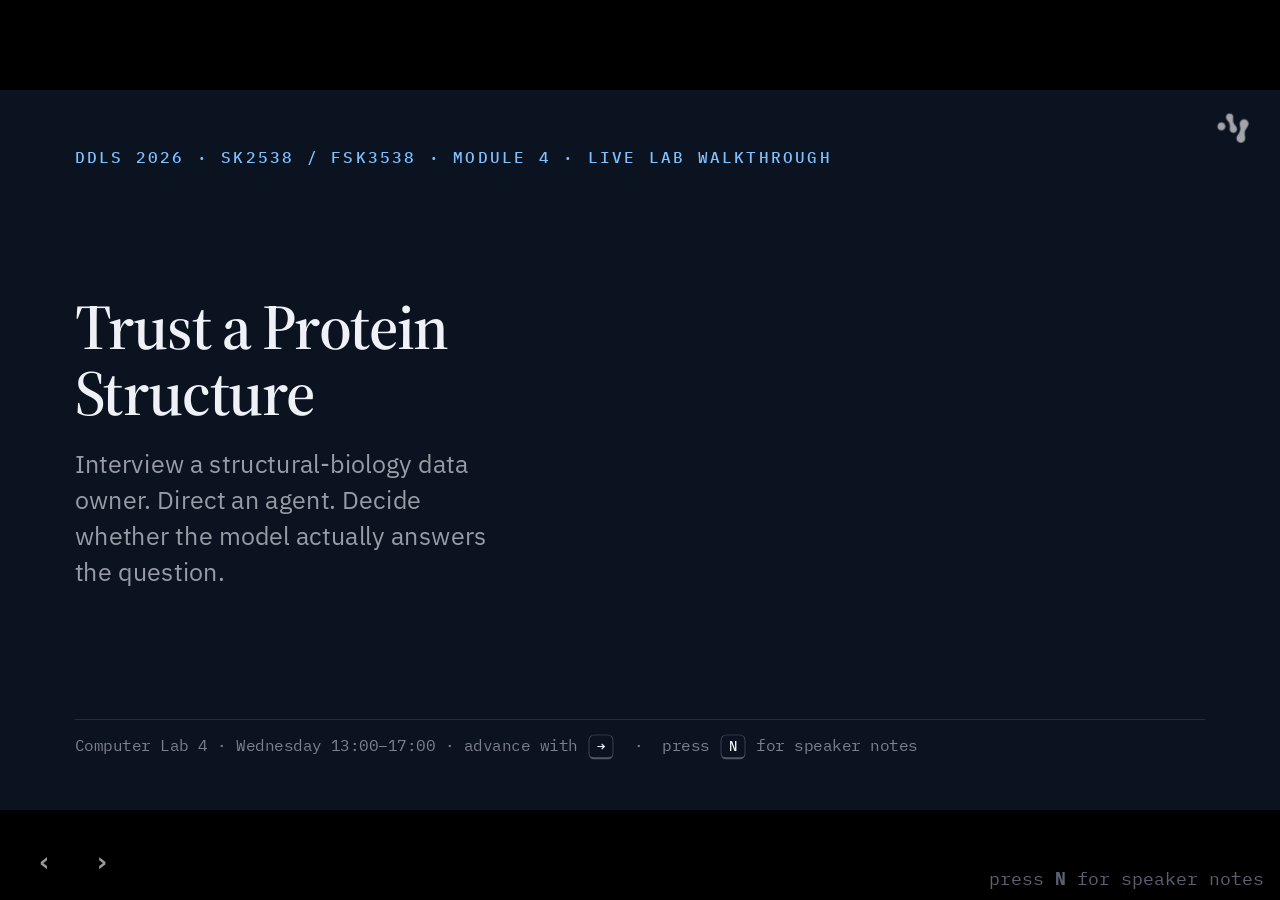
<file: static/presentation/ddls-2026-module-4/index.html>
<!doctype html>
<html lang="en">
<head>
<meta charset="utf-8" />
<meta name="viewport" content="width=device-width, initial-scale=1" />
<title>DDLS 2026 — Computer Lab 4: Trust a Protein Structure</title>
<link rel="preconnect" href="https://fonts.googleapis.com">
<link rel="preconnect" href="https://fonts.gstatic.com" crossorigin>
<link href="https://fonts.googleapis.com/css2?family=IBM+Plex+Mono:wght@400;500&family=IBM+Plex+Sans:wght@400;500;600&family=Source+Serif+4:opsz,wght@8..60,400;8..60,600&display=swap" rel="stylesheet">
<link rel="stylesheet" href="./deck.css">
<script src="https://3Dmol.org/build/3Dmol-min.js"></script>
<style>
  /* Dark hero/divider slides — solid navy, no image asset needed. */
  .slide.art{ background:var(--ink-deep); }
  .foot{ position:absolute; left:112px; right:112px; bottom:30px; z-index:3;
         font:400 22px/1.3 var(--mono); color:var(--ink-3); letter-spacing:.01em; }
  .slide.deep .foot, .slide.art .foot{ color:rgba(238,242,247,.46); }
  .slide:has(.foot) .pad{ padding-bottom:100px; }
  .slideno{ position:absolute; bottom:30px; right:46px; z-index:4;
            font:400 24px/1 var(--mono); color:var(--ink-3); opacity:.42;
            letter-spacing:.06em; user-select:none; }
  .slide.deep .slideno, .slide.art .slideno{ color:var(--on-deep); opacity:.36; }
  #deck-counter{ display:none !important; }
  .slidemark{ position:absolute; top:34px; right:46px; z-index:4; height:46px; width:auto;
              opacity:.48; user-select:none; pointer-events:none; }
  .slide.deep .slidemark, .slide.art .slidemark{ opacity:.62; }

  /* Module-4 specifics ------------------------------------------------ */
  .cards.c5{ grid-template-columns:repeat(5,1fr); gap:18px; }
  .card .stepicon{ width:38px; height:38px; margin-bottom:4px; }
  .card .num{ font:500 22px/1 var(--mono); color:var(--blue); letter-spacing:.14em; }
  .card.step-hot{ border-color:var(--d3); background:#fdf8f2; }
  .kbd{ display:inline-block; font:500 21px/1 var(--mono); color:var(--ink-2);
        background:var(--white); border:1px solid var(--rule-2); border-bottom-width:3px;
        border-radius:8px; padding:6px 11px; margin:0 2px; }
  /* small mock "panels" that stand in for portal / github screenshots */
  .mock{ background:var(--white); border:1px solid var(--rule-2); border-radius:14px;
         box-shadow:0 12px 34px rgba(11,18,32,.10); overflow:hidden; }
  .mock .bar{ display:flex; align-items:center; gap:8px; padding:12px 16px;
              background:#f0efeb; border-bottom:1px solid var(--rule-2); }
  .mock .bar i{ width:12px; height:12px; border-radius:50%; background:#cfccc4; display:inline-block; }
  .mock .bar .url{ margin-left:12px; font:400 20px/1 var(--mono); color:var(--ink-3); }
  .mock .body{ padding:22px 24px; }
  .btn{ display:inline-flex; align-items:center; gap:8px; font:600 22px/1 var(--sans);
        color:#fff; background:var(--blue); border-radius:10px; padding:12px 18px; }
  .btn.ghost{ color:var(--ink-2); background:var(--white); border:1px solid var(--rule-2); }
  .codebox{ font:400 21px/1.5 var(--mono); color:var(--ink); background:#f7f6f3;
            border:1px solid var(--rule-2); border-radius:10px; padding:16px 18px; white-space:pre-wrap; }
  .warn{ color:var(--d3); font-weight:600; }
  .ok{ color:var(--teal, #0f7d78); font-weight:600; }
  #viewwrap{ display:grid; grid-template-columns:860px 1fr; gap:44px; align-items:center; }
  #viewer3d{ position:relative; width:860px; height:600px; border-radius:16px;
             border:1px solid var(--rule-2); background:#f7f6f3;
             box-shadow:0 14px 40px rgba(11,18,32,.12); }
  #viewer3d .tag{ position:absolute; left:16px; bottom:14px; z-index:5;
                  font:500 20px/1 var(--mono); color:var(--ink-3);
                  background:rgba(255,255,255,.82); border:1px solid var(--rule-2);
                  border-radius:999px; padding:8px 14px; }

  /* Presenter notes overlay — lives OUTSIDE the scaled deck, toggled with N. */
  #pnote-wrap{ position:fixed; left:0; right:0; bottom:0; z-index:9999;
    background:rgba(11,18,32,.93); color:#eef2f7; padding:22px 30px 24px;
    box-shadow:0 -10px 40px rgba(0,0,0,.4); }
  #pnote-wrap .hd{ font:500 18px/1 var(--mono); letter-spacing:.12em; text-transform:uppercase;
    color:#7fc0ff; margin-bottom:10px; }
  #pnote{ font:400 30px/1.42 var(--serif); max-width:1400px; }
  #pnote-hint{ position:fixed; right:16px; bottom:12px; z-index:9998;
    font:400 18px/1 var(--mono); color:rgba(120,130,150,.75); user-select:none; }
</style>
</head>
<body>

<div id="deck">

<!-- 01 ─────────────────────────────────────────────────── Title -->
<section class="slide art deep" data-screen-label="01 Title">
  <div class="pad between">
    <div class="eyebrow" data-anim="fade">DDLS 2026 · SK2538 / FSK3538 · Module 4 · Live lab walkthrough</div>
    <div>
      <h1 data-anim="rise">Trust a Protein<br>Structure</h1>
      <p class="lead" data-anim="rise" data-delay="1" style="margin-top:30px;max-width:30ch">
        Interview a structural-biology data owner. Direct an agent. Decide whether the model
        actually answers the question.</p>
    </div>
    <div>
      <div class="rule" style="margin-bottom:22px"></div>
      <div class="cite">Computer Lab 4 · Wednesday 13:00–17:00 · advance with <span class="kbd" style="color:#eef2f7;background:transparent;border-color:rgba(255,255,255,.3)">→</span>
        &nbsp;·&nbsp; press <span class="kbd" style="color:#eef2f7;background:transparent;border-color:rgba(255,255,255,.3)">N</span> for speaker notes</div>
    </div>
  </div>
</section>

<!-- 02 ────────────────────────────────────────── Welcome / objective -->
<section class="slide" data-screen-label="02 Welcome">
  <div class="pad">
    <div class="eyebrow">Welcome to Week 4</div>
    <h2 style="margin:16px 0 20px">Same job — new data: a <span class="hi">protein structure</span></h2>
    <p class="body" style="max-width:1400px">You run the exact forward-deployed-scientist loop from weeks 1–3.
      What changes: the data is now a protein <em>sequence</em> and a 3D <em>structure with a confidence score</em>.
      The bar goes up in one specific way — a model can look convincing and still be confident about
      the <strong>wrong thing</strong> for the owner's question.</p>
    <div class="cards c3" style="margin-top:34px;max-width:1500px">
      <div class="card" data-anim="rise"><div class="t">The skill on trial</div><div class="d">Trust a structure — read the <em>right</em> confidence and check it's their protein — not just fetch one.</div></div>
      <div class="card" data-anim="rise" data-delay="1"><div class="t">You produce</div><div class="d">A small <strong>viewer app</strong> (structure + confidence), a structured <strong>report</strong>, and a <strong>public GitHub repo</strong>.</div></div>
      <div class="card" data-anim="rise" data-delay="2"><div class="t">Graded on</div><div class="d">Pass/fail — and <strong>we read the transcript</strong>: did you find the question behind the question?</div></div>
    </div>
    <div class="foot">Computer Lab 4 · full instructions: ddls.aicell.io/course/ddls-2026/module-4/lab/</div>
  </div>
</section>

<!-- 03 ──────────────────────────────────────────── Today in one loop -->
<section class="slide" data-screen-label="03 Time">
  <div class="pad">
    <div class="eyebrow">How today runs · 13:00–17:00</div>
    <h2 style="margin:16px 0 26px">One loop, once — checked, and defensible</h2>
    <ul class="points" style="max-width:1500px">
      <li data-anim="rise"><strong>13:15 · Set up Pi</strong> and open the portal (do this first — it installs while you interview)</li>
      <li data-anim="rise" data-delay="1"><strong>13:30 · Interview</strong> your data owner (Agent A)</li>
      <li data-anim="rise" data-delay="2"><strong>14:00 · Brief &amp; direct Pi</strong> — write <span class="term">AGENTS.md</span> / <span class="term">spec.md</span>, review by hand, then direct the analysis</li>
      <li data-anim="rise" data-delay="3"><strong>15:45 · Hard switch</strong> — stop analysing, <strong>build the viewer</strong></li>
      <li data-anim="rise" data-delay="4"><strong>16:45 · Wrap</strong> — write the report, publish to GitHub, hand in</li>
    </ul>
    <p class="body" style="margin-top:28px;max-width:1400px">The analysis loop is cheap — a couple of minutes of agent work for a few cents.
      The clock goes to <em>your</em> thinking, reviewing and checking. A checked partial result you can show beats an unfinished perfect one.</p>
    <div class="foot">Treat 15:45 as a hard switch to building · seminar prep is a separate job on Thursday</div>
  </div>
</section>

<!-- 04 ─────────────────────────────────────────────── The workflow -->
<section class="slide" data-screen-label="04 Workflow">
  <div class="pad">
    <div class="eyebrow">The workflow · you are the only link between the two agents</div>
    <h2 style="margin:16px 0 30px">Interview → direct → check → build → hand in</h2>
    <div class="cards c5" style="max-width:1600px">
      <div class="card" data-anim="rise"><div class="num">01</div><div class="t">Interview A</div><div class="d">The data owner. Pin down the molecule, the claim, and what they trust.</div></div>
      <div class="card" data-anim="rise" data-delay="1"><div class="num">02</div><div class="t">Brief &amp; direct Pi</div><div class="d">Turn the interview into AGENTS.md + spec.md; direct the analysis.</div></div>
      <div class="card" data-anim="rise" data-delay="2"><div class="num">03</div><div class="t">Check results</div><div class="d">Read the <em>right</em> confidence; look at the model; is it their protein?</div></div>
      <div class="card" data-anim="rise" data-delay="3"><div class="num">04</div><div class="t">Build</div><div class="d">A 3D structure + confidence viewer, and a report.</div></div>
      <div class="card step-hot" data-anim="rise" data-delay="4"><div class="num">05</div><div class="t">Publish &amp; hand in</div><div class="d">Push to GitHub; submit transcripts, app, report, repo URL.</div></div>
    </div>
    <p class="body" style="margin-top:32px;max-width:1400px">Nothing passes between the two agents except what <strong>you</strong> write down. That channel — you — is exactly the examined skill.</p>
    <div class="foot">You get one data owner, assigned at random · you work theirs, never your own protein</div>
  </div>
</section>

<!-- 05 ──────────────────────────────────────────── Step 1 · Interview -->
<section class="slide" data-screen-label="05 Interview">
  <div class="pad">
    <div class="eyebrow">Step 1 · Interview the data owner (Agent A)</div>
    <h2 style="margin:16px 0 22px">Find what they intend to <span class="hi">trust</span> — and for what decision</h2>
    <div class="cards c2" style="max-width:1500px">
      <div class="card" data-anim="rise"><div class="t">Pin down</div><div class="d">The molecule (one chain or a complex? how long?), the files, the <strong>exact claim</strong> and which residues it touches, and how sure they are — <em>right there</em>.</div></div>
      <div class="card" data-anim="rise" data-delay="1"><div class="t">Their confidence is the clue</div><div class="d">A structure viewer makes everything look solid. Get them to describe <em>why</em> they trust the model — without tipping them off that you doubt it.</div></div>
    </div>
    <p class="body" style="margin-top:30px;max-width:1400px">Use the <strong>Interview playbook</strong> and the two coaching helpers (Coach me · Suggest a question) in the portal.
      A vague question earns a vague answer; a precise one earns the truth. Then <strong>play it back</strong> and let them correct you.</p>
    <div class="foot">The chat is logged · download the transcript at the end — your analyst reads the transcript, never your notes</div>
  </div>
</section>

<!-- 06 ──────────────────────────────────────── Step 2 · Brief & direct -->
<section class="slide" data-screen-label="06 Direct Pi">
  <div class="pad">
    <div class="eyebrow">Step 2 · Brief &amp; direct Pi (Agent B) — your empty-folder analyst</div>
    <h2 style="margin:16px 0 22px">Translate the interview into a brief the agent follows</h2>
    <ul class="points" style="max-width:1500px">
      <li data-anim="rise"><span class="term">AGENTS.md</span> — how Pi operates here (env, where the data is, the fold-service instruction, a git commit rule)</li>
      <li data-anim="rise" data-delay="1"><span class="term">spec.md</span> — the protein, the exact claim, the confidence that matches it, and the check that could break it</li>
      <li data-anim="rise" data-delay="2"><strong>Review both by hand</strong> against the transcript and the files — this is the step that separates a pass from a fail</li>
      <li data-anim="rise" data-delay="3">Direct with the recipe: add a <strong>CONFIDENCE CHECK</strong> and a <strong>STRUCTURE CHECK</strong>, and gate the agent round by round</li>
    </ul>
    <p class="body" style="margin-top:28px;max-width:1400px">You don't do the analysis — you <strong>direct</strong> it and <strong>judge</strong> what comes back. Same shape as every week.</p>
    <div class="foot">Pi runs on your machine, talks to the course model through the portal gateway · every call is metered</div>
  </div>
</section>

<!-- 07 ──────────────────────────────────────────── The fold service -->
<section class="slide" data-screen-label="07 Fold service">
  <div class="pad">
    <div class="eyebrow">Get the folding service from the portal → give it to Pi</div>
    <h2 style="margin:14px 0 20px">Fold the owner's own construct on <span class="hi">our GPU</span> — one URL</h2>
    <div style="display:grid;grid-template-columns:1fr 1fr;gap:44px;align-items:center;max-width:1560px">
      <div class="mock" data-anim="rise">
        <div class="bar"><i></i><i></i><i></i><span class="url">ddls-portal…/week/4</span></div>
        <div class="body">
          <div style="font:600 25px/1.2 var(--sans);color:var(--ink);margin-bottom:6px">▸ Fold a structure on our GPU · free</div>
          <div style="font:400 21px/1.4 var(--sans);color:var(--ink-3);margin-bottom:16px">Click to reveal your fold API access.</div>
          <div class="codebox" style="font-size:18px">To fold a sequence that isn't in the AlphaFold DB, read the instructions at …/skill.md and follow them. The fold key is in $DDLS_FOLD_KEY (from .env).</div>
          <div style="font:500 18px/1.4 var(--mono);color:var(--d3);margin-top:10px">the key lives in <b>.env</b> — never in AGENTS.md</div>
          <div style="margin-top:16px"><span class="btn">⧉ Copy</span></div>
        </div>
      </div>
      <ul class="points" style="margin:0">
        <li data-anim="rise" data-delay="1"><strong>Copy the one instruction</strong> and paste it to Pi — it stores the key in <span class="term">.env</span> (gitignored) and notes how to fold in <span class="term">AGENTS.md</span>. You don't edit files.</li>
        <li data-anim="rise" data-delay="2">Pi reads the key from <span style="font-family:var(--mono)">$DDLS_FOLD_KEY</span> — <strong>the key never goes in AGENTS.md or any committed file</strong></li>
        <li data-anim="rise" data-delay="3">Then just tell Pi <em>"fold this and read the pLDDT / PAE"</em> — it does the rest</li>
        <li data-anim="rise" data-delay="4">Free · ≤ 400 aa · a fold takes ~1–5 s · open source: <span style="font-family:var(--mono);font-size:20px">github.com/aicell-lab/ddls-structure-api</span></li>
      </ul>
    </div>
    <div class="foot">AlphaFold DB gives the canonical model (a cross-check); our service folds their actual construct/complex</div>
  </div>
</section>

<!-- 08 ─────────────────────────────────────────── Step 3 · Check -->
<section class="slide" data-screen-label="08 Check">
  <div class="pad">
    <div class="eyebrow">Step 3 · Check the results — don't trust the cartoon</div>
    <h2 style="margin:16px 0 24px">Read the confidence that <span class="hi">matches the claim</span></h2>
    <div class="cards c3" style="max-width:1560px">
      <div class="card" data-anim="rise"><div class="t">Is a region a real fold?</div><div class="d">Read <strong>per-residue pLDDT</strong> for exactly those residues — not the global score.</div></div>
      <div class="card" data-anim="rise" data-delay="1"><div class="t">Do two chains bind?</div><div class="d">Read the <strong>interface PAE</strong>. High per-chain confidence is <em>not</em> evidence of binding.</div></div>
      <div class="card" data-anim="rise" data-delay="2"><div class="t">Is it even their protein?</div><div class="d">Align the model's sequence to their construct; confirm the assembly (monomer vs complex).</div></div>
    </div>
    <p class="body" style="margin-top:30px;max-width:1400px"><strong>Look</strong> at the model (vision is on): a low-confidence region or a shaky interface is obvious once you know to look.
      A finding that deflates the owner's plan is a <strong>win</strong>, not a failure.</p>
    <div class="foot">Gate Pi round by round — never let "the answer" arrive before the confidence that must back it</div>
  </div>
</section>

<!-- 09 ─────────────────────────────────────── Step 4 · Deliverable -->
<section class="slide" data-screen-label="09 Deliverable">
  <div class="pad">
    <div class="eyebrow">Step 4 · Build the deliverable</div>
    <h2 style="margin:16px 0 22px">A 3D structure + confidence viewer, and a report</h2>
    <div class="cards c2" style="max-width:1500px">
      <div class="card" data-anim="rise"><div class="t">The viewer app (Core)</div><div class="d">FastAPI + Tailwind: the headline answer, a 3D model coloured by pLDDT, the confidence panel that matches the claim, a sequence/assembly check line, and the one caveat.</div></div>
      <div class="card" data-anim="rise" data-delay="1"><div class="t">The report</div><div class="d">Lead with the answer; state the right confidence next to the claim; name the trap and the honest truth; disclose the AI use. Agent-drafted, then <strong>you fix every line</strong>.</div></div>
    </div>
    <p class="body" style="margin-top:30px;max-width:1400px">The viewer is an <strong>interrogation instrument</strong> — build it so a sceptic (you first, the owner on Friday) can <em>see</em> whether the model supports the claim.</p>
    <div class="foot">Core first · reach for the Strong tier only once Core runs</div>
  </div>
</section>

<!-- 10 ─────────────────────────────────────────── Live 3D viewer -->
<section class="slide" data-screen-label="10 Live viewer" data-viewer>
  <div class="pad">
    <div class="eyebrow">This is what an embedded, rotating viewer looks like</div>
    <div id="viewwrap" style="margin-top:10px">
      <div id="viewer3d"><span class="tag">demo: crambin (1CRN) — an unrelated example protein</span></div>
      <div>
        <h2 style="margin:0 0 18px">Your seminar deck must <span class="hi">embed one too</span></h2>
        <ul class="points">
          <li data-anim="rise">A <strong>live, spinning</strong> 3D model reads far better than a static screenshot</li>
          <li data-anim="rise" data-delay="1">Colour it by <strong>pLDDT</strong>; highlight the residues the owner cares about</li>
          <li data-anim="rise" data-delay="2">One self-contained <span class="term">slides.html</span> — <strong>3Dmol.js</strong> from a CDN, the PDB embedded inline</li>
          <li data-anim="rise" data-delay="3">Direct Pi: <em>"embed a 3Dmol viewer, colour by B-factor, and call <span style="font-family:var(--mono)">viewer.spin()</span>"</em></li>
        </ul>
      </div>
    </div>
    <div class="foot">Same idea in your lab viewer app · in the seminar it's the centrepiece of your talk</div>
  </div>
</section>

<!-- 11 ─────────────────────────────────────── Git + GitHub (required) -->
<section class="slide" data-screen-label="11 GitHub">
  <div class="pad">
    <div class="eyebrow">Version control — new, and required this week</div>
    <h2 style="margin:14px 0 20px">Commit as you go · publish to <span class="hi">GitHub</span> · submit the repo URL</h2>
    <div style="display:grid;grid-template-columns:1fr 1fr;gap:44px;align-items:start;max-width:1560px">
      <ul class="points" style="margin:0">
        <li data-anim="rise">Tell Pi to <strong>init git</strong> and add a <em>commit-before-big-changes</em> rule to AGENTS.md — your undo button</li>
        <li data-anim="rise" data-delay="1"><strong>No GitHub account? Make a free one now</strong> — Pi can set up the SSH key and push for you</li>
        <li data-anim="rise" data-delay="2">Put the <strong>repo URL in the "note to teachers"</strong> box on the Hand-in form</li>
      </ul>
      <div class="mock" data-anim="rise" data-delay="1">
        <div class="bar"><i></i><i></i><i></i><span class="url">.gitignore</span></div>
        <div class="body">
          <div class="codebox">.env
.venv/
__pycache__/
*.pyc</div>
          <div style="margin-top:16px;font:500 23px/1.4 var(--sans)"><span class="warn">⚠ Never commit your key.</span>
            <span style="color:var(--ink-2)"> A public repo is public — check <span style="font-family:var(--mono)">.env</span> is <span class="ok">not</span> in any commit.</span></div>
        </div>
      </div>
    </div>
    <div class="foot">git is what makes bold direction safe — you can only let the agent try things freely if you can undo them</div>
  </div>
</section>

<!-- 12 ─────────────────────────────────────────────── Hand in -->
<section class="slide" data-screen-label="12 Hand in">
  <div class="pad">
    <div class="eyebrow">What to hand in · deadline Friday 10:00, before the seminar</div>
    <h2 style="margin:16px 0 24px">Your transcripts, your analysis, your deliverable</h2>
    <ul class="points" style="max-width:1500px">
      <li data-anim="rise"><strong>Interview transcript</strong> (Agent A) + <strong>analysis transcript(s)</strong> (Pi) + the code Pi wrote</li>
      <li data-anim="rise" data-delay="1"><strong>Your app</strong>, zipped to <span class="term">app.zip</span>, and the <strong>report</strong> (<span class="term">report.md</span>)</li>
      <li data-anim="rise" data-delay="2"><span class="term">AGENTS.md</span> + <span class="term">spec.md</span></li>
      <li data-anim="rise" data-delay="3"><strong>Your GitHub repo URL</strong> — in the note-to-teachers box</li>
    </ul>
    <p class="body" style="margin-top:28px;max-width:1400px">Everything through the portal <strong>Hand in</strong> button. Re-submit any time — we grade your latest.
      Submit even if you can't attend. A modest, honest result with a transcript that shows real checking is exactly what we're after.</p>
    <div class="foot">Graded pass/fail · we read the transcript · fill the short feedback panel too</div>
  </div>
</section>

<!-- 13 ─────────────────────────────────────────── Final project -->
<section class="slide" data-screen-label="13 Final project">
  <div class="pad">
    <div class="eyebrow">Starting now · your final-project data owner</div>
    <h2 style="margin:14px 0 20px">Find a <span class="hi">real</span> owner, dataset and question — this week</h2>
    <div style="display:grid;grid-template-columns:1.05fr 1fr;gap:44px;align-items:center;max-width:1560px">
      <ul class="points" style="margin:0">
        <li data-anim="rise">Your dashboard has a <strong>personal invite link</strong> — share it in your network (labs, friends, anyone with data + a question)</li>
        <li data-anim="rise" data-delay="1">They open it, describe their problem, and <strong>submit a project</strong>; a link through <em>your</em> invite gives you <strong>first claim</strong></li>
        <li data-anim="rise" data-delay="2">We <strong>approve each project</strong> before you start — don't leave it to the last minute</li>
        <li data-anim="rise" data-delay="3">Scope: <strong>not too easy, not too ambitious</strong> — one clear question, answerable in ~a week with the data they have</li>
      </ul>
      <div class="mock" data-anim="rise" data-delay="1">
        <div class="bar"><i></i><i></i><i></i><span class="url">ddls-portal…/dashboard</span></div>
        <div class="body">
          <div style="font:500 21px/1 var(--mono);color:var(--ink-3);letter-spacing:.08em;text-transform:uppercase;margin-bottom:10px">Your invite link</div>
          <div class="codebox" style="font-size:19px">…/signup-projects?ref=<span style="color:var(--blue)">your-code</span></div>
          <div style="margin-top:16px"><span class="btn ghost">⧉ Copy invite</span> &nbsp; <span class="btn ghost">Share</span></div>
        </div>
      </div>
    </div>
    <div class="foot">Full guidance: ddls.aicell.io/course/ddls-2026/final-project/</div>
  </div>
</section>

<!-- 14 ─────────────────────────────────────────────── Go -->
<section class="slide art deep" data-screen-label="14 Go">
  <div class="pad between">
    <div class="eyebrow" data-anim="fade">Let's go</div>
    <div>
      <h1 data-anim="rise" style="font-size:70px">A confident structure is<br>not the same as an answer</h1>
      <p class="lead" data-anim="rise" data-delay="1" style="margin-top:28px;max-width:34ch">
        Read the confidence that matches the claim, check the model is really their protein,
        and hand back the honest truth.</p>
    </div>
    <div>
      <div class="rule" style="margin-bottom:22px"></div>
      <div class="cite">Start with the Part 2 setup, then interview · lab page: ddls.aicell.io/course/ddls-2026/module-4/lab/ · good luck</div>
    </div>
  </div>
</section>

</div>

<div id="pnote-wrap" hidden><div class="hd">Speaker notes · <span id="pnote-n"></span> · press N to hide</div><div id="pnote"></div></div>
<div id="pnote-hint">press <b>N</b> for speaker notes</div>

<script id="speaker-notes" type="application/json">[
"Welcome. Today is the protein-structure lab. It's the same forward-deployed-scientist job as every week — you take someone's problem, interview them, and come back with a checked answer that an agent did the work for. I'll walk the whole workflow in a few minutes, then you start. Advance with the right arrow; press N any time to hide these notes.",
"The one thing that changes this week is the data: a protein sequence and a 3D structure that comes with a confidence score. The trap is subtle — the model often looks great but is confident about the wrong thing for the owner's question. By the end you'll produce three things: a small viewer app, a report, and a public GitHub repo. We grade pass/fail and we read your transcript.",
"Here's the shape of the afternoon. Set up Pi first at 13:15 so it installs while you interview. Interview at 13:30. From 14:00 you brief and direct Pi. 15:45 is a hard switch — stop analysing and build the viewer whatever state you're in. Wrap and hand in by 16:45–17:00. The agent work is cheap and fast; spend the clock on your own thinking and checking.",
"The workflow in one line: interview the data owner, turn that into a brief and direct Pi, check what comes back, build the deliverable, then publish and hand in. The key rule — nothing passes between the two agents except what you write down. You are the channel, and that channel is exactly what we examine. Everyone gets one owner at random; you work theirs, never your own protein.",
"Step one, the interview. Your goal is to find what part of the model they intend to trust, and for what decision — that's where the trap lives. Pin down the molecule, the files, the exact claim, and how sure they are right there. Their confidence is your best clue. Use the playbook and the coach helpers in the portal, ask one sharp question at a time, and play the answer back before you leave.",
"Step two, brief and direct Pi. You write two files: AGENTS.md — how the agent operates here — and spec.md — the protein, the exact claim, the confidence that matches it, and the check that could break it. Review both by hand against the transcript; that manual review is what separates a pass from a fail. Then direct with a confidence check and a structure check, gating the agent round by round.",
"This is the new resource this week: our GPU folding service, for the owner's actual construct or complex that isn't in the AlphaFold database. On your week page open the 'Fold a structure on our GPU' panel. It gives you two things: the fold key, which goes in your .env file — gitignored, so it never gets committed — and a tokenless instruction that goes in your AGENTS.md. Pi reads the key from the environment. Say this clearly: the key lives in .env, never in AGENTS.md, because AGENTS.md gets pushed to your public repo. After that you just tell Pi to fold and read the confidence. It's free, fast, and open source.",
"Step three, check the results, and this is the heart of the lab: read the confidence that matches the claim. For 'is this region a real fold' read per-residue pLDDT, not the global score. For 'do these two chains bind' read the interface PAE — two chains folding well on their own is not evidence they bind. And confirm the model is even their protein and the right assembly. Look at the model; a finding that deflates their plan is a win.",
"Step four, the deliverable. A small FastAPI plus Tailwind viewer app: the headline answer, a 3D model coloured by pLDDT, the confidence panel that matches the claim, a sequence-check line, and the one caveat. Plus a report — agent-drafted, but you fix every line. Build the viewer so a sceptic can see whether the model supports the claim, not just read that it does. Core first, strong tier only if Core runs.",
"And here's a live one — this is crambin, an unrelated demo protein, folding right in the slide and spinning on its own. This is exactly what your seminar deck must embed on Friday: a live, rotating 3D viewer coloured by confidence, in one self-contained slides.html using 3Dmol.js from a CDN. A spinning model lands far better than a screenshot. You'll direct Pi to build it — colour by B-factor, call viewer.spin.",
"Version control is new and required this week. Have Pi initialise git and add a rule to AGENTS.md to commit before any big change — that's your undo button when the agent breaks something. If you don't have a GitHub account, make a free one now; Pi can set up the SSH key and push for you. Publish the repo and put its URL in the note-to-teachers box. And never commit your key — .env stays gitignored; a public repo is public.",
"Hand-in, by Friday 10:00 before the seminar. Your interview transcript, your Pi analysis transcripts and code, your app zipped to app.zip, the report, AGENTS.md and spec.md, and your GitHub repo URL in the note box. All through the portal Hand-in button; resubmit any time, we grade the latest. Submit even if you can't attend. A modest honest result with real checking beats a polished one that trusted the wrong number.",
"Last thing, and it's important: start finding your final-project data owner this week. Your dashboard has a personal invite link — share it around your network; a project that comes through your link gives you first claim. We approve each project before you can start, so don't wait. Keep the scope sensible: one clear question, answerable in about a week with the data they actually have. Full guidance is on the final-project page.",
"That's the whole loop. The hard line for the week: a confident structure is not the same as an answer to your question. Read the right confidence, check it's really their protein, and hand back the honest truth. Start with the Part 2 setup, then open your interview. Have fun — this is the job."
]</script>

<script>
  window.DECK_CONFIG = { storageKey: 'ddls2026:module4-v1', width: 1920, height: 1080 };
</script>
<script>
  /* Slide numbers + the SciLifeLab mark, derived from DOM order. */
  (function () {
    var slides = document.querySelectorAll('#deck > .slide');
    for (var i = 0; i < slides.length; i++) {
      var s = slides[i];
      var mark = document.createElement('img');
      mark.className = 'slidemark'; mark.alt = '';
      mark.src = './img/logos/scilifelab-symbol-' + (s.classList.contains('deep') ? 'neg' : 'pos') + '.png';
      s.appendChild(mark);
      if (i === 0) continue;
      var n = document.createElement('div');
      n.className = 'slideno'; n.textContent = (i + 1) + ' / ' + slides.length;
      s.appendChild(n);
    }
  })();
</script>
<script src="./deck_stage.js"></script>
<script>
  /* Presenter notes overlay + the spinning 3D viewer, driven off deck_stage's
     self-postMessage heartbeat (works standalone: window.parent === window). */
  (function () {
    var notes = [];
    try { notes = JSON.parse(document.getElementById('speaker-notes').textContent); } catch (e) {}
    var wrap = document.getElementById('pnote-wrap'), body = document.getElementById('pnote'),
        nlab = document.getElementById('pnote-n'), hint = document.getElementById('pnote-hint');
    function setNote(i) { if (body) body.textContent = notes[i] || ''; if (nlab) nlab.textContent = (i + 1) + ' / ' + notes.length; }
    setNote(0);

    // 3D viewer — lazy init when its slide first becomes active (hidden slides have zero size).
    var v3d = null, viewerIdx = -1;
    function viewerIndex() {
      if (viewerIdx < 0) {
        var arr = [].slice.call(document.querySelectorAll('#deck > .slide'));
        viewerIdx = arr.findIndex(function (s) { return s.hasAttribute('data-viewer'); });
      }
      return viewerIdx;
    }
    function initViewer() {
      if (!window.$3Dmol) { setTimeout(initViewer, 200); return; }
      var el = document.getElementById('viewer3d'); if (!el) return;
      if (v3d) { v3d.resize(); v3d.render(); return; }
      v3d = $3Dmol.createViewer(el, { backgroundColor: '0xf7f6f3' });
      fetch('./1crn.pdb').then(function (r) { return r.text(); }).then(function (pdb) {
        v3d.addModel(pdb, 'pdb');
        v3d.setStyle({}, { cartoon: { color: 'spectrum' } });
        v3d.zoomTo();
        v3d.spin('y', 1);
        v3d.render();
      }).catch(function () {});
    }

    window.addEventListener('message', function (e) {
      var d = e.data || {};
      if (typeof d.slideIndexChanged === 'number') {
        setNote(d.slideIndexChanged);
        if (d.slideIndexChanged === viewerIndex()) setTimeout(initViewer, 80);
      }
    });
    // If the deck resumes straight onto the viewer slide, init anyway.
    setTimeout(function () {
      var active = document.querySelector('#deck > .slide.is-active');
      var arr = [].slice.call(document.querySelectorAll('#deck > .slide'));
      if (active && active.hasAttribute('data-viewer')) initViewer();
    }, 400);

    document.addEventListener('keydown', function (e) {
      if (e.key === 'n' || e.key === 'N') {
        wrap.hidden = !wrap.hidden;
        if (hint) hint.style.display = wrap.hidden ? '' : 'none';
      }
    });
  })();
</script>
</body>
</html>
</file>
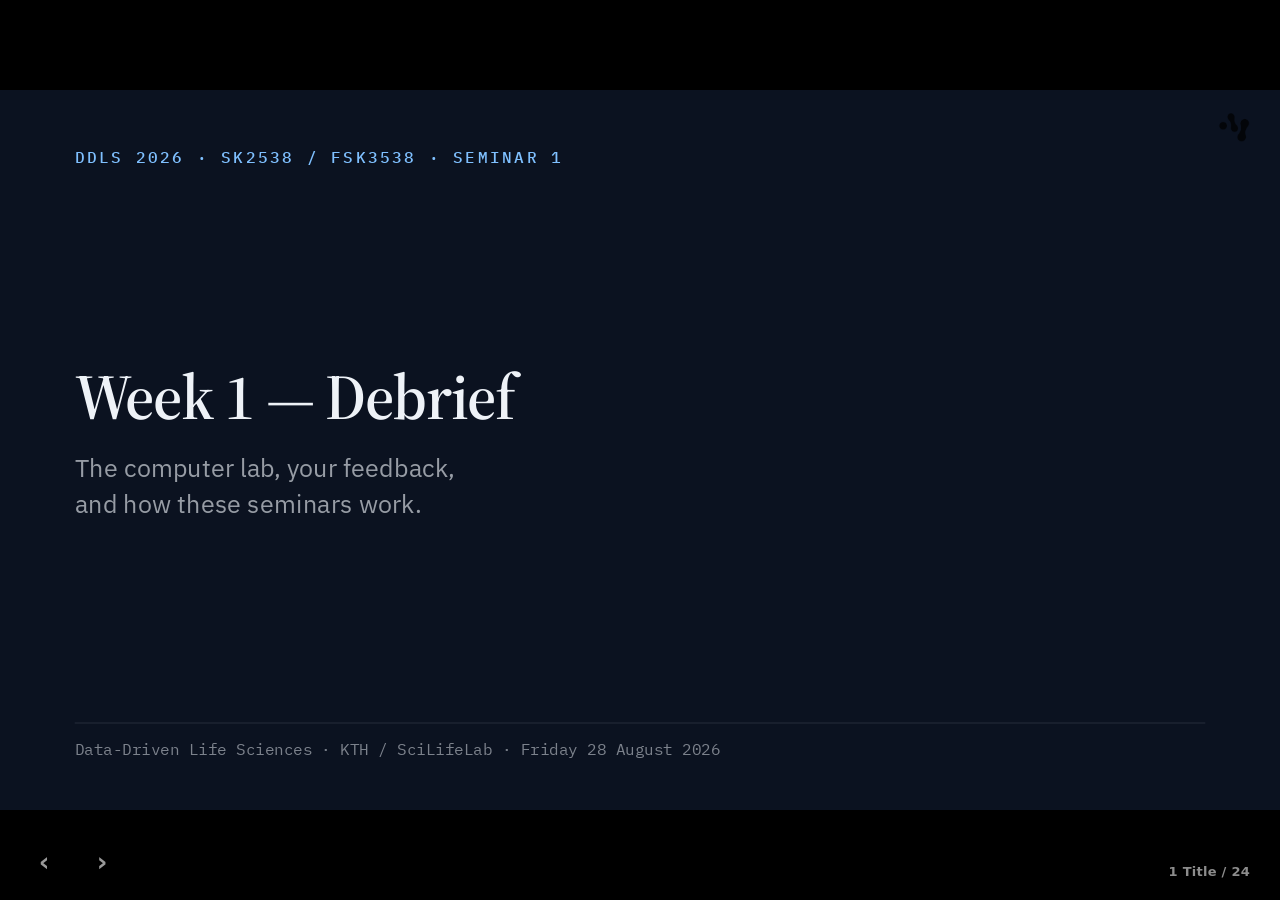
<file: static/slides/ddls-2026-seminar-week1/index.html>
<!doctype html>
<html lang="en">
<head>
<meta charset="utf-8" />
<meta name="viewport" content="width=device-width, initial-scale=1" />
<title>DDLS 2026 — Seminar 1: Week-1 debrief</title>
<link rel="preconnect" href="https://fonts.googleapis.com">
<link rel="preconnect" href="https://fonts.gstatic.com" crossorigin>
<link href="https://fonts.googleapis.com/css2?family=IBM+Plex+Mono:wght@400;500&family=IBM+Plex+Sans:wght@400;500;600&family=Source+Serif+4:opsz,wght@8..60,400;8..60,600&display=swap" rel="stylesheet">
<link rel="stylesheet" href="./deck.css">
<style>
  /* Seminar-specific tokens layered on the scientific-presentation system. */

  /* SciLifeLab mark — provenance, top-right, quiet. */
  .slidemark{ position:absolute; top:34px; right:46px; z-index:4;
              height:44px; width:auto; opacity:.5; user-select:none; pointer-events:none; }
  .slide.deep .slidemark{ opacity:.72; }

  /* Footnote band — attribution, one step below content. */
  .foot{ position:absolute; left:112px; right:112px; bottom:30px; z-index:3;
         font:400 22px/1.3 var(--mono); color:var(--ink-3); letter-spacing:.01em; }
  .slide.deep .foot{ color:rgba(238,242,247,.46); }
  .slide:has(.foot) .pad{ padding-bottom:100px; }

  /* Big stat row — the participation numbers. */
  .stats3{ display:grid; grid-template-columns:repeat(3,1fr); gap:56px; max-width:1500px; }
  .stats3 .v{ font:600 128px/0.9 var(--serif); color:var(--blue); letter-spacing:-.02em; }
  .stats3 .l{ font:400 27px/1.34 var(--sans); color:var(--ink-2); margin-top:16px; }
  .stats3 .l strong{ color:var(--ink); font-weight:600; }

  /* Emphasis pill for the specify → direct → verify loop. */
  .loop{ display:flex; align-items:center; gap:22px; flex-wrap:wrap; }
  .loop .st{ font:600 40px/1 var(--serif); color:var(--ink); }
  .loop .ar{ font:500 34px/1 var(--mono); color:var(--blue); }

  /* A→you→B channel diagram labels. */
  .chan text{ font-family:var(--mono); }
</style>
</head>
<body>

<div id="deck">

<!-- 01 ─────────────────────────────────────────────────────────── Title -->
<section class="slide deep" data-screen-label="01 Title">
  <img class="slidemark" src="./scilifelab-symbol.png" alt="SciLifeLab" />
  <div class="pad between">
    <div class="eyebrow" data-anim="fade">DDLS 2026 · SK2538 / FSK3538 · Seminar 1</div>
    <div>
      <h1 data-anim="rise">Week 1 — Debrief</h1>
      <p class="lead" data-anim="rise" data-delay="1" style="margin-top:30px;max-width:26ch">
        The computer lab, your feedback, and how these seminars work.</p>
    </div>
    <div>
      <div class="rule" style="margin-bottom:22px"></div>
      <div class="cite">Data-Driven Life Sciences · KTH / SciLifeLab · Friday 28 August 2026</div>
    </div>
  </div>
</section>

<!-- 02 ────────────────────────────────────────────────────────── Agenda -->
<section class="slide" data-screen-label="02 Agenda">
  <img class="slidemark" src="./scilifelab-symbol.png" alt="SciLifeLab" />
  <div class="pad">
    <div class="eyebrow" style="margin-bottom:16px">This morning</div>
    <h2 style="margin-bottom:40px">Two parts, and room for questions</h2>
    <div class="cards c2" style="margin:auto 0">
      <div class="card" data-anim="rise">
        <div class="k">Part 1</div>
        <div class="t">The computer lab</div>
        <div class="d">What it trained, what the goal really was, and a full look at <strong>your feedback</strong> — grounded in the numbers.</div>
      </div>
      <div class="card" data-anim="rise" data-delay="1">
        <div class="k">Part 2</div>
        <div class="t">The seminar</div>
        <div class="d">What this Friday session is for, how presentations work, and how to prepare for the one you'll give.</div>
      </div>
    </div>
  </div>
</section>

<!-- 03 ──────────────────────────────────────────── What the course trains -->
<section class="slide" data-screen-label="03 What the course trains">
  <img class="slidemark" src="./scilifelab-symbol.png" alt="SciLifeLab" />
  <div class="pad">
    <div class="eyebrow" style="margin-bottom:16px">Why we're doing this</div>
    <h2 style="margin-bottom:34px">We train the <span class="hi">forward-deployed scientist</span></h2>
    <ul class="dash" style="max-width:32ch;font-size:31px">
      <li>You take <strong>someone else's</strong> biological problem.</li>
      <li>You <strong>interview</strong> them until the question is precise.</li>
      <li>You <strong>direct an AI agent</strong> to do the labour — while <strong>you</strong> supply the judgement.</li>
    </ul>
    <div class="loop" style="margin-top:46px" data-anim="fade" data-delay="2">
      <span class="st">Specify</span><span class="ar">→</span>
      <span class="st">Direct</span><span class="ar">→</span>
      <span class="st">Verify</span>
    </div>
    <p class="body" style="margin-top:26px;max-width:44ch">The scarce skill is specification, direction and verification — <em>the harness, not the model.</em></p>
  </div>
</section>

<!-- 04 ─────────────────────────────────────────── The two-agent lab recap -->
<section class="slide" data-screen-label="04 The two-agent lab">
  <img class="slidemark" src="./scilifelab-symbol.png" alt="SciLifeLab" />
  <div class="pad">
    <div class="eyebrow" style="margin-bottom:16px">Recap</div>
    <h2 style="margin-bottom:30px">Two agents — and you are the only channel</h2>
    <figure class="fig bare" style="margin:6px 0 26px">
      <svg class="chan" viewBox="0 0 1600 300" role="img" aria-label="Agent A to you to Agent B">
        <!-- Agent A -->
        <rect x="40" y="90" width="380" height="120" rx="8" fill="var(--white)" stroke="var(--rule)" />
        <text x="230" y="140" text-anchor="middle" fill="var(--ink)" font-size="34" font-weight="600" font-family="'Source Serif 4',serif">Agent A</text>
        <text x="230" y="180" text-anchor="middle" fill="var(--ink-2)" font-size="24">the data owner</text>
        <!-- YOU -->
        <rect x="610" y="70" width="380" height="160" rx="8" fill="var(--blue-soft)" stroke="var(--blue)" stroke-width="2" />
        <text x="800" y="140" text-anchor="middle" fill="var(--blue)" font-size="40" font-weight="600" font-family="'Source Serif 4',serif">YOU</text>
        <text x="800" y="182" text-anchor="middle" fill="var(--ink-2)" font-size="24">the only channel</text>
        <!-- Agent B -->
        <rect x="1180" y="90" width="380" height="120" rx="8" fill="var(--white)" stroke="var(--rule)" />
        <text x="1370" y="140" text-anchor="middle" fill="var(--ink)" font-size="34" font-weight="600" font-family="'Source Serif 4',serif">Agent B — Pi</text>
        <text x="1370" y="180" text-anchor="middle" fill="var(--ink-2)" font-size="24">the analyst</text>
        <!-- arrows -->
        <g stroke="var(--blue)" stroke-width="3" fill="none">
          <path d="M420 150 H600" marker-end="url(#ah)" />
          <path d="M990 150 H1170" marker-end="url(#ah)" />
        </g>
        <text x="510" y="132" text-anchor="middle" fill="var(--ink-3)" font-size="22">interview</text>
        <text x="1080" y="132" text-anchor="middle" fill="var(--ink-3)" font-size="22">direct</text>
        <defs>
          <marker id="ah" viewBox="0 0 10 10" refX="8" refY="5" markerWidth="7" markerHeight="7" orient="auto-start-reverse">
            <path d="M0 0 L10 5 L0 10 z" fill="var(--blue)" />
          </marker>
        </defs>
      </svg>
    </figure>
    <p class="body" style="max-width:60ch">Nothing passes from A to B except what <strong>you</strong> write down. That channel <strong>is</strong> the examined skill.</p>
  </div>
</section>

<!-- 05 ───────────────────────────────────────── What the goal really was -->
<section class="slide" data-screen-label="05 What the goal really was">
  <img class="slidemark" src="./scilifelab-symbol.png" alt="SciLifeLab" />
  <div class="pad">
    <div class="eyebrow" style="margin-bottom:16px">Lab 1</div>
    <h2 style="margin-bottom:34px">The goal was to run the <span class="hi">whole loop once</span></h2>
    <ul class="dash" style="max-width:52ch;font-size:31px">
      <li>Interview Agent A → use the portal → set up Pi locally → direct it → produce <strong>something</strong>, end to end.</li>
      <li>One full pass, hands on <strong>every</strong> part of the machinery.</li>
      <li>The aim was <strong>familiarity with the pipeline</strong> — not the result at the end of it.</li>
    </ul>
  </div>
</section>

<!-- 06 ────────────────────────────────────────────── What the goal was NOT -->
<section class="slide" data-screen-label="06 What the goal was NOT">
  <img class="slidemark" src="./scilifelab-symbol.png" alt="SciLifeLab" />
  <div class="pad">
    <div class="eyebrow" style="margin-bottom:16px">Lab 1</div>
    <h2 style="margin-bottom:30px">What it was <span class="hi">not</span></h2>
    <ul class="dash" style="max-width:46ch;font-size:31px">
      <li><strong>Not</strong> a deep, polished, publication-grade analysis.</li>
      <li><strong>Not</strong> finishing with time to spare.</li>
      <li><strong>Not</strong> completing every validation step.</li>
    </ul>
    <div class="define" style="margin-top:40px;max-width:60ch" data-anim="fade" data-delay="1">
      <div class="k">Remember</div>
      <div class="d">A rough, rushed, incomplete-feeling first pass is completely fine — and expected. <strong>Week-1 quality is not graded.</strong></div>
    </div>
  </div>
</section>

<!-- 07 ─────────────────────────────────────────────── By the numbers -->
<section class="slide" data-screen-label="07 By the numbers">
  <img class="slidemark" src="./scilifelab-symbol.png" alt="SciLifeLab" />
  <div class="pad">
    <div class="eyebrow" style="margin-bottom:16px">Part 1 · the computer lab</div>
    <h2 style="margin-bottom:56px">Lab 1 — by the numbers</h2>
    <div class="stats3" style="margin:auto 0">
      <div data-anim="rise"><div class="v">20</div><div class="l">of you handed in a <strong>full lab</strong> — interview to delivered report</div></div>
      <div data-anim="rise" data-delay="1"><div class="v">16</div><div class="l"><strong>seminar decks</strong> prepared for today</div></div>
      <div data-anim="rise" data-delay="2"><div class="v">16</div><div class="l">detailed <strong>feedback responses</strong> — we read every word</div></div>
    </div>
    <div class="foot">Source: DDLS course portal — submissions table and feedback form, Week 1 (as of 28 Aug 2026).</div>
  </div>
</section>

<!-- 08 ─────────────────────────────────────────────── How you rated it -->
<section class="slide" data-screen-label="08 How you rated it">
  <img class="slidemark" src="./scilifelab-symbol.png" alt="SciLifeLab" />
  <div class="pad">
    <div class="eyebrow" style="margin-bottom:16px">Part 1 · the computer lab</div>
    <h2 style="margin-bottom:24px">How you rated it</h2>
    <figure class="fig" style="margin:auto 0;max-width:1500px">
      <svg viewBox="0 0 1400 470" role="img" aria-label="Average ratings out of 5: Portal 4.3, Design 4.2, Instructions 4.0, Overall 3.6">
        <!-- gridlines 0..5 -->
        <g font-family="'IBM Plex Mono',monospace" font-size="22" fill="var(--ink-3)">
          <!-- track baseline x0=360, x5=1320 -> 192px/unit -->
          <line x1="360" y1="30" x2="360" y2="410" stroke="var(--rule)" />
          <line x1="1320" y1="30" x2="1320" y2="410" stroke="var(--rule-2)" stroke-dasharray="4 6" />
          <text x="360" y="448" text-anchor="middle">0</text>
          <text x="1320" y="448" text-anchor="middle">5.0</text>
        </g>
        <!-- bars: y rows at 40,140,240,340; height 60 -->
        <g font-family="'IBM Plex Sans',sans-serif">
          <!-- Portal 4.3 -> 360 + 4.3*192 = 1185.6 -->
          <text x="340" y="80" text-anchor="end" font-size="27" fill="var(--ink)">Portal</text>
          <rect x="360" y="48" width="826" height="56" fill="var(--d1)" />
          <text x="1206" y="84" font-size="30" font-weight="600" fill="var(--ink)" font-family="'Source Serif 4',serif">4.3</text>
          <!-- Design 4.2 -> 360 + 806 = 1166 -->
          <text x="340" y="180" text-anchor="end" font-size="27" fill="var(--ink)">Design</text>
          <rect x="360" y="148" width="806" height="56" fill="var(--d1)" />
          <text x="1186" y="184" font-size="30" font-weight="600" fill="var(--ink)" font-family="'Source Serif 4',serif">4.2</text>
          <!-- Instructions 4.0 -> 360 + 768 = 1128 -->
          <text x="340" y="280" text-anchor="end" font-size="27" fill="var(--ink)">Instructions</text>
          <rect x="360" y="248" width="768" height="56" fill="var(--d1)" />
          <text x="1148" y="284" font-size="30" font-weight="600" fill="var(--ink)" font-family="'Source Serif 4',serif">4.0</text>
          <!-- Overall 3.6 -> 360 + 691 = 1051 -->
          <text x="340" y="380" text-anchor="end" font-size="27" fill="var(--ink)">Overall</text>
          <rect x="360" y="348" width="691" height="56" fill="var(--d5)" />
          <text x="1071" y="384" font-size="30" font-weight="600" fill="var(--ink)" font-family="'Source Serif 4',serif">3.6</text>
        </g>
      </svg>
      <figcaption><b>Mean rating, out of 5</b><span class="cite">DDLS portal feedback form · n = 16</span></figcaption>
    </figure>
    <p class="body" style="margin-top:20px;max-width:66ch">A deliberately-stretchy first lab landing near <strong>3.6 overall</strong> is a <strong>healthy, honest</strong> signal — not a disappointing one.</p>
  </div>
</section>

<!-- 09 ──────────────────────────────────────── What you did remarkably well -->
<section class="slide" data-screen-label="09 What you did well">
  <img class="slidemark" src="./scilifelab-symbol.png" alt="SciLifeLab" />
  <div class="pad">
    <div class="eyebrow" style="margin-bottom:16px">Reading your submissions</div>
    <h2 style="margin-bottom:30px">What you did <span class="hi">remarkably well</span></h2>
    <ul class="dash" style="max-width:64ch;font-size:29px">
      <li>You <strong>refused vague words</strong> — you made Agent A define "trustworthy", "unusable", "scaffold class".</li>
      <li>You asked the killer question — <em>"what would make you NOT trust this result?"</em> — and turned it into must-nots.</li>
      <li>You <strong>read the brief back</strong> to check your own understanding.</li>
      <li>You caught <strong>data traps</strong>: header mismatches, leakage, temporal splits, "blanks are never zero".</li>
      <li>You <strong>directed</strong> Pi rather than trusting it — pushing back, auditing its own spec.</li>
    </ul>
  </div>
</section>

<!-- 10 ──────────────────────────────────────── Five feedback themes -->
<section class="slide" data-screen-label="10 What you told us">
  <img class="slidemark" src="./scilifelab-symbol.png" alt="SciLifeLab" />
  <div class="pad">
    <div class="eyebrow" style="margin-bottom:16px">Your feedback, grouped</div>
    <h2 style="margin-bottom:30px">Five things came back again and again</h2>
    <table class="grid" style="margin:auto 0">
      <tr><td class="b" style="width:44%">Setup ate the clock</td><td>Installing Pi, the terminal, Windows especially</td></tr>
      <tr><td class="b">Time vs. careful checking</td><td>"I had to rush the validation steps"</td></tr>
      <tr><td class="b">A confusing start</td><td>"At first I wasn't sure what to even ask"</td></tr>
      <tr><td class="b">It felt stressful</td><td>"A lot of us didn't finish in time"</td></tr>
      <tr><td class="b">Online, it's hard to know</td><td>"…whether I was on the right track"</td></tr>
    </table>
    <p class="body" style="margin-top:24px">Let's take them one at a time.</p>
  </div>
</section>

<!-- 11 ─────────────────────────────────────────── Setup ate the clock -->
<section class="slide" data-screen-label="11 Setup ate the clock">
  <img class="slidemark" src="./scilifelab-symbol.png" alt="SciLifeLab" />
  <div class="pad">
    <div class="eyebrow" style="margin-bottom:16px">Feedback · 1 of 3</div>
    <h2 style="margin-bottom:30px">"Setup ate the clock"</h2>
    <ul class="dash" style="max-width:60ch;font-size:30px">
      <li>By far the most common note — Pi, the terminal, permissions, <strong>Windows</strong> in particular.</li>
      <li>You're right, and it's a <strong>one-time cost</strong>: Pi and the portal are set up <strong>now</strong>. Next week you walk in already installed.</li>
      <li>We're adding an OS-by-OS <strong>setup checklist</strong> so the lab window goes to <em>thinking</em>, not <em>installing</em>.</li>
    </ul>
    <p class="body" style="margin-top:34px;max-width:58ch">The skill we grade was never "can you install a CLI tool."</p>
  </div>
</section>

<!-- 12 ────────────────────────────────────── Not enough time to check -->
<section class="slide" data-screen-label="12 Time to check">
  <img class="slidemark" src="./scilifelab-symbol.png" alt="SciLifeLab" />
  <div class="pad">
    <div class="eyebrow" style="margin-bottom:16px">Feedback · 2 of 3</div>
    <h2 style="margin-bottom:30px">"Not enough time to check carefully"</h2>
    <ul class="dash" style="max-width:62ch;font-size:30px">
      <li>The tension between the clock and doing verification properly is <strong>real</strong>.</li>
      <li>But Week-1 quality is <strong>not graded</strong> — rushing the last validation step this week is <strong>expected</strong>, not a failure.</li>
      <li>As setup time disappears, <strong>more of the window goes to the actual loop</strong>.</li>
    </ul>
    <div class="define" style="margin-top:36px;max-width:64ch" data-anim="fade" data-delay="1">
      <div class="k">The skill</div>
      <div class="d">Noticing <em>"I didn't have time to check this"</em> and <strong>writing it down</strong> is itself the job. Many of you did exactly that.</div>
    </div>
  </div>
</section>

<!-- 13 ────────────────────────────────────── I wasn't sure what to ask -->
<section class="slide" data-screen-label="13 What to even ask">
  <img class="slidemark" src="./scilifelab-symbol.png" alt="SciLifeLab" />
  <div class="pad">
    <div class="eyebrow" style="margin-bottom:16px">Feedback · 3 of 3</div>
    <h2 style="margin-bottom:30px">"I wasn't sure what to even ask"</h2>
    <ul class="dash" style="max-width:62ch;font-size:30px">
      <li>Sitting with someone else's problem and not yet knowing the right question — <strong>that confusion is the job.</strong></li>
      <li>It is the <strong>hardest part</strong>, and it is <strong>the point</strong>. It gets easier fast.</li>
      <li>We're tightening the lab's opening so the <strong>first move</strong> is clearer — without removing the productive struggle.</li>
    </ul>
  </div>
</section>

<!-- 14 ─────────────────────────────────── Why the lab comes same week -->
<section class="slide" data-screen-label="14 Same-week release">
  <img class="slidemark" src="./scilifelab-symbol.png" alt="SciLifeLab" />
  <div class="pad">
    <div class="eyebrow" style="margin-bottom:16px">You asked: release it a week early?</div>
    <h2 style="margin-bottom:28px">Why the lab comes out the <span class="hi">same week</span></h2>
    <ul class="dash" style="max-width:66ch;font-size:28px">
      <li>Each week's lab is shaped by the <strong>previous week's feedback</strong> — <em>when</em> we release is itself a <strong>data-driven decision</strong>. We'd rather not release it blindly.</li>
      <li>Some weeks bring a <strong>live guest lecture</strong> — handing out the lab before the topic is introduced wouldn't make sense.</li>
      <li>The lab runs on the <strong>live portal</strong> — we keep it healthy in the <strong>fixed lab window</strong>, not around the clock for a week.</li>
    </ul>
  </div>
</section>

<!-- 15 ──────────────────────────────────────── A bit of stress, on purpose -->
<section class="slide deep" data-screen-label="15 A bit of stress">
  <img class="slidemark" src="./scilifelab-symbol.png" alt="SciLifeLab" />
  <div class="pad center">
    <div class="eyebrow" style="margin-bottom:22px">And yes — it's more intense</div>
    <h2 style="max-width:24ch">A bit of stress, <span class="hi">on purpose</span></h2>
    <p class="lead" style="margin-top:28px;max-width:40ch">Dedicated, focused time — plus a little pressure — is how this skill actually sticks. Comfortable and diffuse doesn't build it.</p>
    <p class="body" style="margin-top:30px;max-width:60ch">But we care that it's manageable: you may <strong>miss one</strong> mandatory session — email <strong>ddls-course@scilifelab.se</strong> <em>before</em> it. If it tips into overwhelming, <strong>tell us</strong> — that's data too.</p>
  </div>
</section>

<!-- 16 ───────────────────────────────────── Small things you asked for -->
<section class="slide" data-screen-label="16 Things you asked for">
  <img class="slidemark" src="./scilifelab-symbol.png" alt="SciLifeLab" />
  <div class="pad">
    <div class="eyebrow" style="margin-bottom:16px">Portal ideas — we're taking these away</div>
    <h2 style="margin-bottom:38px">Small things you asked for</h2>
    <div class="cards c3" style="margin:auto 0">
      <div class="card" data-anim="rise"><div class="k">Clarity</div><div class="t">Explain-simply</div><div class="d">A one-tap "explain this in plain terms" for jargon in Agent A's replies.</div></div>
      <div class="card" data-anim="rise" data-delay="1"><div class="k">Focus</div><div class="t">A stopping point</div><div class="d">A clear "good enough" for the suggestion wand, so it doesn't loop forever.</div></div>
      <div class="card" data-anim="rise" data-delay="2"><div class="k">Confidence</div><div class="t">On-track signals</div><div class="d">Clearer cues during the lab that you're heading the right way.</div></div>
    </div>
    <p class="body" style="margin-top:30px">Keep them coming — the portal is <strong>ours to shape together.</strong></p>
  </div>
</section>

<!-- 17 ───────────────────────────────────── Individualised feedback -->
<section class="slide" data-screen-label="17 Individualised feedback">
  <img class="slidemark" src="./scilifelab-symbol.png" alt="SciLifeLab" />
  <div class="pad">
    <div class="eyebrow" style="margin-bottom:16px">Where your lab stands</div>
    <h2 style="margin-bottom:30px">Individualised feedback is coming</h2>
    <ul class="dash" style="max-width:60ch;font-size:31px">
      <li><strong>We read every submission.</strong> All of them.</li>
      <li>You each get written feedback: what you did well, what to improve, what to be aware of.</li>
      <li><strong>AI-drafted</strong> from your real interview + files, then <strong>reviewed by the teaching team</strong> before it reaches you.</li>
    </ul>
    <p class="body" style="margin-top:34px">Watch your <strong>portal bell / dashboard.</strong></p>
  </div>
</section>

<!-- 18 ───────────────────────────────────────────── Part 2 divider -->
<section class="slide deep" data-screen-label="18 Part 2">
  <img class="slidemark" src="./scilifelab-symbol.png" alt="SciLifeLab" />
  <div class="pad between">
    <div class="eyebrow">Part 2</div>
    <div class="divider">
      <div class="num">02</div>
      <h2 style="margin-top:16px">The seminar</h2>
      <p class="lead" style="margin-top:26px;max-width:34ch">How this Friday session works — and the one you'll give.</p>
    </div>
    <div></div>
  </div>
</section>

<!-- 19 ─────────────────────────────────────────── What the seminar is for -->
<section class="slide" data-screen-label="19 What the seminar is for">
  <img class="slidemark" src="./scilifelab-symbol.png" alt="SciLifeLab" />
  <div class="pad">
    <div class="eyebrow" style="margin-bottom:16px">Part 2 · the seminar</div>
    <h2 style="margin-bottom:30px">A weekly checkpoint, not an exam</h2>
    <ul class="dash" style="max-width:60ch;font-size:31px">
      <li>First, we <strong>review the computer lab together</strong> — the shared debrief we just did.</li>
      <li>What worked, what tripped people up, what to carry into next week.</li>
      <li><strong>Then</strong> we move on to a few selected presentations.</li>
    </ul>
  </div>
</section>

<!-- 20 ─────────────────────────────────────────── How presentations work -->
<section class="slide" data-screen-label="20 How presentations work">
  <img class="slidemark" src="./scilifelab-symbol.png" alt="SciLifeLab" />
  <div class="pad">
    <div class="eyebrow" style="margin-bottom:16px">Part 2 · the seminar</div>
    <h2 style="margin-bottom:38px">How presentations work</h2>
    <div class="cards c3" style="margin:auto 0">
      <div class="card" data-anim="rise"><div class="k">Who</div><div class="t">~7–10, at random</div><div class="d">Drawn each week. Everyone should be ready — it could be you.</div></div>
      <div class="card" data-anim="rise" data-delay="1"><div class="k">What</div><div class="t">Your own work</div><div class="d">The work you did in <strong>that week's</strong> computer lab — not a paper.</div></div>
      <div class="card" data-anim="rise" data-delay="2"><div class="k">How long</div><div class="t">7 + 3 minutes</div><div class="d">Seven to present, three to discuss. This replaced the old journal club.</div></div>
    </div>
  </div>
</section>

<!-- 21 ──────────────────────────────────────────────── Core idea (deep) -->
<section class="slide deep" data-screen-label="21 Core idea">
  <img class="slidemark" src="./scilifelab-symbol.png" alt="SciLifeLab" />
  <div class="pad center">
    <div class="eyebrow" style="margin-bottom:30px">The core idea</div>
    <h2 style="font-size:74px;max-width:26ch">"You can outsource your thinking, but not your understanding."</h2>
  </div>
</section>

<!-- 22 ─────────────────────────────────────── Outsource doing not knowing -->
<section class="slide" data-screen-label="22 Doing not knowing">
  <img class="slidemark" src="./scilifelab-symbol.png" alt="SciLifeLab" />
  <div class="pad">
    <div class="eyebrow" style="margin-bottom:16px">Why we present orally</div>
    <h2 style="margin-bottom:30px">Outsource the <span class="hi">doing</span>, not the <span class="hi">knowing</span></h2>
    <ul class="dash" style="max-width:62ch;font-size:31px">
      <li>We made it <strong>easy to produce</strong> — the AI writes the report, even the slides.</li>
      <li>That does <strong>not</strong> make it any easier to <strong>understand</strong> what was done.</li>
      <li>To present it out loud, you have to actually understand it — so preparation starts from <strong>your own work</strong>, not the slides the AI made.</li>
    </ul>
  </div>
</section>

<!-- 23 ─────────────────────────────────────────── What this means for you -->
<section class="slide" data-screen-label="23 What this means for you">
  <img class="slidemark" src="./scilifelab-symbol.png" alt="SciLifeLab" />
  <div class="pad">
    <div class="eyebrow" style="margin-bottom:16px">Before the seminar</div>
    <h2 style="margin-bottom:30px">Be ready to explain your own work</h2>
    <ul class="dash" style="max-width:52ch;font-size:31px">
      <li>Your <strong>question</strong> — what you were really asked.</li>
      <li>Your <strong>data</strong> — and its traps.</li>
      <li>What the <strong>analysis</strong> actually did.</li>
      <li>What you <strong>would</strong> and <strong>would not</strong> trust.</li>
    </ul>
    <div class="define" style="margin-top:36px;max-width:60ch" data-anim="fade" data-delay="1">
      <div class="k">To pass the seminar</div>
      <div class="d">You must be able to <strong>present your work if you are selected.</strong></div>
    </div>
  </div>
</section>

<!-- 24 ─────────────────────────────────────────────────── Let's begin -->
<section class="slide deep" data-screen-label="24 Let's begin">
  <img class="slidemark" src="./scilifelab-symbol.png" alt="SciLifeLab" />
  <div class="pad center">
    <div class="eyebrow" style="margin-bottom:22px">Let's begin</div>
    <h1 style="font-size:82px">You did the hard first pass.</h1>
    <p class="lead" style="margin-top:28px;max-width:40ch">Today: debrief together, then a few of you present. Bring your questions — this room is for figuring it out.</p>
  </div>
</section>

</div>

<script id="speaker-notes" type="application/json">[
"Welcome. First live seminar. They got through Lab 1 yesterday — a real lift. Today: what the lab was for, what you told us, and how these seminars run.",
"Two parts and lots of room for questions. Part 1 the lab and your feedback; Part 2 how the seminar works.",
"Anchor: we train the forward-deployed scientist. Someone else's problem, interview to precision, direct the agent, you keep the judgement. The loop is specify-direct-verify. The harness, not the model.",
"Recap the two-agent design. You are the ONLY channel between Agent A and Agent B — that channel is the examined skill.",
"Be explicit: the goal of Lab 1 was to run the whole loop once and touch every part. Familiarity, not the result.",
"And what it was NOT: not polished, not finished-with-time-to-spare, not every validation step. Week-1 quality is not graded. Say this plainly — it lands.",
"By the numbers — 20 full hand-ins, 16 seminar decks, 16 feedback responses. Thank them.",
"The ratings: portal 4.3, design 4.2, instructions 4.0, overall 3.6. Frame 3.6 as healthy honesty for a hard first lab, not a bad score.",
"Celebrate real moves you saw: refusing vague words, the 'what would make you not trust this' question, reading the brief back, catching data traps, directing Pi not trusting it.",
"The five feedback themes, grouped. Read them, then say: let's take them one at a time.",
"Theme 1 — setup ate the clock, Windows especially. One-time cost; already installed now; setup checklist coming. We never graded installing a CLI.",
"Theme 2 — not enough time to check. Real tension, but quality isn't graded in week 1; noticing and writing down 'I couldn't check this' IS the skill.",
"Theme 3 — didn't know what to ask. That confusion is the job; hardest part and the point; we'll tighten the opening without removing the struggle.",
"Same-week release — the data-driven-decision argument, guest lectures, live-portal maintenance window. This is deliberate.",
"A bit of stress on purpose — dedicated time plus a little pressure is how it sticks. But it must stay manageable: you may miss one session, email us before. If overwhelming, tell us.",
"Small portal ideas we're taking away: explain-simply, a stopping point for the wand, on-track signals. The portal is ours to shape together.",
"Individualised feedback is coming — we read everything; AI-drafted, teacher-reviewed; watch the bell.",
"Transition to Part 2 — the seminar itself.",
"What the seminar is for: shared debrief first (what we just did), then selected presentations. A checkpoint, not an exam.",
"How presentations work: ~7–10 at random, your own lab work, 7+3 minutes. Replaced the journal club.",
"The core idea — you can outsource your thinking but not your understanding. Let it sit.",
"Outsource the doing, not the knowing. The AI makes producing easy; understanding is still on you; prep starts from your own work.",
"What to be ready to explain: question, data, analysis, what you'd and wouldn't trust. To pass the seminar you must present if selected.",
"Close — you did the hard first pass. Debrief, then presentations. Bring questions. Let's start."
]</script>

<script>window.DECK_CONFIG = { storageKey: 'deck:ddls-seminar-1', resume: true };</script>
<script src="./deck_stage.js"></script>
</body>
</html>
</file>
<file: static/lab1-onboarding/player.css>
/* DDLS 2026 — Lab 1 onboarding walkthrough.
   Palette + type lifted from the course portal (deck.css) so the film and the real
   thing read as one product. Everything here is deterministic: no CSS animations
   that run on their own clock — the engine seeks, the DOM follows. */

:root{
  --paper:#f7f6f3; --ink:#141a24; --ink-2:#41505f; --ink-3:#6b7a8a;
  --rule:#d9d6cf; --rule-light:#e8e5de; --blue:#0b62b4; --blue-700:#094e90;
  --brand-50:#e4eef8; --brand-100:#d3e3f4;
  --deep:#0b1220; --deep-2:#131c30;
  --ok:#15803d; --warn:#b45309; --flag:#b91c1c;
  --serif:'Source Serif 4',Georgia,serif;
  --sans:'IBM Plex Sans','Helvetica Neue',Helvetica,sans-serif;
  --mono:'IBM Plex Mono','SFMono-Regular',Menlo,monospace;
}

*,*::before,*::after{box-sizing:border-box}
html,body{margin:0;padding:0}
body{
  background:transparent; color:var(--ink); font-family:var(--sans);
  -webkit-font-smoothing:antialiased;
}

/* ---------- player shell ---------- */
.player{
  position:relative; width:100%; max-width:1600px; margin:0 auto;
  background:var(--deep); border-radius:14px; overflow:hidden;
  box-shadow:0 18px 50px -20px rgba(11,18,32,.55), 0 2px 8px rgba(11,18,32,.12);
  font-size:16px;
}
.viewport{position:relative; width:100%; aspect-ratio:16/9; overflow:hidden; background:#0b1220}
.stage{
  position:absolute; top:0; left:0; width:1600px; height:900px;
  transform-origin:top left; background:var(--paper);
}

/* ---------- scenes ---------- */
.scene{
  position:absolute; inset:0; opacity:0; pointer-events:none;
  padding:0; background:var(--paper);
}
.scene.on{opacity:1}
.scene-head{
  position:absolute; top:36px; left:56px; right:56px;
  display:flex; align-items:baseline; gap:16px;
}
.scene-kicker{
  font-family:var(--mono); font-size:15px; letter-spacing:.14em; text-transform:uppercase;
  color:var(--blue); font-weight:500;
}
.scene-title{font-family:var(--serif); font-size:38px; font-weight:600; margin:0; letter-spacing:-.01em}
.scene-sub{font-size:19px; color:var(--ink-2); margin:8px 0 0}

/* fade/rise primitive — driven by the engine, never by CSS timing */
.fx{opacity:0; transform:translateY(10px)}

/* ---------- browser chrome ---------- */
.browser{
  position:absolute; background:#fff; border-radius:12px; overflow:hidden;
  box-shadow:0 24px 60px -28px rgba(11,18,32,.55), 0 0 0 1px var(--rule-light);
}
.browser-bar{
  height:44px; background:#eceae6; border-bottom:1px solid var(--rule);
  display:flex; align-items:center; gap:12px; padding:0 14px;
}
.dots{display:flex; gap:7px}
.dot{width:11px; height:11px; border-radius:50%}
.dot.r{background:#ff5f57} .dot.y{background:#febc2e} .dot.g{background:#28c840}
.urlbar{
  flex:1; height:26px; background:#fff; border:1px solid var(--rule); border-radius:13px;
  display:flex; align-items:center; gap:8px; padding:0 12px;
  font-family:var(--mono); font-size:12.5px; color:var(--ink-2); overflow:hidden; white-space:nowrap;
}
.urlbar .lock{color:var(--ok); flex:none; display:flex}
.browser-body{background:var(--paper); height:calc(100% - 44px); overflow:hidden; position:relative}

/* ---------- portal replica ---------- */
.pt-head{
  height:46px; background:rgba(255,255,255,.85); border-bottom:1px solid var(--rule-light);
  display:flex; align-items:center; justify-content:space-between; padding:0 22px;
}
.pt-brand{display:flex; align-items:center; gap:9px; font-weight:600}
.pt-logo{
  width:27px;height:27px;border-radius:8px;background:var(--brand-50);color:var(--blue);
  display:flex;align-items:center;justify-content:center
}
.pt-brand .nm{font-family:var(--serif); font-size:17px}
.pt-brand .sub{color:var(--ink-3); font-weight:400; font-size:13px}
.pt-nav{display:flex; align-items:center; gap:16px; font-size:13px; color:var(--ink-2)}
.pt-body{padding:26px 34px}
.card{background:#fff; border:1px solid var(--rule-light); border-radius:14px}
.h-display{font-family:var(--serif); font-weight:600; letter-spacing:-.01em}

.field{
  border:1px solid var(--rule); border-radius:9px; background:rgba(247,246,243,.5);
  padding:9px 12px; font-size:14.5px; color:var(--ink); min-height:38px;
  display:flex; align-items:center; overflow:hidden;
}
/* a long typed line scrolls, the way a real input does, instead of spilling out */
.field .v{white-space:nowrap; display:inline-block}
.field.focus{border-color:var(--blue); box-shadow:0 0 0 3px rgba(11,98,180,.18); background:#fff}
.field .ph{color:#9aa5b1}
.label{font-size:13px; font-weight:500; color:var(--ink-2); margin-bottom:5px}
.btn{
  background:var(--blue); color:#fff; border-radius:9px; padding:10px 16px;
  font-size:14.5px; font-weight:500; display:inline-flex; align-items:center; justify-content:center; gap:7px;
}
.btn.press{background:var(--blue-700); transform:translateY(1px)}
.btn-ghost{
  border:1px solid var(--rule); border-radius:9px; padding:7px 12px; font-size:13.5px;
  display:inline-flex; align-items:center; gap:7px; background:#fff; color:var(--ink)
}
.btn-ghost.press{background:#f1efeb}

/* chat */
.bubble{border-radius:16px; padding:9px 13px; font-size:14.5px; line-height:1.5; max-width:86%}
.bubble.me{background:var(--blue); color:#fff; border-bottom-right-radius:5px; margin-left:auto}
.bubble.them{background:#f1f2f4; color:var(--ink); border-bottom-left-radius:5px}
.bubble code{font-family:var(--mono); font-size:12.8px; background:rgba(11,18,32,.06); padding:1px 4px; border-radius:4px}

/* ---------- user message toolbar + interview coach (portal week page) ---------- */
.umsg{display:flex; flex-direction:column; align-items:flex-end; gap:6px}
.umsg-row{display:flex; align-items:flex-end; gap:6px; justify-content:flex-end}
.msg-actions{display:flex; align-items:center; gap:4px; opacity:0}
.umsg.hovered .msg-actions,
.umsg.pinned .msg-actions{opacity:1}   /* the latest question keeps its tools out */
.mact{
  width:24px; height:24px; border-radius:6px; display:flex; align-items:center;
  justify-content:center; color:#94a3b8; flex:none;
}
.mact.wand.hot{background:#ede9fe; color:#6d28d9}
.mact.del.hot{background:#fef2f2; color:#dc2626}
.mact.edit.hot{background:#fffbeb; color:#d97706}
.coach{background:#f5f3ff; border:1px solid #ddd6fe; border-radius:12px; padding:10px 12px; max-width:88%}
.coach-h{display:flex; align-items:center; justify-content:space-between; margin-bottom:6px}
.coach-h .t{display:flex; align-items:center; gap:6px; font-size:12px; font-weight:600; color:#6d28d9}
.coach-h .x{color:#a78bfa; display:flex}
.coach-b{font-size:12.8px; line-height:1.5; color:#1f2937}
.coach-b ul{margin:0; padding-left:15px}
.coach-b li{margin-bottom:5px}
.coach-b b{color:#111827}

/* "suggest what to ask next" popover, above the composer */
.sugg{background:#f5f3ff; border:1px solid #ddd6fe; border-radius:12px; padding:9px 11px; margin:0 12px 8px}
.sugg-h{display:flex; align-items:center; justify-content:space-between; margin-bottom:5px}
.sugg-h .t{display:flex; align-items:center; gap:6px; font-size:12px; font-weight:600; color:#6d28d9}
.sugg-h .x{color:#a78bfa; display:flex}
.sugg-item{
  font-size:12.8px; line-height:1.45; color:#1f2937; border-radius:8px;
  padding:5px 8px; margin-bottom:1px;
}
.sugg-item.hot{background:#ede9fe}
.sugg-btn{
  width:40px; border:1px solid #ddd6fe; border-radius:9px; color:#7c3aed; background:#fff;
  display:flex; align-items:center; justify-content:center; flex:none;
}
.sugg-btn.press{background:#f5f3ff; transform:translateY(1px)}

/* the browser's own confirm() sheet */
.confirm{
  /* centred with a margin, not a transform: enter()/exit() drive transform */
  position:absolute; left:50%; top:0; margin-left:-270px; width:540px;
  background:#fff; border-radius:0 0 12px 12px; padding:16px 20px 14px; z-index:40;
  box-shadow:0 20px 44px -14px rgba(11,18,32,.45), 0 0 0 1px rgba(11,18,32,.08);
}
.confirm .host{font-size:12.5px; color:#6b7a8a; margin-bottom:7px}
.confirm .msg{font-size:14px; color:#141a24; line-height:1.55; white-space:pre-line}
.confirm .row{display:flex; justify-content:flex-end; gap:8px; margin-top:14px}
.confirm .b{border:1px solid var(--rule); border-radius:8px; padding:6px 15px; font-size:13.5px; background:#fff}
.confirm .b.p{background:var(--blue); color:#fff; border-color:var(--blue)}
.confirm .b.press{transform:translateY(1px)}

/* ---------- OS columns ---------- */
.os-grid{position:absolute; left:56px; right:56px; top:170px; display:grid; grid-template-columns:repeat(3,1fr); gap:22px}
.os-col{transition:none}
.os-col.dim{opacity:.32; filter:grayscale(.5)}
/* once you are inside the terminal the three platforms converge — a solo stack holds all
   three variants in one place and shows only the one the viewer is on. */
.os-solo > .os-col{display:none}
.os-solo > .os-col.show{display:block}
.os-tag{
  display:flex; align-items:center; gap:8px; font-size:14.5px; font-weight:600; margin-bottom:10px; color:var(--ink-2)
}
.os-tag .badge{
  width:22px;height:22px;border-radius:6px;display:flex;align-items:center;justify-content:center;
  background:var(--brand-50); color:var(--blue)
}
.os-note{font-size:13px; color:var(--ink-3); margin-top:10px; line-height:1.45; min-height:54px}
.os-note b{color:var(--ink-2); font-weight:600}
/* the "your menu may not have it" half of each column */
.os-note.warm{
  background:#fffbeb; border:1px solid #fde68a; border-radius:9px;
  padding:9px 11px; color:#78350f;
}
.os-note.warm b{color:#92400e}
.os-note.warm code{background:rgba(146,64,14,.1); color:#7c2d12}

/* ---------- terminals ---------- */
.term{border-radius:10px; overflow:hidden; box-shadow:0 16px 40px -22px rgba(11,18,32,.6), 0 0 0 1px rgba(11,18,32,.14)}
.term-bar{height:30px; display:flex; align-items:center; padding:0 10px; gap:8px; font-size:11.5px; font-weight:500}
.term-body{
  font-family:var(--mono); font-size:12.6px; line-height:1.62; padding:11px 13px;
  white-space:pre-wrap; word-break:break-word; overflow:hidden;
}
/* windows terminal */
.term.win .term-bar{background:#2b2b2b; color:#cfcfcf}
.term.win .term-body{background:#0c0c0c; color:#cccccc}
.term.win .p{color:#e5e5e5}
/* macOS terminal */
.term.mac .term-bar{background:linear-gradient(#e8e6e3,#d8d5d1); color:#4a4a4a; border-bottom:1px solid #bdbab6; justify-content:center}
.term.mac .term-body{background:#ffffff; color:#1d1d1f}
.term.mac .p{color:#1d1d1f}
/* linux terminal */
.term.lin .term-bar{background:#38303c; color:#dcd6db}
.term.lin .term-body{background:#300a24; color:#e6e1e5}
.term.lin .p{color:#8ae234}
.term .path{color:#729fcf}
.term .dim{opacity:.62}
.term .ok{color:#4ec9b0}
.term .warn{color:#e5c07b}
.term .err{color:#e06c75}
.term.mac .ok{color:#0a7a5a} .term.mac .warn{color:#8a5a00} .term.mac .err{color:#b00020} .term.mac .path{color:#0b62b4}
.caret{display:inline-block; width:7px; height:15px; background:currentColor; vertical-align:-3px; opacity:.9}
.caret.off{opacity:0}

/* ---------- file managers ---------- */
.fm{border-radius:10px; overflow:hidden; background:#fff; box-shadow:0 16px 40px -24px rgba(11,18,32,.55), 0 0 0 1px var(--rule-light)}
.fm-bar{height:32px; display:flex; align-items:center; gap:9px; padding:0 11px; font-size:12px}
.fm.win .fm-bar{background:#f3f3f3; border-bottom:1px solid #e2e2e2; color:#3a3a3a}
.fm.mac .fm-bar{background:linear-gradient(#f6f6f6,#ececec); border-bottom:1px solid #dcdcdc; color:#4a4a4a; justify-content:center}
.fm.lin .fm-bar{background:#3b3b3b; color:#eaeaea}
.fm-body{height:150px; padding:12px; display:flex; flex-wrap:wrap; align-content:flex-start; gap:14px; position:relative; background:#fff}
.fm.lin .fm-body{background:#fbfbfb}
.file{width:96px; text-align:center; font-size:11.5px; color:var(--ink-2); line-height:1.3;
      overflow-wrap:anywhere; padding:4px 2px}
.file .ic{height:38px; display:flex; align-items:center; justify-content:center; color:#e0a92a}
.file.sel{background:var(--brand-50); border-radius:7px; outline:2px solid var(--brand-100)}
.ctx{
  position:absolute; background:#fff; border:1px solid var(--rule); border-radius:8px;
  box-shadow:0 14px 34px -12px rgba(11,18,32,.4); padding:5px; font-size:12px; min-width:186px; z-index:5;
}
.fm.lin .ctx{background:#2f2f2f; border-color:#4a4a4a; color:#eee}
.ctx div{padding:5px 9px; border-radius:5px; color:inherit}
.ctx div.hi{background:var(--blue); color:#fff}
.fm.lin .ctx div.hi{background:var(--blue)}

/* ---------- annotations ---------- */
.note{
  position:absolute; max-width:330px; background:var(--deep); color:#fff;
  border-radius:10px; padding:11px 14px; font-size:14.5px; line-height:1.45; z-index:20;
  box-shadow:0 16px 40px -18px rgba(11,18,32,.7);
}
.note b{color:#9ec5ee; font-weight:600}
.note::after{content:''; position:absolute; width:11px; height:11px; background:var(--deep); transform:rotate(45deg)}
.note.a-left::after{left:-5px; top:calc(50% - 5px)}
.note.a-right::after{right:-5px; top:calc(50% - 5px)}
.note.a-top::after{top:-5px; left:26px}
.note.a-bottom::after{bottom:-5px; left:26px}
.note.warm{background:#7c2d12}
.note.warm b{color:#fdba74}
.note.warm::after{background:#7c2d12}

/* highlight ring around a live element */
.ring{position:absolute; border:2.5px solid var(--blue); border-radius:11px; z-index:15; pointer-events:none;
      box-shadow:0 0 0 5px rgba(11,98,180,.16)}
.ring.warm{border-color:#c2410c; box-shadow:0 0 0 5px rgba(194,65,12,.16)}

/* ---------- cursor ---------- */
.cursor{position:absolute; width:26px; height:26px; z-index:40; pointer-events:none; opacity:0;
        filter:drop-shadow(0 3px 5px rgba(11,18,32,.42))}
.cursor .ripple{position:absolute; left:-9px; top:-9px; width:44px; height:44px; border-radius:50%;
                border:2px solid var(--blue); opacity:0; transform:scale(.3)}

/* ---------- title / recap cards ---------- */
.hero{position:absolute; inset:0; display:flex; flex-direction:column; justify-content:center; padding:0 110px}
.hero h1{font-family:var(--serif); font-size:60px; line-height:1.06; margin:0 0 14px; letter-spacing:-.02em}
/* title-card lines above and below the course name */
.hero .eyebrow{
  font-family:var(--mono); font-size:16px; letter-spacing:.16em; text-transform:uppercase;
  color:var(--blue); font-weight:500; margin:0 0 16px;
}
.hero h2{
  font-family:var(--serif); font-size:33px; font-weight:600; letter-spacing:-.01em;
  color:var(--ink-2); margin:0 0 20px; line-height:1.2;
}
.hero p{font-size:23px; color:var(--ink-2); margin:0; max-width:1080px; line-height:1.5}
.steps{display:grid; grid-template-columns:repeat(6,1fr); gap:14px; margin-top:52px}
.step{background:#fff; border:1px solid var(--rule-light); border-radius:12px; padding:15px 15px 17px}
.step .n{font-family:var(--mono); font-size:12px; color:var(--blue); letter-spacing:.1em}
.step .t{font-size:15.5px; font-weight:600; margin-top:7px; line-height:1.3}
.step .d{font-size:13px; color:var(--ink-3); margin-top:5px; line-height:1.4}

.two-agents{display:grid; grid-template-columns:1fr 76px 1fr; align-items:center; gap:0; margin-top:44px}
.agent-card{background:#fff; border:1px solid var(--rule-light); border-radius:14px; padding:20px 22px}
.agent-card .who{font-family:var(--mono); font-size:12.5px; letter-spacing:.12em; text-transform:uppercase; color:var(--blue)}
.agent-card h3{font-family:var(--serif); font-size:26px; margin:8px 0 8px; font-weight:600}
.agent-card p{margin:0; font-size:15.5px; color:var(--ink-2); line-height:1.5}
.you-link{text-align:center; font-size:13px; color:var(--ink-3); font-weight:600}

/* ---------- controls ---------- */
/* every dimension below is in em so the whole strip scales with the frame:
   engine.js sets .player font-size from the rendered width. */
.controls{
  display:flex; align-items:center; gap:.88em; padding:.7em 1em;
  background:var(--deep); color:#e8ecf2;
}
.ctrl-btn{
  width:2.1em; height:2.1em; border-radius:.56em; border:1px solid rgba(255,255,255,.16);
  background:rgba(255,255,255,.07); color:#fff; display:flex; align-items:center; justify-content:center;
  cursor:pointer; flex:none; padding:0;
}
.ctrl-btn svg{width:1.05em; height:1.05em}
.ctrl-btn:hover{background:rgba(255,255,255,.15)}
.scrub{flex:1; position:relative; height:1.5em; cursor:pointer; display:flex; align-items:center}
.scrub-track{position:absolute; left:0; right:0; height:.31em; border-radius:.19em; background:rgba(255,255,255,.16)}
.scrub-fill{position:absolute; left:0; height:.31em; border-radius:.19em; background:var(--blue)}
.scrub-marks{position:absolute; left:0; right:0; height:.31em}
.scrub-mark{position:absolute; top:0; width:2px; height:.31em; background:rgba(255,255,255,.5)}
.scrub-knob{position:absolute; width:.81em; height:.81em; border-radius:50%; background:#fff; box-shadow:0 1px 4px rgba(0,0,0,.5)}
.tcode{font-family:var(--mono); font-size:.78em; color:#a9b6c6; flex:none; min-width:6.4em; text-align:right}
.chapters{
  display:flex; gap:.44em; flex-wrap:wrap; padding:.7em 1em .88em; background:var(--deep-2);
  border-top:1px solid rgba(255,255,255,.07);
}
.chip{
  border:1px solid rgba(255,255,255,.16); background:rgba(255,255,255,.05); color:#c9d4e2;
  border-radius:999px; padding:.31em .69em; font-size:.78em; cursor:pointer; white-space:nowrap;
}
.chip:hover{background:rgba(255,255,255,.13); color:#fff}
.chip.on{background:var(--blue); border-color:var(--blue); color:#fff}
.chip .num{font-family:var(--mono); opacity:.72; margin-right:.46em; font-size:.9em}

.osfilter{display:flex; gap:.38em; align-items:center; margin-left:auto}
.osfilter .lbl{color:#8b98a8; font-size:.75em; margin-right:.15em}
.oschip{
  border:1px solid rgba(255,255,255,.16); background:rgba(255,255,255,.05); color:#c9d4e2;
  border-radius:.5em; padding:.25em .62em; font-size:.78em; cursor:pointer;
}
.oschip.on{background:#fff; color:var(--deep); border-color:#fff; font-weight:600}

/* narration strip under the stage */
.narration{
  padding:.81em 1.13em; background:#101a2c; color:#dfe7f1; font-size:.94em; line-height:1.5;
  border-top:1px solid rgba(255,255,255,.07); min-height:3.6em; display:flex; align-items:center; gap:.8em;
}
.narration .badge{
  font-family:var(--mono); font-size:.77em; letter-spacing:.1em; color:#8fb8e4;
  border:1px solid rgba(143,184,228,.35); border-radius:.4em; padding:.2em .47em; flex:none;
}

/* replay/overlay */
.overlay{
  position:absolute; inset:0; z-index:60; display:flex; align-items:center; justify-content:center;
  background:rgba(11,18,32,.58); cursor:pointer; backdrop-filter:blur(2px);
}
.overlay.hidden{display:none}
.overlay .box{background:rgba(255,255,255,.96); border-radius:.88em; padding:1.6em 1.9em; text-align:center; max-width:35em; margin:0 1em}
.overlay .box h2{font-family:var(--serif); font-size:1.85em; margin:0 0 .3em}
.overlay .box p{margin:0 0 1em; color:var(--ink-2); font-size:1em; line-height:1.5}
.overlay .play{
  width:3.9em;height:3.9em;border-radius:50%;background:var(--blue);color:#fff;display:flex;
  align-items:center;justify-content:center;margin:0 auto;
}
.overlay .play svg{width:1.7em; height:1.7em}

@media (max-width:820px){
  .controls{flex-wrap:wrap}
  .tcode{min-width:0}
  .osfilter{margin-left:0; width:100%; justify-content:flex-start}
}

/* ---------- compact chrome (narrow embeds) ---------- */
.player.compact .chapters{padding:.6em .8em .7em; gap:.34em}
/* on a phone the chapter list would be taller than the picture — one scrolling rail instead */
.player.tight .chapters{
  flex-wrap:nowrap; overflow-x:auto; scrollbar-width:none; -webkit-overflow-scrolling:touch;
}
.player.tight .chapters::-webkit-scrollbar{display:none}
.player.tight .chip{flex:none}
.player:fullscreen .chapters{flex-wrap:wrap; overflow-x:visible}
.player.compact .chip{font-size:.76em; padding:.3em .62em}
.player.compact .chip .num{margin-right:.34em}
.player.compact .controls{padding:.6em .8em; gap:.66em}
.player.compact .ctrl-btn{width:1.95em; height:1.95em; border-radius:.5em}
.player.compact .narration{padding:.7em .9em; font-size:.9em; min-height:3.3em}
.player.compact .oschip{font-size:.74em; padding:.22em .52em}
.player.compact .osfilter .lbl{font-size:.7em}
.player.compact .tcode{font-size:.74em; min-width:5.4em}

/* ---------- full screen, and the standalone page ---------- */
/* .fit is what the standalone page uses: the whole player is exactly one screen tall and
   the picture takes whatever the chrome leaves, so the controls are never below the fold. */
.player:fullscreen{
  border-radius:0; width:100%; max-width:none; height:100%;
  display:flex; flex-direction:column; background:var(--deep);
}
.player:fullscreen .viewport{flex:1 1 auto; aspect-ratio:auto; min-height:0; background:#0b1220}
/* Standalone: never TALLER than the screen, but never padded out to it either. A 16/9
   picture in a portrait phone would otherwise sit in a thick band of empty dark — which
   reads as "the video is blank". Shrink only when the chrome would push us off-screen. */
.player.fit{
  border-radius:0; width:100%; max-width:none;
  height:auto; max-height:100vh;
  display:flex; flex-direction:column; background:var(--deep);
}
.player.fit .viewport{flex:0 1 auto; aspect-ratio:16/9; min-height:0; background:#0b1220}
.player.fit .chapters{max-height:26vh; overflow:auto}
.player:fullscreen .chapters{max-height:22vh; overflow:auto; flex-wrap:wrap}
.player:fullscreen .overlay .box{max-width:44em}
</file>
<file: static/presentation/ddls-2026-module-1/deck.css>
/* ===========================================================================
   scientific-presentation — design system
   Scholarly, light, figure-first. 1920x1080 canvas.

     Surfaces   warm paper #f7f6f3 default · white #ffffff figure plates ·
                deep navy #0b1220 for title and section dividers only
     Accent     one blue #0b62b4. The 4-colour categorical palette below is
                for DATA SERIES ONLY — never decorate with it.
     Type       Source Serif 4 headings · IBM Plex Sans body · IBM Plex Mono
                labels, code, axis ticks
     Scale      body >= 28px; 24px is a hard floor for labels and citations
   =========================================================================== */

*{ min-width:0; box-sizing:border-box; }

:root{
  --paper:#f7f6f3;
  --white:#ffffff;
  --ink:#141a24;
  --ink-2:#41505f;
  --ink-3:#6b7a8a;
  --rule:#d9d6cf;
  --rule-2:#e8e5de;

  --ink-deep:#0b1220;
  --ink-deep-2:#131c30;
  --on-deep:#eef2f7;
  --on-deep-2:rgba(238,242,247,.62);

  --blue:#0b62b4;
  --blue-soft:#e4eef8;
  --blue-line:#a8c8e6;

  /* DATA SERIES ONLY */
  --d1:#0b62b4;
  --d2:#0f7d78;
  --d3:#b8760c;
  --d4:#98306b;
  --d5:#4a5568;

  --serif:'Source Serif 4',Georgia,'Times New Roman',serif;
  --sans:'IBM Plex Sans','Helvetica Neue',Helvetica,sans-serif;
  --mono:'IBM Plex Mono','SFMono-Regular',Menlo,monospace;
}

.slide{
  background:var(--paper); color:var(--ink);
  font-family:var(--sans); text-wrap:pretty;
  -webkit-font-smoothing:antialiased;
}
.slide.deep{ background:var(--ink-deep); color:var(--on-deep); }
.slide.plate{ background:var(--white); }

/* ---- Frame -------------------------------------------------------------- */
.pad{ position:absolute; inset:0; padding:88px 112px 76px; display:flex;
      flex-direction:column; z-index:1; }
.pad.center{ justify-content:center; }
.pad.between{ justify-content:space-between; }
.pad.tight{ padding:72px 96px 64px; }

/* ---- Type scale --------------------------------------------------------- */
h1{ font:600 96px/1.02 var(--serif); margin:0; letter-spacing:-.02em; }
h2{ font:600 68px/1.08 var(--serif); margin:0; letter-spacing:-.014em; }
h3{ font:600 40px/1.16 var(--serif); margin:0; letter-spacing:-.008em; }
h4{ font:600 30px/1.24 var(--sans); margin:0; }

.eyebrow{ font:500 24px/1 var(--mono); letter-spacing:.18em;
          text-transform:uppercase; color:var(--blue); }
.slide.deep .eyebrow{ color:#7fc0ff; }

.lead{ font:400 38px/1.42 var(--sans); color:var(--ink-2); margin:0; max-width:30ch; }
.body{ font:400 29px/1.5 var(--sans); color:var(--ink-2); margin:0; }
.body strong{ color:var(--ink); font-weight:600; }
.slide.deep .lead,.slide.deep .body{ color:var(--on-deep-2); }
.slide.deep .body strong,.slide.deep strong{ color:var(--on-deep); }

.hi{ color:var(--blue); }
.slide.deep .hi{ color:#7fc0ff; }
.rule{ height:1px; background:var(--rule); }
.slide.deep .rule{ background:rgba(238,242,247,.18); }

/* Citation — required on any figure or number from the literature */
.cite{ font:400 24px/1.35 var(--mono); color:var(--ink-3); letter-spacing:.01em; }
.slide.deep .cite{ color:rgba(238,242,247,.5); }
.cite a{ color:inherit; }

/* Term being defined for the first time */
.term{ font-weight:600; color:var(--ink); border-bottom:2px solid var(--blue-line);
       padding-bottom:1px; }
.slide.deep .term{ color:var(--on-deep); border-color:rgba(127,192,255,.5); }

/* ---- Lists — markers are positioned, never grid columns ----------------- */
ul.points,ul.dash{ list-style:none; margin:0; padding:0; display:grid; }
ul.points{ gap:26px; counter-reset:li; font:400 33px/1.34 var(--sans); }
ul.points li{ color:var(--ink); position:relative; padding-left:66px; }
ul.points li::before{ content:counter(li,decimal-leading-zero); counter-increment:li;
  font:500 24px/1 var(--mono); color:var(--blue); position:absolute; left:0; top:.4em; }
ul.dash{ gap:22px; font:400 29px/1.42 var(--sans); }
ul.dash li{ color:var(--ink-2); position:relative; padding-left:40px; }
ul.dash li::before{ content:'—'; color:var(--blue); position:absolute; left:0; top:0; }
ul.dash li strong{ color:var(--ink); font-weight:600; }
.slide.deep ul.points li{ color:var(--on-deep); }
.slide.deep ul.dash li{ color:var(--on-deep-2); }

/* ---- Figure plate — the default content container ----------------------- */
figure.fig{ margin:0; background:var(--white); border:1px solid var(--rule-2);
            padding:36px 40px 28px; display:flex; flex-direction:column; gap:20px; }
figure.fig.bare{ background:none; border:none; padding:0; }
figure.fig svg{ display:block; width:100%; height:auto; }
figcaption{ font:400 26px/1.4 var(--sans); color:var(--ink-2);
            display:flex; justify-content:space-between; gap:32px; align-items:baseline; }
figcaption b{ color:var(--ink); font-weight:600; }
.slide.deep figure.fig{ background:rgba(255,255,255,.04); border-color:rgba(238,242,247,.14); }
.slide.deep figcaption{ color:var(--on-deep-2); }

/* ---- Split layouts ------------------------------------------------------ */
.split{ display:grid; gap:64px; flex:1; align-items:center; }
.split.f{ grid-template-columns:1fr 1fr; }
.split.fig-left{ grid-template-columns:1.35fr 1fr; }
.split.fig-right{ grid-template-columns:1fr 1.35fr; }
.split.wide-fig{ grid-template-columns:1fr 2fr; }
.split.top{ align-items:start; }

/* ---- Cards / concept boxes ---------------------------------------------- */
.cards{ display:grid; gap:24px; }
.c2{ grid-template-columns:repeat(2,1fr); }
.c3{ grid-template-columns:repeat(3,1fr); }
.c4{ grid-template-columns:repeat(4,1fr); }
.card{ background:var(--white); border:1px solid var(--rule-2); padding:32px 30px;
       display:flex; flex-direction:column; gap:12px; }
.card .k{ font:500 24px/1 var(--mono); letter-spacing:.12em; text-transform:uppercase;
          color:var(--blue); }
.card .t{ font:600 32px/1.16 var(--serif); }
.card .d{ font:400 26px/1.4 var(--sans); color:var(--ink-2); }
.slide.deep .card{ background:rgba(255,255,255,.05); border-color:rgba(238,242,247,.14); }
.slide.deep .card .d{ color:var(--on-deep-2); }
.slide.deep .card .k{ color:#7fc0ff; }

/* Definition callout — for a term this audience has not met */
.define{ border-left:4px solid var(--blue); background:var(--blue-soft);
         padding:28px 34px; display:flex; flex-direction:column; gap:10px; }
.define .k{ font:500 24px/1 var(--mono); letter-spacing:.14em;
            text-transform:uppercase; color:var(--blue); }
.define .d{ font:400 30px/1.42 var(--sans); color:var(--ink); }
.slide.deep .define{ background:rgba(127,192,255,.1); border-color:#7fc0ff; }
.slide.deep .define .d{ color:var(--on-deep); }

/* ---- Section divider ---------------------------------------------------- */
.divider .num{ font:600 190px/0.86 var(--serif); color:transparent;
   -webkit-text-stroke:1.5px rgba(238,242,247,.34); letter-spacing:-.03em; }
.divider h2{ font-size:82px; margin-top:20px; }

/* ---- Table -------------------------------------------------------------- */
table.grid{ width:100%; border-collapse:collapse; }
table.grid th{ font:500 24px/1 var(--mono); letter-spacing:.12em; text-transform:uppercase;
   color:var(--blue); text-align:left; padding:0 22px 16px 0;
   border-bottom:1px solid var(--rule); }
table.grid td{ font:400 28px/1.36 var(--sans); color:var(--ink-2);
   padding:18px 22px 18px 0; border-bottom:1px solid var(--rule-2); vertical-align:top; }
table.grid td.b{ color:var(--ink); font-weight:600; }

/* ---- Code --------------------------------------------------------------- */
.code{ background:#101823; color:#d8e3f0; border:1px solid var(--rule-2);
       padding:28px 32px; font:400 25px/1.58 var(--mono); white-space:pre-wrap; }
.code .c{ color:#7f93a8; }
.code .k{ color:#f2a25c; }
.code .s{ color:#8fd3a0; }

/* ---- Honest placeholder ------------------------------------------------- */
.frame{ border:1px dashed var(--blue-line); background:var(--blue-soft);
        display:grid; place-items:center; }
.frame span{ font:500 26px/1.4 var(--mono); letter-spacing:.1em; text-transform:uppercase;
             color:var(--blue); text-align:center; padding:16px 24px; }

/* ===========================================================================
   Animation. Scoped to the ACTIVE slide so it replays on re-entry —
   deck_stage.js adds .is-active to the visible slide.
   =========================================================================== */
@keyframes rise{ from{opacity:0;transform:translateY(20px)} to{opacity:1;transform:none} }
@keyframes fade{ from{opacity:0} to{opacity:1} }
@keyframes draw{ to{ stroke-dashoffset:0 } }
@keyframes pulse{ 0%,100%{opacity:.35} 50%{opacity:1} }

.slide.is-active [data-anim="rise"]{ animation:rise .6s cubic-bezier(.2,.7,.2,1) both; }
.slide.is-active [data-anim="fade"]{ animation:fade .7s ease both; }
/* Draw-on paths: set stroke-dasharray/offset inline to the path length. */
.slide.is-active [data-anim="draw"]{ animation:draw 1.3s ease-out both; }

/* Stagger: data-delay="1".."8" -> 0.12s steps */
[data-delay="1"]{ animation-delay:.12s !important }
[data-delay="2"]{ animation-delay:.24s !important }
[data-delay="3"]{ animation-delay:.36s !important }
[data-delay="4"]{ animation-delay:.48s !important }
[data-delay="5"]{ animation-delay:.60s !important }
[data-delay="6"]{ animation-delay:.72s !important }
[data-delay="7"]{ animation-delay:.84s !important }
[data-delay="8"]{ animation-delay:.96s !important }

/* Hidden until its slide is active, so nothing flashes pre-animated. */
.slide:not(.is-active) [data-anim]{ opacity:0; }

@media (prefers-reduced-motion:reduce){
  .slide.is-active [data-anim]{ animation:none !important; opacity:1 !important; }
  .slide:not(.is-active) [data-anim]{ opacity:1; }
  [data-anim="draw"]{ stroke-dashoffset:0 !important; }
  animate,animateTransform,animateMotion{ display:none; }
}
/* Print: every slide is "active" and every animation is finished. */
@media print{
  .slide [data-anim]{ animation:none !important; opacity:1 !important;
                      stroke-dashoffset:0 !important; }
}
</file>
<file: static/presentation/ddls-2026-module-4/deck.css>
/* ===========================================================================
   scientific-presentation — design system
   Scholarly, light, figure-first. 1920x1080 canvas.

     Surfaces   warm paper #f7f6f3 default · white #ffffff figure plates ·
                deep navy #0b1220 for title and section dividers only
     Accent     one blue #0b62b4. The 4-colour categorical palette below is
                for DATA SERIES ONLY — never decorate with it.
     Type       Source Serif 4 headings · IBM Plex Sans body · IBM Plex Mono
                labels, code, axis ticks
     Scale      body >= 28px; 24px is a hard floor for labels and citations
   =========================================================================== */

*{ min-width:0; box-sizing:border-box; }

:root{
  --paper:#f7f6f3;
  --white:#ffffff;
  --ink:#141a24;
  --ink-2:#41505f;
  --ink-3:#6b7a8a;
  --rule:#d9d6cf;
  --rule-2:#e8e5de;

  --ink-deep:#0b1220;
  --ink-deep-2:#131c30;
  --on-deep:#eef2f7;
  --on-deep-2:rgba(238,242,247,.62);

  --blue:#0b62b4;
  --blue-soft:#e4eef8;
  --blue-line:#a8c8e6;

  /* DATA SERIES ONLY */
  --d1:#0b62b4;
  --d2:#0f7d78;
  --d3:#b8760c;
  --d4:#98306b;
  --d5:#4a5568;

  --serif:'Source Serif 4',Georgia,'Times New Roman',serif;
  --sans:'IBM Plex Sans','Helvetica Neue',Helvetica,sans-serif;
  --mono:'IBM Plex Mono','SFMono-Regular',Menlo,monospace;
}

.slide{
  background:var(--paper); color:var(--ink);
  font-family:var(--sans); text-wrap:pretty;
  -webkit-font-smoothing:antialiased;
}
.slide.deep{ background:var(--ink-deep); color:var(--on-deep); }
.slide.plate{ background:var(--white); }

/* ---- Frame -------------------------------------------------------------- */
.pad{ position:absolute; inset:0; padding:88px 112px 76px; display:flex;
      flex-direction:column; z-index:1; }
.pad.center{ justify-content:center; }
.pad.between{ justify-content:space-between; }
.pad.tight{ padding:72px 96px 64px; }

/* ---- Type scale --------------------------------------------------------- */
h1{ font:600 96px/1.02 var(--serif); margin:0; letter-spacing:-.02em; }
h2{ font:600 68px/1.08 var(--serif); margin:0; letter-spacing:-.014em; }
h3{ font:600 40px/1.16 var(--serif); margin:0; letter-spacing:-.008em; }
h4{ font:600 30px/1.24 var(--sans); margin:0; }

.eyebrow{ font:500 24px/1 var(--mono); letter-spacing:.18em;
          text-transform:uppercase; color:var(--blue); }
.slide.deep .eyebrow{ color:#7fc0ff; }

.lead{ font:400 38px/1.42 var(--sans); color:var(--ink-2); margin:0; max-width:30ch; }
.body{ font:400 29px/1.5 var(--sans); color:var(--ink-2); margin:0; }
.body strong{ color:var(--ink); font-weight:600; }
.slide.deep .lead,.slide.deep .body{ color:var(--on-deep-2); }
.slide.deep .body strong,.slide.deep strong{ color:var(--on-deep); }

.hi{ color:var(--blue); }
.slide.deep .hi{ color:#7fc0ff; }
.rule{ height:1px; background:var(--rule); }
.slide.deep .rule{ background:rgba(238,242,247,.18); }

/* Citation — required on any figure or number from the literature */
.cite{ font:400 24px/1.35 var(--mono); color:var(--ink-3); letter-spacing:.01em; }
.slide.deep .cite{ color:rgba(238,242,247,.5); }
.cite a{ color:inherit; }

/* Term being defined for the first time */
.term{ font-weight:600; color:var(--ink); border-bottom:2px solid var(--blue-line);
       padding-bottom:1px; }
.slide.deep .term{ color:var(--on-deep); border-color:rgba(127,192,255,.5); }

/* ---- Lists — markers are positioned, never grid columns ----------------- */
ul.points,ul.dash{ list-style:none; margin:0; padding:0; display:grid; }
ul.points{ gap:26px; counter-reset:li; font:400 33px/1.34 var(--sans); }
ul.points li{ color:var(--ink); position:relative; padding-left:66px; }
ul.points li::before{ content:counter(li,decimal-leading-zero); counter-increment:li;
  font:500 24px/1 var(--mono); color:var(--blue); position:absolute; left:0; top:.4em; }
ul.dash{ gap:22px; font:400 29px/1.42 var(--sans); }
ul.dash li{ color:var(--ink-2); position:relative; padding-left:40px; }
ul.dash li::before{ content:'—'; color:var(--blue); position:absolute; left:0; top:0; }
ul.dash li strong{ color:var(--ink); font-weight:600; }
.slide.deep ul.points li{ color:var(--on-deep); }
.slide.deep ul.dash li{ color:var(--on-deep-2); }

/* ---- Figure plate — the default content container ----------------------- */
figure.fig{ margin:0; background:var(--white); border:1px solid var(--rule-2);
            padding:36px 40px 28px; display:flex; flex-direction:column; gap:20px; }
figure.fig.bare{ background:none; border:none; padding:0; }
figure.fig svg{ display:block; width:100%; height:auto; }
figcaption{ font:400 26px/1.4 var(--sans); color:var(--ink-2);
            display:flex; justify-content:space-between; gap:32px; align-items:baseline; }
figcaption b{ color:var(--ink); font-weight:600; }
.slide.deep figure.fig{ background:rgba(255,255,255,.04); border-color:rgba(238,242,247,.14); }
.slide.deep figcaption{ color:var(--on-deep-2); }

/* ---- Split layouts ------------------------------------------------------ */
.split{ display:grid; gap:64px; flex:1; align-items:center; }
.split.f{ grid-template-columns:1fr 1fr; }
.split.fig-left{ grid-template-columns:1.35fr 1fr; }
.split.fig-right{ grid-template-columns:1fr 1.35fr; }
.split.wide-fig{ grid-template-columns:1fr 2fr; }
.split.top{ align-items:start; }

/* ---- Cards / concept boxes ---------------------------------------------- */
.cards{ display:grid; gap:24px; }
.c2{ grid-template-columns:repeat(2,1fr); }
.c3{ grid-template-columns:repeat(3,1fr); }
.c4{ grid-template-columns:repeat(4,1fr); }
.card{ background:var(--white); border:1px solid var(--rule-2); padding:32px 30px;
       display:flex; flex-direction:column; gap:12px; }
.card .k{ font:500 24px/1 var(--mono); letter-spacing:.12em; text-transform:uppercase;
          color:var(--blue); }
.card .t{ font:600 32px/1.16 var(--serif); }
.card .d{ font:400 26px/1.4 var(--sans); color:var(--ink-2); }
.slide.deep .card{ background:rgba(255,255,255,.05); border-color:rgba(238,242,247,.14); }
.slide.deep .card .d{ color:var(--on-deep-2); }
.slide.deep .card .k{ color:#7fc0ff; }

/* Definition callout — for a term this audience has not met */
.define{ border-left:4px solid var(--blue); background:var(--blue-soft);
         padding:28px 34px; display:flex; flex-direction:column; gap:10px; }
.define .k{ font:500 24px/1 var(--mono); letter-spacing:.14em;
            text-transform:uppercase; color:var(--blue); }
.define .d{ font:400 30px/1.42 var(--sans); color:var(--ink); }
.slide.deep .define{ background:rgba(127,192,255,.1); border-color:#7fc0ff; }
.slide.deep .define .d{ color:var(--on-deep); }

/* ---- Section divider ---------------------------------------------------- */
.divider .num{ font:600 190px/0.86 var(--serif); color:transparent;
   -webkit-text-stroke:1.5px rgba(238,242,247,.34); letter-spacing:-.03em; }
.divider h2{ font-size:82px; margin-top:20px; }

/* ---- Table -------------------------------------------------------------- */
table.grid{ width:100%; border-collapse:collapse; }
table.grid th{ font:500 24px/1 var(--mono); letter-spacing:.12em; text-transform:uppercase;
   color:var(--blue); text-align:left; padding:0 22px 16px 0;
   border-bottom:1px solid var(--rule); }
table.grid td{ font:400 28px/1.36 var(--sans); color:var(--ink-2);
   padding:18px 22px 18px 0; border-bottom:1px solid var(--rule-2); vertical-align:top; }
table.grid td.b{ color:var(--ink); font-weight:600; }

/* ---- Code --------------------------------------------------------------- */
.code{ background:#101823; color:#d8e3f0; border:1px solid var(--rule-2);
       padding:28px 32px; font:400 25px/1.58 var(--mono); white-space:pre-wrap; }
.code .c{ color:#7f93a8; }
.code .k{ color:#f2a25c; }
.code .s{ color:#8fd3a0; }

/* ---- Honest placeholder ------------------------------------------------- */
.frame{ border:1px dashed var(--blue-line); background:var(--blue-soft);
        display:grid; place-items:center; }
.frame span{ font:500 26px/1.4 var(--mono); letter-spacing:.1em; text-transform:uppercase;
             color:var(--blue); text-align:center; padding:16px 24px; }

/* ===========================================================================
   Animation. Scoped to the ACTIVE slide so it replays on re-entry —
   deck_stage.js adds .is-active to the visible slide.
   =========================================================================== */
@keyframes rise{ from{opacity:0;transform:translateY(20px)} to{opacity:1;transform:none} }
@keyframes fade{ from{opacity:0} to{opacity:1} }
@keyframes draw{ to{ stroke-dashoffset:0 } }
@keyframes pulse{ 0%,100%{opacity:.35} 50%{opacity:1} }

.slide.is-active [data-anim="rise"]{ animation:rise .6s cubic-bezier(.2,.7,.2,1) both; }
.slide.is-active [data-anim="fade"]{ animation:fade .7s ease both; }
/* Draw-on paths: set stroke-dasharray/offset inline to the path length. */
.slide.is-active [data-anim="draw"]{ animation:draw 1.3s ease-out both; }

/* Stagger: data-delay="1".."8" -> 0.12s steps */
[data-delay="1"]{ animation-delay:.12s !important }
[data-delay="2"]{ animation-delay:.24s !important }
[data-delay="3"]{ animation-delay:.36s !important }
[data-delay="4"]{ animation-delay:.48s !important }
[data-delay="5"]{ animation-delay:.60s !important }
[data-delay="6"]{ animation-delay:.72s !important }
[data-delay="7"]{ animation-delay:.84s !important }
[data-delay="8"]{ animation-delay:.96s !important }

/* Hidden until its slide is active, so nothing flashes pre-animated. */
.slide:not(.is-active) [data-anim]{ opacity:0; }

@media (prefers-reduced-motion:reduce){
  .slide.is-active [data-anim]{ animation:none !important; opacity:1 !important; }
  .slide:not(.is-active) [data-anim]{ opacity:1; }
  [data-anim="draw"]{ stroke-dashoffset:0 !important; }
  animate,animateTransform,animateMotion{ display:none; }
}
/* Print: every slide is "active" and every animation is finished. */
@media print{
  .slide [data-anim]{ animation:none !important; opacity:1 !important;
                      stroke-dashoffset:0 !important; }
}
</file>
<file: static/slides/ddls-2026-seminar-week1/deck.css>
/* ===========================================================================
   scientific-presentation — design system
   Scholarly, light, figure-first. 1920x1080 canvas.

     Surfaces   warm paper #f7f6f3 default · white #ffffff figure plates ·
                deep navy #0b1220 for title and section dividers only
     Accent     one blue #0b62b4. The 4-colour categorical palette below is
                for DATA SERIES ONLY — never decorate with it.
     Type       Source Serif 4 headings · IBM Plex Sans body · IBM Plex Mono
                labels, code, axis ticks
     Scale      body >= 28px; 24px is a hard floor for labels and citations
   =========================================================================== */

*{ min-width:0; box-sizing:border-box; }

:root{
  --paper:#f7f6f3;
  --white:#ffffff;
  --ink:#141a24;
  --ink-2:#41505f;
  --ink-3:#6b7a8a;
  --rule:#d9d6cf;
  --rule-2:#e8e5de;

  --ink-deep:#0b1220;
  --ink-deep-2:#131c30;
  --on-deep:#eef2f7;
  --on-deep-2:rgba(238,242,247,.62);

  --blue:#0b62b4;
  --blue-soft:#e4eef8;
  --blue-line:#a8c8e6;

  /* DATA SERIES ONLY */
  --d1:#0b62b4;
  --d2:#0f7d78;
  --d3:#b8760c;
  --d4:#98306b;
  --d5:#4a5568;

  --serif:'Source Serif 4',Georgia,'Times New Roman',serif;
  --sans:'IBM Plex Sans','Helvetica Neue',Helvetica,sans-serif;
  --mono:'IBM Plex Mono','SFMono-Regular',Menlo,monospace;
}

.slide{
  background:var(--paper); color:var(--ink);
  font-family:var(--sans); text-wrap:pretty;
  -webkit-font-smoothing:antialiased;
}
.slide.deep{ background:var(--ink-deep); color:var(--on-deep); }
.slide.plate{ background:var(--white); }

/* ---- Frame -------------------------------------------------------------- */
.pad{ position:absolute; inset:0; padding:88px 112px 76px; display:flex;
      flex-direction:column; z-index:1; }
.pad.center{ justify-content:center; }
.pad.between{ justify-content:space-between; }
.pad.tight{ padding:72px 96px 64px; }

/* ---- Type scale --------------------------------------------------------- */
h1{ font:600 96px/1.02 var(--serif); margin:0; letter-spacing:-.02em; }
h2{ font:600 68px/1.08 var(--serif); margin:0; letter-spacing:-.014em; }
h3{ font:600 40px/1.16 var(--serif); margin:0; letter-spacing:-.008em; }
h4{ font:600 30px/1.24 var(--sans); margin:0; }

.eyebrow{ font:500 24px/1 var(--mono); letter-spacing:.18em;
          text-transform:uppercase; color:var(--blue); }
.slide.deep .eyebrow{ color:#7fc0ff; }

.lead{ font:400 38px/1.42 var(--sans); color:var(--ink-2); margin:0; max-width:30ch; }
.body{ font:400 29px/1.5 var(--sans); color:var(--ink-2); margin:0; }
.body strong{ color:var(--ink); font-weight:600; }
.slide.deep .lead,.slide.deep .body{ color:var(--on-deep-2); }
.slide.deep .body strong,.slide.deep strong{ color:var(--on-deep); }

.hi{ color:var(--blue); }
.slide.deep .hi{ color:#7fc0ff; }
.rule{ height:1px; background:var(--rule); }
.slide.deep .rule{ background:rgba(238,242,247,.18); }

/* Citation — required on any figure or number from the literature */
.cite{ font:400 24px/1.35 var(--mono); color:var(--ink-3); letter-spacing:.01em; }
.slide.deep .cite{ color:rgba(238,242,247,.5); }
.cite a{ color:inherit; }

/* Term being defined for the first time */
.term{ font-weight:600; color:var(--ink); border-bottom:2px solid var(--blue-line);
       padding-bottom:1px; }
.slide.deep .term{ color:var(--on-deep); border-color:rgba(127,192,255,.5); }

/* ---- Lists — markers are positioned, never grid columns ----------------- */
ul.points,ul.dash{ list-style:none; margin:0; padding:0; display:grid; }
ul.points{ gap:26px; counter-reset:li; font:400 33px/1.34 var(--sans); }
ul.points li{ color:var(--ink); position:relative; padding-left:66px; }
ul.points li::before{ content:counter(li,decimal-leading-zero); counter-increment:li;
  font:500 24px/1 var(--mono); color:var(--blue); position:absolute; left:0; top:.4em; }
ul.dash{ gap:22px; font:400 29px/1.42 var(--sans); }
ul.dash li{ color:var(--ink-2); position:relative; padding-left:40px; }
ul.dash li::before{ content:'—'; color:var(--blue); position:absolute; left:0; top:0; }
ul.dash li strong{ color:var(--ink); font-weight:600; }
.slide.deep ul.points li{ color:var(--on-deep); }
.slide.deep ul.dash li{ color:var(--on-deep-2); }

/* ---- Figure plate — the default content container ----------------------- */
figure.fig{ margin:0; background:var(--white); border:1px solid var(--rule-2);
            padding:36px 40px 28px; display:flex; flex-direction:column; gap:20px; }
figure.fig.bare{ background:none; border:none; padding:0; }
figure.fig svg{ display:block; width:100%; height:auto; }
figcaption{ font:400 26px/1.4 var(--sans); color:var(--ink-2);
            display:flex; justify-content:space-between; gap:32px; align-items:baseline; }
figcaption b{ color:var(--ink); font-weight:600; }
.slide.deep figure.fig{ background:rgba(255,255,255,.04); border-color:rgba(238,242,247,.14); }
.slide.deep figcaption{ color:var(--on-deep-2); }

/* ---- Split layouts ------------------------------------------------------ */
.split{ display:grid; gap:64px; flex:1; align-items:center; }
.split.f{ grid-template-columns:1fr 1fr; }
.split.fig-left{ grid-template-columns:1.35fr 1fr; }
.split.fig-right{ grid-template-columns:1fr 1.35fr; }
.split.wide-fig{ grid-template-columns:1fr 2fr; }
.split.top{ align-items:start; }

/* ---- Cards / concept boxes ---------------------------------------------- */
.cards{ display:grid; gap:24px; }
.c2{ grid-template-columns:repeat(2,1fr); }
.c3{ grid-template-columns:repeat(3,1fr); }
.c4{ grid-template-columns:repeat(4,1fr); }
.card{ background:var(--white); border:1px solid var(--rule-2); padding:32px 30px;
       display:flex; flex-direction:column; gap:12px; }
.card .k{ font:500 24px/1 var(--mono); letter-spacing:.12em; text-transform:uppercase;
          color:var(--blue); }
.card .t{ font:600 32px/1.16 var(--serif); }
.card .d{ font:400 26px/1.4 var(--sans); color:var(--ink-2); }
.slide.deep .card{ background:rgba(255,255,255,.05); border-color:rgba(238,242,247,.14); }
.slide.deep .card .d{ color:var(--on-deep-2); }
.slide.deep .card .k{ color:#7fc0ff; }

/* Definition callout — for a term this audience has not met */
.define{ border-left:4px solid var(--blue); background:var(--blue-soft);
         padding:28px 34px; display:flex; flex-direction:column; gap:10px; }
.define .k{ font:500 24px/1 var(--mono); letter-spacing:.14em;
            text-transform:uppercase; color:var(--blue); }
.define .d{ font:400 30px/1.42 var(--sans); color:var(--ink); }
.slide.deep .define{ background:rgba(127,192,255,.1); border-color:#7fc0ff; }
.slide.deep .define .d{ color:var(--on-deep); }

/* ---- Section divider ---------------------------------------------------- */
.divider .num{ font:600 190px/0.86 var(--serif); color:transparent;
   -webkit-text-stroke:1.5px rgba(238,242,247,.34); letter-spacing:-.03em; }
.divider h2{ font-size:82px; margin-top:20px; }

/* ---- Table -------------------------------------------------------------- */
table.grid{ width:100%; border-collapse:collapse; }
table.grid th{ font:500 24px/1 var(--mono); letter-spacing:.12em; text-transform:uppercase;
   color:var(--blue); text-align:left; padding:0 22px 16px 0;
   border-bottom:1px solid var(--rule); }
table.grid td{ font:400 28px/1.36 var(--sans); color:var(--ink-2);
   padding:18px 22px 18px 0; border-bottom:1px solid var(--rule-2); vertical-align:top; }
table.grid td.b{ color:var(--ink); font-weight:600; }

/* ---- Code --------------------------------------------------------------- */
.code{ background:#101823; color:#d8e3f0; border:1px solid var(--rule-2);
       padding:28px 32px; font:400 25px/1.58 var(--mono); white-space:pre-wrap; }
.code .c{ color:#7f93a8; }
.code .k{ color:#f2a25c; }
.code .s{ color:#8fd3a0; }

/* ---- Honest placeholder ------------------------------------------------- */
.frame{ border:1px dashed var(--blue-line); background:var(--blue-soft);
        display:grid; place-items:center; }
.frame span{ font:500 26px/1.4 var(--mono); letter-spacing:.1em; text-transform:uppercase;
             color:var(--blue); text-align:center; padding:16px 24px; }

/* ===========================================================================
   Animation. Scoped to the ACTIVE slide so it replays on re-entry —
   deck_stage.js adds .is-active to the visible slide.
   =========================================================================== */
@keyframes rise{ from{opacity:0;transform:translateY(20px)} to{opacity:1;transform:none} }
@keyframes fade{ from{opacity:0} to{opacity:1} }
@keyframes draw{ to{ stroke-dashoffset:0 } }
@keyframes pulse{ 0%,100%{opacity:.35} 50%{opacity:1} }

.slide.is-active [data-anim="rise"]{ animation:rise .6s cubic-bezier(.2,.7,.2,1) both; }
.slide.is-active [data-anim="fade"]{ animation:fade .7s ease both; }
/* Draw-on paths: set stroke-dasharray/offset inline to the path length. */
.slide.is-active [data-anim="draw"]{ animation:draw 1.3s ease-out both; }

/* Stagger: data-delay="1".."8" -> 0.12s steps */
[data-delay="1"]{ animation-delay:.12s !important }
[data-delay="2"]{ animation-delay:.24s !important }
[data-delay="3"]{ animation-delay:.36s !important }
[data-delay="4"]{ animation-delay:.48s !important }
[data-delay="5"]{ animation-delay:.60s !important }
[data-delay="6"]{ animation-delay:.72s !important }
[data-delay="7"]{ animation-delay:.84s !important }
[data-delay="8"]{ animation-delay:.96s !important }

/* Hidden until its slide is active, so nothing flashes pre-animated. */
.slide:not(.is-active) [data-anim]{ opacity:0; }

@media (prefers-reduced-motion:reduce){
  .slide.is-active [data-anim]{ animation:none !important; opacity:1 !important; }
  .slide:not(.is-active) [data-anim]{ opacity:1; }
  [data-anim="draw"]{ stroke-dashoffset:0 !important; }
  animate,animateTransform,animateMotion{ display:none; }
}
/* Print: every slide is "active" and every animation is finished. */
@media print{
  .slide [data-anim]{ animation:none !important; opacity:1 !important;
                      stroke-dashoffset:0 !important; }
}
</file>
